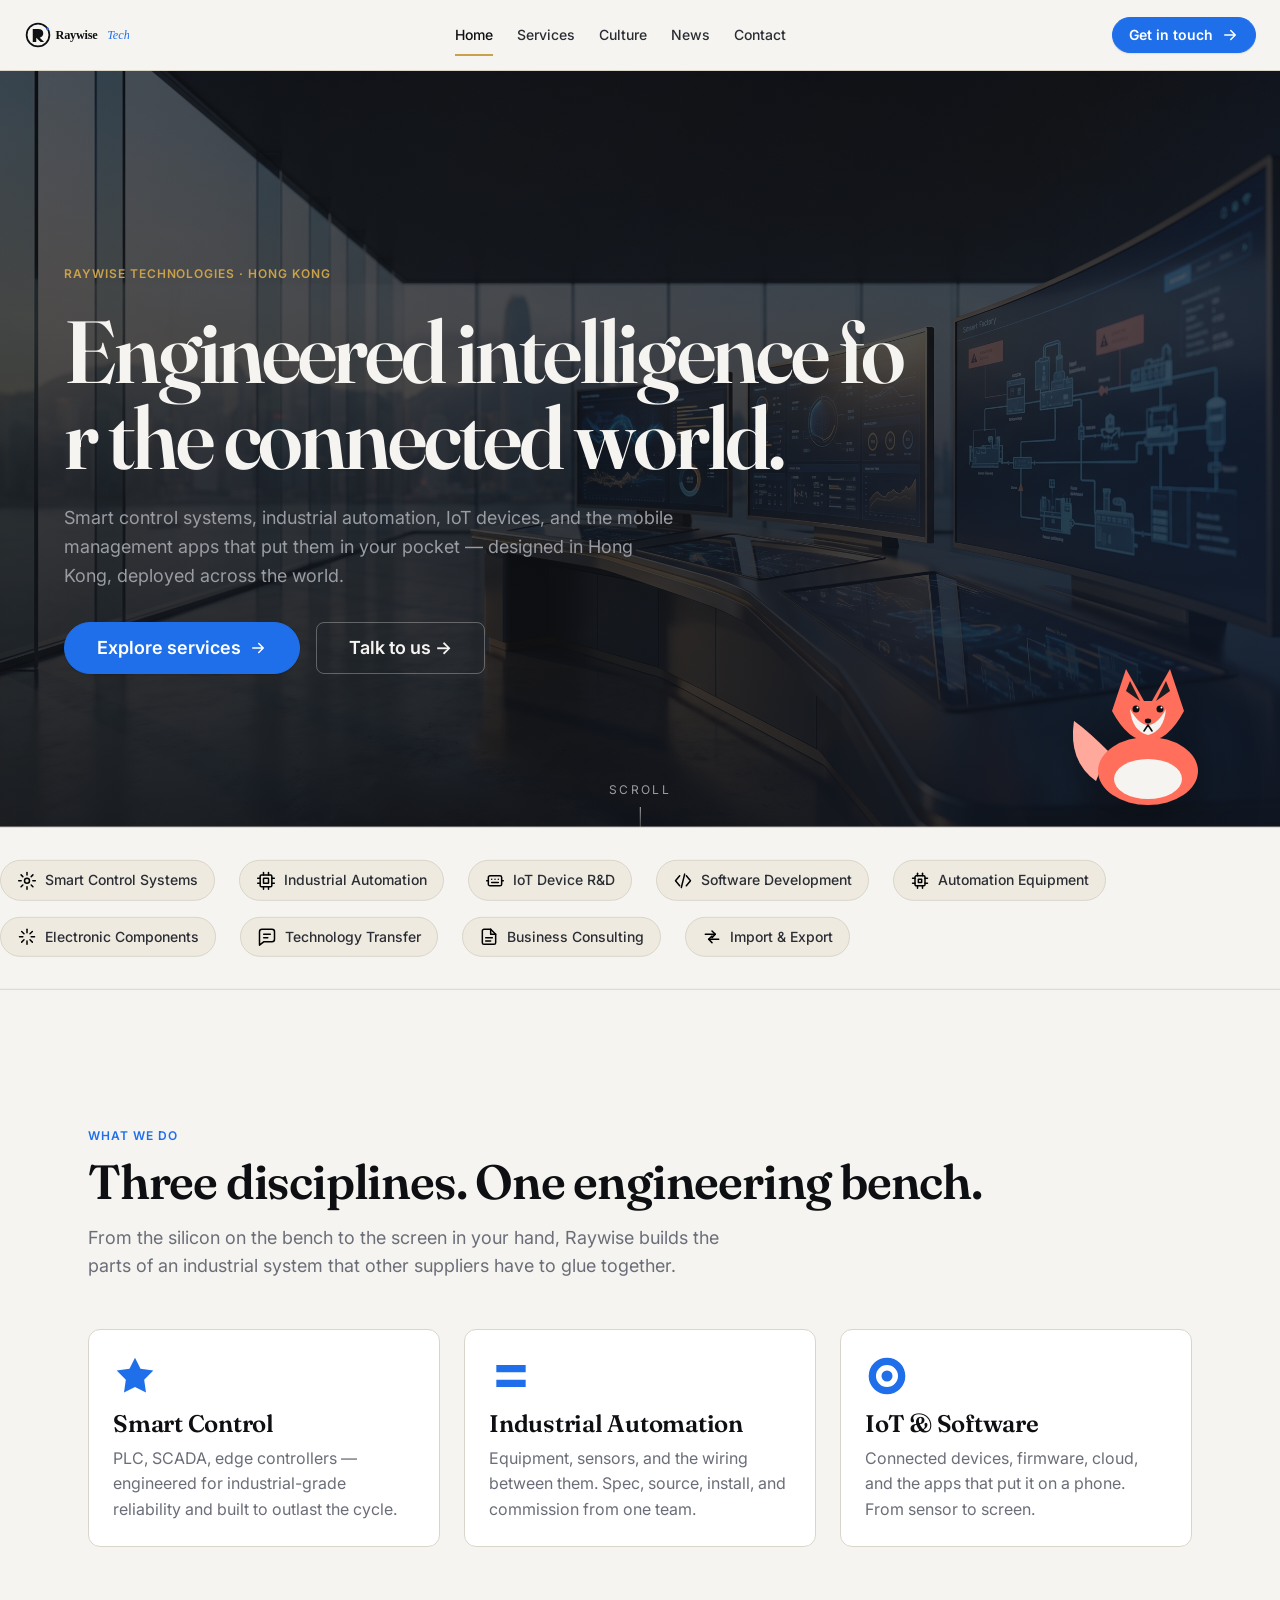
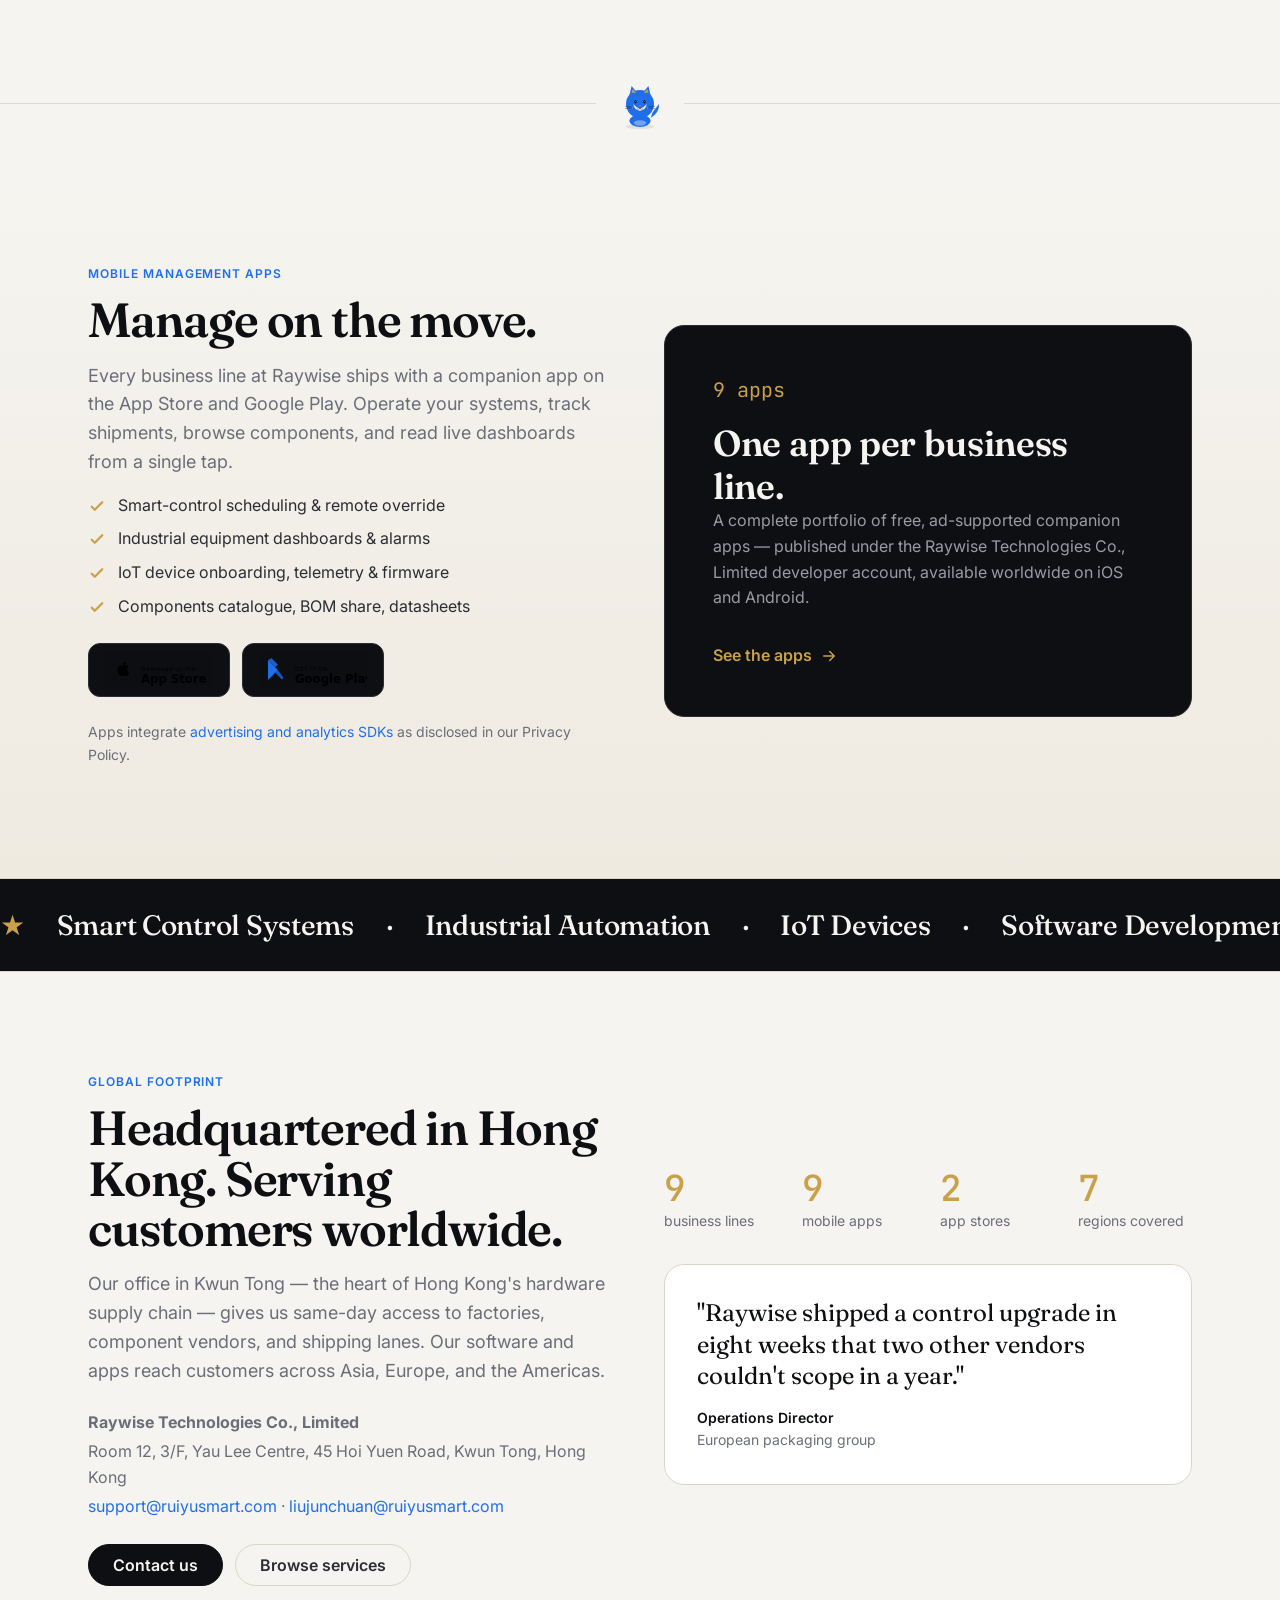
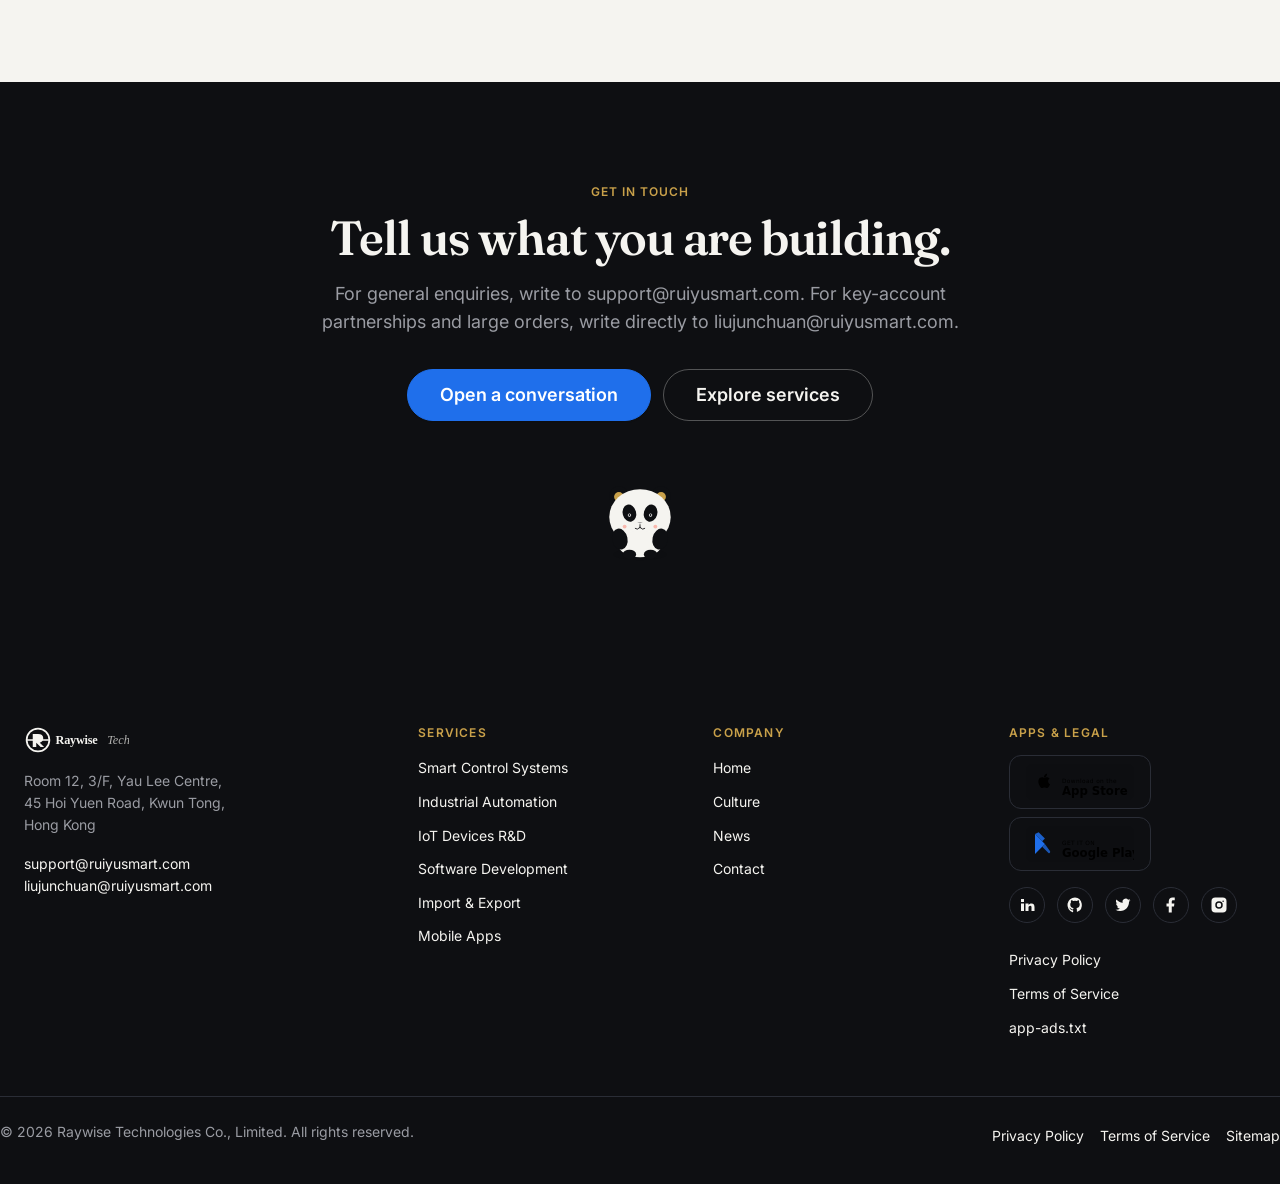
<file: index.html>
<!doctype html>
<html lang="en">
<head>
  <meta charset="UTF-8" />
  <meta name="viewport" content="width=device-width, initial-scale=1, viewport-fit=cover" />
  <meta name="theme-color" content="#0E0F12" />
  <title>Raywise Technologies — Smart Control &amp; Industrial Automation</title>
  <meta name="description" content="Hong Kong technology house delivering smart control systems, industrial automation, IoT devices, and management apps for global B2B customers." />
  <meta name="keywords" content="Raywise Technologies, smart control systems, industrial automation, IoT device R&amp;D, software development, automation equipment, electronic components, Hong Kong technology company" />
  <meta name="robots" content="index, follow" />
  <link rel="canonical" href="https://ruiyusmart.com/" />
  <link rel="icon" type="image/svg+xml" href="images/logo/favicon.svg" />
  <link rel="preconnect" href="https://fonts.googleapis.com" />
  <link rel="preconnect" href="https://fonts.gstatic.com" crossorigin />
  <link rel="preload" as="image" href="images/hero/home.png" />
  <link rel="stylesheet" href="https://fonts.googleapis.com/css2?family=Fraunces:opsz,wght@9..144,500;9..144,600&family=Inter:wght@400;500;600&family=JetBrains+Mono:wght@400;500&display=swap" />
  <link rel="stylesheet" href="css/styles.css" />
  <meta property="og:type" content="website" />
  <meta property="og:site_name" content="Raywise Technologies" />
  <meta property="og:title" content="Raywise Technologies — Smart Control &amp; Industrial Automation" />
  <meta property="og:description" content="Hong Kong technology house delivering smart control systems, industrial automation, IoT devices, and management apps for global B2B customers." />
  <meta property="og:url" content="https://ruiyusmart.com/" />
  <meta property="og:image" content="https://ruiyusmart.com/images/og/og-cover.png" />
  <meta property="og:locale" content="en_US" />
  <meta name="twitter:card" content="summary_large_image" />
  <meta name="twitter:title" content="Raywise Technologies — Smart Control &amp; Industrial Automation" />
  <meta name="twitter:description" content="Hong Kong technology house delivering smart control systems, industrial automation, IoT devices, and management apps for global B2B customers." />
  <meta name="twitter:image" content="https://ruiyusmart.com/images/og/og-cover.png" />

  <script type="application/ld+json">
  {
    "@context": "https://schema.org",
    "@graph": [
      {
        "@type": "Organization",
        "@id": "https://ruiyusmart.com/#organization",
        "name": "Raywise Technologies Co., Limited",
        "url": "https://ruiyusmart.com/",
        "logo": "https://ruiyusmart.com/images/logo/raywise-logo.svg",
        "description": "Hong Kong technology and automation house — smart control systems, industrial automation, IoT devices, software, and mobile management apps.",
        "email": "support@ruiyusmart.com",
        "address": {
          "@type": "PostalAddress",
          "streetAddress": "Room 12, 3/F, Yau Lee Centre, 45 Hoi Yuen Road, Kwun Tong",
          "addressLocality": "Hong Kong",
          "addressCountry": "HK"
        },
        "contactPoint": [
          { "@type": "ContactPoint", "contactType": "customer support", "email": "support@ruiyusmart.com", "availableLanguage": ["English"] },
          { "@type": "ContactPoint", "contactType": "sales", "email": "liujunchuan@ruiyusmart.com", "availableLanguage": ["English"] }
        ],
        "sameAs": [
          "https://apps.apple.com",
          "https://play.google.com"
        ]
      },
      {
        "@type": "WebSite",
        "@id": "https://ruiyusmart.com/#website",
        "url": "https://ruiyusmart.com/",
        "name": "Raywise Technologies",
        "inLanguage": "en",
        "publisher": { "@id": "https://ruiyusmart.com/#organization" },
        "potentialAction": {
          "@type": "SearchAction",
          "target": {
            "@type": "EntryPoint",
            "urlTemplate": "https://ruiyusmart.com/services.html?q={search_term_string}"
          },
          "query-input": "required name=search_term_string"
        }
      }
    ]
  }
  </script>
</head>
<body data-page="home">

  <div id="rwt-header-slot"></div>

  <main id="main" tabindex="-1">

    <!-- HERO -->
    <section class="rwt-hero" data-component="hero" aria-labelledby="hero-title">
      <div class="rwt-hero__media" aria-hidden="true">
        <img src="images/hero/home.png" alt="" width="1920" height="1080" fetchpriority="high" />
        <div class="rwt-hero__overlay"></div>
      </div>
      <div class="rwt-hero__inner">
        <span class="rwt-hero__eyebrow">Raywise Technologies · Hong Kong</span>
        <h1 id="hero-title" class="rwt-hero__title" data-split-text>Engineered intelligence for the connected world.</h1>
        <p class="rwt-hero__lede">Smart control systems, industrial automation, IoT devices, and the mobile management apps that put them in your pocket — designed in Hong Kong, deployed across the world.</p>
        <div class="rwt-hero__cta-row">
          <a class="rwt-button rwt-button--primary rwt-button--pill rwt-button--size-lg" data-magnetic href="services.html">
            <span>Explore services</span>
            <svg class="rwt-button__icon" viewBox="0 0 24 24" aria-hidden="true"><path d="M5 12h14M13 6l6 6-6 6" stroke="currentColor" stroke-width="2" fill="none" stroke-linecap="round" stroke-linejoin="round"/></svg>
          </a>
          <a class="rwt-button rwt-button--ghost rwt-button--invert rwt-button--size-lg" href="contact.html">Talk to us →</a>
        </div>
      </div>
      <img class="rwt-hero__mascot" data-mascot="idle" src="images/animals/fox.svg" alt="Friendly fox engineer mascot waving" />
      <div class="rwt-hero__scroll-hint" aria-hidden="true">
        <span>Scroll</span>
        <span class="rwt-hero__scroll-line"></span>
      </div>
    </section>

    <!-- BRAND STRIP — 9 service lines as chips -->
    <div class="rwt-brand-strip" data-parallax data-parallax-speed="0.08" aria-label="Nine business lines">
      <span class="rwt-brand-strip__item"><img class="rwt-brand-strip__icon" src="images/icons/automation.svg" alt="" /> Smart Control Systems</span>
      <span class="rwt-brand-strip__item"><img class="rwt-brand-strip__icon" src="images/icons/hardware.svg" alt="" /> Industrial Automation</span>
      <span class="rwt-brand-strip__item"><img class="rwt-brand-strip__icon" src="images/icons/iot.svg" alt="" /> IoT Device R&amp;D</span>
      <span class="rwt-brand-strip__item"><img class="rwt-brand-strip__icon" src="images/icons/software.svg" alt="" /> Software Development</span>
      <span class="rwt-brand-strip__item"><img class="rwt-brand-strip__icon" src="images/icons/chip.svg" alt="" /> Automation Equipment</span>
      <span class="rwt-brand-strip__item"><img class="rwt-brand-strip__icon" src="images/icons/spark.svg" alt="" /> Electronic Components</span>
      <span class="rwt-brand-strip__item"><img class="rwt-brand-strip__icon" src="images/icons/consulting.svg" alt="" /> Technology Transfer</span>
      <span class="rwt-brand-strip__item"><img class="rwt-brand-strip__icon" src="images/icons/document.svg" alt="" /> Business Consulting</span>
      <span class="rwt-brand-strip__item"><img class="rwt-brand-strip__icon" src="images/icons/import-export.svg" alt="" /> Import &amp; Export</span>
    </div>

    <!-- VALUE PILLARS -->
    <section class="rwt-section" aria-labelledby="pillars-title">
      <div class="rwt-container">
        <div class="rwt-section-header rwt-reveal">
          <span class="rwt-section-header__eyebrow">What we do</span>
          <h2 id="pillars-title" class="rwt-section-header__title">Three disciplines. One engineering bench.</h2>
          <p class="rwt-section-header__lede">From the silicon on the bench to the screen in your hand, Raywise builds the parts of an industrial system that other suppliers have to glue together.</p>
        </div>

        <div class="rwt-grid rwt-grid--3">
          <article class="rwt-value rwt-reveal">
            <svg class="rwt-value__icon" viewBox="0 0 24 24" aria-hidden="true"><path d="M12 2l3 6 7 1-5 5 1 7-6-3-6 3 1-7-5-5 7-1z" fill="currentColor"/></svg>
            <h3 class="rwt-value__title">Smart Control</h3>
            <p class="rwt-value__body">PLC, SCADA, edge controllers — engineered for industrial-grade reliability and built to outlast the cycle.</p>
          </article>
          <article class="rwt-value rwt-reveal">
            <svg class="rwt-value__icon" viewBox="0 0 24 24" aria-hidden="true"><path d="M4 6h16v4H4zM4 14h16v4H4zM2 8h2M2 16h2" fill="currentColor"/></svg>
            <h3 class="rwt-value__title">Industrial Automation</h3>
            <p class="rwt-value__body">Equipment, sensors, and the wiring between them. Spec, source, install, and commission from one team.</p>
          </article>
          <article class="rwt-value rwt-reveal">
            <svg class="rwt-value__icon" viewBox="0 0 24 24" aria-hidden="true"><path d="M12 2a10 10 0 100 20 10 10 0 000-20zm0 4a6 6 0 110 12 6 6 0 010-12zm0 3a3 3 0 100 6 3 3 0 000-6z" fill="currentColor"/></svg>
            <h3 class="rwt-value__title">IoT &amp; Software</h3>
            <p class="rwt-value__body">Connected devices, firmware, cloud, and the apps that put it on a phone. From sensor to screen.</p>
          </article>
        </div>
      </div>
    </section>

    <!-- SECTION DIVIDER with mascot -->
    <div class="rwt-section-divider" aria-hidden="true">
      <div class="rwt-section-divider__rule"></div>
      <img class="rwt-section-divider__mascot" data-mascot="idle" src="images/animals/cat.svg" alt="" />
      <div class="rwt-section-divider__rule"></div>
    </div>

    <!-- MOBILE APPS PROMO -->
    <section class="rwt-section rwt-section--warm" id="apps" aria-labelledby="apps-title">
      <div class="rwt-container">
        <div class="rwt-grid rwt-grid--2" style="align-items:center; gap: var(--space-12);">
          <div class="rwt-reveal">
            <span class="rwt-section-header__eyebrow">Mobile management apps</span>
            <h2 id="apps-title" class="rwt-section-header__title">Manage on the move.</h2>
            <p class="rwt-section-header__lede">Every business line at Raywise ships with a companion app on the App Store and Google Play. Operate your systems, track shipments, browse components, and read live dashboards from a single tap.</p>
            <ul class="rwt-service__list">
              <li>Smart-control scheduling &amp; remote override</li>
              <li>Industrial equipment dashboards &amp; alarms</li>
              <li>IoT device onboarding, telemetry &amp; firmware</li>
              <li>Components catalogue, BOM share, datasheets</li>
            </ul>
            <div class="rwt-cluster">
              <a class="rwt-store-badge" href="https://apps.apple.com" rel="noopener noreferrer" target="_blank" aria-label="Download on the App Store"><img src="images/icons/app-store.svg" alt="" /></a>
              <a class="rwt-store-badge" href="https://play.google.com" rel="noopener noreferrer" target="_blank" aria-label="Get it on Google Play"><img src="images/icons/google-play.svg" alt="" /></a>
            </div>
            <p class="rwt-text-muted rwt-mt-6" style="font-size: var(--text-body-sm);">
              Apps integrate <a href="privacy.html#apps">advertising and analytics SDKs</a> as disclosed in our Privacy Policy.
            </p>
          </div>
          <div class="rwt-reveal">
            <div class="rwt-card rwt-card--featured rwt-card--ink" style="padding: var(--space-12);">
              <span class="rwt-card__kicker">9 apps</span>
              <h3 class="rwt-card__title" style="font-size: var(--text-display-md);">One app per business line.</h3>
              <p style="color: var(--color-text-invert-muted);">A complete portfolio of free, ad-supported companion apps — published under the Raywise Technologies Co., Limited developer account, available worldwide on iOS and Android.</p>
              <a class="rwt-card__cta" href="services.html#apps">
                See the apps
                <svg class="rwt-button__icon" viewBox="0 0 24 24" aria-hidden="true"><path d="M5 12h14M13 6l6 6-6 6" stroke="currentColor" stroke-width="2" fill="none" stroke-linecap="round" stroke-linejoin="round"/></svg>
              </a>
            </div>
          </div>
        </div>
      </div>
    </section>

    <!-- MARQUEE -->
    <div class="rwt-marquee" data-component="marquee" aria-label="Service marquee">
      <div class="rwt-marquee__track">
        <span class="rwt-marquee__item rwt-marquee__item--accent">★</span>
        <span class="rwt-marquee__item">Smart Control Systems</span>
        <span class="rwt-marquee__item">·</span>
        <span class="rwt-marquee__item">Industrial Automation</span>
        <span class="rwt-marquee__item">·</span>
        <span class="rwt-marquee__item">IoT Devices</span>
        <span class="rwt-marquee__item">·</span>
        <span class="rwt-marquee__item">Software Development</span>
        <span class="rwt-marquee__item">·</span>
        <span class="rwt-marquee__item">Automation Equipment</span>
        <span class="rwt-marquee__item">·</span>
        <span class="rwt-marquee__item">Electronic Components</span>
        <span class="rwt-marquee__item">·</span>
        <span class="rwt-marquee__item">Technology Transfer</span>
        <span class="rwt-marquee__item">·</span>
        <span class="rwt-marquee__item">Business Consulting</span>
        <span class="rwt-marquee__item">·</span>
        <span class="rwt-marquee__item">Import &amp; Export</span>
        <!-- duplicate for seamless loop -->
        <span class="rwt-marquee__item rwt-marquee__item--accent" aria-hidden="true">★</span>
        <span class="rwt-marquee__item" aria-hidden="true">Smart Control Systems</span>
        <span class="rwt-marquee__item" aria-hidden="true">·</span>
        <span class="rwt-marquee__item" aria-hidden="true">Industrial Automation</span>
        <span class="rwt-marquee__item" aria-hidden="true">·</span>
        <span class="rwt-marquee__item" aria-hidden="true">IoT Devices</span>
        <span class="rwt-marquee__item" aria-hidden="true">·</span>
        <span class="rwt-marquee__item" aria-hidden="true">Software Development</span>
        <span class="rwt-marquee__item" aria-hidden="true">·</span>
        <span class="rwt-marquee__item" aria-hidden="true">Automation Equipment</span>
        <span class="rwt-marquee__item" aria-hidden="true">·</span>
        <span class="rwt-marquee__item" aria-hidden="true">Electronic Components</span>
        <span class="rwt-marquee__item" aria-hidden="true">·</span>
        <span class="rwt-marquee__item" aria-hidden="true">Technology Transfer</span>
        <span class="rwt-marquee__item" aria-hidden="true">·</span>
        <span class="rwt-marquee__item" aria-hidden="true">Business Consulting</span>
        <span class="rwt-marquee__item" aria-hidden="true">·</span>
        <span class="rwt-marquee__item" aria-hidden="true">Import &amp; Export</span>
      </div>
    </div>

    <!-- STATS / GLOBAL FOOTPRINT -->
    <section class="rwt-section" aria-labelledby="footprint-title">
      <div class="rwt-container">
        <div class="rwt-grid rwt-grid--2" style="align-items:center; gap: var(--space-12);">
          <div class="rwt-reveal">
            <span class="rwt-section-header__eyebrow">Global footprint</span>
            <h2 id="footprint-title" class="rwt-section-header__title">Headquartered in Hong Kong. Serving customers worldwide.</h2>
            <p class="rwt-section-header__lede">Our office in Kwun Tong — the heart of Hong Kong's hardware supply chain — gives us same-day access to factories, component vendors, and shipping lanes. Our software and apps reach customers across Asia, Europe, and the Americas.</p>
            <div class="rwt-mt-6">
              <p class="rwt-text-muted" style="margin-bottom: var(--space-1);"><strong>Raywise Technologies Co., Limited</strong></p>
              <p class="rwt-text-muted" style="margin-bottom: var(--space-1);">Room 12, 3/F, Yau Lee Centre, 45 Hoi Yuen Road, Kwun Tong, Hong Kong</p>
              <p class="rwt-text-muted"><a href="mailto:support@ruiyusmart.com">support@ruiyusmart.com</a> · <a href="mailto:liujunchuan@ruiyusmart.com">liujunchuan@ruiyusmart.com</a></p>
            </div>
            <div class="rwt-cluster rwt-mt-6">
              <a class="rwt-button rwt-button--secondary rwt-button--pill" href="contact.html">Contact us</a>
              <a class="rwt-button rwt-button--ghost rwt-button--pill" href="services.html">Browse services</a>
            </div>
          </div>
          <div class="rwt-reveal">
            <div class="rwt-grid-stats">
              <div class="rwt-stat"><span class="rwt-stat__value">9</span><span class="rwt-stat__caption">business lines</span></div>
              <div class="rwt-stat"><span class="rwt-stat__value">9</span><span class="rwt-stat__caption">mobile apps</span></div>
              <div class="rwt-stat"><span class="rwt-stat__value">2</span><span class="rwt-stat__caption">app stores</span></div>
              <div class="rwt-stat"><span class="rwt-stat__value">7</span><span class="rwt-stat__caption">regions covered</span></div>
            </div>
            <figure class="rwt-testimonial rwt-mt-8">
              <blockquote class="rwt-testimonial__quote">"Raywise shipped a control upgrade in eight weeks that two other vendors couldn't scope in a year."</blockquote>
              <figcaption class="rwt-testimonial__cite">
                <span class="rwt-testimonial__name">Operations Director</span>
                <span class="rwt-testimonial__org">European packaging group</span>
              </figcaption>
            </figure>
          </div>
        </div>
      </div>
    </section>

    <!-- CTA -->
    <section class="rwt-section rwt-section--dark" aria-labelledby="cta-title">
      <div class="rwt-container rwt-text-center">
        <div class="rwt-reveal">
          <span class="rwt-section-header__eyebrow" style="color: var(--color-gold);">Get in touch</span>
          <h2 id="cta-title" class="rwt-section-header__title">Tell us what you are building.</h2>
          <p class="rwt-section-header__lede" style="margin: 0 auto var(--space-8);">For general enquiries, write to support@ruiyusmart.com. For key-account partnerships and large orders, write directly to liujunchuan@ruiyusmart.com.</p>
          <div class="rwt-cluster" style="justify-content:center;">
            <a class="rwt-button rwt-button--primary rwt-button--pill rwt-button--size-lg" data-magnetic href="contact.html">Open a conversation</a>
            <a class="rwt-button rwt-button--invert rwt-button--pill rwt-button--size-lg" href="services.html">Explore services</a>
          </div>
          <div class="rwt-mt-12" aria-hidden="true">
            <img src="images/animals/panda.svg" alt="" style="width:96px;height:96px;margin:0 auto;animation:rwt-mascot-idle 3.6s var(--ease-in-out) infinite;" />
          </div>
        </div>
      </div>
    </section>

  </main>

  <div id="rwt-footer-slot">
<footer class="rwt-footer" data-component="footer">
  <div class="rwt-footer__inner">
    <div class="rwt-footer__col rwt-footer__brand">
      <img src="images/logo/raywise-logo-mono.svg" width="140" height="28" alt="Raywise" />
      <p class="rwt-footer__address">
        Room 12, 3/F, Yau Lee Centre,<br />
        45 Hoi Yuen Road, Kwun Tong,<br />
        Hong Kong
      </p>
      <a class="rwt-footer__email" href="mailto:support@ruiyusmart.com">support@ruiyusmart.com</a>
      <a class="rwt-footer__email" href="mailto:liujunchuan@ruiyusmart.com">liujunchuan@ruiyusmart.com</a>
    </div>
    <div class="rwt-footer__col">
      <h3>Services</h3>
      <ul>
        <li><a href="services.html#smart-control">Smart Control Systems</a></li>
        <li><a href="services.html#industrial-automation">Industrial Automation</a></li>
        <li><a href="services.html#iot">IoT Devices R&amp;D</a></li>
        <li><a href="services.html#software">Software Development</a></li>
        <li><a href="services.html#import-export">Import &amp; Export</a></li>
        <li><a href="services.html#apps">Mobile Apps</a></li>
      </ul>
    </div>
    <div class="rwt-footer__col">
      <h3>Company</h3>
      <ul>
        <li><a href="/">Home</a></li>
        <li><a href="culture.html">Culture</a></li>
        <li><a href="news.html">News</a></li>
        <li><a href="contact.html">Contact</a></li>
      </ul>
    </div>
    <div class="rwt-footer__col">
      <h3>Apps &amp; Legal</h3>
      <div class="rwt-footer__stores">
        <a class="rwt-store-badge" href="https://apps.apple.com" rel="noopener noreferrer" target="_blank" aria-label="Download on the App Store"><img src="images/icons/app-store.svg" alt="" /></a>
        <a class="rwt-store-badge" href="https://play.google.com" rel="noopener noreferrer" target="_blank" aria-label="Get it on Google Play"><img src="images/icons/google-play.svg" alt="" /></a>
      </div>
      <ul class="rwt-footer__social" aria-label="Social">
        <li><a href="#" aria-label="LinkedIn"><svg viewBox="0 0 24 24" aria-hidden="true"><path d="M4 4h4v4H4zM4 10h4v10H4zM10 10h4v2c.7-1.2 2-2 4-2 3 0 4 2 4 5v5h-4v-5c0-1-.3-2-1.5-2S14 14 14 15v5h-4z" fill="currentColor"/></svg></a></li>
        <li><a href="#" aria-label="GitHub"><svg viewBox="0 0 24 24" aria-hidden="true"><path d="M12 2a10 10 0 00-3.2 19.5c.5.1.7-.2.7-.5v-2c-2.8.6-3.4-1.2-3.4-1.2-.5-1.2-1.2-1.5-1.2-1.5-1-.6.1-.6.1-.6 1 .1 1.5 1 1.5 1 1 1.6 2.5 1.2 3 .9.1-.7.4-1.2.7-1.5-2.2-.3-4.5-1.1-4.5-5 0-1.1.4-2 1-2.7-.1-.3-.4-1.3.1-2.7 0 0 .8-.3 2.7 1a9.4 9.4 0 015 0c1.9-1.3 2.7-1 2.7-1 .5 1.4.2 2.4.1 2.7.6.7 1 1.6 1 2.7 0 3.9-2.3 4.7-4.5 5 .4.3.7.9.7 1.8v2.7c0 .3.2.6.7.5A10 10 0 0012 2z" fill="currentColor"/></svg></a></li>
        <li><a href="#" aria-label="Twitter"><svg viewBox="0 0 24 24" aria-hidden="true"><path d="M22 5.8c-.7.3-1.5.5-2.4.6.9-.5 1.5-1.3 1.8-2.3-.8.5-1.7.8-2.6 1A4.1 4.1 0 0011.7 9c-3.4-.2-6.4-1.8-8.4-4.3a4.1 4.1 0 001.3 5.5c-.7 0-1.3-.2-1.9-.5 0 2 1.4 3.7 3.3 4.1-.6.2-1.3.2-1.9.1.5 1.7 2.1 2.9 4 2.9A8.3 8.3 0 012 18.3 11.7 11.7 0 008.3 20c7.5 0 11.7-6.3 11.7-11.7v-.5c.8-.6 1.5-1.3 2-2.1z" fill="currentColor"/></svg></a></li>
        <li><a href="#" aria-label="Facebook"><svg viewBox="0 0 24 24" aria-hidden="true"><path d="M13 22v-8h3l.5-4H13V7.5c0-1.2.3-2 2-2h2V2.1c-.3 0-1.6-.1-3-.1-3 0-5 1.8-5 5.2V10H6v4h3v8h4z" fill="currentColor"/></svg></a></li>
        <li><a href="#" aria-label="Instagram"><svg viewBox="0 0 24 24" aria-hidden="true"><path d="M7 2h10a5 5 0 015 5v10a5 5 0 01-5 5H7a5 5 0 01-5-5V7a5 5 0 015-5zm5 5a5 5 0 100 10 5 5 0 000-10zm0 2a3 3 0 110 6 3 3 0 010-6zm5.5-3a1 1 0 100 2 1 1 0 000-2z" fill="currentColor"/></svg></a></li>
      </ul>
      <ul style="margin-top:var(--space-4);">
        <li><a href="privacy.html">Privacy Policy</a></li>
        <li><a href="terms.html">Terms of Service</a></li>
        <li><a href="app-ads.txt">app-ads.txt</a></li>
      </ul>
    </div>
  </div>
  <div class="rwt-footer__legal">
    <p>&copy; 2026 Raywise Technologies Co., Limited. All rights reserved.</p>
    <ul>
      <li><a href="privacy.html">Privacy Policy</a></li>
      <li><a href="terms.html">Terms of Service</a></li>
      <li><a href="sitemap.xml">Sitemap</a></li>
    </ul>
  </div>
</footer>
</div>

  <script src="js/partials.js" defer></script>
  <script src="js/animations.js" defer></script>
  <script src="js/app.js" defer></script>
</body>
</html>
</file>
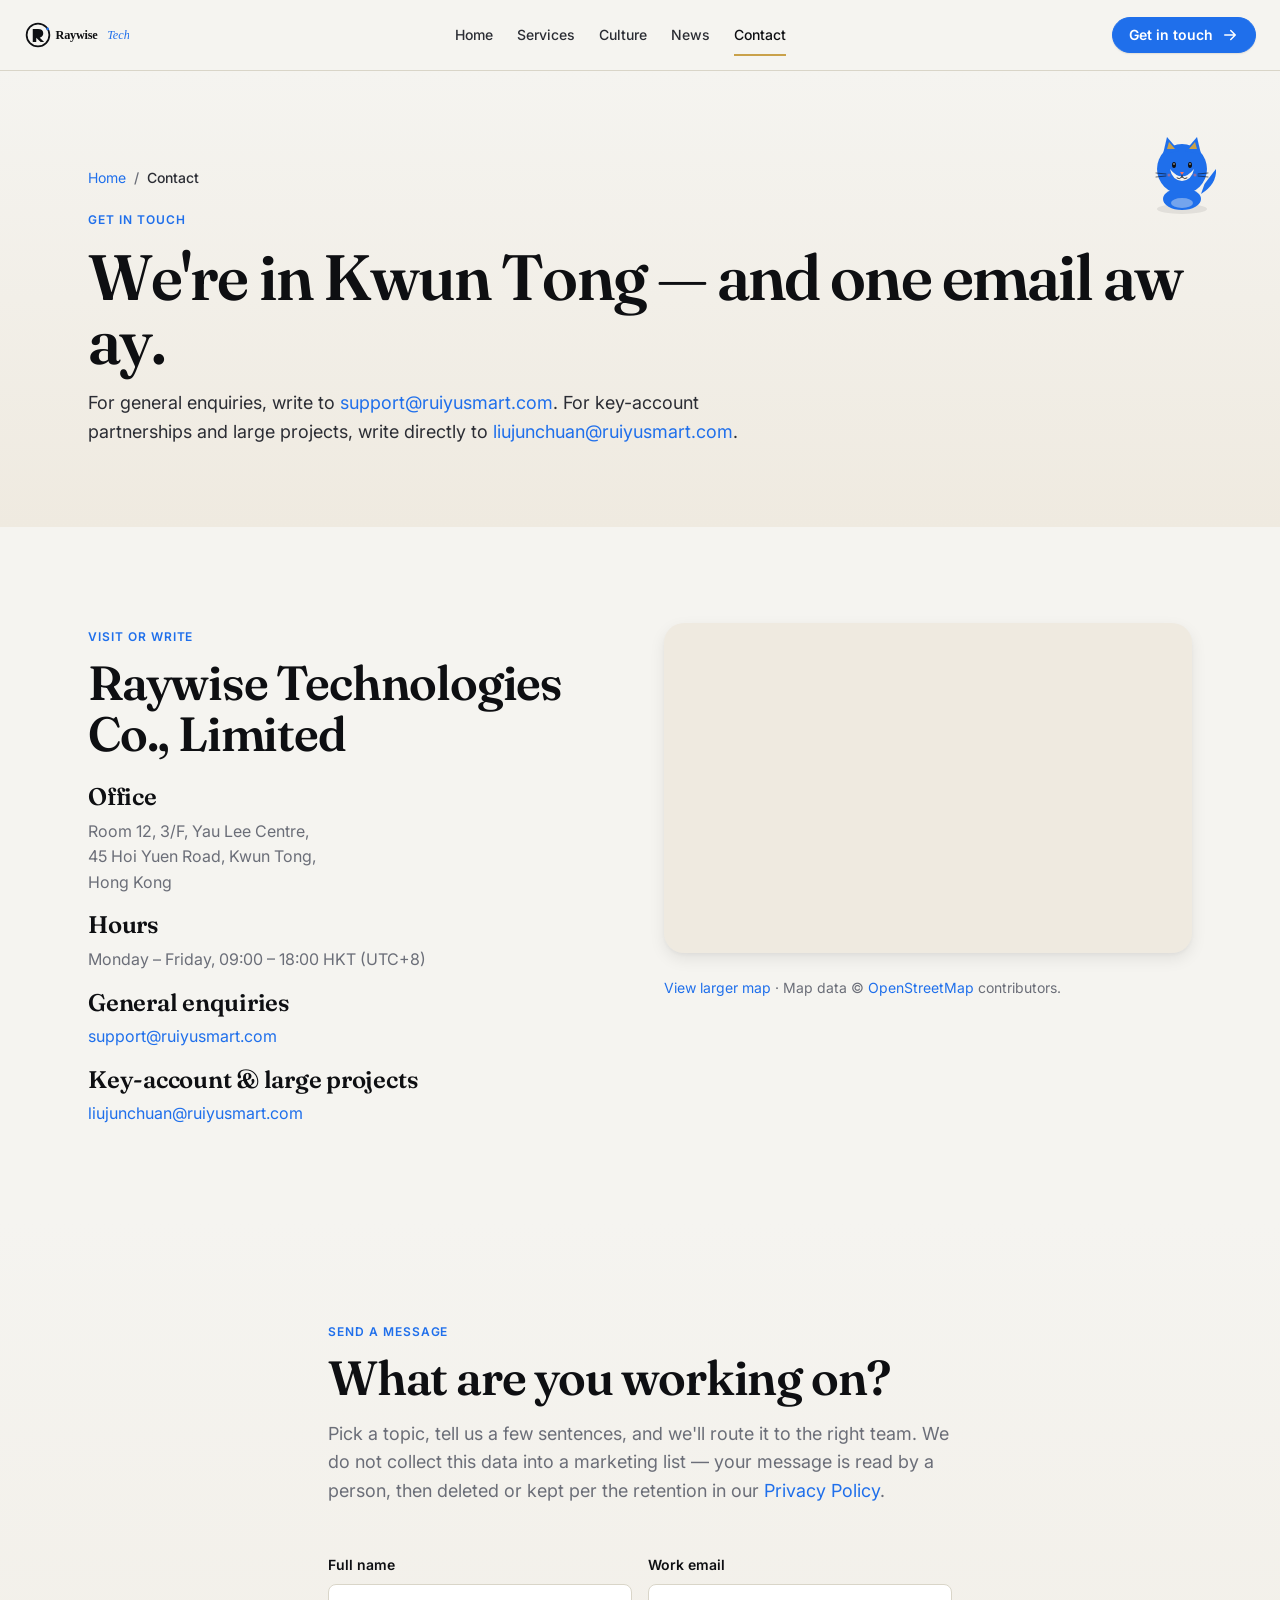
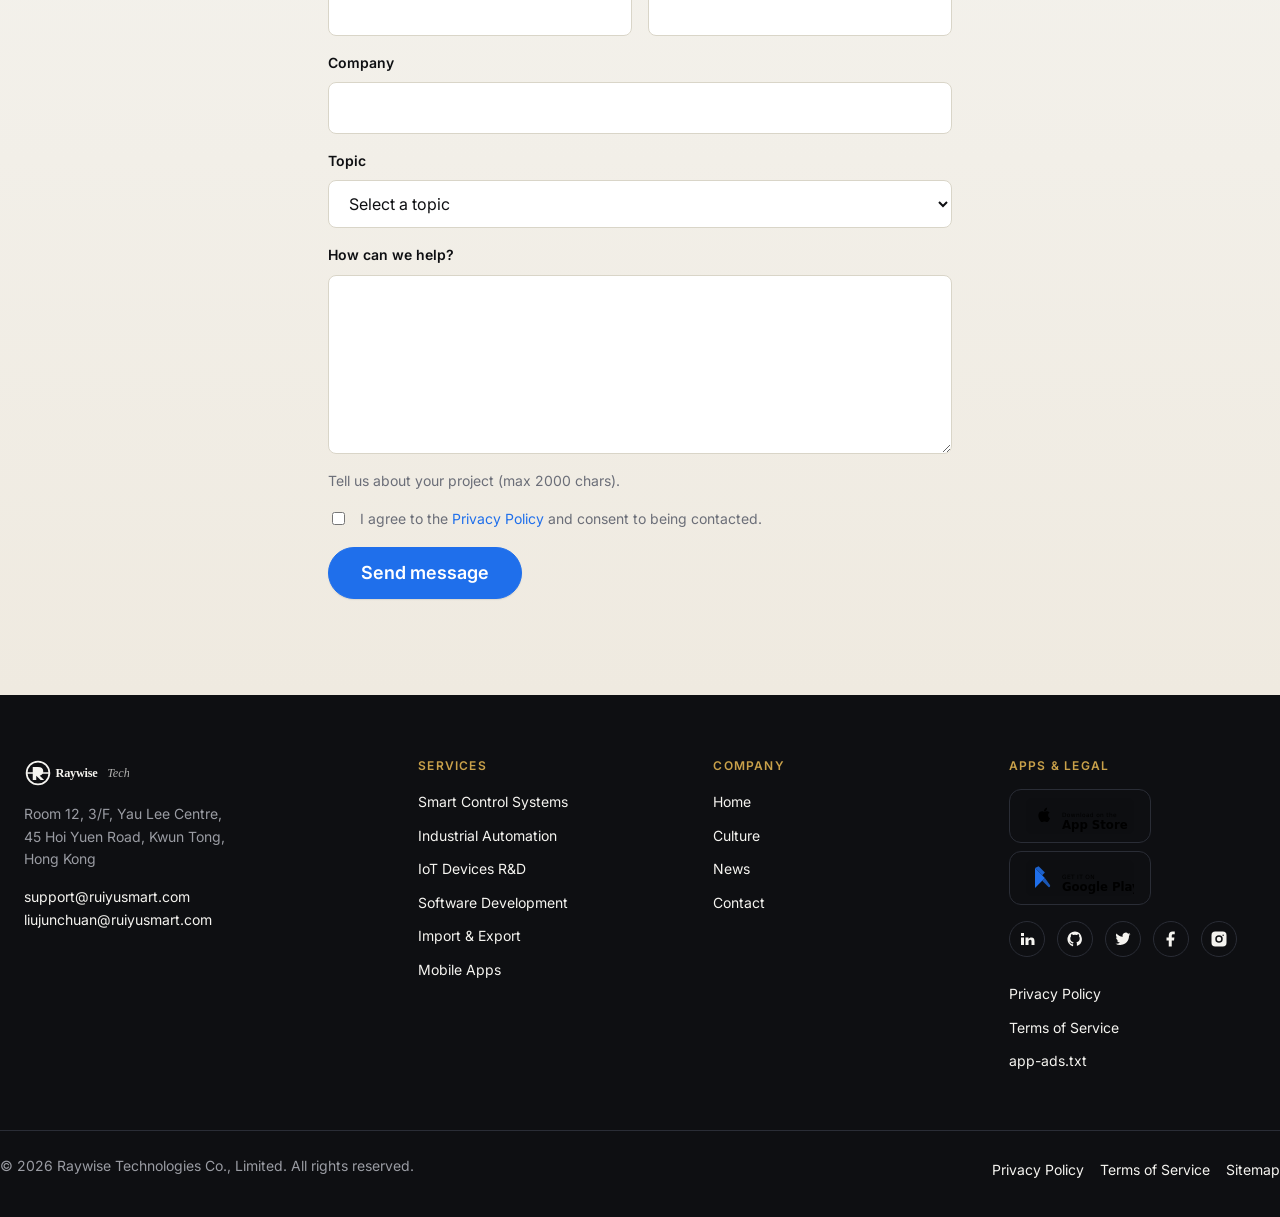
<file: contact.html>
<!doctype html>
<html lang="en">
<head>
  <meta charset="UTF-8" />
  <meta name="viewport" content="width=device-width, initial-scale=1, viewport-fit=cover" />
  <meta name="theme-color" content="#0E0F12" />
  <title>Contact Us — Raywise Technologies Hong Kong</title>
  <meta name="description" content="Get in touch with Raywise Technologies in Kwun Tong, Hong Kong — support for general enquiries, key-account partnerships, and global opportunities." />
  <meta name="keywords" content="contact Raywise, Raywise support, Hong Kong technology company contact, Kwun Tong office, key account contact, smart control system enquiry, industrial automation enquiry" />
  <meta name="robots" content="index, follow" />
  <link rel="canonical" href="https://ruiyusmart.com/contact.html" />
  <link rel="icon" type="image/svg+xml" href="images/logo/favicon.svg" />
  <link rel="preconnect" href="https://fonts.googleapis.com" />
  <link rel="preconnect" href="https://fonts.gstatic.com" crossorigin />
  <link rel="stylesheet" href="https://fonts.googleapis.com/css2?family=Fraunces:opsz,wght@9..144,500;9..144,600&family=Inter:wght@400;500;600&family=JetBrains+Mono:wght@400;500&display=swap" />
  <link rel="stylesheet" href="css/styles.css" />
  <meta property="og:type" content="website" />
  <meta property="og:site_name" content="Raywise Technologies" />
  <meta property="og:title" content="Contact Us — Raywise Technologies Hong Kong" />
  <meta property="og:description" content="Get in touch with Raywise Technologies in Kwun Tong, Hong Kong — support for general enquiries, key-account partnerships, and global opportunities." />
  <meta property="og:url" content="https://ruiyusmart.com/contact.html" />
  <meta property="og:image" content="https://ruiyusmart.com/images/og/og-cover.png" />
  <meta property="og:locale" content="en_US" />
  <meta name="twitter:card" content="summary_large_image" />
  <meta name="twitter:title" content="Contact Us — Raywise Technologies Hong Kong" />
  <meta name="twitter:description" content="Get in touch with Raywise Technologies in Kwun Tong, Hong Kong — support for general enquiries, key-account partnerships, and global opportunities." />
  <meta name="twitter:image" content="https://ruiyusmart.com/images/og/og-cover.png" />

  <script type="application/ld+json">
  {
    "@context": "https://schema.org",
    "@graph": [
      {
        "@type": "Organization",
        "@id": "https://ruiyusmart.com/#organization",
        "name": "Raywise Technologies Co., Limited",
        "url": "https://ruiyusmart.com/",
        "logo": "https://ruiyusmart.com/images/logo/raywise-logo.svg",
        "email": "support@ruiyusmart.com",
        "address": { "@type": "PostalAddress", "streetAddress": "Room 12, 3/F, Yau Lee Centre, 45 Hoi Yuen Road, Kwun Tong", "addressLocality": "Hong Kong", "addressCountry": "HK" }
      },
      {
        "@type": "ContactPage",
        "@id": "https://ruiyusmart.com/contact.html#page",
        "url": "https://ruiyusmart.com/contact.html",
        "name": "Contact — Raywise Technologies",
        "isPartOf": { "@id": "https://ruiyusmart.com/#website" },
        "publisher": { "@id": "https://ruiyusmart.com/#organization" },
        "inLanguage": "en",
        "mainEntity": {
          "@type": "Organization",
          "name": "Raywise Technologies Co., Limited",
          "address": { "@type": "PostalAddress", "streetAddress": "Room 12, 3/F, Yau Lee Centre, 45 Hoi Yuen Road, Kwun Tong", "addressLocality": "Hong Kong", "addressCountry": "HK" },
          "contactPoint": [
            { "@type": "ContactPoint", "contactType": "customer support", "email": "support@ruiyusmart.com", "availableLanguage": ["English"] },
            { "@type": "ContactPoint", "contactType": "sales", "email": "liujunchuan@ruiyusmart.com", "availableLanguage": ["English"] }
          ]
        }
      },
      {
        "@type": "BreadcrumbList",
        "itemListElement": [
          { "@type": "ListItem", "position": 1, "name": "Home", "item": "https://ruiyusmart.com/" },
          { "@type": "ListItem", "position": 2, "name": "Contact", "item": "https://ruiyusmart.com/contact.html" }
        ]
      }
    ]
  }
  </script>
</head>
<body data-page="contact">

  <div id="rwt-header-slot"></div>

  <main id="main" tabindex="-1">

    <!-- PAGE HERO -->
    <section class="rwt-page-hero" aria-labelledby="page-title">
      <div class="rwt-container">
        <nav class="rwt-breadcrumbs rwt-mb-4" aria-label="Breadcrumb">
          <ol>
            <li><a href="/">Home</a></li>
            <li aria-current="page">Contact</li>
          </ol>
        </nav>
        <span class="rwt-page-hero__eyebrow">Get in touch</span>
        <h1 id="page-title" class="rwt-page-hero__title" data-split-text>We're in Kwun Tong — and one email away.</h1>
        <p class="rwt-page-hero__lede">For general enquiries, write to <a href="mailto:support@ruiyusmart.com">support@ruiyusmart.com</a>. For key-account partnerships and large projects, write directly to <a href="mailto:liujunchuan@ruiyusmart.com">liujunchuan@ruiyusmart.com</a>.</p>
      </div>
      <img class="rwt-page-hero__mascot" data-mascot="idle" src="images/animals/cat.svg" alt="" />
    </section>

    <!-- ADDRESS + EMAILS + MAP -->
    <section class="rwt-section" aria-labelledby="reach-title">
      <div class="rwt-container">
        <div class="rwt-grid rwt-grid--2" style="align-items:start; gap: var(--space-12);">
          <div class="rwt-reveal">
            <span class="rwt-section-header__eyebrow">Visit or write</span>
            <h2 id="reach-title" class="rwt-section-header__title">Raywise Technologies Co., Limited</h2>
            <div class="rwt-stack rwt-mt-6">
              <div>
                <h3 style="font-size: var(--text-h3); margin-bottom: var(--space-2);">Office</h3>
                <p class="rwt-text-muted" style="margin: 0;">
                  Room 12, 3/F, Yau Lee Centre,<br />
                  45 Hoi Yuen Road, Kwun Tong,<br />
                  Hong Kong
                </p>
              </div>
              <div>
                <h3 style="font-size: var(--text-h3); margin-bottom: var(--space-2);">Hours</h3>
                <p class="rwt-text-muted" style="margin: 0;">Monday – Friday, 09:00 – 18:00 HKT (UTC+8)</p>
              </div>
              <div>
                <h3 style="font-size: var(--text-h3); margin-bottom: var(--space-2);">General enquiries</h3>
                <p class="rwt-text-muted" style="margin: 0;">
                  <a href="mailto:support@ruiyusmart.com">support@ruiyusmart.com</a>
                </p>
              </div>
              <div>
                <h3 style="font-size: var(--text-h3); margin-bottom: var(--space-2);">Key-account &amp; large projects</h3>
                <p class="rwt-text-muted" style="margin: 0;">
                  <a href="mailto:liujunchuan@ruiyusmart.com">liujunchuan@ruiyusmart.com</a>
                </p>
              </div>
            </div>
          </div>
          <div class="rwt-reveal">
            <iframe
              class="rwt-map"
              title="Raywise Technologies office on OpenStreetMap — Kwun Tong, Hong Kong"
              src="https://www.openstreetmap.org/export/embed.html?bbox=114.2200%2C22.3090%2C114.2350%2C22.3180&amp;layer=mapnik&amp;marker=22.3135%2C114.2275"
              loading="lazy"
              referrerpolicy="no-referrer-when-downgrade"
              allowfullscreen></iframe>
            <p class="rwt-text-muted rwt-mt-4" style="font-size: var(--text-body-sm);">
              <a href="https://www.openstreetmap.org/?mlat=22.3135&amp;mlon=114.2275#map=17/22.3135/114.2275" rel="noopener noreferrer" target="_blank">View larger map</a>
              · Map data © <a href="https://www.openstreetmap.org/copyright" rel="noopener noreferrer" target="_blank">OpenStreetMap</a> contributors.
            </p>
          </div>
        </div>
      </div>
    </section>

    <!-- CONTACT FORM -->
    <section class="rwt-section rwt-section--warm" aria-labelledby="form-title">
      <div class="rwt-container rwt-container--narrow">
        <div class="rwt-section-header rwt-reveal">
          <span class="rwt-section-header__eyebrow">Send a message</span>
          <h2 id="form-title" class="rwt-section-header__title">What are you working on?</h2>
          <p class="rwt-section-header__lede">Pick a topic, tell us a few sentences, and we'll route it to the right team. We do not collect this data into a marketing list — your message is read by a person, then deleted or kept per the retention in our <a href="privacy.html">Privacy Policy</a>.</p>
        </div>

        <form class="rwt-contact-form rwt-reveal" data-component="contact-form" novalidate>
          <div class="rwt-contact-form__row">
            <label class="rwt-input">
              <span class="rwt-input__label">Full name</span>
              <input class="rwt-input__field" type="text" name="name" required autocomplete="name" />
            </label>
            <label class="rwt-input">
              <span class="rwt-input__label">Work email</span>
              <input class="rwt-input__field" type="email" name="email" required autocomplete="email" />
            </label>
          </div>
          <label class="rwt-input">
            <span class="rwt-input__label">Company</span>
            <input class="rwt-input__field" type="text" name="company" autocomplete="organization" />
          </label>
          <label class="rwt-input">
            <span class="rwt-input__label">Topic</span>
            <select class="rwt-input__field" name="topic" required>
              <option value="">Select a topic</option>
              <option>Smart Control Systems</option>
              <option>Industrial Automation</option>
              <option>IoT Devices R&amp;D</option>
              <option>Software Development</option>
              <option>Automation Equipment</option>
              <option>Electronic Components</option>
              <option>Technology Transfer</option>
              <option>Business Consulting</option>
              <option>Import / Export</option>
              <option>Press &amp; media</option>
            </select>
          </label>
          <label class="rwt-textarea">
            <span class="rwt-textarea__label">How can we help?</span>
            <textarea class="rwt-textarea__field" name="message" rows="6" required></textarea>
            <span class="rwt-textarea__hint">Tell us about your project (max 2000 chars).</span>
          </label>
          <label class="rwt-contact-form__consent">
            <input type="checkbox" name="consent" required />
            <span>I agree to the <a href="privacy.html">Privacy Policy</a> and consent to being contacted.</span>
          </label>
          <button class="rwt-button rwt-button--primary rwt-button--pill rwt-button--size-lg" data-magnetic type="submit">Send message</button>
        </form>
      </div>
    </section>

  </main>

  <div id="rwt-footer-slot">
<footer class="rwt-footer" data-component="footer">
  <div class="rwt-footer__inner">
    <div class="rwt-footer__col rwt-footer__brand">
      <img src="images/logo/raywise-logo-mono.svg" width="140" height="28" alt="Raywise" />
      <p class="rwt-footer__address">
        Room 12, 3/F, Yau Lee Centre,<br />
        45 Hoi Yuen Road, Kwun Tong,<br />
        Hong Kong
      </p>
      <a class="rwt-footer__email" href="mailto:support@ruiyusmart.com">support@ruiyusmart.com</a>
      <a class="rwt-footer__email" href="mailto:liujunchuan@ruiyusmart.com">liujunchuan@ruiyusmart.com</a>
    </div>
    <div class="rwt-footer__col">
      <h3>Services</h3>
      <ul>
        <li><a href="services.html#smart-control">Smart Control Systems</a></li>
        <li><a href="services.html#industrial-automation">Industrial Automation</a></li>
        <li><a href="services.html#iot">IoT Devices R&amp;D</a></li>
        <li><a href="services.html#software">Software Development</a></li>
        <li><a href="services.html#import-export">Import &amp; Export</a></li>
        <li><a href="services.html#apps">Mobile Apps</a></li>
      </ul>
    </div>
    <div class="rwt-footer__col">
      <h3>Company</h3>
      <ul>
        <li><a href="/">Home</a></li>
        <li><a href="culture.html">Culture</a></li>
        <li><a href="news.html">News</a></li>
        <li><a href="contact.html">Contact</a></li>
      </ul>
    </div>
    <div class="rwt-footer__col">
      <h3>Apps &amp; Legal</h3>
      <div class="rwt-footer__stores">
        <a class="rwt-store-badge" href="https://apps.apple.com" rel="noopener noreferrer" target="_blank" aria-label="Download on the App Store"><img src="images/icons/app-store.svg" alt="" /></a>
        <a class="rwt-store-badge" href="https://play.google.com" rel="noopener noreferrer" target="_blank" aria-label="Get it on Google Play"><img src="images/icons/google-play.svg" alt="" /></a>
      </div>
      <ul class="rwt-footer__social" aria-label="Social">
        <li><a href="#" aria-label="LinkedIn"><svg viewBox="0 0 24 24" aria-hidden="true"><path d="M4 4h4v4H4zM4 10h4v10H4zM10 10h4v2c.7-1.2 2-2 4-2 3 0 4 2 4 5v5h-4v-5c0-1-.3-2-1.5-2S14 14 14 15v5h-4z" fill="currentColor"/></svg></a></li>
        <li><a href="#" aria-label="GitHub"><svg viewBox="0 0 24 24" aria-hidden="true"><path d="M12 2a10 10 0 00-3.2 19.5c.5.1.7-.2.7-.5v-2c-2.8.6-3.4-1.2-3.4-1.2-.5-1.2-1.2-1.5-1.2-1.5-1-.6.1-.6.1-.6 1 .1 1.5 1 1.5 1 1 1.6 2.5 1.2 3 .9.1-.7.4-1.2.7-1.5-2.2-.3-4.5-1.1-4.5-5 0-1.1.4-2 1-2.7-.1-.3-.4-1.3.1-2.7 0 0 .8-.3 2.7 1a9.4 9.4 0 015 0c1.9-1.3 2.7-1 2.7-1 .5 1.4.2 2.4.1 2.7.6.7 1 1.6 1 2.7 0 3.9-2.3 4.7-4.5 5 .4.3.7.9.7 1.8v2.7c0 .3.2.6.7.5A10 10 0 0012 2z" fill="currentColor"/></svg></a></li>
        <li><a href="#" aria-label="Twitter"><svg viewBox="0 0 24 24" aria-hidden="true"><path d="M22 5.8c-.7.3-1.5.5-2.4.6.9-.5 1.5-1.3 1.8-2.3-.8.5-1.7.8-2.6 1A4.1 4.1 0 0011.7 9c-3.4-.2-6.4-1.8-8.4-4.3a4.1 4.1 0 001.3 5.5c-.7 0-1.3-.2-1.9-.5 0 2 1.4 3.7 3.3 4.1-.6.2-1.3.2-1.9.1.5 1.7 2.1 2.9 4 2.9A8.3 8.3 0 012 18.3 11.7 11.7 0 008.3 20c7.5 0 11.7-6.3 11.7-11.7v-.5c.8-.6 1.5-1.3 2-2.1z" fill="currentColor"/></svg></a></li>
        <li><a href="#" aria-label="Facebook"><svg viewBox="0 0 24 24" aria-hidden="true"><path d="M13 22v-8h3l.5-4H13V7.5c0-1.2.3-2 2-2h2V2.1c-.3 0-1.6-.1-3-.1-3 0-5 1.8-5 5.2V10H6v4h3v8h4z" fill="currentColor"/></svg></a></li>
        <li><a href="#" aria-label="Instagram"><svg viewBox="0 0 24 24" aria-hidden="true"><path d="M7 2h10a5 5 0 015 5v10a5 5 0 01-5 5H7a5 5 0 01-5-5V7a5 5 0 015-5zm5 5a5 5 0 100 10 5 5 0 000-10zm0 2a3 3 0 110 6 3 3 0 010-6zm5.5-3a1 1 0 100 2 1 1 0 000-2z" fill="currentColor"/></svg></a></li>
      </ul>
      <ul style="margin-top:var(--space-4);">
        <li><a href="privacy.html">Privacy Policy</a></li>
        <li><a href="terms.html">Terms of Service</a></li>
        <li><a href="app-ads.txt">app-ads.txt</a></li>
      </ul>
    </div>
  </div>
  <div class="rwt-footer__legal">
    <p>&copy; 2026 Raywise Technologies Co., Limited. All rights reserved.</p>
    <ul>
      <li><a href="privacy.html">Privacy Policy</a></li>
      <li><a href="terms.html">Terms of Service</a></li>
      <li><a href="sitemap.xml">Sitemap</a></li>
    </ul>
  </div>
</footer>
</div>

  <script src="js/partials.js" defer></script>
  <script src="js/animations.js" defer></script>
  <script src="js/contact-form.js" defer></script>
  <script src="js/app.js" defer></script>
</body>
</html>
</file>
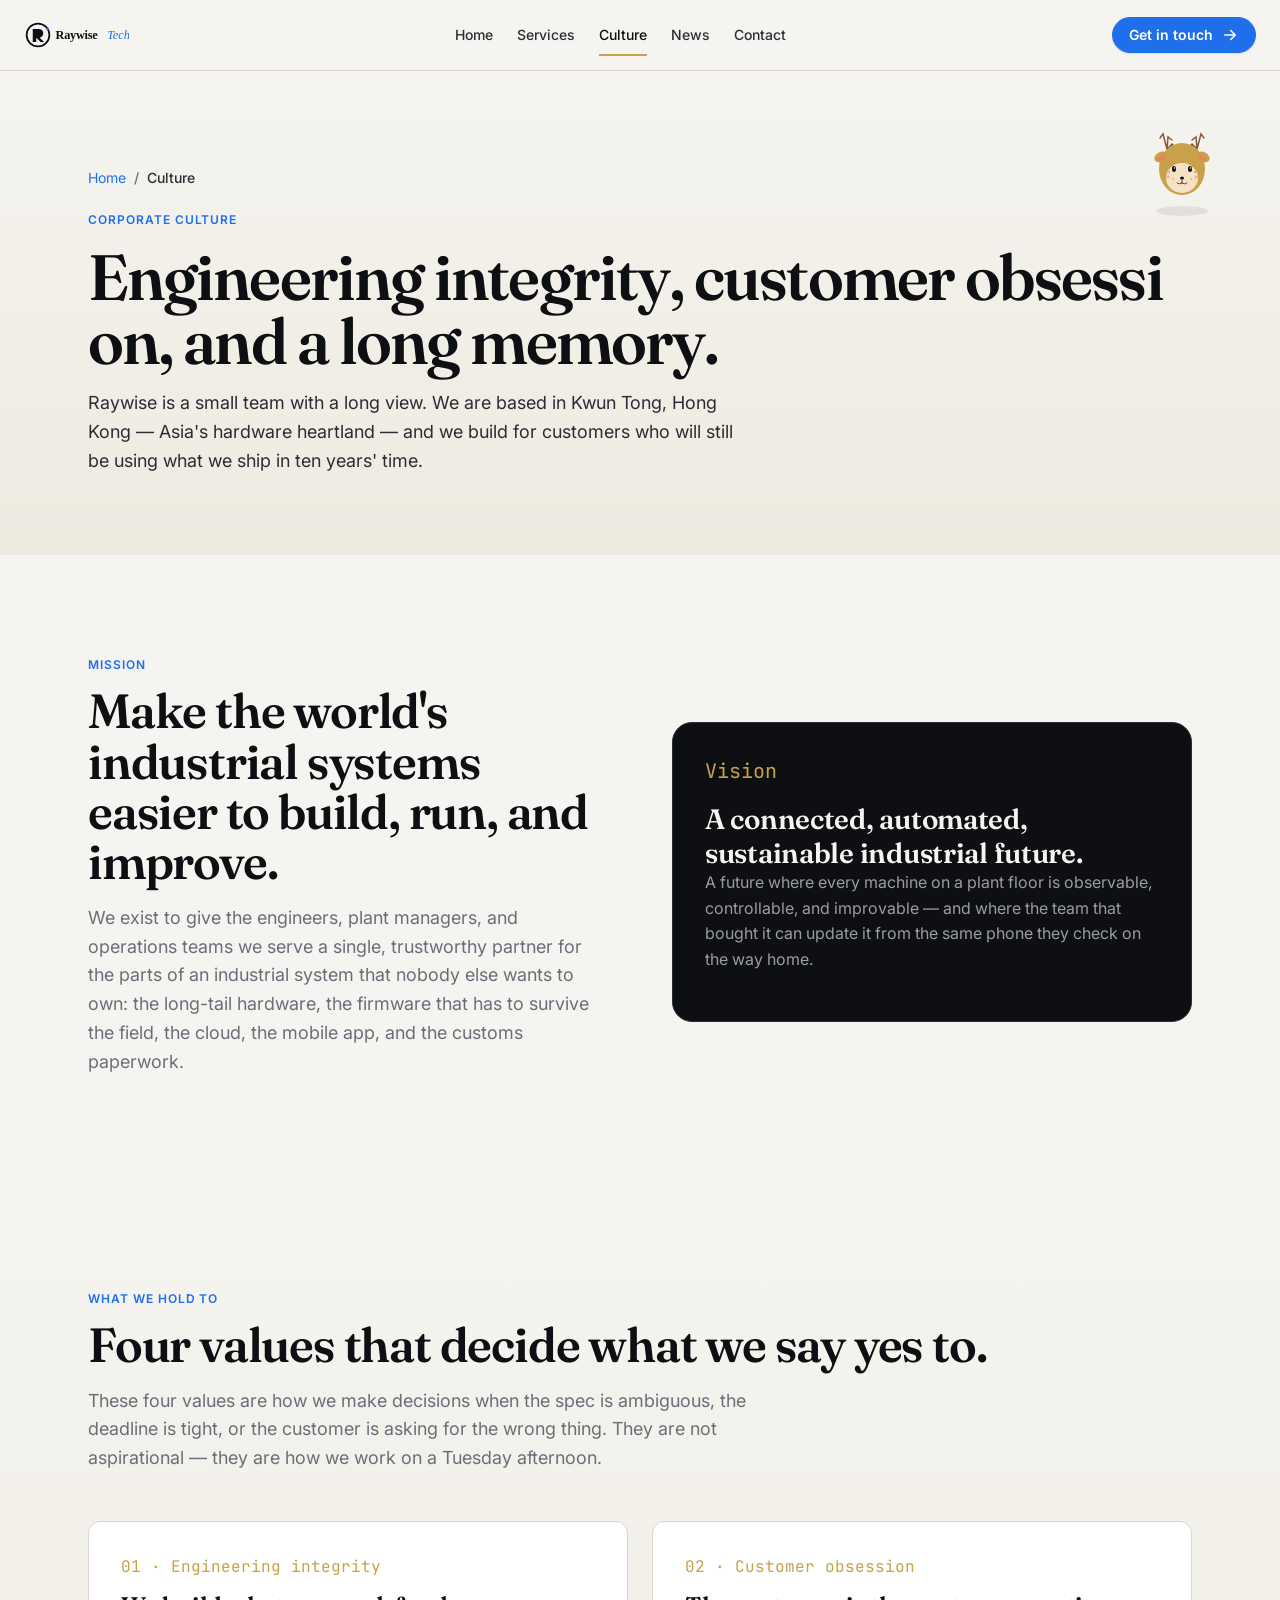
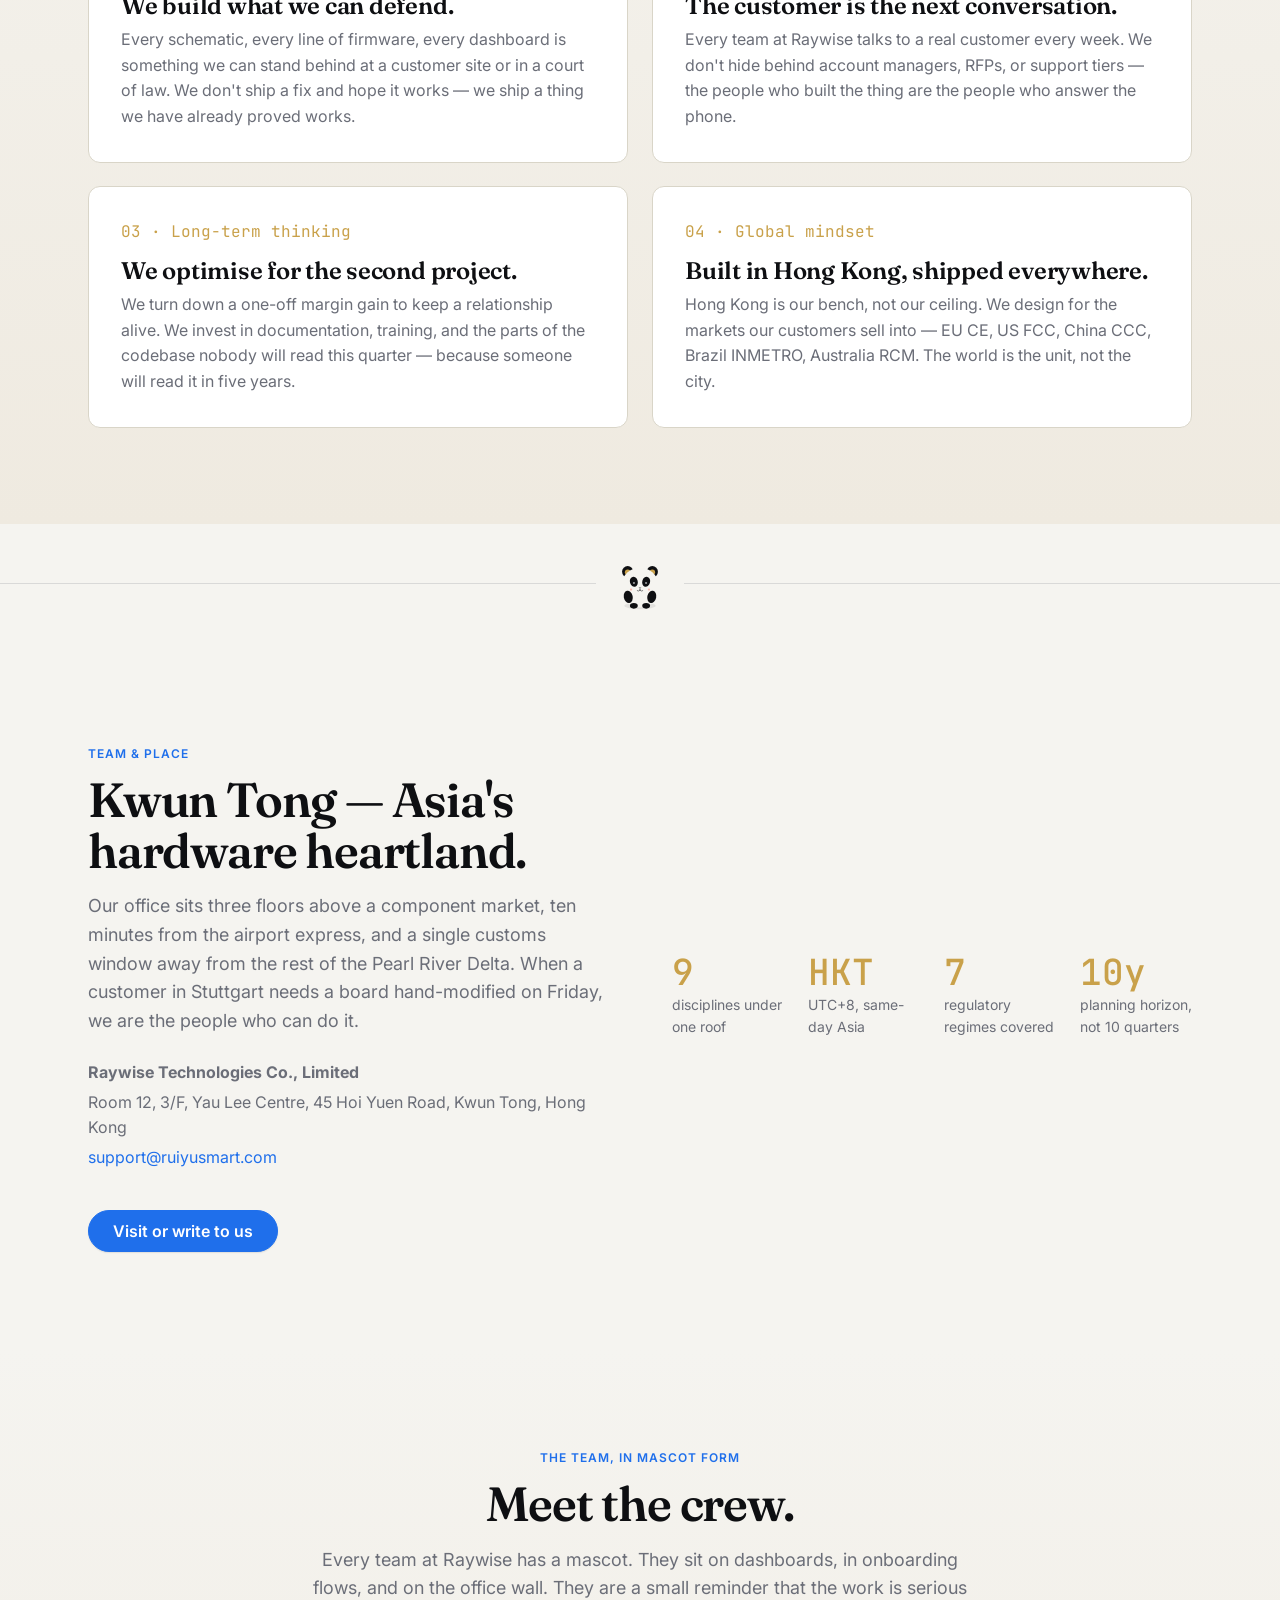
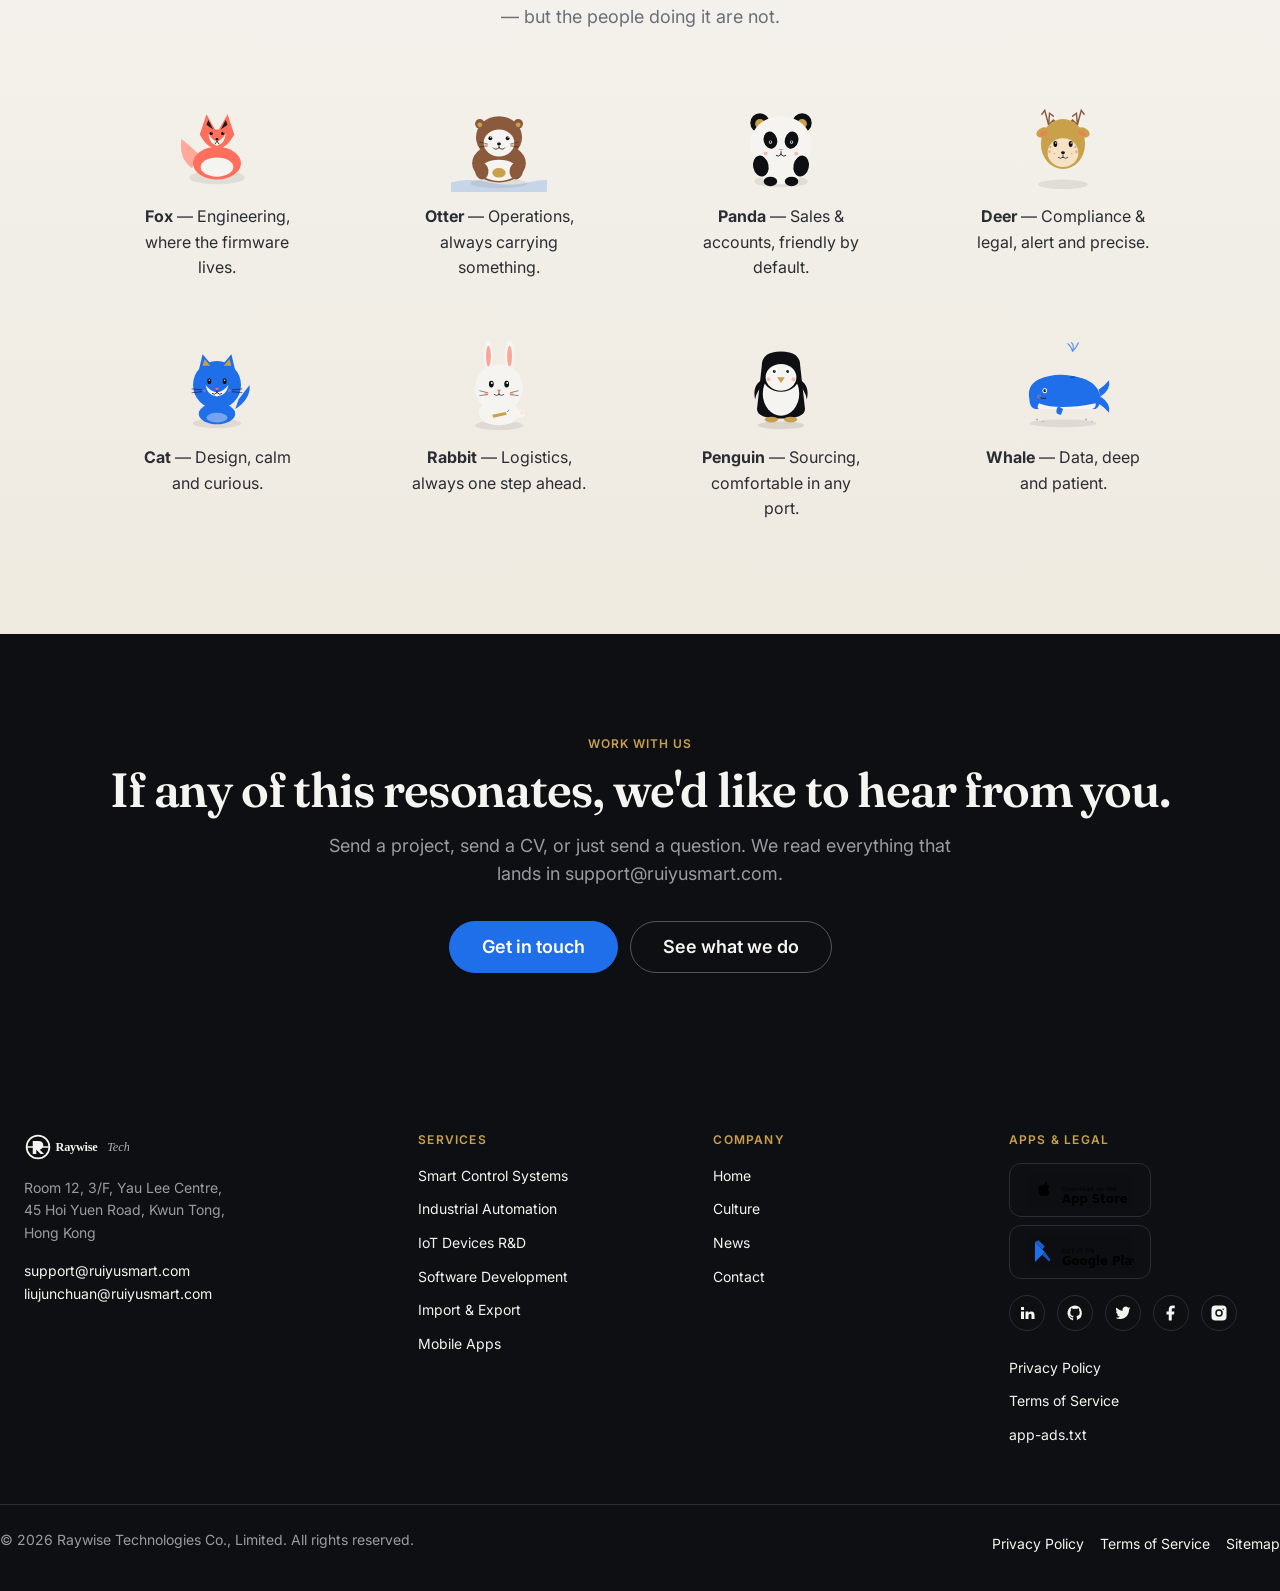
<file: culture.html>
<!doctype html>
<html lang="en">
<head>
  <meta charset="UTF-8" />
  <meta name="viewport" content="width=device-width, initial-scale=1, viewport-fit=cover" />
  <meta name="theme-color" content="#0E0F12" />
  <title>Corporate Culture — Engineering Integrity</title>
  <meta name="description" content="Meet Raywise: a Hong Kong technology team driven by engineering integrity, customer obsession, long-term thinking, and a global mindset." />
  <meta name="keywords" content="Raywise culture, Hong Kong engineering team, technology company values, customer obsession, long-term thinking, global mindset, Kwun Tong tech team" />
  <meta name="robots" content="index, follow" />
  <link rel="canonical" href="https://ruiyusmart.com/culture.html" />
  <link rel="icon" type="image/svg+xml" href="images/logo/favicon.svg" />
  <link rel="preconnect" href="https://fonts.googleapis.com" />
  <link rel="preconnect" href="https://fonts.gstatic.com" crossorigin />
  <link rel="preload" as="image" href="images/hero/culture.png" />
  <link rel="stylesheet" href="https://fonts.googleapis.com/css2?family=Fraunces:opsz,wght@9..144,500;9..144,600&family=Inter:wght@400;500;600&family=JetBrains+Mono:wght@400;500&display=swap" />
  <link rel="stylesheet" href="css/styles.css" />
  <meta property="og:type" content="website" />
  <meta property="og:site_name" content="Raywise Technologies" />
  <meta property="og:title" content="Corporate Culture — Engineering Integrity" />
  <meta property="og:description" content="Meet Raywise: a Hong Kong technology team driven by engineering integrity, customer obsession, long-term thinking, and a global mindset." />
  <meta property="og:url" content="https://ruiyusmart.com/culture.html" />
  <meta property="og:image" content="https://ruiyusmart.com/images/og/og-cover.png" />
  <meta property="og:locale" content="en_US" />
  <meta name="twitter:card" content="summary_large_image" />
  <meta name="twitter:title" content="Corporate Culture — Engineering Integrity" />
  <meta name="twitter:description" content="Meet Raywise: a Hong Kong technology team driven by engineering integrity, customer obsession, long-term thinking, and a global mindset." />
  <meta name="twitter:image" content="https://ruiyusmart.com/images/og/og-cover.png" />

  <script type="application/ld+json">
  {
    "@context": "https://schema.org",
    "@graph": [
      {
        "@type": "Organization",
        "@id": "https://ruiyusmart.com/#organization",
        "name": "Raywise Technologies Co., Limited",
        "url": "https://ruiyusmart.com/",
        "logo": "https://ruiyusmart.com/images/logo/raywise-logo.svg",
        "email": "support@ruiyusmart.com",
        "address": { "@type": "PostalAddress", "streetAddress": "Room 12, 3/F, Yau Lee Centre, 45 Hoi Yuen Road, Kwun Tong", "addressLocality": "Hong Kong", "addressCountry": "HK" }
      },
      {
        "@type": "AboutPage",
        "@id": "https://ruiyusmart.com/culture.html#page",
        "url": "https://ruiyusmart.com/culture.html",
        "name": "Corporate Culture — Raywise Technologies",
        "isPartOf": { "@id": "https://ruiyusmart.com/#website" },
        "publisher": { "@id": "https://ruiyusmart.com/#organization" },
        "inLanguage": "en"
      },
      {
        "@type": "BreadcrumbList",
        "itemListElement": [
          { "@type": "ListItem", "position": 1, "name": "Home", "item": "https://ruiyusmart.com/" },
          { "@type": "ListItem", "position": 2, "name": "Culture", "item": "https://ruiyusmart.com/culture.html" }
        ]
      }
    ]
  }
  </script>
</head>
<body data-page="culture">

  <div id="rwt-header-slot"></div>

  <main id="main" tabindex="-1">

    <!-- PAGE HERO -->
    <section class="rwt-page-hero" aria-labelledby="page-title">
      <div class="rwt-container">
        <nav class="rwt-breadcrumbs rwt-mb-4" aria-label="Breadcrumb">
          <ol>
            <li><a href="/">Home</a></li>
            <li aria-current="page">Culture</li>
          </ol>
        </nav>
        <span class="rwt-page-hero__eyebrow">Corporate Culture</span>
        <h1 id="page-title" class="rwt-page-hero__title" data-split-text>Engineering integrity, customer obsession, and a long memory.</h1>
        <p class="rwt-page-hero__lede">Raywise is a small team with a long view. We are based in Kwun Tong, Hong Kong — Asia's hardware heartland — and we build for customers who will still be using what we ship in ten years' time.</p>
      </div>
      <img class="rwt-page-hero__mascot" data-mascot="idle" src="images/animals/deer.svg" alt="" />
    </section>

    <!-- EDITORIAL INTRO -->
    <section class="rwt-section" aria-labelledby="mission-title">
      <div class="rwt-container">
        <div class="rwt-grid rwt-grid--2" style="align-items:center; gap: var(--space-16);">
          <div class="rwt-reveal">
            <span class="rwt-section-header__eyebrow">Mission</span>
            <h2 id="mission-title" class="rwt-section-header__title">Make the world's industrial systems easier to build, run, and improve.</h2>
            <p class="rwt-section-header__lede">We exist to give the engineers, plant managers, and operations teams we serve a single, trustworthy partner for the parts of an industrial system that nobody else wants to own: the long-tail hardware, the firmware that has to survive the field, the cloud, the mobile app, and the customs paperwork.</p>
          </div>
          <div class="rwt-reveal">
            <div class="rwt-card rwt-card--featured rwt-card--ink" style="padding: var(--space-8);">
              <span class="rwt-card__kicker">Vision</span>
              <h3 class="rwt-card__title" style="font-size: var(--text-display-sm);">A connected, automated, sustainable industrial future.</h3>
              <p style="color: var(--color-text-invert-muted);">A future where every machine on a plant floor is observable, controllable, and improvable — and where the team that bought it can update it from the same phone they check on the way home.</p>
            </div>
          </div>
        </div>
      </div>
    </section>

    <!-- VALUES -->
    <section class="rwt-section rwt-section--warm" aria-labelledby="values-title">
      <div class="rwt-container">
        <div class="rwt-section-header rwt-reveal">
          <span class="rwt-section-header__eyebrow">What we hold to</span>
          <h2 id="values-title" class="rwt-section-header__title">Four values that decide what we say yes to.</h2>
          <p class="rwt-section-header__lede">These four values are how we make decisions when the spec is ambiguous, the deadline is tight, or the customer is asking for the wrong thing. They are not aspirational — they are how we work on a Tuesday afternoon.</p>
        </div>

        <div class="rwt-grid rwt-grid--2 rwt-mt-8">
          <article class="rwt-value rwt-reveal" style="padding: var(--space-8);">
            <div class="rwt-text-mono-lg" style="color: var(--color-gold); font-family: var(--font-mono); margin-bottom: var(--space-3);">01 · Engineering integrity</div>
            <h3 class="rwt-value__title">We build what we can defend.</h3>
            <p class="rwt-value__body">Every schematic, every line of firmware, every dashboard is something we can stand behind at a customer site or in a court of law. We don't ship a fix and hope it works — we ship a thing we have already proved works.</p>
          </article>
          <article class="rwt-value rwt-reveal" style="padding: var(--space-8);">
            <div class="rwt-text-mono-lg" style="color: var(--color-gold); font-family: var(--font-mono); margin-bottom: var(--space-3);">02 · Customer obsession</div>
            <h3 class="rwt-value__title">The customer is the next conversation.</h3>
            <p class="rwt-value__body">Every team at Raywise talks to a real customer every week. We don't hide behind account managers, RFPs, or support tiers — the people who built the thing are the people who answer the phone.</p>
          </article>
          <article class="rwt-value rwt-reveal" style="padding: var(--space-8);">
            <div class="rwt-text-mono-lg" style="color: var(--color-gold); font-family: var(--font-mono); margin-bottom: var(--space-3);">03 · Long-term thinking</div>
            <h3 class="rwt-value__title">We optimise for the second project.</h3>
            <p class="rwt-value__body">We turn down a one-off margin gain to keep a relationship alive. We invest in documentation, training, and the parts of the codebase nobody will read this quarter — because someone will read it in five years.</p>
          </article>
          <article class="rwt-value rwt-reveal" style="padding: var(--space-8);">
            <div class="rwt-text-mono-lg" style="color: var(--color-gold); font-family: var(--font-mono); margin-bottom: var(--space-3);">04 · Global mindset</div>
            <h3 class="rwt-value__title">Built in Hong Kong, shipped everywhere.</h3>
            <p class="rwt-value__body">Hong Kong is our bench, not our ceiling. We design for the markets our customers sell into — EU CE, US FCC, China CCC, Brazil INMETRO, Australia RCM. The world is the unit, not the city.</p>
          </article>
        </div>
      </div>
    </section>

    <!-- DIVIDER with mascot -->
    <div class="rwt-section-divider" aria-hidden="true">
      <div class="rwt-section-divider__rule"></div>
      <img class="rwt-section-divider__mascot" data-mascot="idle" src="images/animals/panda.svg" alt="" />
      <div class="rwt-section-divider__rule"></div>
    </div>

    <!-- TEAM & PLACE -->
    <section class="rwt-section" aria-labelledby="team-title">
      <div class="rwt-container">
        <div class="rwt-grid rwt-grid--2" style="align-items:center; gap: var(--space-16);">
          <div class="rwt-reveal">
            <span class="rwt-section-header__eyebrow">Team &amp; place</span>
            <h2 id="team-title" class="rwt-section-header__title">Kwun Tong — Asia's hardware heartland.</h2>
            <p class="rwt-section-header__lede">Our office sits three floors above a component market, ten minutes from the airport express, and a single customs window away from the rest of the Pearl River Delta. When a customer in Stuttgart needs a board hand-modified on Friday, we are the people who can do it.</p>
            <div class="rwt-mt-6">
              <p class="rwt-text-muted" style="margin-bottom: var(--space-1);"><strong>Raywise Technologies Co., Limited</strong></p>
              <p class="rwt-text-muted" style="margin-bottom: var(--space-1);">Room 12, 3/F, Yau Lee Centre, 45 Hoi Yuen Road, Kwun Tong, Hong Kong</p>
              <p class="rwt-text-muted"><a href="mailto:support@ruiyusmart.com">support@ruiyusmart.com</a></p>
            </div>
            <a class="rwt-button rwt-button--primary rwt-button--pill rwt-mt-6" href="contact.html">Visit or write to us</a>
          </div>
          <div class="rwt-reveal">
            <div class="rwt-grid-stats">
              <div class="rwt-stat"><span class="rwt-stat__value">9</span><span class="rwt-stat__caption">disciplines under one roof</span></div>
              <div class="rwt-stat"><span class="rwt-stat__value">HKT</span><span class="rwt-stat__caption">UTC+8, same-day Asia</span></div>
              <div class="rwt-stat"><span class="rwt-stat__value">7</span><span class="rwt-stat__caption">regulatory regimes covered</span></div>
              <div class="rwt-stat"><span class="rwt-stat__value">10y</span><span class="rwt-stat__caption">planning horizon, not 10 quarters</span></div>
            </div>
          </div>
        </div>
      </div>
    </section>

    <!-- MASCOT STRIP -->
    <section class="rwt-section rwt-section--warm" aria-labelledby="mascots-title">
      <div class="rwt-container">
        <div class="rwt-section-header rwt-text-center rwt-reveal" style="margin: 0 auto var(--space-12);">
          <span class="rwt-section-header__eyebrow">The team, in mascot form</span>
          <h2 id="mascots-title" class="rwt-section-header__title">Meet the crew.</h2>
          <p class="rwt-section-header__lede" style="margin: 0 auto;">Every team at Raywise has a mascot. They sit on dashboards, in onboarding flows, and on the office wall. They are a small reminder that the work is serious — but the people doing it are not.</p>
        </div>
        <div class="rwt-grid rwt-grid--4">
          <figure class="rwt-text-center rwt-reveal">
            <img src="images/animals/fox.svg" alt="Fox mascot" data-mascot="idle" style="width:96px;height:96px;margin:0 auto var(--space-3);" />
            <figcaption><strong>Fox</strong> — Engineering, where the firmware lives.</figcaption>
          </figure>
          <figure class="rwt-text-center rwt-reveal">
            <img src="images/animals/otter.svg" alt="Otter mascot" data-mascot="idle" style="width:96px;height:96px;margin:0 auto var(--space-3);" />
            <figcaption><strong>Otter</strong> — Operations, always carrying something.</figcaption>
          </figure>
          <figure class="rwt-text-center rwt-reveal">
            <img src="images/animals/panda.svg" alt="Panda mascot" data-mascot="idle" style="width:96px;height:96px;margin:0 auto var(--space-3);" />
            <figcaption><strong>Panda</strong> — Sales &amp; accounts, friendly by default.</figcaption>
          </figure>
          <figure class="rwt-text-center rwt-reveal">
            <img src="images/animals/deer.svg" alt="Deer mascot" data-mascot="idle" style="width:96px;height:96px;margin:0 auto var(--space-3);" />
            <figcaption><strong>Deer</strong> — Compliance &amp; legal, alert and precise.</figcaption>
          </figure>
          <figure class="rwt-text-center rwt-reveal">
            <img src="images/animals/cat.svg" alt="Cat mascot" data-mascot="idle" style="width:96px;height:96px;margin:0 auto var(--space-3);" />
            <figcaption><strong>Cat</strong> — Design, calm and curious.</figcaption>
          </figure>
          <figure class="rwt-text-center rwt-reveal">
            <img src="images/animals/rabbit.svg" alt="Rabbit mascot" data-mascot="idle" style="width:96px;height:96px;margin:0 auto var(--space-3);" />
            <figcaption><strong>Rabbit</strong> — Logistics, always one step ahead.</figcaption>
          </figure>
          <figure class="rwt-text-center rwt-reveal">
            <img src="images/animals/penguin.svg" alt="Penguin mascot" data-mascot="idle" style="width:96px;height:96px;margin:0 auto var(--space-3);" />
            <figcaption><strong>Penguin</strong> — Sourcing, comfortable in any port.</figcaption>
          </figure>
          <figure class="rwt-text-center rwt-reveal">
            <img src="images/animals/whale.svg" alt="Whale mascot" data-mascot="idle" style="width:96px;height:96px;margin:0 auto var(--space-3);" />
            <figcaption><strong>Whale</strong> — Data, deep and patient.</figcaption>
          </figure>
        </div>
      </div>
    </section>

    <!-- CTA -->
    <section class="rwt-section rwt-section--dark" aria-labelledby="cta-title">
      <div class="rwt-container rwt-text-center">
        <div class="rwt-reveal">
          <span class="rwt-section-header__eyebrow" style="color: var(--color-gold);">Work with us</span>
          <h2 id="cta-title" class="rwt-section-header__title">If any of this resonates, we'd like to hear from you.</h2>
          <p class="rwt-section-header__lede" style="margin: 0 auto var(--space-8);">Send a project, send a CV, or just send a question. We read everything that lands in support@ruiyusmart.com.</p>
          <div class="rwt-cluster" style="justify-content:center;">
            <a class="rwt-button rwt-button--primary rwt-button--pill rwt-button--size-lg" data-magnetic href="contact.html">Get in touch</a>
            <a class="rwt-button rwt-button--invert rwt-button--pill rwt-button--size-lg" href="services.html">See what we do</a>
          </div>
        </div>
      </div>
    </section>

  </main>

  <div id="rwt-footer-slot">
<footer class="rwt-footer" data-component="footer">
  <div class="rwt-footer__inner">
    <div class="rwt-footer__col rwt-footer__brand">
      <img src="images/logo/raywise-logo-mono.svg" width="140" height="28" alt="Raywise" />
      <p class="rwt-footer__address">
        Room 12, 3/F, Yau Lee Centre,<br />
        45 Hoi Yuen Road, Kwun Tong,<br />
        Hong Kong
      </p>
      <a class="rwt-footer__email" href="mailto:support@ruiyusmart.com">support@ruiyusmart.com</a>
      <a class="rwt-footer__email" href="mailto:liujunchuan@ruiyusmart.com">liujunchuan@ruiyusmart.com</a>
    </div>
    <div class="rwt-footer__col">
      <h3>Services</h3>
      <ul>
        <li><a href="services.html#smart-control">Smart Control Systems</a></li>
        <li><a href="services.html#industrial-automation">Industrial Automation</a></li>
        <li><a href="services.html#iot">IoT Devices R&amp;D</a></li>
        <li><a href="services.html#software">Software Development</a></li>
        <li><a href="services.html#import-export">Import &amp; Export</a></li>
        <li><a href="services.html#apps">Mobile Apps</a></li>
      </ul>
    </div>
    <div class="rwt-footer__col">
      <h3>Company</h3>
      <ul>
        <li><a href="/">Home</a></li>
        <li><a href="culture.html">Culture</a></li>
        <li><a href="news.html">News</a></li>
        <li><a href="contact.html">Contact</a></li>
      </ul>
    </div>
    <div class="rwt-footer__col">
      <h3>Apps &amp; Legal</h3>
      <div class="rwt-footer__stores">
        <a class="rwt-store-badge" href="https://apps.apple.com" rel="noopener noreferrer" target="_blank" aria-label="Download on the App Store"><img src="images/icons/app-store.svg" alt="" /></a>
        <a class="rwt-store-badge" href="https://play.google.com" rel="noopener noreferrer" target="_blank" aria-label="Get it on Google Play"><img src="images/icons/google-play.svg" alt="" /></a>
      </div>
      <ul class="rwt-footer__social" aria-label="Social">
        <li><a href="#" aria-label="LinkedIn"><svg viewBox="0 0 24 24" aria-hidden="true"><path d="M4 4h4v4H4zM4 10h4v10H4zM10 10h4v2c.7-1.2 2-2 4-2 3 0 4 2 4 5v5h-4v-5c0-1-.3-2-1.5-2S14 14 14 15v5h-4z" fill="currentColor"/></svg></a></li>
        <li><a href="#" aria-label="GitHub"><svg viewBox="0 0 24 24" aria-hidden="true"><path d="M12 2a10 10 0 00-3.2 19.5c.5.1.7-.2.7-.5v-2c-2.8.6-3.4-1.2-3.4-1.2-.5-1.2-1.2-1.5-1.2-1.5-1-.6.1-.6.1-.6 1 .1 1.5 1 1.5 1 1 1.6 2.5 1.2 3 .9.1-.7.4-1.2.7-1.5-2.2-.3-4.5-1.1-4.5-5 0-1.1.4-2 1-2.7-.1-.3-.4-1.3.1-2.7 0 0 .8-.3 2.7 1a9.4 9.4 0 015 0c1.9-1.3 2.7-1 2.7-1 .5 1.4.2 2.4.1 2.7.6.7 1 1.6 1 2.7 0 3.9-2.3 4.7-4.5 5 .4.3.7.9.7 1.8v2.7c0 .3.2.6.7.5A10 10 0 0012 2z" fill="currentColor"/></svg></a></li>
        <li><a href="#" aria-label="Twitter"><svg viewBox="0 0 24 24" aria-hidden="true"><path d="M22 5.8c-.7.3-1.5.5-2.4.6.9-.5 1.5-1.3 1.8-2.3-.8.5-1.7.8-2.6 1A4.1 4.1 0 0011.7 9c-3.4-.2-6.4-1.8-8.4-4.3a4.1 4.1 0 001.3 5.5c-.7 0-1.3-.2-1.9-.5 0 2 1.4 3.7 3.3 4.1-.6.2-1.3.2-1.9.1.5 1.7 2.1 2.9 4 2.9A8.3 8.3 0 012 18.3 11.7 11.7 0 008.3 20c7.5 0 11.7-6.3 11.7-11.7v-.5c.8-.6 1.5-1.3 2-2.1z" fill="currentColor"/></svg></a></li>
        <li><a href="#" aria-label="Facebook"><svg viewBox="0 0 24 24" aria-hidden="true"><path d="M13 22v-8h3l.5-4H13V7.5c0-1.2.3-2 2-2h2V2.1c-.3 0-1.6-.1-3-.1-3 0-5 1.8-5 5.2V10H6v4h3v8h4z" fill="currentColor"/></svg></a></li>
        <li><a href="#" aria-label="Instagram"><svg viewBox="0 0 24 24" aria-hidden="true"><path d="M7 2h10a5 5 0 015 5v10a5 5 0 01-5 5H7a5 5 0 01-5-5V7a5 5 0 015-5zm5 5a5 5 0 100 10 5 5 0 000-10zm0 2a3 3 0 110 6 3 3 0 010-6zm5.5-3a1 1 0 100 2 1 1 0 000-2z" fill="currentColor"/></svg></a></li>
      </ul>
      <ul style="margin-top:var(--space-4);">
        <li><a href="privacy.html">Privacy Policy</a></li>
        <li><a href="terms.html">Terms of Service</a></li>
        <li><a href="app-ads.txt">app-ads.txt</a></li>
      </ul>
    </div>
  </div>
  <div class="rwt-footer__legal">
    <p>&copy; 2026 Raywise Technologies Co., Limited. All rights reserved.</p>
    <ul>
      <li><a href="privacy.html">Privacy Policy</a></li>
      <li><a href="terms.html">Terms of Service</a></li>
      <li><a href="sitemap.xml">Sitemap</a></li>
    </ul>
  </div>
</footer>
</div>

  <script src="js/partials.js" defer></script>
  <script src="js/animations.js" defer></script>
  <script src="js/app.js" defer></script>
</body>
</html>
</file>
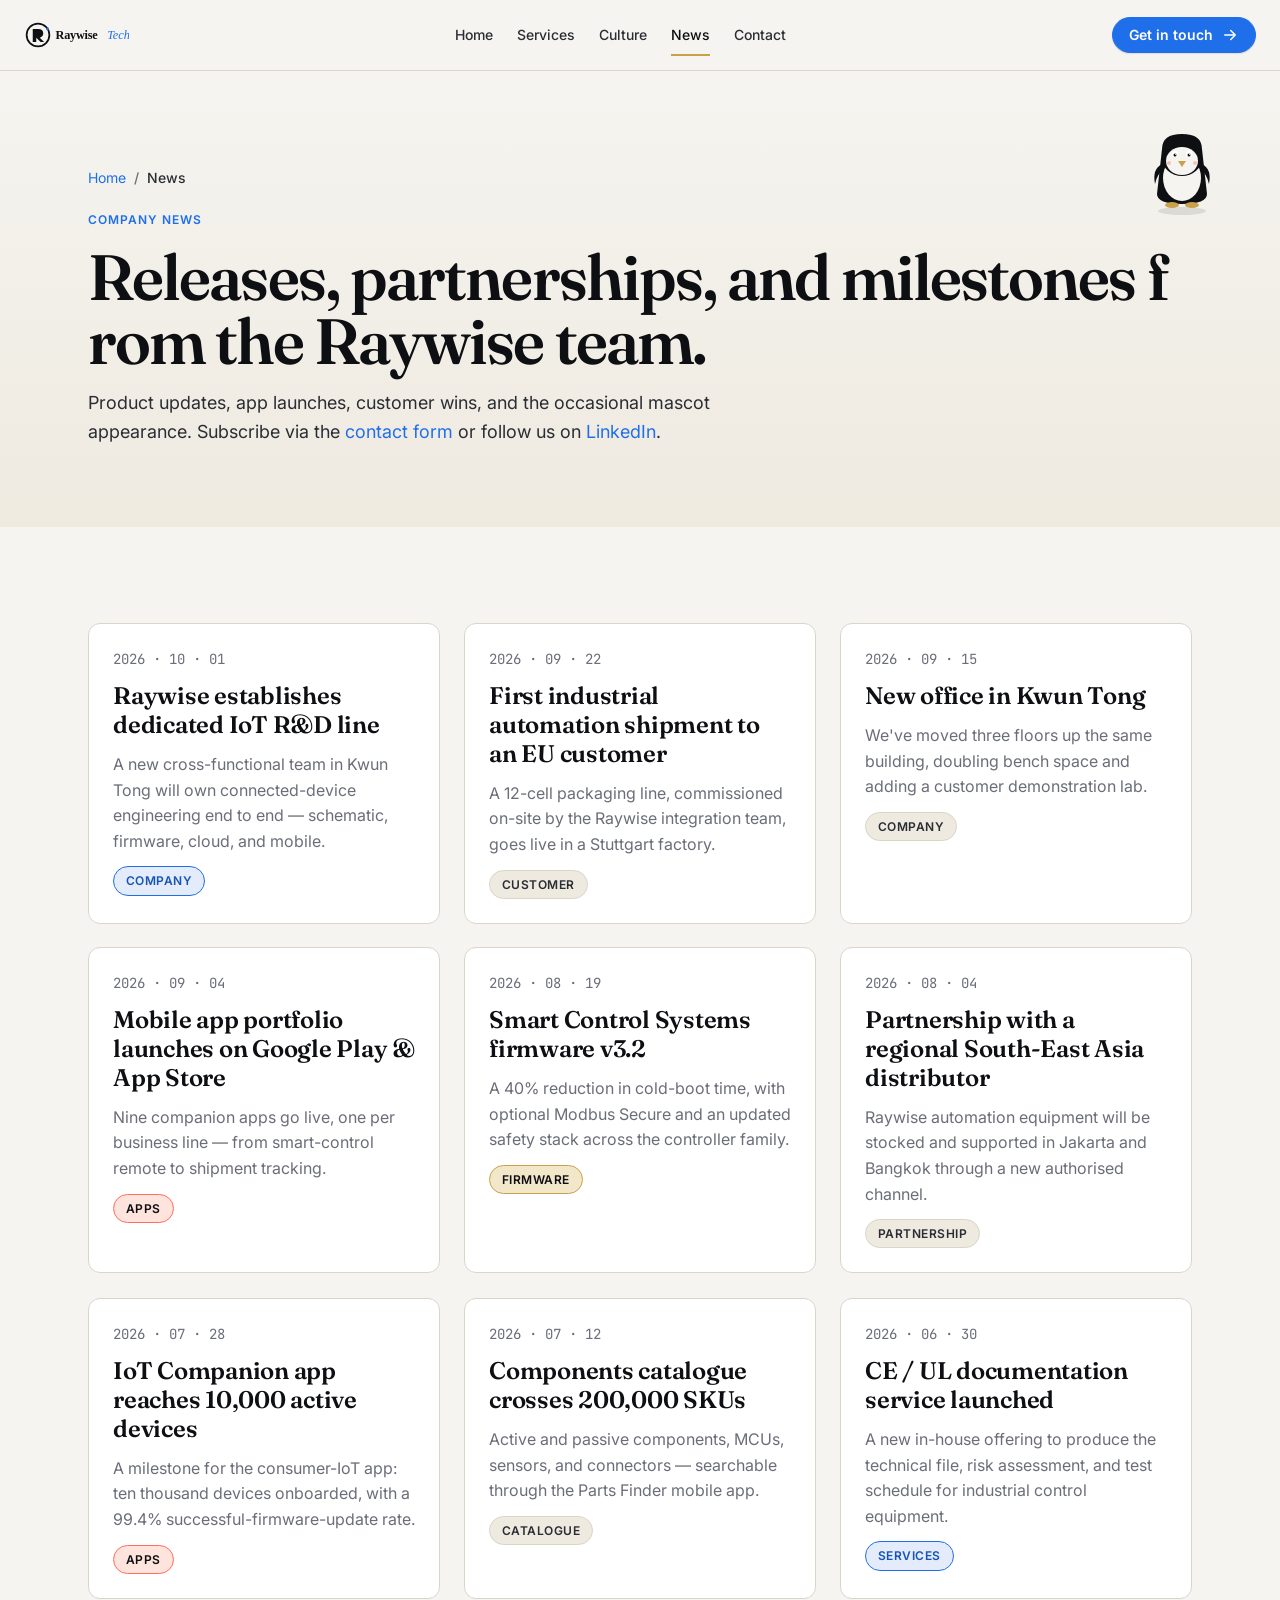
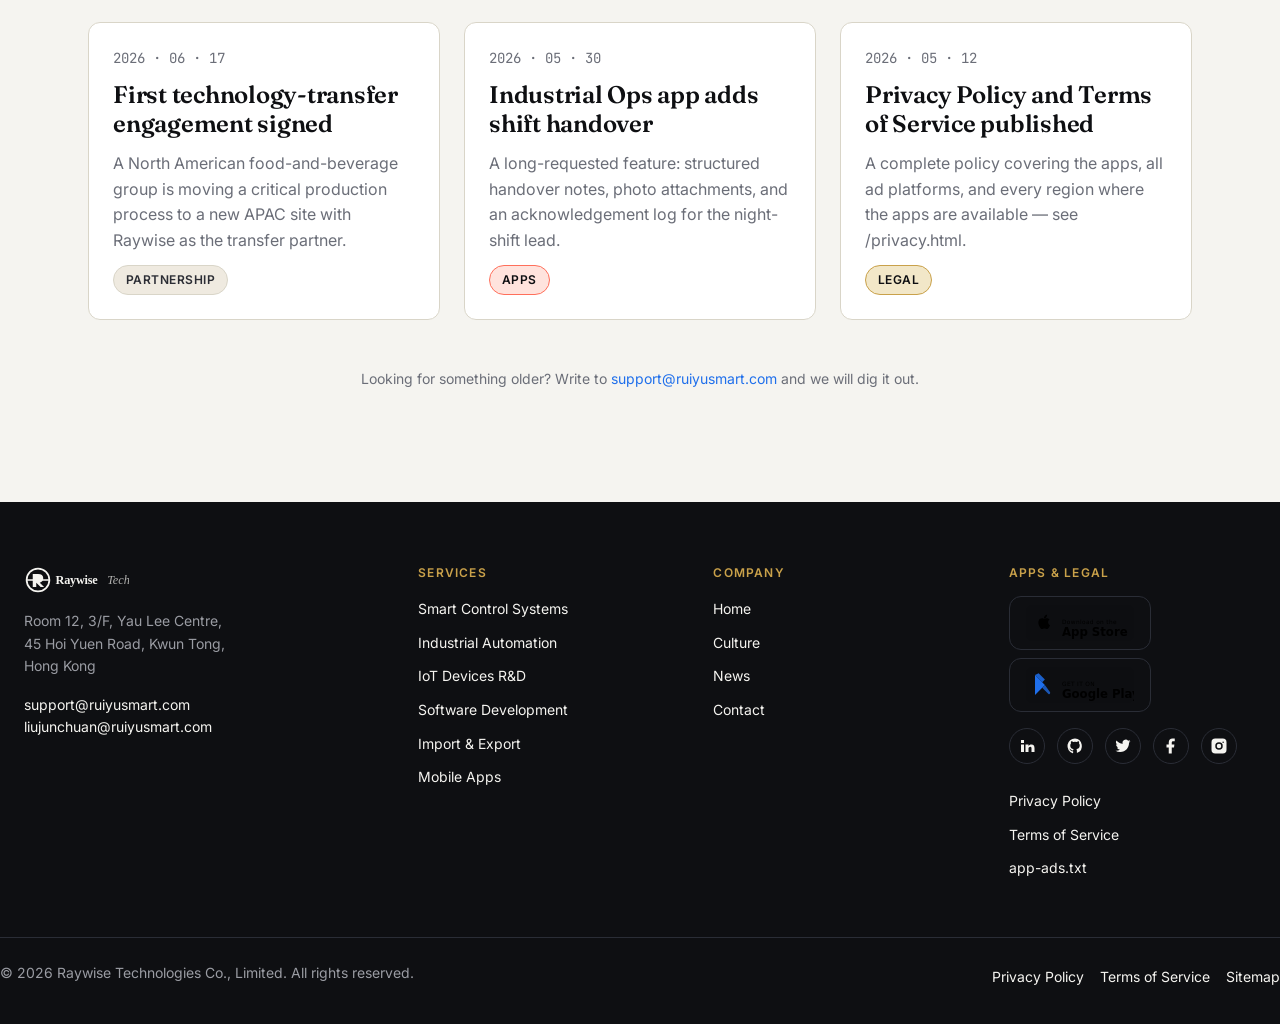
<file: news.html>
<!doctype html>
<html lang="en">
<head>
  <meta charset="UTF-8" />
  <meta name="viewport" content="width=device-width, initial-scale=1, viewport-fit=cover" />
  <meta name="theme-color" content="#0E0F12" />
  <title>Company News &amp; Updates — Raywise Technologies</title>
  <meta name="description" content="The latest news, product launches, and partnership announcements from Raywise Technologies — smart control, automation, IoT, and app updates." />
  <meta name="keywords" content="Raywise news, company updates, product launch, partnership announcement, IoT R&amp;D news, automation product update, mobile app update, Hong Kong tech news" />
  <meta name="robots" content="index, follow" />
  <link rel="canonical" href="https://ruiyusmart.com/news.html" />
  <link rel="icon" type="image/svg+xml" href="images/logo/favicon.svg" />
  <link rel="preconnect" href="https://fonts.googleapis.com" />
  <link rel="preconnect" href="https://fonts.gstatic.com" crossorigin />
  <link rel="stylesheet" href="https://fonts.googleapis.com/css2?family=Fraunces:opsz,wght@9..144,500;9..144,600&family=Inter:wght@400;500;600&family=JetBrains+Mono:wght@400;500&display=swap" />
  <link rel="stylesheet" href="css/styles.css" />
  <meta property="og:type" content="website" />
  <meta property="og:site_name" content="Raywise Technologies" />
  <meta property="og:title" content="Company News &amp; Updates — Raywise Technologies" />
  <meta property="og:description" content="The latest news, product launches, and partnership announcements from Raywise Technologies — smart control, automation, IoT, and app updates." />
  <meta property="og:url" content="https://ruiyusmart.com/news.html" />
  <meta property="og:image" content="https://ruiyusmart.com/images/og/og-cover.png" />
  <meta property="og:locale" content="en_US" />
  <meta name="twitter:card" content="summary_large_image" />
  <meta name="twitter:title" content="Company News &amp; Updates — Raywise Technologies" />
  <meta name="twitter:description" content="The latest news, product launches, and partnership announcements from Raywise Technologies — smart control, automation, IoT, and app updates." />
  <meta name="twitter:image" content="https://ruiyusmart.com/images/og/og-cover.png" />

  <script type="application/ld+json">
  {
    "@context": "https://schema.org",
    "@graph": [
      {
        "@type": "Organization",
        "@id": "https://ruiyusmart.com/#organization",
        "name": "Raywise Technologies Co., Limited",
        "url": "https://ruiyusmart.com/",
        "logo": "https://ruiyusmart.com/images/logo/raywise-logo.svg",
        "email": "support@ruiyusmart.com",
        "address": { "@type": "PostalAddress", "streetAddress": "Room 12, 3/F, Yau Lee Centre, 45 Hoi Yuen Road, Kwun Tong", "addressLocality": "Hong Kong", "addressCountry": "HK" }
      },
      {
        "@type": "CollectionPage",
        "@id": "https://ruiyusmart.com/news.html#page",
        "url": "https://ruiyusmart.com/news.html",
        "name": "Company News — Raywise Technologies",
        "isPartOf": { "@id": "https://ruiyusmart.com/#website" },
        "publisher": { "@id": "https://ruiyusmart.com/#organization" },
        "inLanguage": "en"
      },
      {
        "@type": "BreadcrumbList",
        "itemListElement": [
          { "@type": "ListItem", "position": 1, "name": "Home", "item": "https://ruiyusmart.com/" },
          { "@type": "ListItem", "position": 2, "name": "News", "item": "https://ruiyusmart.com/news.html" }
        ]
      }
    ]
  }
  </script>
</head>
<body data-page="news">

  <div id="rwt-header-slot"></div>

  <main id="main" tabindex="-1">

    <!-- PAGE HERO -->
    <section class="rwt-page-hero" aria-labelledby="page-title">
      <div class="rwt-container">
        <nav class="rwt-breadcrumbs rwt-mb-4" aria-label="Breadcrumb">
          <ol>
            <li><a href="/">Home</a></li>
            <li aria-current="page">News</li>
          </ol>
        </nav>
        <span class="rwt-page-hero__eyebrow">Company news</span>
        <h1 id="page-title" class="rwt-page-hero__title" data-split-text>Releases, partnerships, and milestones from the Raywise team.</h1>
        <p class="rwt-page-hero__lede">Product updates, app launches, customer wins, and the occasional mascot appearance. Subscribe via the <a href="contact.html">contact form</a> or follow us on <a href="#">LinkedIn</a>.</p>
      </div>
      <img class="rwt-page-hero__mascot" data-mascot="idle" src="images/animals/penguin.svg" alt="" />
    </section>

    <!-- NEWS GRID -->
    <section class="rwt-section" aria-label="News index">
      <div class="rwt-container">
        <div class="rwt-grid rwt-grid--3">

          <article class="rwt-news-card rwt-reveal" itemscope itemtype="https://schema.org/Article">
            <time class="rwt-news-card__date" datetime="2026-10-01" itemprop="datePublished">2026 · 10 · 01</time>
            <h2 class="rwt-news-card__title" itemprop="headline">Raywise establishes dedicated IoT R&amp;D line</h2>
            <p class="rwt-news-card__excerpt" itemprop="description">A new cross-functional team in Kwun Tong will own connected-device engineering end to end — schematic, firmware, cloud, and mobile.</p>
            <span class="rwt-news-card__tag rwt-chip rwt-chip--primary">Company</span>
            <meta itemprop="author" content="Raywise Technologies Co., Limited" />
          </article>

          <article class="rwt-news-card rwt-reveal" itemscope itemtype="https://schema.org/Article">
            <time class="rwt-news-card__date" datetime="2026-09-22" itemprop="datePublished">2026 · 09 · 22</time>
            <h2 class="rwt-news-card__title" itemprop="headline">First industrial automation shipment to an EU customer</h2>
            <p class="rwt-news-card__excerpt" itemprop="description">A 12-cell packaging line, commissioned on-site by the Raywise integration team, goes live in a Stuttgart factory.</p>
            <span class="rwt-news-card__tag rwt-chip">Customer</span>
            <meta itemprop="author" content="Raywise Technologies Co., Limited" />
          </article>

          <article class="rwt-news-card rwt-reveal" itemscope itemtype="https://schema.org/Article">
            <time class="rwt-news-card__date" datetime="2026-09-15" itemprop="datePublished">2026 · 09 · 15</time>
            <h2 class="rwt-news-card__title" itemprop="headline">New office in Kwun Tong</h2>
            <p class="rwt-news-card__excerpt" itemprop="description">We've moved three floors up the same building, doubling bench space and adding a customer demonstration lab.</p>
            <span class="rwt-news-card__tag rwt-chip">Company</span>
            <meta itemprop="author" content="Raywise Technologies Co., Limited" />
          </article>

          <article class="rwt-news-card rwt-reveal" itemscope itemtype="https://schema.org/Article">
            <time class="rwt-news-card__date" datetime="2026-09-04" itemprop="datePublished">2026 · 09 · 04</time>
            <h2 class="rwt-news-card__title" itemprop="headline">Mobile app portfolio launches on Google Play &amp; App Store</h2>
            <p class="rwt-news-card__excerpt" itemprop="description">Nine companion apps go live, one per business line — from smart-control remote to shipment tracking.</p>
            <span class="rwt-news-card__tag rwt-chip rwt-chip--coral">Apps</span>
            <meta itemprop="author" content="Raywise Technologies Co., Limited" />
          </article>

          <article class="rwt-news-card rwt-reveal" itemscope itemtype="https://schema.org/Article">
            <time class="rwt-news-card__date" datetime="2026-08-19" itemprop="datePublished">2026 · 08 · 19</time>
            <h2 class="rwt-news-card__title" itemprop="headline">Smart Control Systems firmware v3.2</h2>
            <p class="rwt-news-card__excerpt" itemprop="description">A 40% reduction in cold-boot time, with optional Modbus Secure and an updated safety stack across the controller family.</p>
            <span class="rwt-news-card__tag rwt-chip rwt-chip--gold">Firmware</span>
            <meta itemprop="author" content="Raywise Technologies Co., Limited" />
          </article>

          <article class="rwt-news-card rwt-reveal" itemscope itemtype="https://schema.org/Article">
            <time class="rwt-news-card__date" datetime="2026-08-04" itemprop="datePublished">2026 · 08 · 04</time>
            <h2 class="rwt-news-card__title" itemprop="headline">Partnership with a regional South-East Asia distributor</h2>
            <p class="rwt-news-card__excerpt" itemprop="description">Raywise automation equipment will be stocked and supported in Jakarta and Bangkok through a new authorised channel.</p>
            <span class="rwt-news-card__tag rwt-chip">Partnership</span>
            <meta itemprop="author" content="Raywise Technologies Co., Limited" />
          </article>

          <article class="rwt-news-card rwt-reveal" itemscope itemtype="https://schema.org/Article">
            <time class="rwt-news-card__date" datetime="2026-07-28" itemprop="datePublished">2026 · 07 · 28</time>
            <h2 class="rwt-news-card__title" itemprop="headline">IoT Companion app reaches 10,000 active devices</h2>
            <p class="rwt-news-card__excerpt" itemprop="description">A milestone for the consumer-IoT app: ten thousand devices onboarded, with a 99.4% successful-firmware-update rate.</p>
            <span class="rwt-news-card__tag rwt-chip rwt-chip--coral">Apps</span>
            <meta itemprop="author" content="Raywise Technologies Co., Limited" />
          </article>

          <article class="rwt-news-card rwt-reveal" itemscope itemtype="https://schema.org/Article">
            <time class="rwt-news-card__date" datetime="2026-07-12" itemprop="datePublished">2026 · 07 · 12</time>
            <h2 class="rwt-news-card__title" itemprop="headline">Components catalogue crosses 200,000 SKUs</h2>
            <p class="rwt-news-card__excerpt" itemprop="description">Active and passive components, MCUs, sensors, and connectors — searchable through the Parts Finder mobile app.</p>
            <span class="rwt-news-card__tag rwt-chip">Catalogue</span>
            <meta itemprop="author" content="Raywise Technologies Co., Limited" />
          </article>

          <article class="rwt-news-card rwt-reveal" itemscope itemtype="https://schema.org/Article">
            <time class="rwt-news-card__date" datetime="2026-06-30" itemprop="datePublished">2026 · 06 · 30</time>
            <h2 class="rwt-news-card__title" itemprop="headline">CE / UL documentation service launched</h2>
            <p class="rwt-news-card__excerpt" itemprop="description">A new in-house offering to produce the technical file, risk assessment, and test schedule for industrial control equipment.</p>
            <span class="rwt-news-card__tag rwt-chip rwt-chip--primary">Services</span>
            <meta itemprop="author" content="Raywise Technologies Co., Limited" />
          </article>

          <article class="rwt-news-card rwt-reveal" itemscope itemtype="https://schema.org/Article">
            <time class="rwt-news-card__date" datetime="2026-06-17" itemprop="datePublished">2026 · 06 · 17</time>
            <h2 class="rwt-news-card__title" itemprop="headline">First technology-transfer engagement signed</h2>
            <p class="rwt-news-card__excerpt" itemprop="description">A North American food-and-beverage group is moving a critical production process to a new APAC site with Raywise as the transfer partner.</p>
            <span class="rwt-news-card__tag rwt-chip">Partnership</span>
            <meta itemprop="author" content="Raywise Technologies Co., Limited" />
          </article>

          <article class="rwt-news-card rwt-reveal" itemscope itemtype="https://schema.org/Article">
            <time class="rwt-news-card__date" datetime="2026-05-30" itemprop="datePublished">2026 · 05 · 30</time>
            <h2 class="rwt-news-card__title" itemprop="headline">Industrial Ops app adds shift handover</h2>
            <p class="rwt-news-card__excerpt" itemprop="description">A long-requested feature: structured handover notes, photo attachments, and an acknowledgement log for the night-shift lead.</p>
            <span class="rwt-news-card__tag rwt-chip rwt-chip--coral">Apps</span>
            <meta itemprop="author" content="Raywise Technologies Co., Limited" />
          </article>

          <article class="rwt-news-card rwt-reveal" itemscope itemtype="https://schema.org/Article">
            <time class="rwt-news-card__date" datetime="2026-05-12" itemprop="datePublished">2026 · 05 · 12</time>
            <h2 class="rwt-news-card__title" itemprop="headline">Privacy Policy and Terms of Service published</h2>
            <p class="rwt-news-card__excerpt" itemprop="description">A complete policy covering the apps, all ad platforms, and every region where the apps are available — see /privacy.html.</p>
            <span class="rwt-news-card__tag rwt-chip rwt-chip--gold">Legal</span>
            <meta itemprop="author" content="Raywise Technologies Co., Limited" />
          </article>

        </div>

        <p class="rwt-text-center rwt-text-muted rwt-mt-12" style="font-size: var(--text-body-sm);">
          Looking for something older? Write to <a href="mailto:support@ruiyusmart.com">support@ruiyusmart.com</a> and we will dig it out.
        </p>
      </div>
    </section>

  </main>

  <div id="rwt-footer-slot">
<footer class="rwt-footer" data-component="footer">
  <div class="rwt-footer__inner">
    <div class="rwt-footer__col rwt-footer__brand">
      <img src="images/logo/raywise-logo-mono.svg" width="140" height="28" alt="Raywise" />
      <p class="rwt-footer__address">
        Room 12, 3/F, Yau Lee Centre,<br />
        45 Hoi Yuen Road, Kwun Tong,<br />
        Hong Kong
      </p>
      <a class="rwt-footer__email" href="mailto:support@ruiyusmart.com">support@ruiyusmart.com</a>
      <a class="rwt-footer__email" href="mailto:liujunchuan@ruiyusmart.com">liujunchuan@ruiyusmart.com</a>
    </div>
    <div class="rwt-footer__col">
      <h3>Services</h3>
      <ul>
        <li><a href="services.html#smart-control">Smart Control Systems</a></li>
        <li><a href="services.html#industrial-automation">Industrial Automation</a></li>
        <li><a href="services.html#iot">IoT Devices R&amp;D</a></li>
        <li><a href="services.html#software">Software Development</a></li>
        <li><a href="services.html#import-export">Import &amp; Export</a></li>
        <li><a href="services.html#apps">Mobile Apps</a></li>
      </ul>
    </div>
    <div class="rwt-footer__col">
      <h3>Company</h3>
      <ul>
        <li><a href="/">Home</a></li>
        <li><a href="culture.html">Culture</a></li>
        <li><a href="news.html">News</a></li>
        <li><a href="contact.html">Contact</a></li>
      </ul>
    </div>
    <div class="rwt-footer__col">
      <h3>Apps &amp; Legal</h3>
      <div class="rwt-footer__stores">
        <a class="rwt-store-badge" href="https://apps.apple.com" rel="noopener noreferrer" target="_blank" aria-label="Download on the App Store"><img src="images/icons/app-store.svg" alt="" /></a>
        <a class="rwt-store-badge" href="https://play.google.com" rel="noopener noreferrer" target="_blank" aria-label="Get it on Google Play"><img src="images/icons/google-play.svg" alt="" /></a>
      </div>
      <ul class="rwt-footer__social" aria-label="Social">
        <li><a href="#" aria-label="LinkedIn"><svg viewBox="0 0 24 24" aria-hidden="true"><path d="M4 4h4v4H4zM4 10h4v10H4zM10 10h4v2c.7-1.2 2-2 4-2 3 0 4 2 4 5v5h-4v-5c0-1-.3-2-1.5-2S14 14 14 15v5h-4z" fill="currentColor"/></svg></a></li>
        <li><a href="#" aria-label="GitHub"><svg viewBox="0 0 24 24" aria-hidden="true"><path d="M12 2a10 10 0 00-3.2 19.5c.5.1.7-.2.7-.5v-2c-2.8.6-3.4-1.2-3.4-1.2-.5-1.2-1.2-1.5-1.2-1.5-1-.6.1-.6.1-.6 1 .1 1.5 1 1.5 1 1 1.6 2.5 1.2 3 .9.1-.7.4-1.2.7-1.5-2.2-.3-4.5-1.1-4.5-5 0-1.1.4-2 1-2.7-.1-.3-.4-1.3.1-2.7 0 0 .8-.3 2.7 1a9.4 9.4 0 015 0c1.9-1.3 2.7-1 2.7-1 .5 1.4.2 2.4.1 2.7.6.7 1 1.6 1 2.7 0 3.9-2.3 4.7-4.5 5 .4.3.7.9.7 1.8v2.7c0 .3.2.6.7.5A10 10 0 0012 2z" fill="currentColor"/></svg></a></li>
        <li><a href="#" aria-label="Twitter"><svg viewBox="0 0 24 24" aria-hidden="true"><path d="M22 5.8c-.7.3-1.5.5-2.4.6.9-.5 1.5-1.3 1.8-2.3-.8.5-1.7.8-2.6 1A4.1 4.1 0 0011.7 9c-3.4-.2-6.4-1.8-8.4-4.3a4.1 4.1 0 001.3 5.5c-.7 0-1.3-.2-1.9-.5 0 2 1.4 3.7 3.3 4.1-.6.2-1.3.2-1.9.1.5 1.7 2.1 2.9 4 2.9A8.3 8.3 0 012 18.3 11.7 11.7 0 008.3 20c7.5 0 11.7-6.3 11.7-11.7v-.5c.8-.6 1.5-1.3 2-2.1z" fill="currentColor"/></svg></a></li>
        <li><a href="#" aria-label="Facebook"><svg viewBox="0 0 24 24" aria-hidden="true"><path d="M13 22v-8h3l.5-4H13V7.5c0-1.2.3-2 2-2h2V2.1c-.3 0-1.6-.1-3-.1-3 0-5 1.8-5 5.2V10H6v4h3v8h4z" fill="currentColor"/></svg></a></li>
        <li><a href="#" aria-label="Instagram"><svg viewBox="0 0 24 24" aria-hidden="true"><path d="M7 2h10a5 5 0 015 5v10a5 5 0 01-5 5H7a5 5 0 01-5-5V7a5 5 0 015-5zm5 5a5 5 0 100 10 5 5 0 000-10zm0 2a3 3 0 110 6 3 3 0 010-6zm5.5-3a1 1 0 100 2 1 1 0 000-2z" fill="currentColor"/></svg></a></li>
      </ul>
      <ul style="margin-top:var(--space-4);">
        <li><a href="privacy.html">Privacy Policy</a></li>
        <li><a href="terms.html">Terms of Service</a></li>
        <li><a href="app-ads.txt">app-ads.txt</a></li>
      </ul>
    </div>
  </div>
  <div class="rwt-footer__legal">
    <p>&copy; 2026 Raywise Technologies Co., Limited. All rights reserved.</p>
    <ul>
      <li><a href="privacy.html">Privacy Policy</a></li>
      <li><a href="terms.html">Terms of Service</a></li>
      <li><a href="sitemap.xml">Sitemap</a></li>
    </ul>
  </div>
</footer>
</div>

  <script src="js/partials.js" defer></script>
  <script src="js/animations.js" defer></script>
  <script src="js/app.js" defer></script>
</body>
</html>
</file>
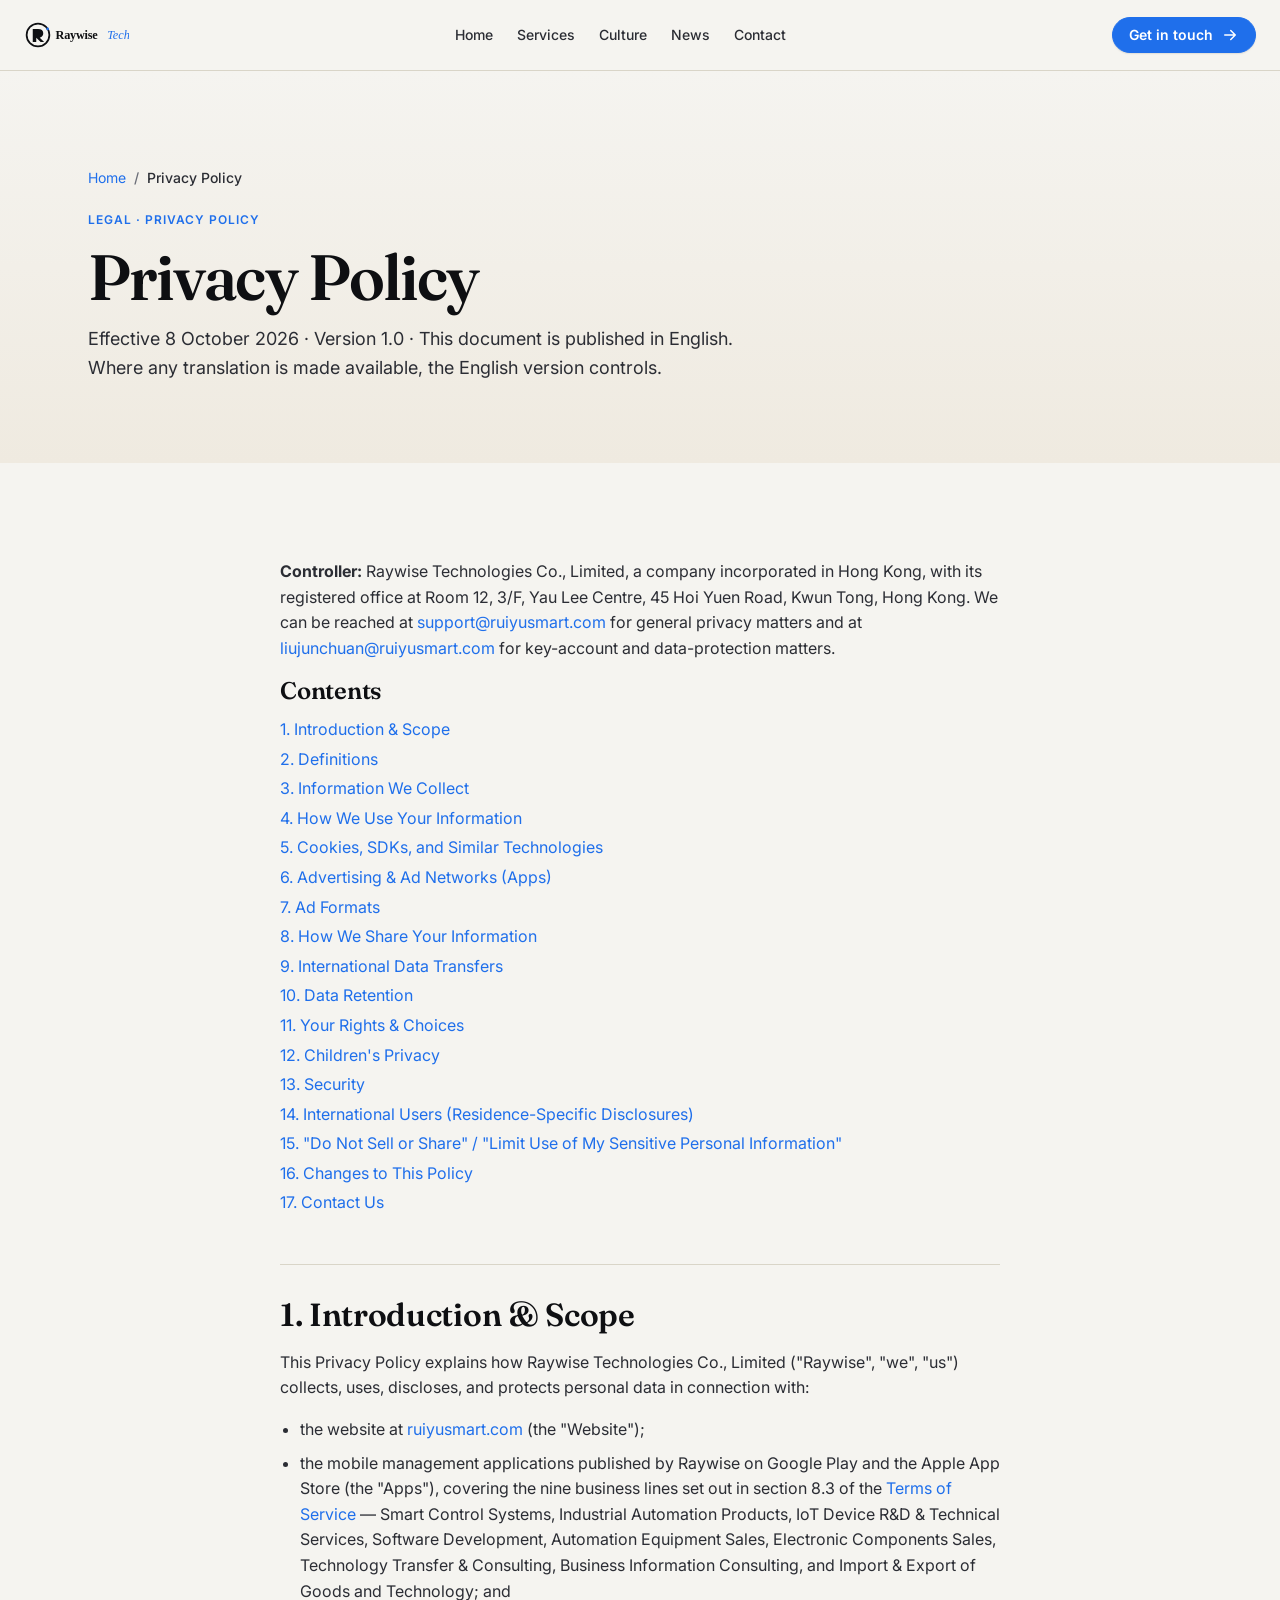
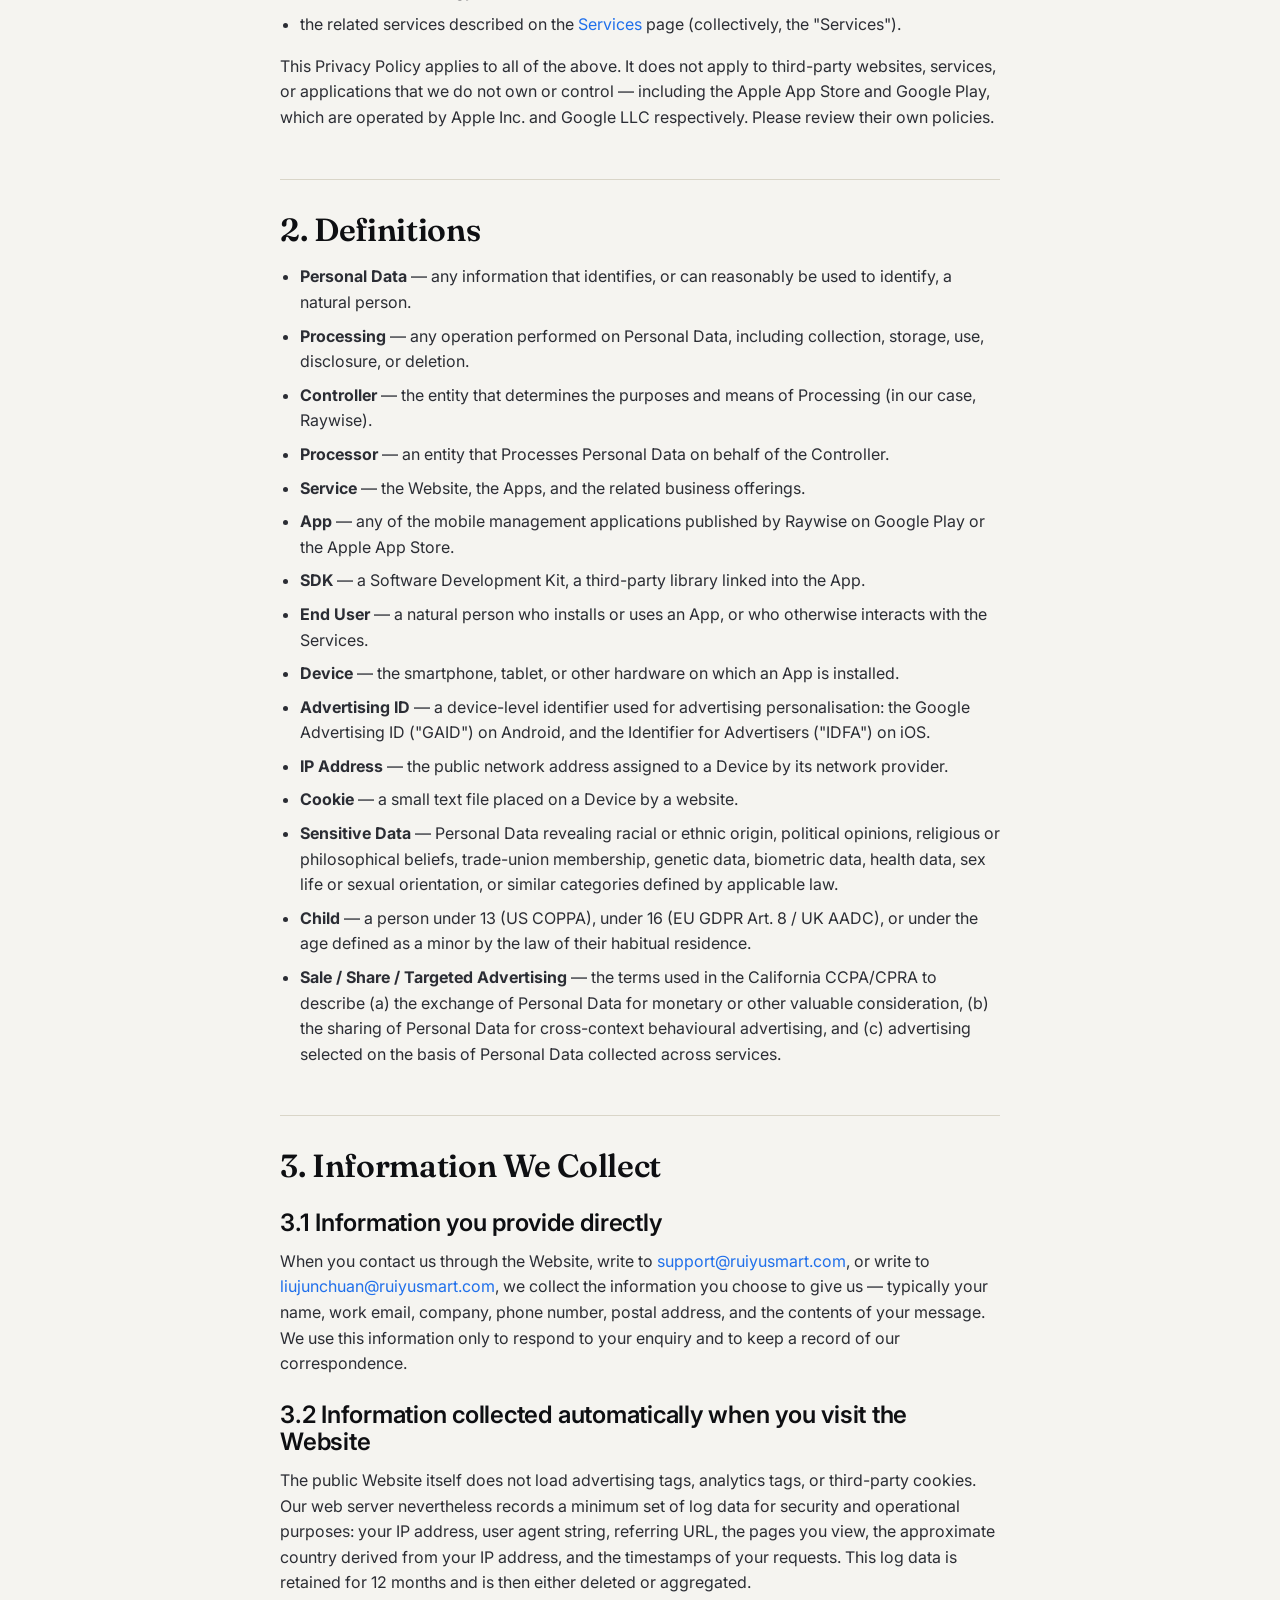
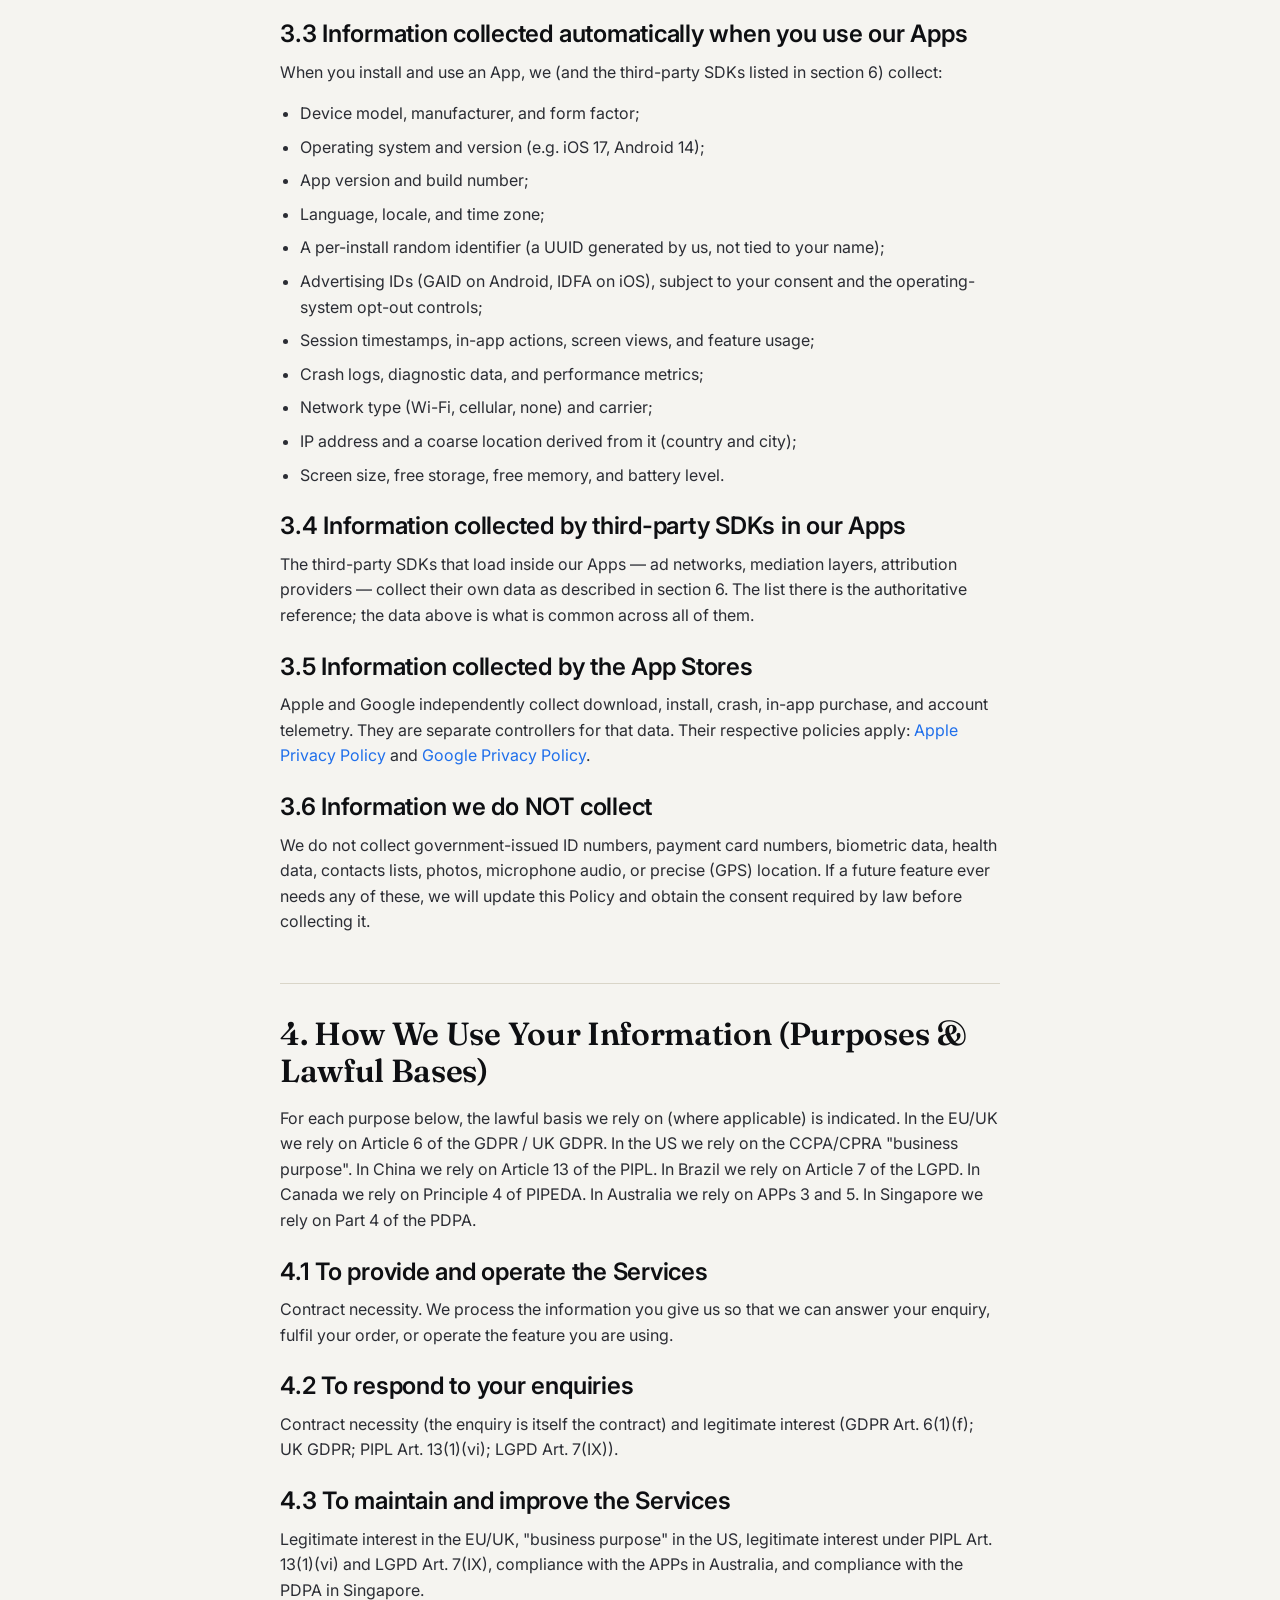
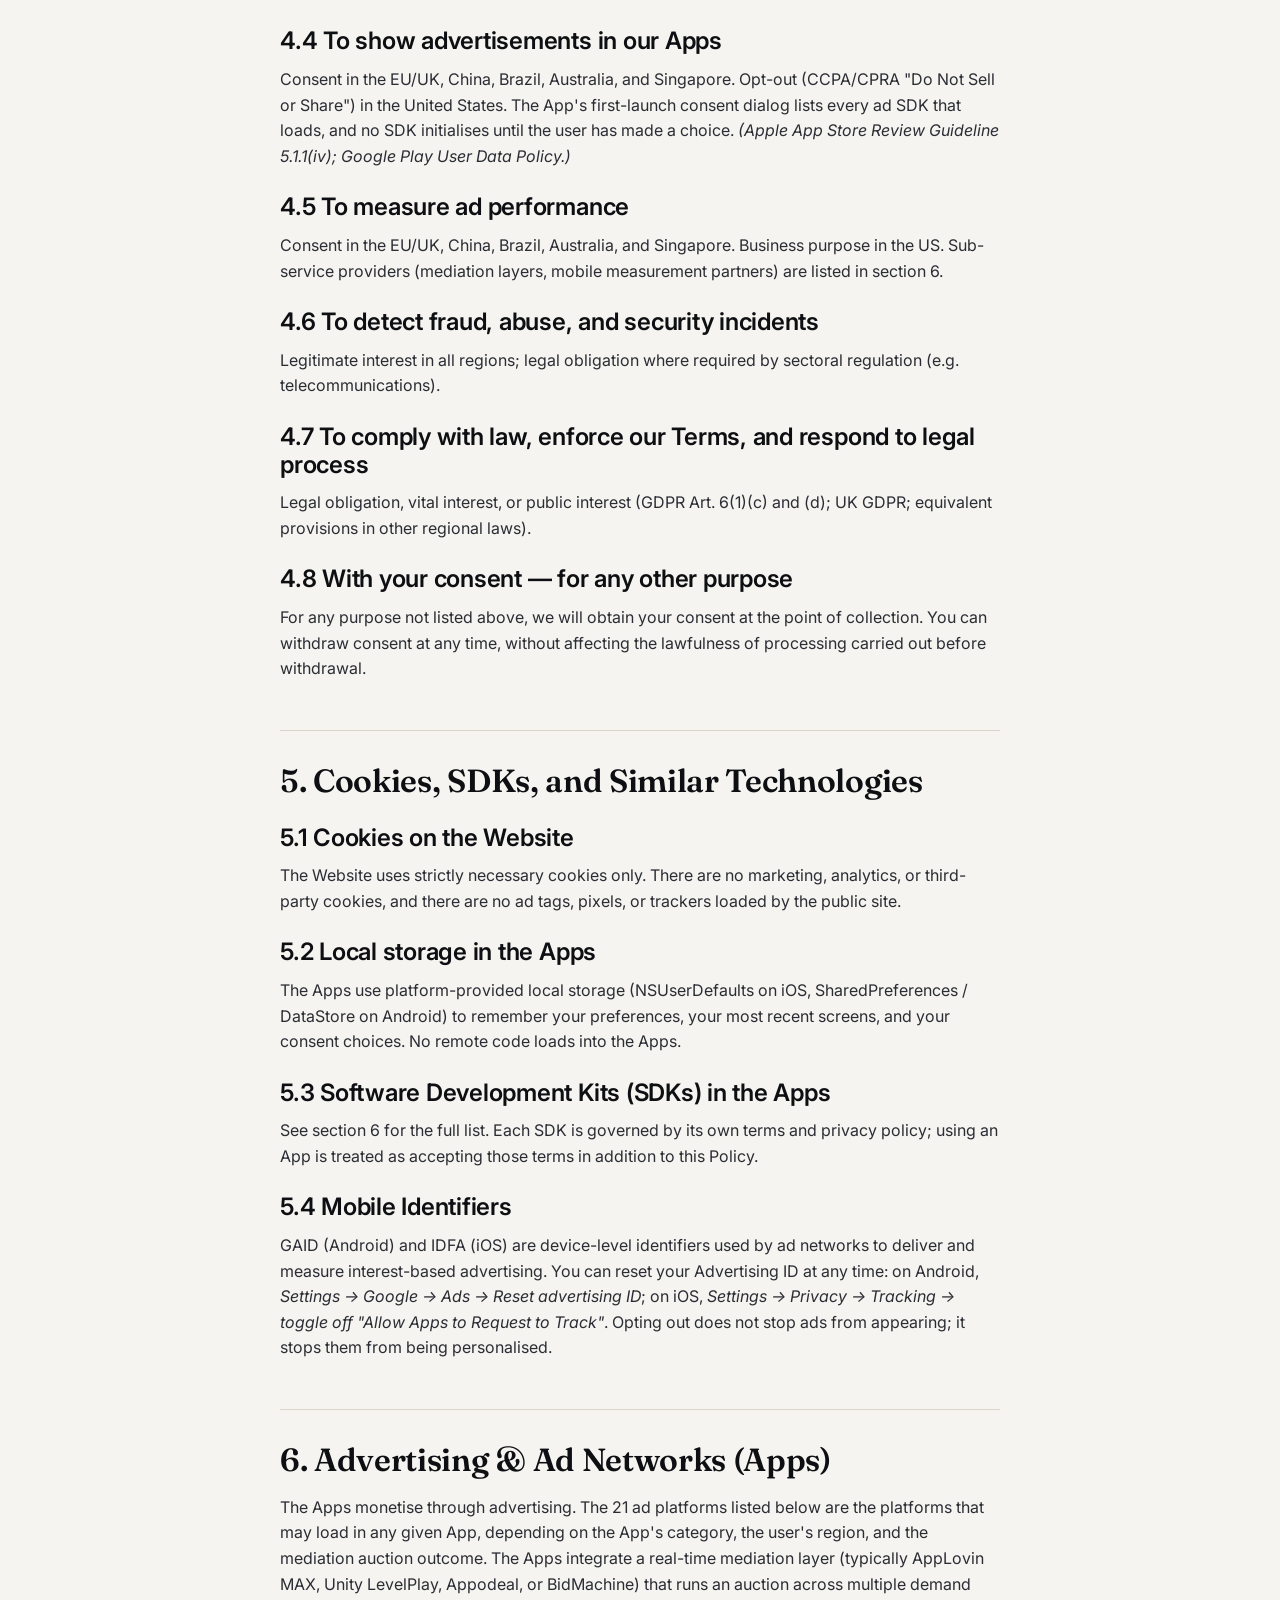
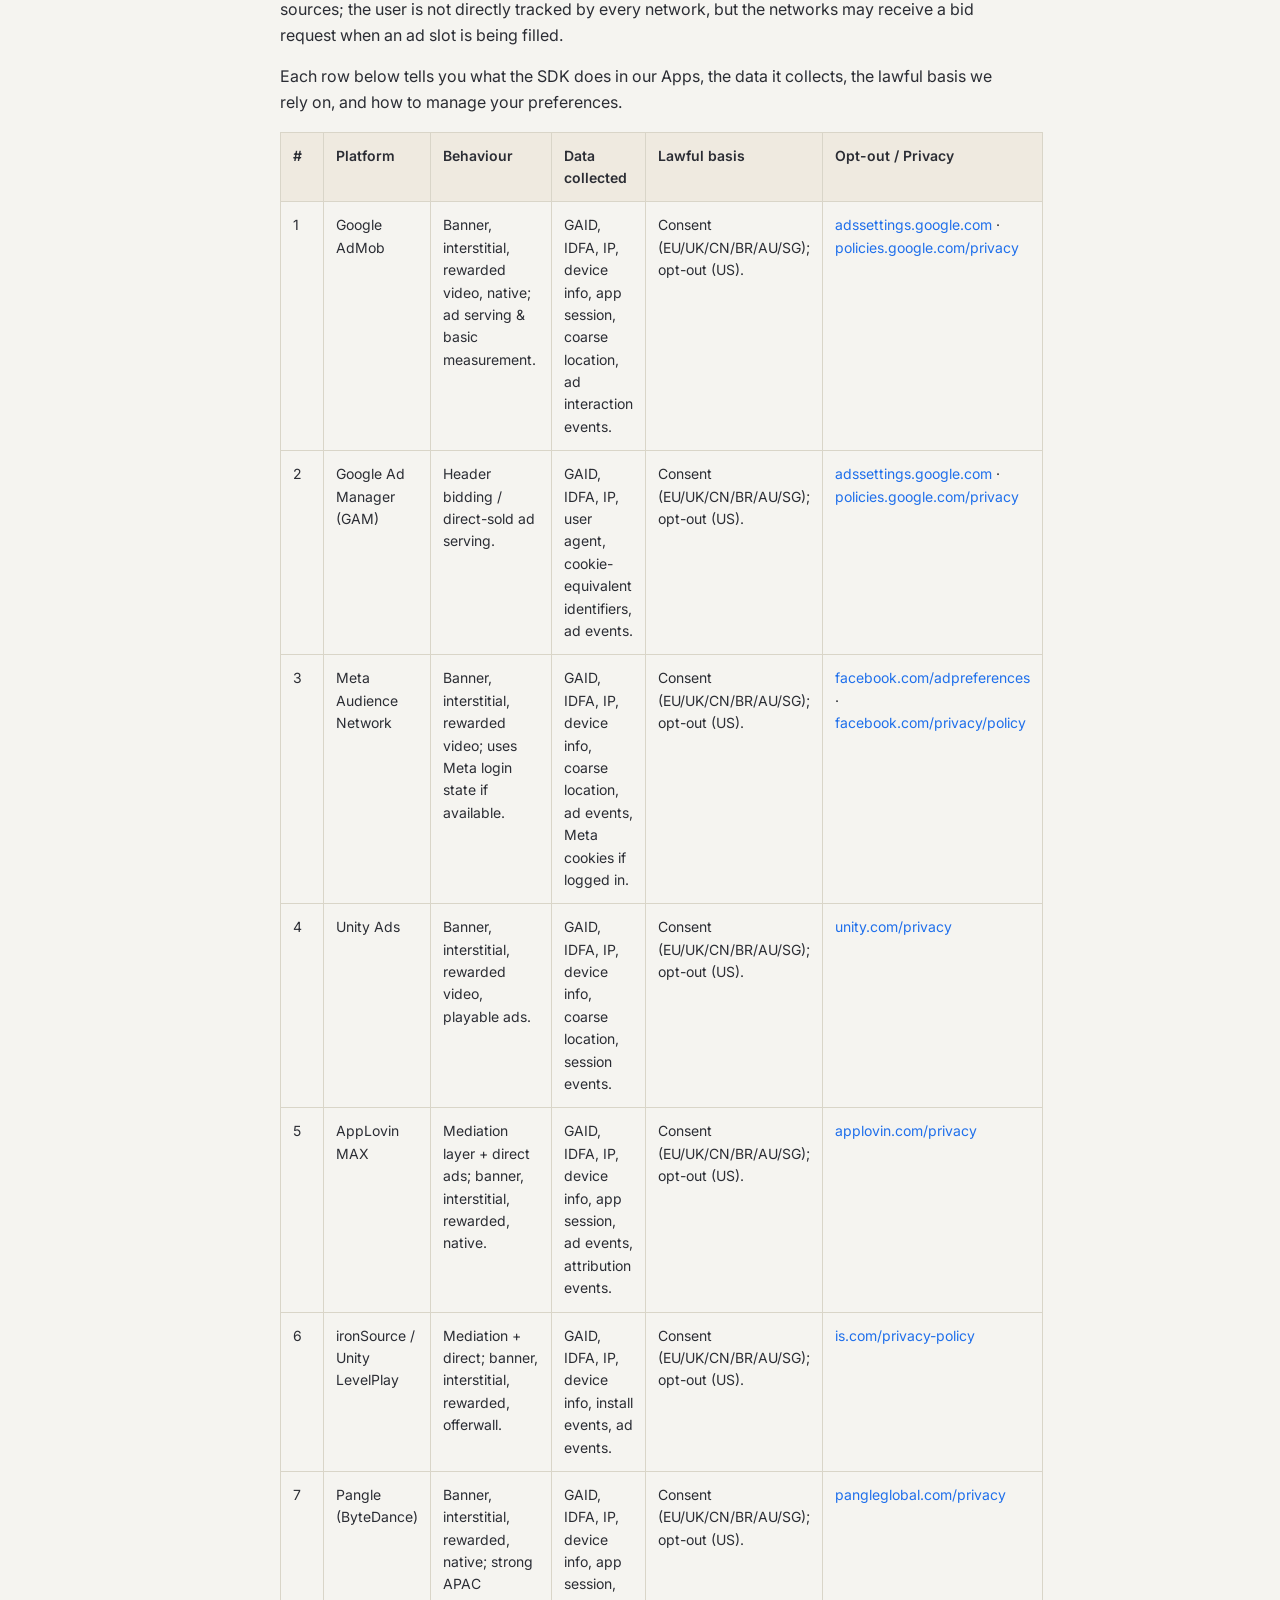
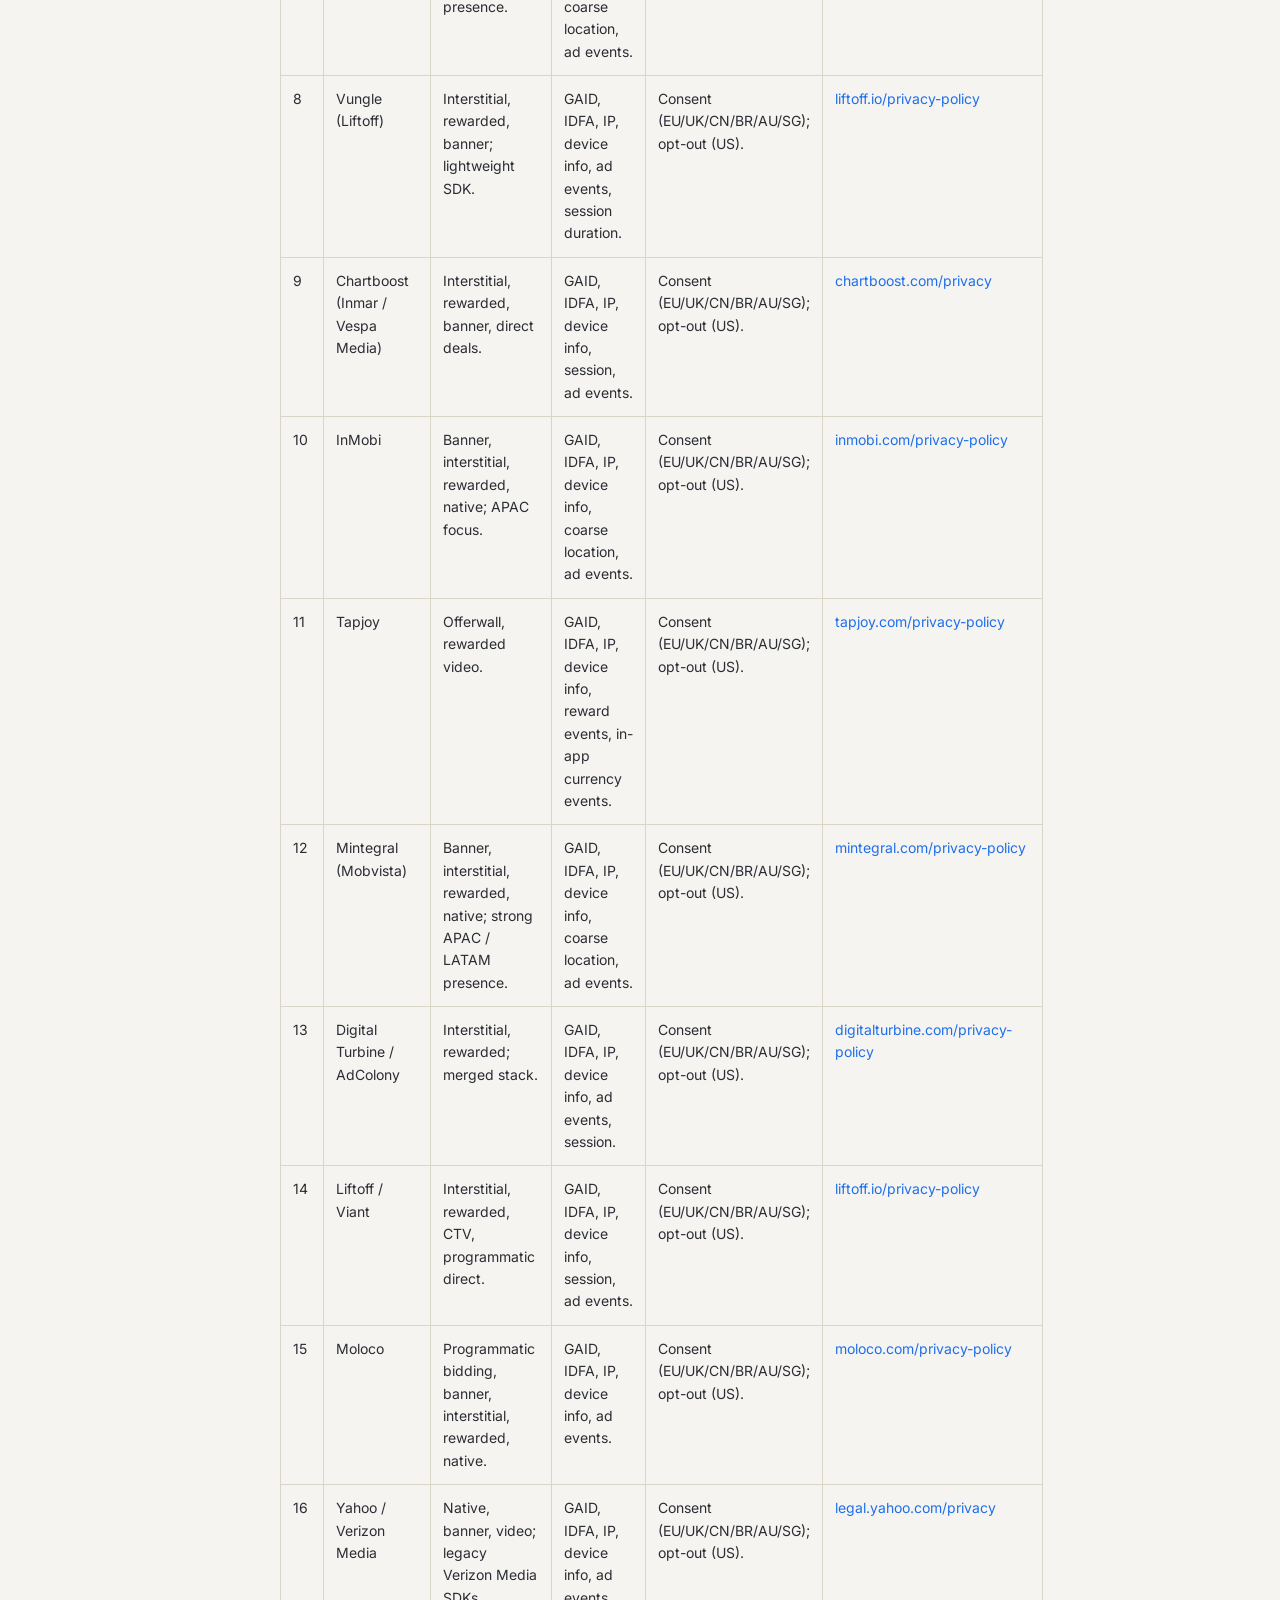
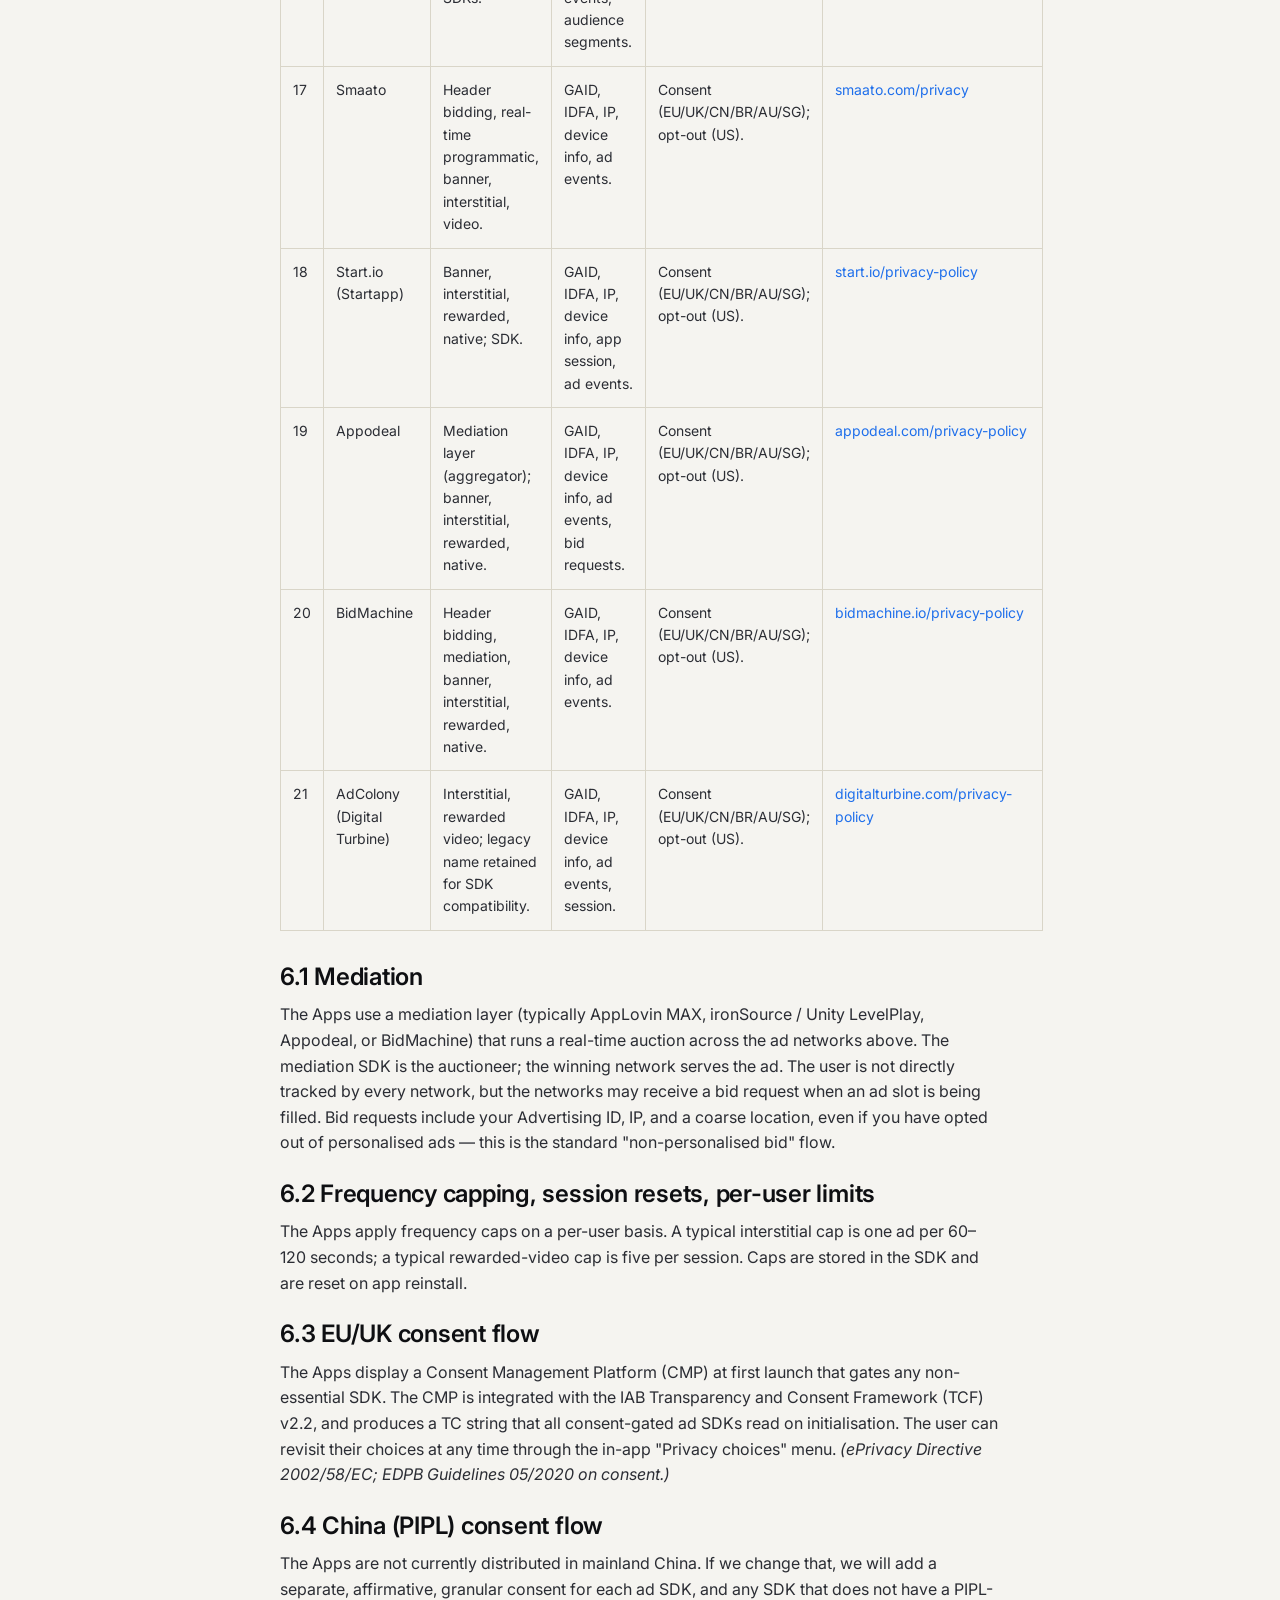
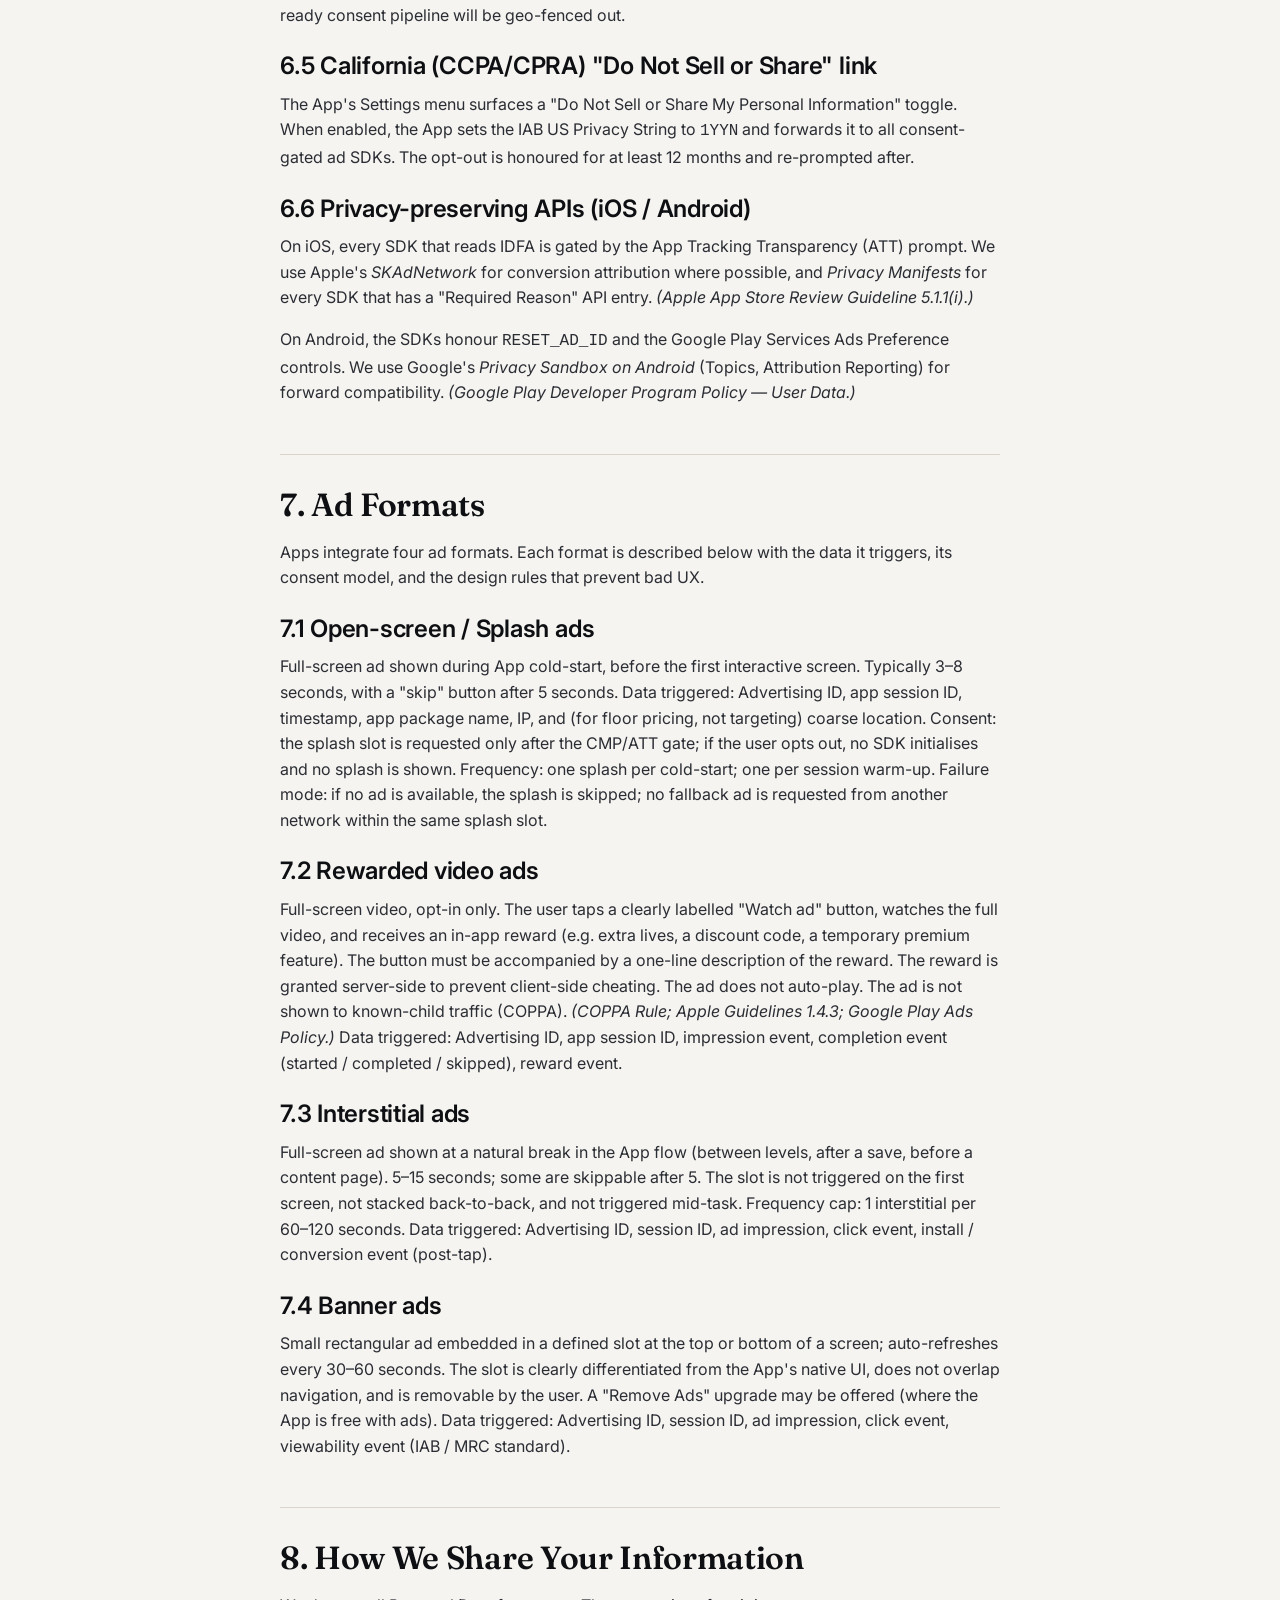
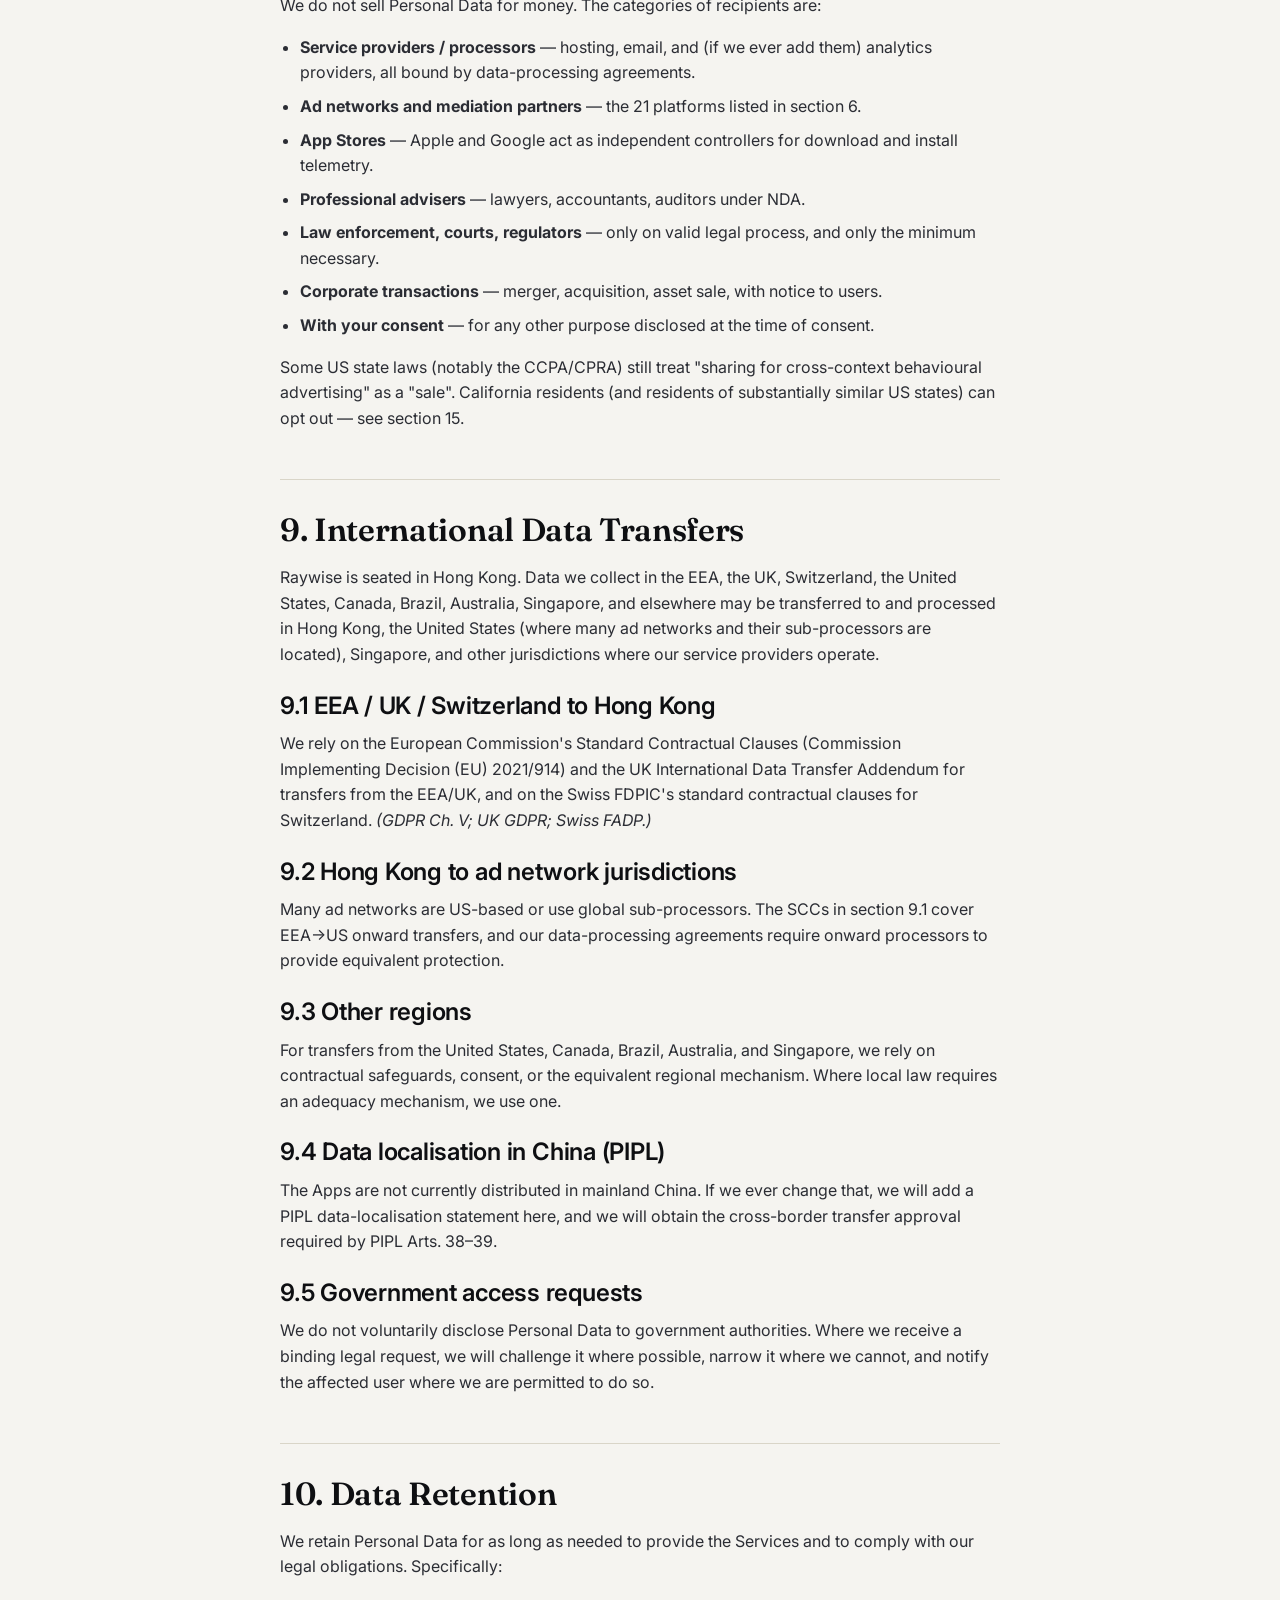
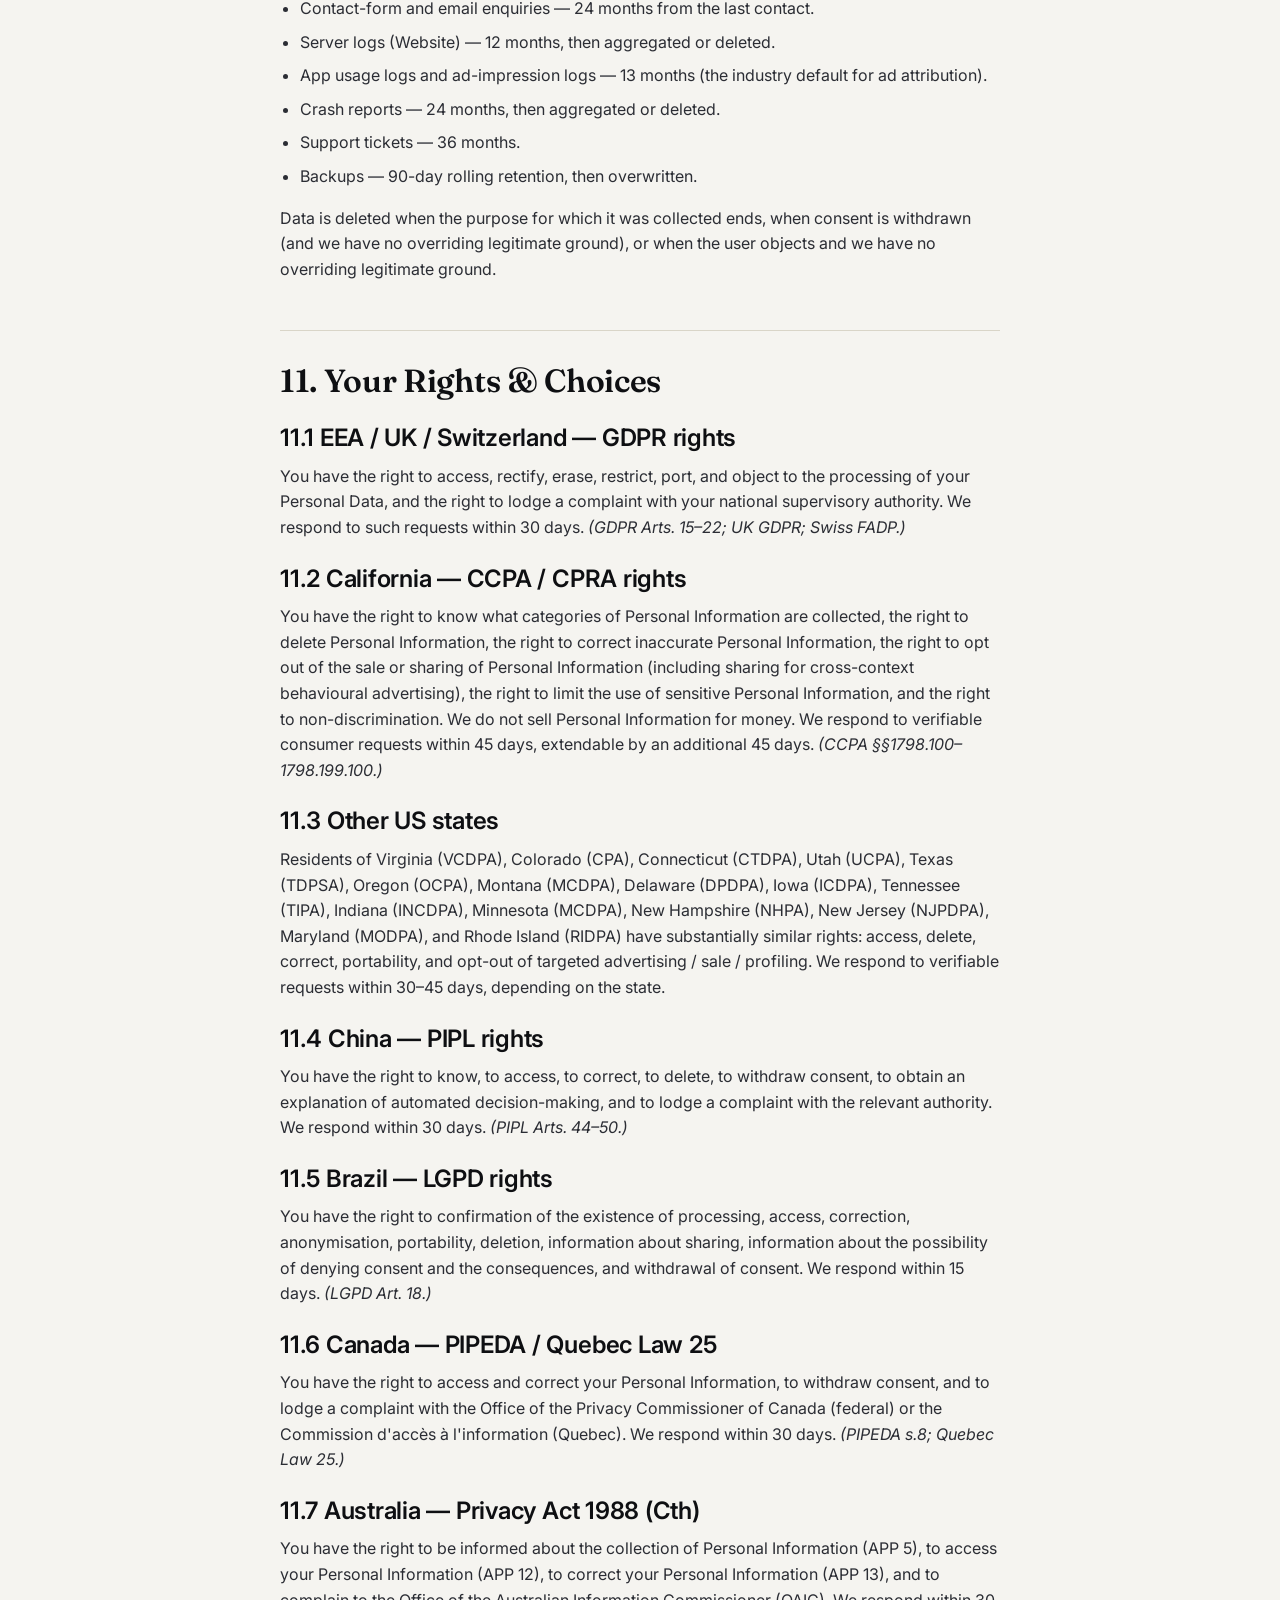
<file: privacy.html>
<!doctype html>
<html lang="en">
<head>
  <meta charset="UTF-8" />
  <meta name="viewport" content="width=device-width, initial-scale=1, viewport-fit=cover" />
  <meta name="theme-color" content="#0E0F12" />
  <title>Privacy Policy — Raywise Technologies</title>
  <meta name="description" content="How Raywise Technologies collects, uses, shares, and protects personal data across our website and mobile apps — including ad networks, regional rights, and children's data." />
  <meta name="keywords" content="privacy policy, GDPR, CCPA, CPRA, PIPL, LGPD, PIPEDA, Australia Privacy Act, Singapore PDPA, COPPA, ad disclosure, app privacy, Raywise privacy" />
  <meta name="robots" content="noindex, follow" />
  <link rel="canonical" href="https://ruiyusmart.com/privacy.html" />
  <link rel="icon" type="image/svg+xml" href="images/logo/favicon.svg" />
  <link rel="preconnect" href="https://fonts.googleapis.com" />
  <link rel="preconnect" href="https://fonts.gstatic.com" crossorigin />
  <link rel="stylesheet" href="https://fonts.googleapis.com/css2?family=Fraunces:opsz,wght@9..144,500;9..144,600&family=Inter:wght@400;500;600&family=JetBrains+Mono:wght@400;500&display=swap" />
  <link rel="stylesheet" href="css/styles.css" />
  <meta property="og:type" content="website" />
  <meta property="og:site_name" content="Raywise Technologies" />
  <meta property="og:title" content="Privacy Policy — Raywise Technologies" />
  <meta property="og:description" content="How Raywise Technologies collects, uses, shares, and protects personal data across our website and mobile apps — including ad networks, regional rights, and children's data." />
  <meta property="og:url" content="https://ruiyusmart.com/privacy.html" />
  <meta property="og:image" content="https://ruiyusmart.com/images/og/og-cover.png" />
  <meta property="og:locale" content="en_US" />
  <meta name="twitter:card" content="summary_large_image" />
  <meta name="twitter:title" content="Privacy Policy — Raywise Technologies" />
  <meta name="twitter:description" content="How Raywise Technologies collects, uses, shares, and protects personal data across our website and mobile apps — including ad networks, regional rights, and children's data." />
  <meta name="twitter:image" content="https://ruiyusmart.com/images/og/og-cover.png" />

  <script type="application/ld+json">
  {
    "@context": "https://schema.org",
    "@graph": [
      {
        "@type": "Organization",
        "@id": "https://ruiyusmart.com/#organization",
        "name": "Raywise Technologies Co., Limited",
        "url": "https://ruiyusmart.com/",
        "logo": "https://ruiyusmart.com/images/logo/raywise-logo.svg",
        "email": "support@ruiyusmart.com",
        "address": { "@type": "PostalAddress", "streetAddress": "Room 12, 3/F, Yau Lee Centre, 45 Hoi Yuen Road, Kwun Tong", "addressLocality": "Hong Kong", "addressCountry": "HK" }
      },
      {
        "@type": "WebPage",
        "@id": "https://ruiyusmart.com/privacy.html#page",
        "url": "https://ruiyusmart.com/privacy.html",
        "name": "Privacy Policy — Raywise Technologies",
        "isPartOf": { "@id": "https://ruiyusmart.com/#website" },
        "publisher": { "@id": "https://ruiyusmart.com/#organization" },
        "inLanguage": "en"
      },
      {
        "@type": "BreadcrumbList",
        "itemListElement": [
          { "@type": "ListItem", "position": 1, "name": "Home", "item": "https://ruiyusmart.com/" },
          { "@type": "ListItem", "position": 2, "name": "Privacy Policy", "item": "https://ruiyusmart.com/privacy.html" }
        ]
      }
    ]
  }
  </script>
</head>
<body data-page="privacy">

  <div id="rwt-header-slot"></div>

  <main id="main" tabindex="-1">

    <section class="rwt-page-hero" aria-labelledby="page-title">
      <div class="rwt-container">
        <nav class="rwt-breadcrumbs rwt-mb-4" aria-label="Breadcrumb">
          <ol>
            <li><a href="/">Home</a></li>
            <li aria-current="page">Privacy Policy</li>
          </ol>
        </nav>
        <span class="rwt-page-hero__eyebrow">Legal · Privacy Policy</span>
        <h1 id="page-title" class="rwt-page-hero__title" data-split-text>Privacy Policy</h1>
        <p class="rwt-page-hero__lede">Effective 8 October 2026 · Version 1.0 · This document is published in English. Where any translation is made available, the English version controls.</p>
      </div>
    </section>

    <section class="rwt-section" aria-label="Privacy Policy body">
      <div class="rwt-container">
        <article class="rwt-legal rwt-reveal">

          <p><strong>Controller:</strong> Raywise Technologies Co., Limited, a company incorporated in Hong Kong, with its registered office at Room 12, 3/F, Yau Lee Centre, 45 Hoi Yuen Road, Kwun Tong, Hong Kong. We can be reached at <a href="mailto:support@ruiyusmart.com">support@ruiyusmart.com</a> for general privacy matters and at <a href="mailto:liujunchuan@ruiyusmart.com">liujunchuan@ruiyusmart.com</a> for key-account and data-protection matters.</p>

          <nav class="rwt-mb-8" aria-label="Table of contents">
            <h2 style="font-size: var(--text-h3); border: 0; margin: 0 0 var(--space-3); padding: 0;">Contents</h2>
            <ol class="rwt-legal__toc">
              <li><a href="#introduction">1. Introduction &amp; Scope</a></li>
              <li><a href="#definitions">2. Definitions</a></li>
              <li><a href="#collect">3. Information We Collect</a></li>
              <li><a href="#use">4. How We Use Your Information</a></li>
              <li><a href="#cookies">5. Cookies, SDKs, and Similar Technologies</a></li>
              <li><a href="#apps">6. Advertising &amp; Ad Networks (Apps)</a></li>
              <li><a href="#ad-formats">7. Ad Formats</a></li>
              <li><a href="#share">8. How We Share Your Information</a></li>
              <li><a href="#transfers">9. International Data Transfers</a></li>
              <li><a href="#retention">10. Data Retention</a></li>
              <li><a href="#rights">11. Your Rights &amp; Choices</a></li>
              <li><a href="#children">12. Children's Privacy</a></li>
              <li><a href="#security">13. Security</a></li>
              <li><a href="#regions">14. International Users (Residence-Specific Disclosures)</a></li>
              <li><a href="#do-not-sell">15. "Do Not Sell or Share" / "Limit Use of My Sensitive Personal Information"</a></li>
              <li><a href="#changes">16. Changes to This Policy</a></li>
              <li><a href="#contact">17. Contact Us</a></li>
            </ol>
          </nav>

          <h2 id="introduction">1. Introduction &amp; Scope</h2>
          <p>This Privacy Policy explains how Raywise Technologies Co., Limited ("Raywise", "we", "us") collects, uses, discloses, and protects personal data in connection with:</p>
          <ul>
            <li>the website at <a href="/">ruiyusmart.com</a> (the "Website");</li>
            <li>the mobile management applications published by Raywise on Google Play and the Apple App Store (the "Apps"), covering the nine business lines set out in section 8.3 of the <a href="terms.html">Terms of Service</a> — Smart Control Systems, Industrial Automation Products, IoT Device R&amp;D &amp; Technical Services, Software Development, Automation Equipment Sales, Electronic Components Sales, Technology Transfer &amp; Consulting, Business Information Consulting, and Import &amp; Export of Goods and Technology; and</li>
            <li>the related services described on the <a href="services.html">Services</a> page (collectively, the "Services").</li>
          </ul>
          <p>This Privacy Policy applies to all of the above. It does not apply to third-party websites, services, or applications that we do not own or control — including the Apple App Store and Google Play, which are operated by Apple Inc. and Google LLC respectively. Please review their own policies.</p>

          <h2 id="definitions">2. Definitions</h2>
          <ul>
            <li><strong>Personal Data</strong> — any information that identifies, or can reasonably be used to identify, a natural person.</li>
            <li><strong>Processing</strong> — any operation performed on Personal Data, including collection, storage, use, disclosure, or deletion.</li>
            <li><strong>Controller</strong> — the entity that determines the purposes and means of Processing (in our case, Raywise).</li>
            <li><strong>Processor</strong> — an entity that Processes Personal Data on behalf of the Controller.</li>
            <li><strong>Service</strong> — the Website, the Apps, and the related business offerings.</li>
            <li><strong>App</strong> — any of the mobile management applications published by Raywise on Google Play or the Apple App Store.</li>
            <li><strong>SDK</strong> — a Software Development Kit, a third-party library linked into the App.</li>
            <li><strong>End User</strong> — a natural person who installs or uses an App, or who otherwise interacts with the Services.</li>
            <li><strong>Device</strong> — the smartphone, tablet, or other hardware on which an App is installed.</li>
            <li><strong>Advertising ID</strong> — a device-level identifier used for advertising personalisation: the Google Advertising ID ("GAID") on Android, and the Identifier for Advertisers ("IDFA") on iOS.</li>
            <li><strong>IP Address</strong> — the public network address assigned to a Device by its network provider.</li>
            <li><strong>Cookie</strong> — a small text file placed on a Device by a website.</li>
            <li><strong>Sensitive Data</strong> — Personal Data revealing racial or ethnic origin, political opinions, religious or philosophical beliefs, trade-union membership, genetic data, biometric data, health data, sex life or sexual orientation, or similar categories defined by applicable law.</li>
            <li><strong>Child</strong> — a person under 13 (US COPPA), under 16 (EU GDPR Art. 8 / UK AADC), or under the age defined as a minor by the law of their habitual residence.</li>
            <li><strong>Sale / Share / Targeted Advertising</strong> — the terms used in the California CCPA/CPRA to describe (a) the exchange of Personal Data for monetary or other valuable consideration, (b) the sharing of Personal Data for cross-context behavioural advertising, and (c) advertising selected on the basis of Personal Data collected across services.</li>
          </ul>

          <h2 id="collect">3. Information We Collect</h2>

          <h3>3.1 Information you provide directly</h3>
          <p>When you contact us through the Website, write to <a href="mailto:support@ruiyusmart.com">support@ruiyusmart.com</a>, or write to <a href="mailto:liujunchuan@ruiyusmart.com">liujunchuan@ruiyusmart.com</a>, we collect the information you choose to give us — typically your name, work email, company, phone number, postal address, and the contents of your message. We use this information only to respond to your enquiry and to keep a record of our correspondence.</p>

          <h3>3.2 Information collected automatically when you visit the Website</h3>
          <p>The public Website itself does not load advertising tags, analytics tags, or third-party cookies. Our web server nevertheless records a minimum set of log data for security and operational purposes: your IP address, user agent string, referring URL, the pages you view, the approximate country derived from your IP address, and the timestamps of your requests. This log data is retained for 12 months and is then either deleted or aggregated.</p>

          <h3>3.3 Information collected automatically when you use our Apps</h3>
          <p>When you install and use an App, we (and the third-party SDKs listed in section 6) collect:</p>
          <ul>
            <li>Device model, manufacturer, and form factor;</li>
            <li>Operating system and version (e.g. iOS 17, Android 14);</li>
            <li>App version and build number;</li>
            <li>Language, locale, and time zone;</li>
            <li>A per-install random identifier (a UUID generated by us, not tied to your name);</li>
            <li>Advertising IDs (GAID on Android, IDFA on iOS), subject to your consent and the operating-system opt-out controls;</li>
            <li>Session timestamps, in-app actions, screen views, and feature usage;</li>
            <li>Crash logs, diagnostic data, and performance metrics;</li>
            <li>Network type (Wi-Fi, cellular, none) and carrier;</li>
            <li>IP address and a coarse location derived from it (country and city);</li>
            <li>Screen size, free storage, free memory, and battery level.</li>
          </ul>

          <h3>3.4 Information collected by third-party SDKs in our Apps</h3>
          <p>The third-party SDKs that load inside our Apps — ad networks, mediation layers, attribution providers — collect their own data as described in section 6. The list there is the authoritative reference; the data above is what is common across all of them.</p>

          <h3>3.5 Information collected by the App Stores</h3>
          <p>Apple and Google independently collect download, install, crash, in-app purchase, and account telemetry. They are separate controllers for that data. Their respective policies apply: <a href="https://www.apple.com/legal/privacy/" rel="noopener noreferrer" target="_blank">Apple Privacy Policy</a> and <a href="https://policies.google.com/privacy" rel="noopener noreferrer" target="_blank">Google Privacy Policy</a>.</p>

          <h3>3.6 Information we do NOT collect</h3>
          <p>We do not collect government-issued ID numbers, payment card numbers, biometric data, health data, contacts lists, photos, microphone audio, or precise (GPS) location. If a future feature ever needs any of these, we will update this Policy and obtain the consent required by law before collecting it.</p>

          <h2 id="use">4. How We Use Your Information (Purposes &amp; Lawful Bases)</h2>
          <p>For each purpose below, the lawful basis we rely on (where applicable) is indicated. In the EU/UK we rely on Article 6 of the GDPR / UK GDPR. In the US we rely on the CCPA/CPRA "business purpose". In China we rely on Article 13 of the PIPL. In Brazil we rely on Article 7 of the LGPD. In Canada we rely on Principle 4 of PIPEDA. In Australia we rely on APPs 3 and 5. In Singapore we rely on Part 4 of the PDPA.</p>

          <h3>4.1 To provide and operate the Services</h3>
          <p>Contract necessity. We process the information you give us so that we can answer your enquiry, fulfil your order, or operate the feature you are using.</p>

          <h3>4.2 To respond to your enquiries</h3>
          <p>Contract necessity (the enquiry is itself the contract) and legitimate interest (GDPR Art. 6(1)(f); UK GDPR; PIPL Art. 13(1)(vi); LGPD Art. 7(IX)).</p>

          <h3>4.3 To maintain and improve the Services</h3>
          <p>Legitimate interest in the EU/UK, "business purpose" in the US, legitimate interest under PIPL Art. 13(1)(vi) and LGPD Art. 7(IX), compliance with the APPs in Australia, and compliance with the PDPA in Singapore.</p>

          <h3>4.4 To show advertisements in our Apps</h3>
          <p>Consent in the EU/UK, China, Brazil, Australia, and Singapore. Opt-out (CCPA/CPRA "Do Not Sell or Share") in the United States. The App's first-launch consent dialog lists every ad SDK that loads, and no SDK initialises until the user has made a choice. <em>(Apple App Store Review Guideline 5.1.1(iv); Google Play User Data Policy.)</em></p>

          <h3>4.5 To measure ad performance</h3>
          <p>Consent in the EU/UK, China, Brazil, Australia, and Singapore. Business purpose in the US. Sub-service providers (mediation layers, mobile measurement partners) are listed in section 6.</p>

          <h3>4.6 To detect fraud, abuse, and security incidents</h3>
          <p>Legitimate interest in all regions; legal obligation where required by sectoral regulation (e.g. telecommunications).</p>

          <h3>4.7 To comply with law, enforce our Terms, and respond to legal process</h3>
          <p>Legal obligation, vital interest, or public interest (GDPR Art. 6(1)(c) and (d); UK GDPR; equivalent provisions in other regional laws).</p>

          <h3>4.8 With your consent — for any other purpose</h3>
          <p>For any purpose not listed above, we will obtain your consent at the point of collection. You can withdraw consent at any time, without affecting the lawfulness of processing carried out before withdrawal.</p>

          <h2 id="cookies">5. Cookies, SDKs, and Similar Technologies</h2>
          <h3>5.1 Cookies on the Website</h3>
          <p>The Website uses strictly necessary cookies only. There are no marketing, analytics, or third-party cookies, and there are no ad tags, pixels, or trackers loaded by the public site.</p>

          <h3>5.2 Local storage in the Apps</h3>
          <p>The Apps use platform-provided local storage (NSUserDefaults on iOS, SharedPreferences / DataStore on Android) to remember your preferences, your most recent screens, and your consent choices. No remote code loads into the Apps.</p>

          <h3>5.3 Software Development Kits (SDKs) in the Apps</h3>
          <p>See section 6 for the full list. Each SDK is governed by its own terms and privacy policy; using an App is treated as accepting those terms in addition to this Policy.</p>

          <h3>5.4 Mobile Identifiers</h3>
          <p>GAID (Android) and IDFA (iOS) are device-level identifiers used by ad networks to deliver and measure interest-based advertising. You can reset your Advertising ID at any time: on Android, <em>Settings → Google → Ads → Reset advertising ID</em>; on iOS, <em>Settings → Privacy → Tracking → toggle off "Allow Apps to Request to Track"</em>. Opting out does not stop ads from appearing; it stops them from being personalised.</p>

          <h2 id="apps">6. Advertising &amp; Ad Networks (Apps)</h2>
          <p>The Apps monetise through advertising. The 21 ad platforms listed below are the platforms that may load in any given App, depending on the App's category, the user's region, and the mediation auction outcome. The Apps integrate a real-time mediation layer (typically AppLovin MAX, Unity LevelPlay, Appodeal, or BidMachine) that runs an auction across multiple demand sources; the user is not directly tracked by every network, but the networks may receive a bid request when an ad slot is being filled.</p>
          <p>Each row below tells you what the SDK does in our Apps, the data it collects, the lawful basis we rely on, and how to manage your preferences.</p>

          <table>
            <thead>
              <tr><th>#</th><th>Platform</th><th>Behaviour</th><th>Data collected</th><th>Lawful basis</th><th>Opt-out / Privacy</th></tr>
            </thead>
            <tbody>
              <tr><td>1</td><td>Google AdMob</td><td>Banner, interstitial, rewarded video, native; ad serving &amp; basic measurement.</td><td>GAID, IDFA, IP, device info, app session, coarse location, ad interaction events.</td><td>Consent (EU/UK/CN/BR/AU/SG); opt-out (US).</td><td><a href="https://adssettings.google.com" rel="noopener noreferrer" target="_blank">adssettings.google.com</a> · <a href="https://policies.google.com/privacy" rel="noopener noreferrer" target="_blank">policies.google.com/privacy</a></td></tr>
              <tr><td>2</td><td>Google Ad Manager (GAM)</td><td>Header bidding / direct-sold ad serving.</td><td>GAID, IDFA, IP, user agent, cookie-equivalent identifiers, ad events.</td><td>Consent (EU/UK/CN/BR/AU/SG); opt-out (US).</td><td><a href="https://adssettings.google.com" rel="noopener noreferrer" target="_blank">adssettings.google.com</a> · <a href="https://policies.google.com/privacy" rel="noopener noreferrer" target="_blank">policies.google.com/privacy</a></td></tr>
              <tr><td>3</td><td>Meta Audience Network</td><td>Banner, interstitial, rewarded video; uses Meta login state if available.</td><td>GAID, IDFA, IP, device info, coarse location, ad events, Meta cookies if logged in.</td><td>Consent (EU/UK/CN/BR/AU/SG); opt-out (US).</td><td><a href="https://www.facebook.com/adpreferences/ad_settings" rel="noopener noreferrer" target="_blank">facebook.com/adpreferences</a> · <a href="https://www.facebook.com/privacy/policy/" rel="noopener noreferrer" target="_blank">facebook.com/privacy/policy</a></td></tr>
              <tr><td>4</td><td>Unity Ads</td><td>Banner, interstitial, rewarded video, playable ads.</td><td>GAID, IDFA, IP, device info, coarse location, session events.</td><td>Consent (EU/UK/CN/BR/AU/SG); opt-out (US).</td><td><a href="https://unity.com/legal/privacy-policy#data-choices" rel="noopener noreferrer" target="_blank">unity.com/privacy</a></td></tr>
              <tr><td>5</td><td>AppLovin MAX</td><td>Mediation layer + direct ads; banner, interstitial, rewarded, native.</td><td>GAID, IDFA, IP, device info, app session, ad events, attribution events.</td><td>Consent (EU/UK/CN/BR/AU/SG); opt-out (US).</td><td><a href="https://www.applovin.com/privacy/" rel="noopener noreferrer" target="_blank">applovin.com/privacy</a></td></tr>
              <tr><td>6</td><td>ironSource / Unity LevelPlay</td><td>Mediation + direct; banner, interstitial, rewarded, offerwall.</td><td>GAID, IDFA, IP, device info, install events, ad events.</td><td>Consent (EU/UK/CN/BR/AU/SG); opt-out (US).</td><td><a href="https://www.is.com/privacy-policy/" rel="noopener noreferrer" target="_blank">is.com/privacy-policy</a></td></tr>
              <tr><td>7</td><td>Pangle (ByteDance)</td><td>Banner, interstitial, rewarded, native; strong APAC presence.</td><td>GAID, IDFA, IP, device info, app session, coarse location, ad events.</td><td>Consent (EU/UK/CN/BR/AU/SG); opt-out (US).</td><td><a href="https://www.pangleglobal.com/privacy" rel="noopener noreferrer" target="_blank">pangleglobal.com/privacy</a></td></tr>
              <tr><td>8</td><td>Vungle (Liftoff)</td><td>Interstitial, rewarded, banner; lightweight SDK.</td><td>GAID, IDFA, IP, device info, ad events, session duration.</td><td>Consent (EU/UK/CN/BR/AU/SG); opt-out (US).</td><td><a href="https://liftoff.io/privacy-policy/" rel="noopener noreferrer" target="_blank">liftoff.io/privacy-policy</a></td></tr>
              <tr><td>9</td><td>Chartboost (Inmar / Vespa Media)</td><td>Interstitial, rewarded, banner, direct deals.</td><td>GAID, IDFA, IP, device info, session, ad events.</td><td>Consent (EU/UK/CN/BR/AU/SG); opt-out (US).</td><td><a href="https://www.chartboost.com/privacy/" rel="noopener noreferrer" target="_blank">chartboost.com/privacy</a></td></tr>
              <tr><td>10</td><td>InMobi</td><td>Banner, interstitial, rewarded, native; APAC focus.</td><td>GAID, IDFA, IP, device info, coarse location, ad events.</td><td>Consent (EU/UK/CN/BR/AU/SG); opt-out (US).</td><td><a href="https://www.inmobi.com/privacy-policy/" rel="noopener noreferrer" target="_blank">inmobi.com/privacy-policy</a></td></tr>
              <tr><td>11</td><td>Tapjoy</td><td>Offerwall, rewarded video.</td><td>GAID, IDFA, IP, device info, reward events, in-app currency events.</td><td>Consent (EU/UK/CN/BR/AU/SG); opt-out (US).</td><td><a href="https://www.tapjoy.com/privacy-policy/" rel="noopener noreferrer" target="_blank">tapjoy.com/privacy-policy</a></td></tr>
              <tr><td>12</td><td>Mintegral (Mobvista)</td><td>Banner, interstitial, rewarded, native; strong APAC / LATAM presence.</td><td>GAID, IDFA, IP, device info, coarse location, ad events.</td><td>Consent (EU/UK/CN/BR/AU/SG); opt-out (US).</td><td><a href="https://www.mintegral.com/privacy-policy/" rel="noopener noreferrer" target="_blank">mintegral.com/privacy-policy</a></td></tr>
              <tr><td>13</td><td>Digital Turbine / AdColony</td><td>Interstitial, rewarded; merged stack.</td><td>GAID, IDFA, IP, device info, ad events, session.</td><td>Consent (EU/UK/CN/BR/AU/SG); opt-out (US).</td><td><a href="https://www.digitalturbine.com/privacy-policy/" rel="noopener noreferrer" target="_blank">digitalturbine.com/privacy-policy</a></td></tr>
              <tr><td>14</td><td>Liftoff / Viant</td><td>Interstitial, rewarded, CTV, programmatic direct.</td><td>GAID, IDFA, IP, device info, session, ad events.</td><td>Consent (EU/UK/CN/BR/AU/SG); opt-out (US).</td><td><a href="https://liftoff.io/privacy-policy/" rel="noopener noreferrer" target="_blank">liftoff.io/privacy-policy</a></td></tr>
              <tr><td>15</td><td>Moloco</td><td>Programmatic bidding, banner, interstitial, rewarded, native.</td><td>GAID, IDFA, IP, device info, ad events.</td><td>Consent (EU/UK/CN/BR/AU/SG); opt-out (US).</td><td><a href="https://www.moloco.com/privacy-policy" rel="noopener noreferrer" target="_blank">moloco.com/privacy-policy</a></td></tr>
              <tr><td>16</td><td>Yahoo / Verizon Media</td><td>Native, banner, video; legacy Verizon Media SDKs.</td><td>GAID, IDFA, IP, device info, ad events, audience segments.</td><td>Consent (EU/UK/CN/BR/AU/SG); opt-out (US).</td><td><a href="https://legal.yahoo.com/us/en/yahoo/privacy/index.html" rel="noopener noreferrer" target="_blank">legal.yahoo.com/privacy</a></td></tr>
              <tr><td>17</td><td>Smaato</td><td>Header bidding, real-time programmatic, banner, interstitial, video.</td><td>GAID, IDFA, IP, device info, ad events.</td><td>Consent (EU/UK/CN/BR/AU/SG); opt-out (US).</td><td><a href="https://www.smaato.com/privacy/" rel="noopener noreferrer" target="_blank">smaato.com/privacy</a></td></tr>
              <tr><td>18</td><td>Start.io (Startapp)</td><td>Banner, interstitial, rewarded, native; SDK.</td><td>GAID, IDFA, IP, device info, app session, ad events.</td><td>Consent (EU/UK/CN/BR/AU/SG); opt-out (US).</td><td><a href="https://www.start.io/privacy-policy/" rel="noopener noreferrer" target="_blank">start.io/privacy-policy</a></td></tr>
              <tr><td>19</td><td>Appodeal</td><td>Mediation layer (aggregator); banner, interstitial, rewarded, native.</td><td>GAID, IDFA, IP, device info, ad events, bid requests.</td><td>Consent (EU/UK/CN/BR/AU/SG); opt-out (US).</td><td><a href="https://www.appodeal.com/privacy-policy/" rel="noopener noreferrer" target="_blank">appodeal.com/privacy-policy</a></td></tr>
              <tr><td>20</td><td>BidMachine</td><td>Header bidding, mediation, banner, interstitial, rewarded, native.</td><td>GAID, IDFA, IP, device info, ad events.</td><td>Consent (EU/UK/CN/BR/AU/SG); opt-out (US).</td><td><a href="https://bidmachine.io/privacy-policy/" rel="noopener noreferrer" target="_blank">bidmachine.io/privacy-policy</a></td></tr>
              <tr><td>21</td><td>AdColony (Digital Turbine)</td><td>Interstitial, rewarded video; legacy name retained for SDK compatibility.</td><td>GAID, IDFA, IP, device info, ad events, session.</td><td>Consent (EU/UK/CN/BR/AU/SG); opt-out (US).</td><td><a href="https://www.digitalturbine.com/privacy-policy/" rel="noopener noreferrer" target="_blank">digitalturbine.com/privacy-policy</a></td></tr>
            </tbody>
          </table>

          <h3>6.1 Mediation</h3>
          <p>The Apps use a mediation layer (typically AppLovin MAX, ironSource / Unity LevelPlay, Appodeal, or BidMachine) that runs a real-time auction across the ad networks above. The mediation SDK is the auctioneer; the winning network serves the ad. The user is not directly tracked by every network, but the networks may receive a bid request when an ad slot is being filled. Bid requests include your Advertising ID, IP, and a coarse location, even if you have opted out of personalised ads — this is the standard "non-personalised bid" flow.</p>

          <h3>6.2 Frequency capping, session resets, per-user limits</h3>
          <p>The Apps apply frequency caps on a per-user basis. A typical interstitial cap is one ad per 60–120 seconds; a typical rewarded-video cap is five per session. Caps are stored in the SDK and are reset on app reinstall.</p>

          <h3>6.3 EU/UK consent flow</h3>
          <p>The Apps display a Consent Management Platform (CMP) at first launch that gates any non-essential SDK. The CMP is integrated with the IAB Transparency and Consent Framework (TCF) v2.2, and produces a TC string that all consent-gated ad SDKs read on initialisation. The user can revisit their choices at any time through the in-app "Privacy choices" menu. <em>(ePrivacy Directive 2002/58/EC; EDPB Guidelines 05/2020 on consent.)</em></p>

          <h3>6.4 China (PIPL) consent flow</h3>
          <p>The Apps are not currently distributed in mainland China. If we change that, we will add a separate, affirmative, granular consent for each ad SDK, and any SDK that does not have a PIPL-ready consent pipeline will be geo-fenced out.</p>

          <h3>6.5 California (CCPA/CPRA) "Do Not Sell or Share" link</h3>
          <p>The App's Settings menu surfaces a "Do Not Sell or Share My Personal Information" toggle. When enabled, the App sets the IAB US Privacy String to <code>1YYN</code> and forwards it to all consent-gated ad SDKs. The opt-out is honoured for at least 12 months and re-prompted after.</p>

          <h3>6.6 Privacy-preserving APIs (iOS / Android)</h3>
          <p>On iOS, every SDK that reads IDFA is gated by the App Tracking Transparency (ATT) prompt. We use Apple's <em>SKAdNetwork</em> for conversion attribution where possible, and <em>Privacy Manifests</em> for every SDK that has a "Required Reason" API entry. <em>(Apple App Store Review Guideline 5.1.1(i).)</em></p>
          <p>On Android, the SDKs honour <code>RESET_AD_ID</code> and the Google Play Services Ads Preference controls. We use Google's <em>Privacy Sandbox on Android</em> (Topics, Attribution Reporting) for forward compatibility. <em>(Google Play Developer Program Policy — User Data.)</em></p>

          <h2 id="ad-formats">7. Ad Formats</h2>
          <p>Apps integrate four ad formats. Each format is described below with the data it triggers, its consent model, and the design rules that prevent bad UX.</p>

          <h3>7.1 Open-screen / Splash ads</h3>
          <p>Full-screen ad shown during App cold-start, before the first interactive screen. Typically 3–8 seconds, with a "skip" button after 5 seconds. Data triggered: Advertising ID, app session ID, timestamp, app package name, IP, and (for floor pricing, not targeting) coarse location. Consent: the splash slot is requested only after the CMP/ATT gate; if the user opts out, no SDK initialises and no splash is shown. Frequency: one splash per cold-start; one per session warm-up. Failure mode: if no ad is available, the splash is skipped; no fallback ad is requested from another network within the same splash slot.</p>

          <h3>7.2 Rewarded video ads</h3>
          <p>Full-screen video, opt-in only. The user taps a clearly labelled "Watch ad" button, watches the full video, and receives an in-app reward (e.g. extra lives, a discount code, a temporary premium feature). The button must be accompanied by a one-line description of the reward. The reward is granted server-side to prevent client-side cheating. The ad does not auto-play. The ad is not shown to known-child traffic (COPPA). <em>(COPPA Rule; Apple Guidelines 1.4.3; Google Play Ads Policy.)</em> Data triggered: Advertising ID, app session ID, impression event, completion event (started / completed / skipped), reward event.</p>

          <h3>7.3 Interstitial ads</h3>
          <p>Full-screen ad shown at a natural break in the App flow (between levels, after a save, before a content page). 5–15 seconds; some are skippable after 5. The slot is not triggered on the first screen, not stacked back-to-back, and not triggered mid-task. Frequency cap: 1 interstitial per 60–120 seconds. Data triggered: Advertising ID, session ID, ad impression, click event, install / conversion event (post-tap).</p>

          <h3>7.4 Banner ads</h3>
          <p>Small rectangular ad embedded in a defined slot at the top or bottom of a screen; auto-refreshes every 30–60 seconds. The slot is clearly differentiated from the App's native UI, does not overlap navigation, and is removable by the user. A "Remove Ads" upgrade may be offered (where the App is free with ads). Data triggered: Advertising ID, session ID, ad impression, click event, viewability event (IAB / MRC standard).</p>

          <h2 id="share">8. How We Share Your Information</h2>
          <p>We do not sell Personal Data for money. The categories of recipients are:</p>
          <ul>
            <li><strong>Service providers / processors</strong> — hosting, email, and (if we ever add them) analytics providers, all bound by data-processing agreements.</li>
            <li><strong>Ad networks and mediation partners</strong> — the 21 platforms listed in section 6.</li>
            <li><strong>App Stores</strong> — Apple and Google act as independent controllers for download and install telemetry.</li>
            <li><strong>Professional advisers</strong> — lawyers, accountants, auditors under NDA.</li>
            <li><strong>Law enforcement, courts, regulators</strong> — only on valid legal process, and only the minimum necessary.</li>
            <li><strong>Corporate transactions</strong> — merger, acquisition, asset sale, with notice to users.</li>
            <li><strong>With your consent</strong> — for any other purpose disclosed at the time of consent.</li>
          </ul>
          <p>Some US state laws (notably the CCPA/CPRA) still treat "sharing for cross-context behavioural advertising" as a "sale". California residents (and residents of substantially similar US states) can opt out — see section 15.</p>

          <h2 id="transfers">9. International Data Transfers</h2>
          <p>Raywise is seated in Hong Kong. Data we collect in the EEA, the UK, Switzerland, the United States, Canada, Brazil, Australia, Singapore, and elsewhere may be transferred to and processed in Hong Kong, the United States (where many ad networks and their sub-processors are located), Singapore, and other jurisdictions where our service providers operate.</p>

          <h3>9.1 EEA / UK / Switzerland to Hong Kong</h3>
          <p>We rely on the European Commission's Standard Contractual Clauses (Commission Implementing Decision (EU) 2021/914) and the UK International Data Transfer Addendum for transfers from the EEA/UK, and on the Swiss FDPIC's standard contractual clauses for Switzerland. <em>(GDPR Ch. V; UK GDPR; Swiss FADP.)</em></p>

          <h3>9.2 Hong Kong to ad network jurisdictions</h3>
          <p>Many ad networks are US-based or use global sub-processors. The SCCs in section 9.1 cover EEA→US onward transfers, and our data-processing agreements require onward processors to provide equivalent protection.</p>

          <h3>9.3 Other regions</h3>
          <p>For transfers from the United States, Canada, Brazil, Australia, and Singapore, we rely on contractual safeguards, consent, or the equivalent regional mechanism. Where local law requires an adequacy mechanism, we use one.</p>

          <h3>9.4 Data localisation in China (PIPL)</h3>
          <p>The Apps are not currently distributed in mainland China. If we ever change that, we will add a PIPL data-localisation statement here, and we will obtain the cross-border transfer approval required by PIPL Arts. 38–39.</p>

          <h3>9.5 Government access requests</h3>
          <p>We do not voluntarily disclose Personal Data to government authorities. Where we receive a binding legal request, we will challenge it where possible, narrow it where we cannot, and notify the affected user where we are permitted to do so.</p>

          <h2 id="retention">10. Data Retention</h2>
          <p>We retain Personal Data for as long as needed to provide the Services and to comply with our legal obligations. Specifically:</p>
          <ul>
            <li>Contact-form and email enquiries — 24 months from the last contact.</li>
            <li>Server logs (Website) — 12 months, then aggregated or deleted.</li>
            <li>App usage logs and ad-impression logs — 13 months (the industry default for ad attribution).</li>
            <li>Crash reports — 24 months, then aggregated or deleted.</li>
            <li>Support tickets — 36 months.</li>
            <li>Backups — 90-day rolling retention, then overwritten.</li>
          </ul>
          <p>Data is deleted when the purpose for which it was collected ends, when consent is withdrawn (and we have no overriding legitimate ground), or when the user objects and we have no overriding legitimate ground.</p>

          <h2 id="rights">11. Your Rights &amp; Choices</h2>

          <h3 id="gdpr">11.1 EEA / UK / Switzerland — GDPR rights</h3>
          <p>You have the right to access, rectify, erase, restrict, port, and object to the processing of your Personal Data, and the right to lodge a complaint with your national supervisory authority. We respond to such requests within 30 days. <em>(GDPR Arts. 15–22; UK GDPR; Swiss FADP.)</em></p>

          <h3 id="ccpa">11.2 California — CCPA / CPRA rights</h3>
          <p>You have the right to know what categories of Personal Information are collected, the right to delete Personal Information, the right to correct inaccurate Personal Information, the right to opt out of the sale or sharing of Personal Information (including sharing for cross-context behavioural advertising), the right to limit the use of sensitive Personal Information, and the right to non-discrimination. We do not sell Personal Information for money. We respond to verifiable consumer requests within 45 days, extendable by an additional 45 days. <em>(CCPA §§1798.100–1798.199.100.)</em></p>

          <h3>11.3 Other US states</h3>
          <p>Residents of Virginia (VCDPA), Colorado (CPA), Connecticut (CTDPA), Utah (UCPA), Texas (TDPSA), Oregon (OCPA), Montana (MCDPA), Delaware (DPDPA), Iowa (ICDPA), Tennessee (TIPA), Indiana (INCDPA), Minnesota (MCDPA), New Hampshire (NHPA), New Jersey (NJPDPA), Maryland (MODPA), and Rhode Island (RIDPA) have substantially similar rights: access, delete, correct, portability, and opt-out of targeted advertising / sale / profiling. We respond to verifiable requests within 30–45 days, depending on the state.</p>

          <h3 id="pipl">11.4 China — PIPL rights</h3>
          <p>You have the right to know, to access, to correct, to delete, to withdraw consent, to obtain an explanation of automated decision-making, and to lodge a complaint with the relevant authority. We respond within 30 days. <em>(PIPL Arts. 44–50.)</em></p>

          <h3 id="lgpd">11.5 Brazil — LGPD rights</h3>
          <p>You have the right to confirmation of the existence of processing, access, correction, anonymisation, portability, deletion, information about sharing, information about the possibility of denying consent and the consequences, and withdrawal of consent. We respond within 15 days. <em>(LGPD Art. 18.)</em></p>

          <h3 id="pipeda">11.6 Canada — PIPEDA / Quebec Law 25</h3>
          <p>You have the right to access and correct your Personal Information, to withdraw consent, and to lodge a complaint with the Office of the Privacy Commissioner of Canada (federal) or the Commission d'accès à l'information (Quebec). We respond within 30 days. <em>(PIPEDA s.8; Quebec Law 25.)</em></p>

          <h3 id="australia">11.7 Australia — Privacy Act 1988 (Cth)</h3>
          <p>You have the right to be informed about the collection of Personal Information (APP 5), to access your Personal Information (APP 12), to correct your Personal Information (APP 13), and to complain to the Office of the Australian Information Commissioner (OAIC). We respond within 30 days. <em>(Privacy Act 1988 (Cth); APPs 3, 5, 12, 13.)</em></p>

          <h3 id="singapore">11.8 Singapore — PDPA</h3>
          <p>You have the right to be informed of the purpose of collection (Consent Obligation, s.13), the right to access and correct your Personal Data (ss.21–22), the right to withdraw consent, and the right to opt out of receiving telemarketing messages via the Do Not Call (DNC) registry. We do not engage in telemarketing. We respond within 30 days. <em>(PDPA Part IV.)</em></p>

          <h3>11.9 How to exercise any of the above</h3>
          <p>Email <a href="mailto:support@ruiyusmart.com">support@ruiyusmart.com</a> with the subject line "Privacy Request". Tell us which right you wish to exercise and provide enough information to verify your identity. We may need to follow up for additional verification before we can act on your request.</p>

          <h2 id="children">12. Children's Privacy</h2>
          <p>The Services are not directed to children. We do not knowingly collect Personal Data from children under 13 (US COPPA), under 16 (EU GDPR Art. 8 / UK AADC), or under any other age defined by applicable local law. If a parent or guardian notifies us that their child has used the Services and provided Personal Data, we will delete that data within 30 days. The Apps do not serve interest-based advertising to known-child traffic. <em>(COPPA 16 C.F.R. Part 312; GDPR Art. 8; ICO Age-Appropriate Design Code; Data Protection Act 2018 s.123.)</em></p>

          <h3>12.1 COPPA (US)</h3>
          <p>We do not knowingly collect Personal Information from children under 13. Our Apps are not directed to children, and our Apps do not serve interest-based advertising to known-child traffic. Parents can contact us at <a href="mailto:support@ruiyusmart.com">support@ruiyusmart.com</a> to request deletion.</p>

          <h3>12.2 GDPR-K (EU)</h3>
          <p>Article 8 of the GDPR provides that, where information society services are offered directly to a child, the processing of Personal Data is lawful only if the child is at least 16 (member states may lower to 13). Our Apps are not directed to children. If we learn that we have inadvertently collected Personal Data from a child below the applicable national age, we will delete that data within 30 days.</p>

          <h3>12.3 UK AADC</h3>
          <p>The Information Commissioner's Office Age-Appropriate Design Code applies to online services likely to be accessed by children in the UK. Our Apps are not designed for children; however, our consumer-facing Apps may be used on family devices, and we apply the AADC standards where the ICO's "likely to be accessed" test is triggered: best interests of the child, age-appropriate language, transparent information, no detrimental use of data, no profiling by default, geolocation off by default, no nudge techniques aimed at extending session time, parental controls visible, no dark patterns, and a Data Protection Impact Assessment on file.</p>

          <h2 id="security">13. Security</h2>
          <p>We use administrative, technical, and physical safeguards designed to protect Personal Data against unauthorised access, use, disclosure, alteration, or destruction.</p>

          <h3>13.1 Technical measures</h3>
          <p>TLS 1.2+ in transit; AES-256 at rest; hashing and salting for credentials; signed App builds; certificate pinning in the Apps for our own endpoints.</p>

          <h3>13.2 Organisational measures</h3>
          <p>Least-privilege access; NDA-bound personnel; role-based access; vendor due-diligence before engaging a new processor.</p>

          <h3>13.3 No security is absolute</h3>
          <p>No system is perfectly secure. If we become aware of a security incident affecting your Personal Data, we will notify you and the applicable regulators as required by law.</p>

          <h2 id="regions">14. International Users (Residence-Specific Disclosures)</h2>

          <h3>14.1 EEA / UK (GDPR)</h3>
          <p>For users in the European Economic Area and the United Kingdom, the lawful basis for processing Personal Data is set out in Article 6 of the GDPR / UK GDPR. Where processing is based on consent (Art. 6(1)(a)), the consent is freely given, specific, informed, and unambiguous; it is collected through a Consent Management Platform integrated with the IAB Transparency and Consent Framework (TCF) v2.2. International transfers from the EEA/UK to Hong Kong (our seat) are governed by the European Commission's Standard Contractual Clauses (Commission Implementing Decision (EU) 2021/914) and the UK International Data Transfer Addendum. We do not currently appoint an Article 27 EU representative because we do not target EU/UK users; if that changes, this section will be updated.</p>

          <h3>14.2 California (CCPA / CPRA)</h3>
          <p>For users in California, the California Consumer Privacy Act of 2018 (CCPA), as amended by the California Privacy Rights Act of 2020 (CPRA), applies. Categories of Personal Information collected in the last 12 months: identifiers (GAID/IDFA, IP), commercial information (ad interactions), internet activity (in-app actions), geolocation (coarse, country/city), inferences (ad-personalisation segments). Categories of sensitive Personal Information collected: none. "Shine the Light" (Cal. Civ. Code §1798.83) — we do not disclose Personal Information to third parties for their direct marketing purposes.</p>

          <h3>14.3 China (PIPL)</h3>
          <p>For users in the People's Republic of China, the Personal Information Protection Law (PIPL), in force since 1 November 2021, applies. Cross-border transfer of Personal Information out of mainland China is subject to additional requirements: a security assessment by the Cyberspace Administration of China, standard contractual clauses filed with the provincial CAC, or Personal Information protection certification. We do not currently distribute our Apps in mainland China; the Apps are available in Hong Kong, which is not subject to PIPL. Hong Kong has its own Personal Data (Privacy) Ordinance (PDPO), which we comply with.</p>

          <h3>14.4 Brazil (LGPD)</h3>
          <p>For users in Brazil, the Lei Geral de Proteção de Dados (LGPD), Law No. 13.709/2018, applies. We appoint a Data Protection Officer ("encarregado") in line with Article 41 of the LGPD; contact via <a href="mailto:support@ruiyusmart.com">support@ruiyusmart.com</a>. International transfers from Brazil to Hong Kong are governed by standard contractual clauses or other mechanisms recognised by the Autoridade Nacional de Proteção de Dados (ANPD).</p>

          <h3>14.5 Canada (PIPEDA + Quebec Law 25)</h3>
          <p>For users in Canada, the Personal Information Protection and Electronic Documents Act (PIPEDA) applies to commercial activities in all Canadian provinces except those that have adopted substantially similar legislation. Quebec's Law 25 adds explicit consent, data portability, privacy impact assessments for high-risk processing, breach notification to the Commission d'accès à l'information (CAI) and to affected individuals, and a designated person responsible for Personal Information. International transfers from Canada to Hong Kong are governed by contractual safeguards consistent with the OPC's guidance.</p>

          <h3>14.6 Australia (Privacy Act 1988 (Cth))</h3>
          <p>For users in Australia, the Privacy Act 1988 (Cth) and the 13 Australian Privacy Principles (APPs) apply. The Notifiable Data Breaches (NDB) scheme under Part IIIC of the Privacy Act requires us to notify the OAIC and affected individuals of eligible data breaches that are likely to result in serious harm. International transfers from Australia to Hong Kong are governed by APP 8 (disclosure to overseas recipients) — we take reasonable steps to ensure the recipient handles the Personal Information in a manner consistent with the APPs.</p>

          <h3>14.7 Singapore (PDPA)</h3>
          <p>For users in Singapore, the Personal Data Protection Act 2012 (PDPA) applies. The user can complain to the Personal Data Protection Commission (PDPC). International transfers from Singapore to Hong Kong are governed by the Transfer Limitation Obligation (s.26) — we ensure the recipient is bound by legally enforceable obligations that provide comparable protection.</p>

          <h2 id="do-not-sell">15. "Do Not Sell or Share" / "Limit Use of My Sensitive Personal Information"</h2>
          <p>California residents (and residents of substantially similar US states) have the right to opt out of the sale or sharing of their Personal Information. We do not sell Personal Information for money; however, "sharing" under the CCPA/CPRA includes sharing for cross-context behavioural advertising — which is the technical mechanism used by the ad networks in section 6.</p>
          <p>You can exercise this right in two ways:</p>
          <ol>
            <li><strong>In the App</strong> — open the App's Settings, then "Privacy choices", and toggle on "Do Not Sell or Share My Personal Information". The App will set the IAB US Privacy String to <code>1YYN</code> and forward the opt-out to all consent-gated ad SDKs.</li>
            <li><strong>By email</strong> — write to <a href="mailto:support@ruiyusmart.com">support@ruiyusmart.com</a> with the subject line "Do Not Sell or Share". We will honour the request across all of our Services and across all of the ad networks we use.</li>
          </ol>
          <p>The opt-out is honoured for at least 12 months and re-prompted after.</p>

          <h2 id="changes">16. Changes to This Policy</h2>
          <p>We will post material changes to this Policy on the Website at least 30 days before they take effect, and (for App users) in the next App launch. Non-material changes will be reflected in the "Last updated" date above. Your continued use of the Services after the effective date constitutes acceptance of the updated Policy.</p>

          <h2 id="contact">17. Contact Us</h2>
          <p>For any privacy question, complaint, or request, contact us at:</p>
          <ul>
            <li><strong>General privacy matters:</strong> <a href="mailto:support@ruiyusmart.com">support@ruiyusmart.com</a></li>
            <li><strong>Key-account and data-protection matters:</strong> <a href="mailto:liujunchuan@ruiyusmart.com">liujunchuan@ruiyusmart.com</a></li>
            <li><strong>Postal address:</strong> Raywise Technologies Co., Limited, Room 12, 3/F, Yau Lee Centre, 45 Hoi Yuen Road, Kwun Tong, Hong Kong</li>
          </ul>
          <p>For users in the EEA / UK, we currently do not appoint a local Article 27 representative because we do not target EU/UK users; if that changes, this section will be updated. UK users can complain to the Information Commissioner's Office (ICO) at <a href="https://ico.org.uk" rel="noopener noreferrer" target="_blank">ico.org.uk</a>; EEA users can complain to their national supervisory authority.</p>
          <p>California users can also contact the California Attorney General at <a href="https://oag.ca.gov/privacy" rel="noopener noreferrer" target="_blank">oag.ca.gov/privacy</a>. Brazilian users can contact the Autoridade Nacional de Proteção de Dados (ANPD) at <a href="https://www.gov.br/anpd" rel="noopener noreferrer" target="_blank">gov.br/anpd</a>. Australian users can contact the Office of the Australian Information Commissioner (OAIC) at <a href="https://www.oaic.gov.au" rel="noopener noreferrer" target="_blank">oaic.gov.au</a>. Singapore users can contact the Personal Data Protection Commission (PDPC) at <a href="https://www.pdpc.gov.sg" rel="noopener noreferrer" target="_blank">pdpc.gov.sg</a>. Canadian users can contact the Office of the Privacy Commissioner of Canada (OPC) at <a href="https://www.priv.gc.ca" rel="noopener noreferrer" target="_blank">priv.gc.ca</a> or, in Quebec, the Commission d'accès à l'information (CAI) at <a href="https://www.cai.gouv.qc.ca" rel="noopener noreferrer" target="_blank">cai.gouv.qc.ca</a>.</p>

          <p class="rwt-text-muted" style="margin-top: var(--space-8);">© 2026 Raywise Technologies Co., Limited. All rights reserved.</p>
        </article>
      </div>
    </section>

  </main>

  <div id="rwt-footer-slot">
<footer class="rwt-footer" data-component="footer">
  <div class="rwt-footer__inner">
    <div class="rwt-footer__col rwt-footer__brand">
      <img src="images/logo/raywise-logo-mono.svg" width="140" height="28" alt="Raywise" />
      <p class="rwt-footer__address">
        Room 12, 3/F, Yau Lee Centre,<br />
        45 Hoi Yuen Road, Kwun Tong,<br />
        Hong Kong
      </p>
      <a class="rwt-footer__email" href="mailto:support@ruiyusmart.com">support@ruiyusmart.com</a>
      <a class="rwt-footer__email" href="mailto:liujunchuan@ruiyusmart.com">liujunchuan@ruiyusmart.com</a>
    </div>
    <div class="rwt-footer__col">
      <h3>Services</h3>
      <ul>
        <li><a href="services.html#smart-control">Smart Control Systems</a></li>
        <li><a href="services.html#industrial-automation">Industrial Automation</a></li>
        <li><a href="services.html#iot">IoT Devices R&amp;D</a></li>
        <li><a href="services.html#software">Software Development</a></li>
        <li><a href="services.html#import-export">Import &amp; Export</a></li>
        <li><a href="services.html#apps">Mobile Apps</a></li>
      </ul>
    </div>
    <div class="rwt-footer__col">
      <h3>Company</h3>
      <ul>
        <li><a href="/">Home</a></li>
        <li><a href="culture.html">Culture</a></li>
        <li><a href="news.html">News</a></li>
        <li><a href="contact.html">Contact</a></li>
      </ul>
    </div>
    <div class="rwt-footer__col">
      <h3>Apps &amp; Legal</h3>
      <div class="rwt-footer__stores">
        <a class="rwt-store-badge" href="https://apps.apple.com" rel="noopener noreferrer" target="_blank" aria-label="Download on the App Store"><img src="images/icons/app-store.svg" alt="" /></a>
        <a class="rwt-store-badge" href="https://play.google.com" rel="noopener noreferrer" target="_blank" aria-label="Get it on Google Play"><img src="images/icons/google-play.svg" alt="" /></a>
      </div>
      <ul class="rwt-footer__social" aria-label="Social">
        <li><a href="#" aria-label="LinkedIn"><svg viewBox="0 0 24 24" aria-hidden="true"><path d="M4 4h4v4H4zM4 10h4v10H4zM10 10h4v2c.7-1.2 2-2 4-2 3 0 4 2 4 5v5h-4v-5c0-1-.3-2-1.5-2S14 14 14 15v5h-4z" fill="currentColor"/></svg></a></li>
        <li><a href="#" aria-label="GitHub"><svg viewBox="0 0 24 24" aria-hidden="true"><path d="M12 2a10 10 0 00-3.2 19.5c.5.1.7-.2.7-.5v-2c-2.8.6-3.4-1.2-3.4-1.2-.5-1.2-1.2-1.5-1.2-1.5-1-.6.1-.6.1-.6 1 .1 1.5 1 1.5 1 1 1.6 2.5 1.2 3 .9.1-.7.4-1.2.7-1.5-2.2-.3-4.5-1.1-4.5-5 0-1.1.4-2 1-2.7-.1-.3-.4-1.3.1-2.7 0 0 .8-.3 2.7 1a9.4 9.4 0 015 0c1.9-1.3 2.7-1 2.7-1 .5 1.4.2 2.4.1 2.7.6.7 1 1.6 1 2.7 0 3.9-2.3 4.7-4.5 5 .4.3.7.9.7 1.8v2.7c0 .3.2.6.7.5A10 10 0 0012 2z" fill="currentColor"/></svg></a></li>
        <li><a href="#" aria-label="Twitter"><svg viewBox="0 0 24 24" aria-hidden="true"><path d="M22 5.8c-.7.3-1.5.5-2.4.6.9-.5 1.5-1.3 1.8-2.3-.8.5-1.7.8-2.6 1A4.1 4.1 0 0011.7 9c-3.4-.2-6.4-1.8-8.4-4.3a4.1 4.1 0 001.3 5.5c-.7 0-1.3-.2-1.9-.5 0 2 1.4 3.7 3.3 4.1-.6.2-1.3.2-1.9.1.5 1.7 2.1 2.9 4 2.9A8.3 8.3 0 012 18.3 11.7 11.7 0 008.3 20c7.5 0 11.7-6.3 11.7-11.7v-.5c.8-.6 1.5-1.3 2-2.1z" fill="currentColor"/></svg></a></li>
        <li><a href="#" aria-label="Facebook"><svg viewBox="0 0 24 24" aria-hidden="true"><path d="M13 22v-8h3l.5-4H13V7.5c0-1.2.3-2 2-2h2V2.1c-.3 0-1.6-.1-3-.1-3 0-5 1.8-5 5.2V10H6v4h3v8h4z" fill="currentColor"/></svg></a></li>
        <li><a href="#" aria-label="Instagram"><svg viewBox="0 0 24 24" aria-hidden="true"><path d="M7 2h10a5 5 0 015 5v10a5 5 0 01-5 5H7a5 5 0 01-5-5V7a5 5 0 015-5zm5 5a5 5 0 100 10 5 5 0 000-10zm0 2a3 3 0 110 6 3 3 0 010-6zm5.5-3a1 1 0 100 2 1 1 0 000-2z" fill="currentColor"/></svg></a></li>
      </ul>
      <ul style="margin-top:var(--space-4);">
        <li><a href="privacy.html">Privacy Policy</a></li>
        <li><a href="terms.html">Terms of Service</a></li>
        <li><a href="app-ads.txt">app-ads.txt</a></li>
      </ul>
    </div>
  </div>
  <div class="rwt-footer__legal">
    <p>&copy; 2026 Raywise Technologies Co., Limited. All rights reserved.</p>
    <ul>
      <li><a href="privacy.html">Privacy Policy</a></li>
      <li><a href="terms.html">Terms of Service</a></li>
      <li><a href="sitemap.xml">Sitemap</a></li>
    </ul>
  </div>
</footer>
</div>

  <script src="js/partials.js" defer></script>
  <script src="js/animations.js" defer></script>
  <script src="js/app.js" defer></script>
</body>
</html>
</file>
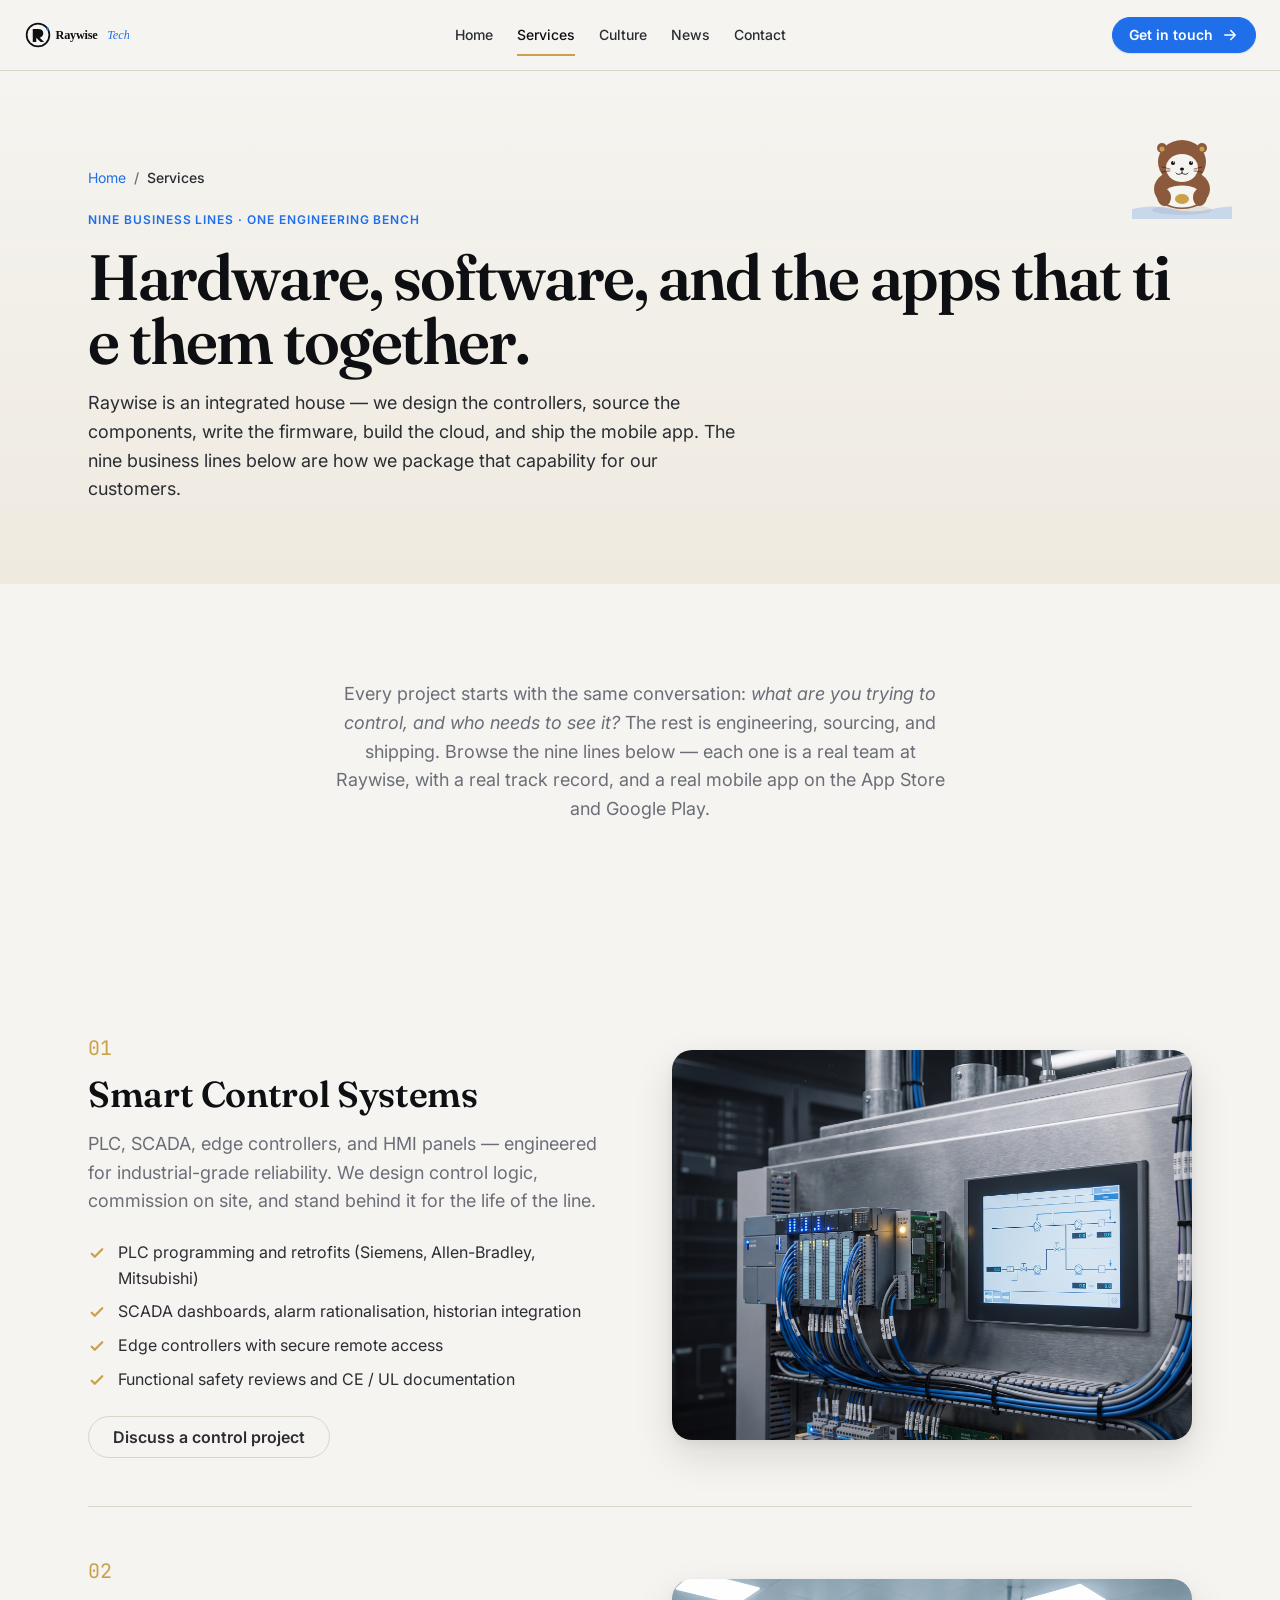
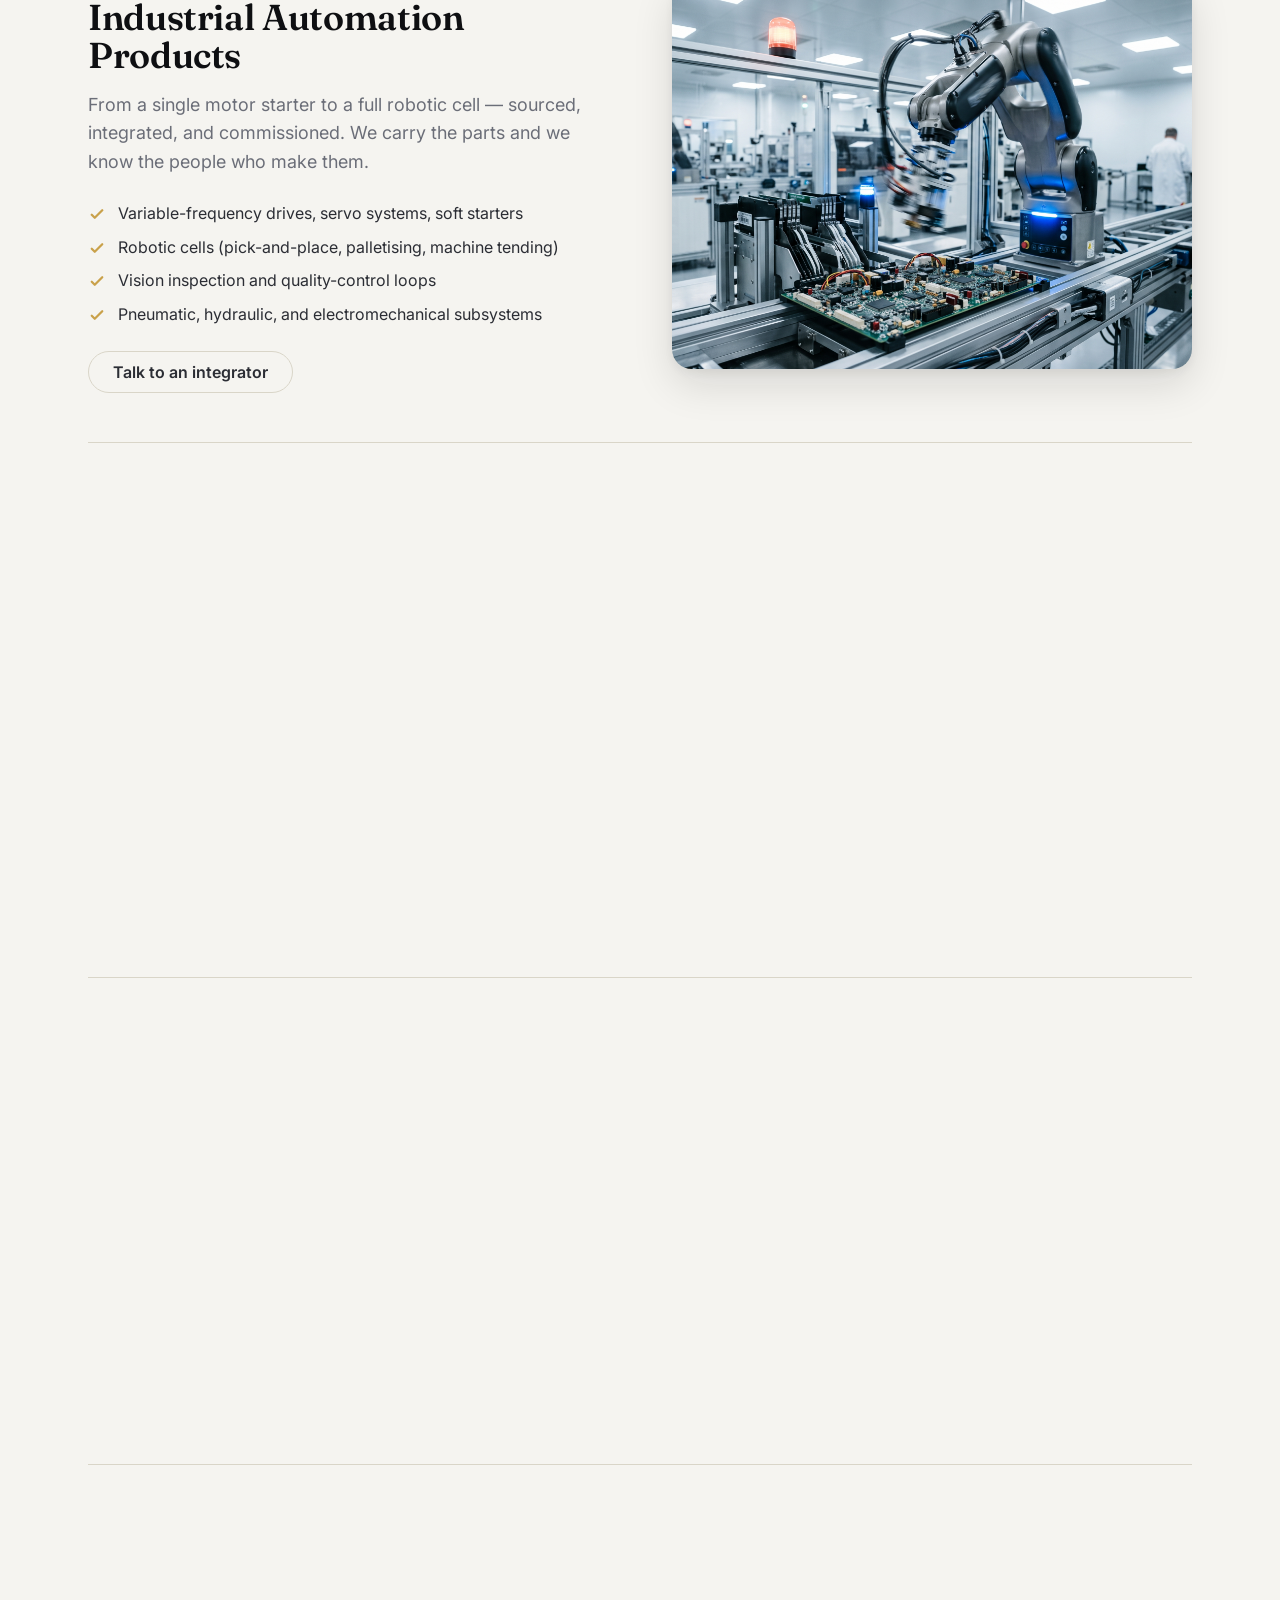
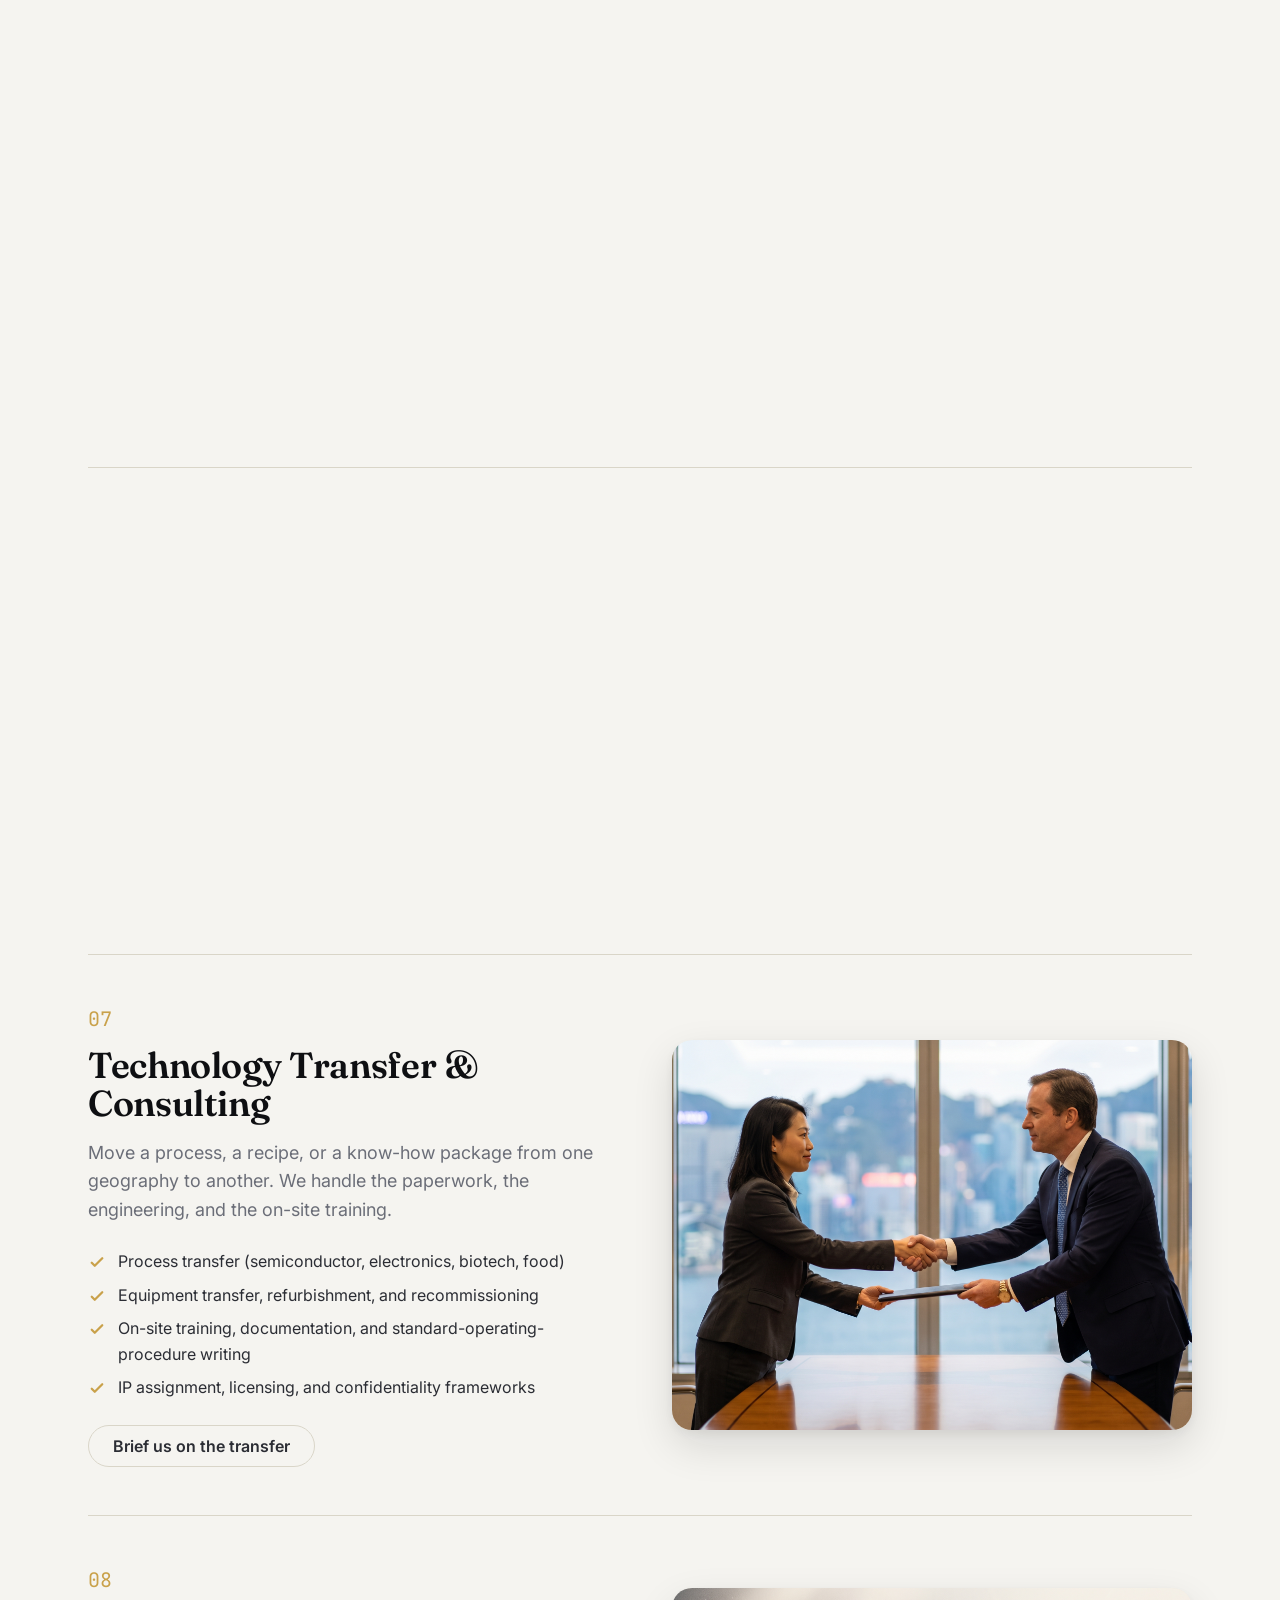
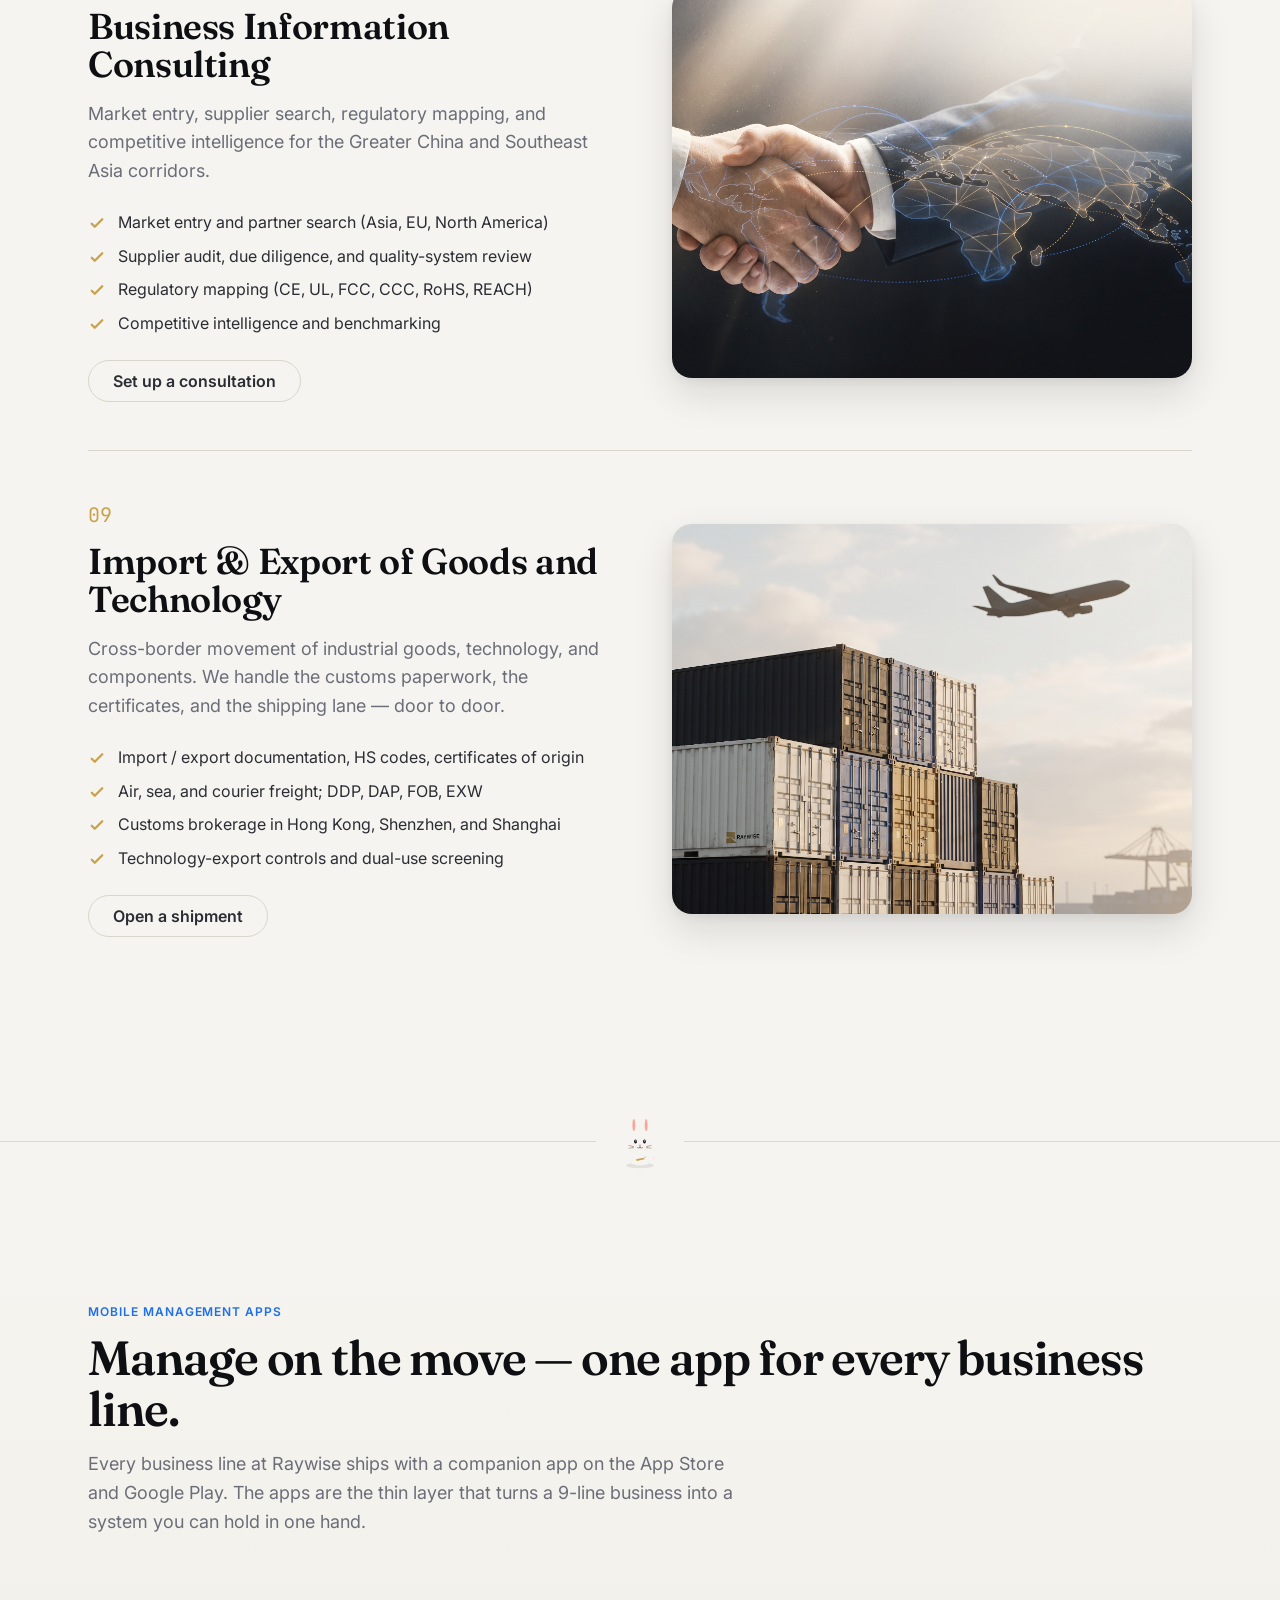
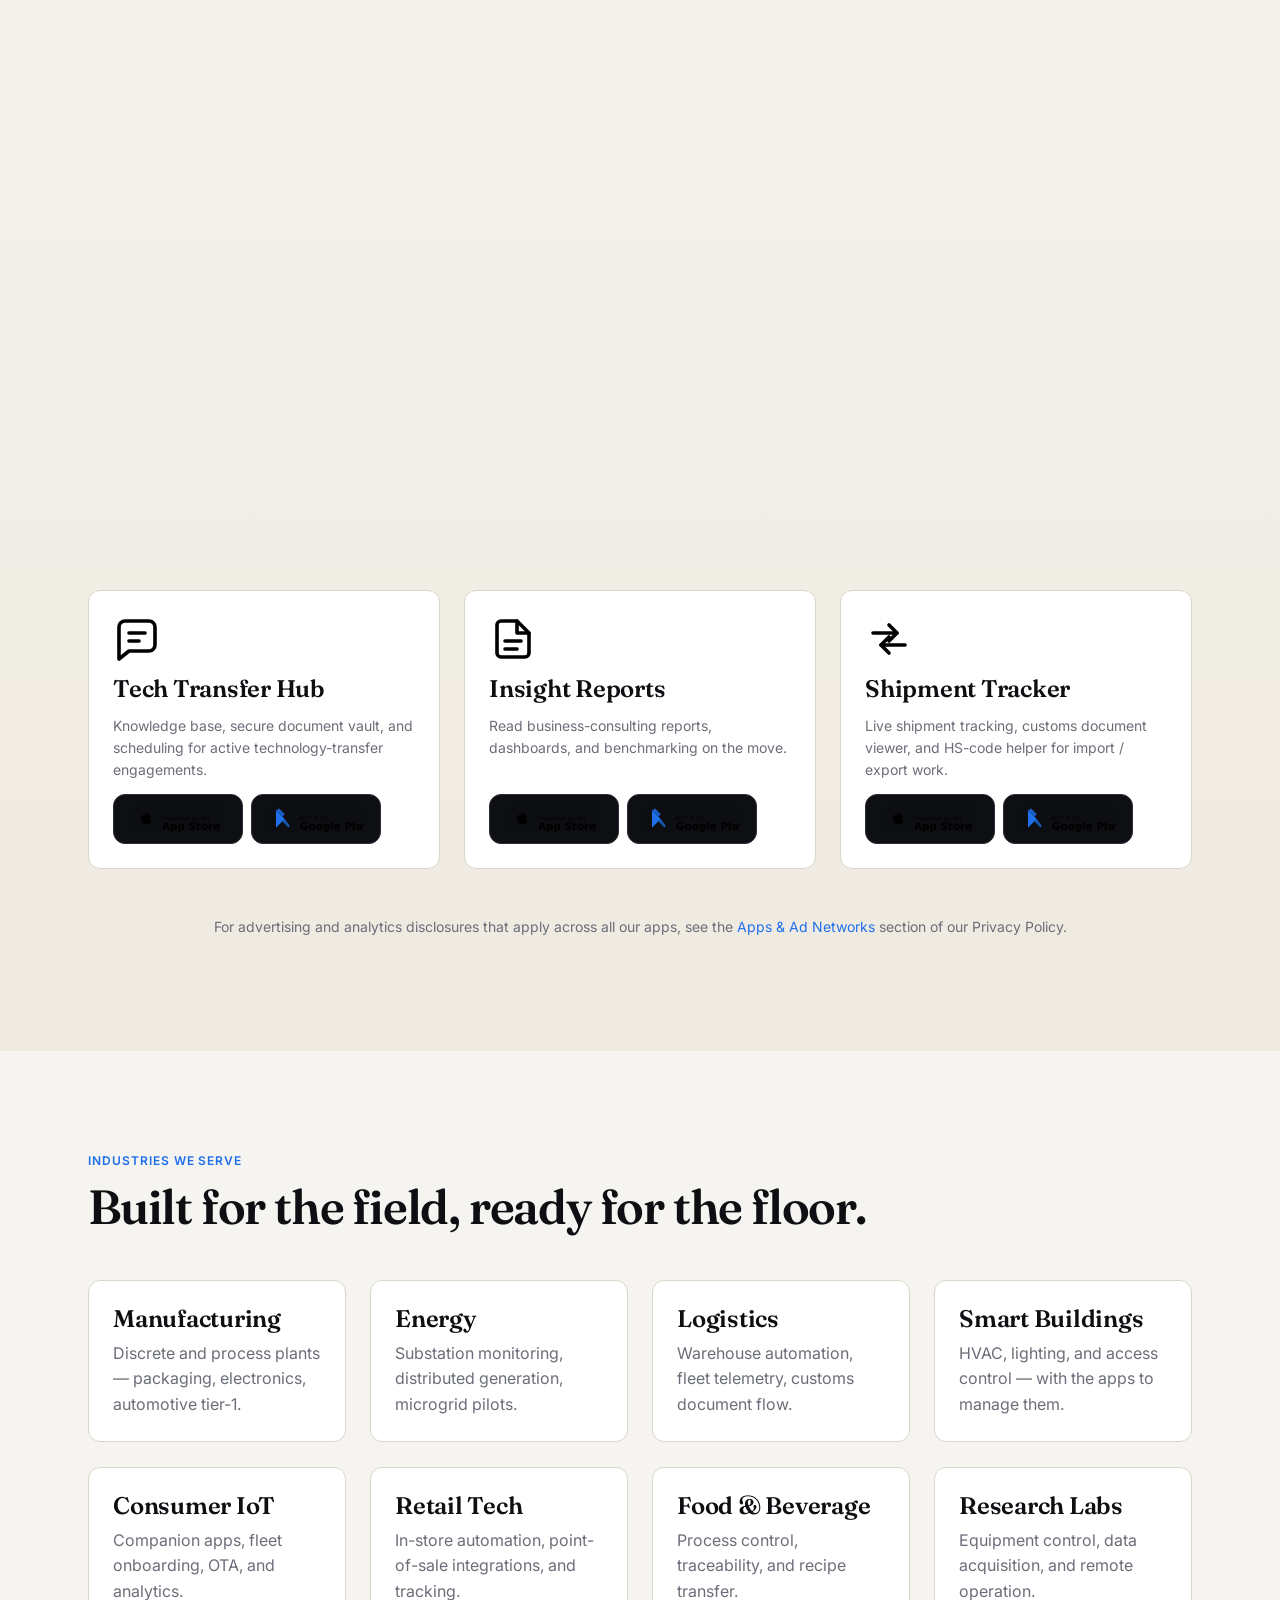
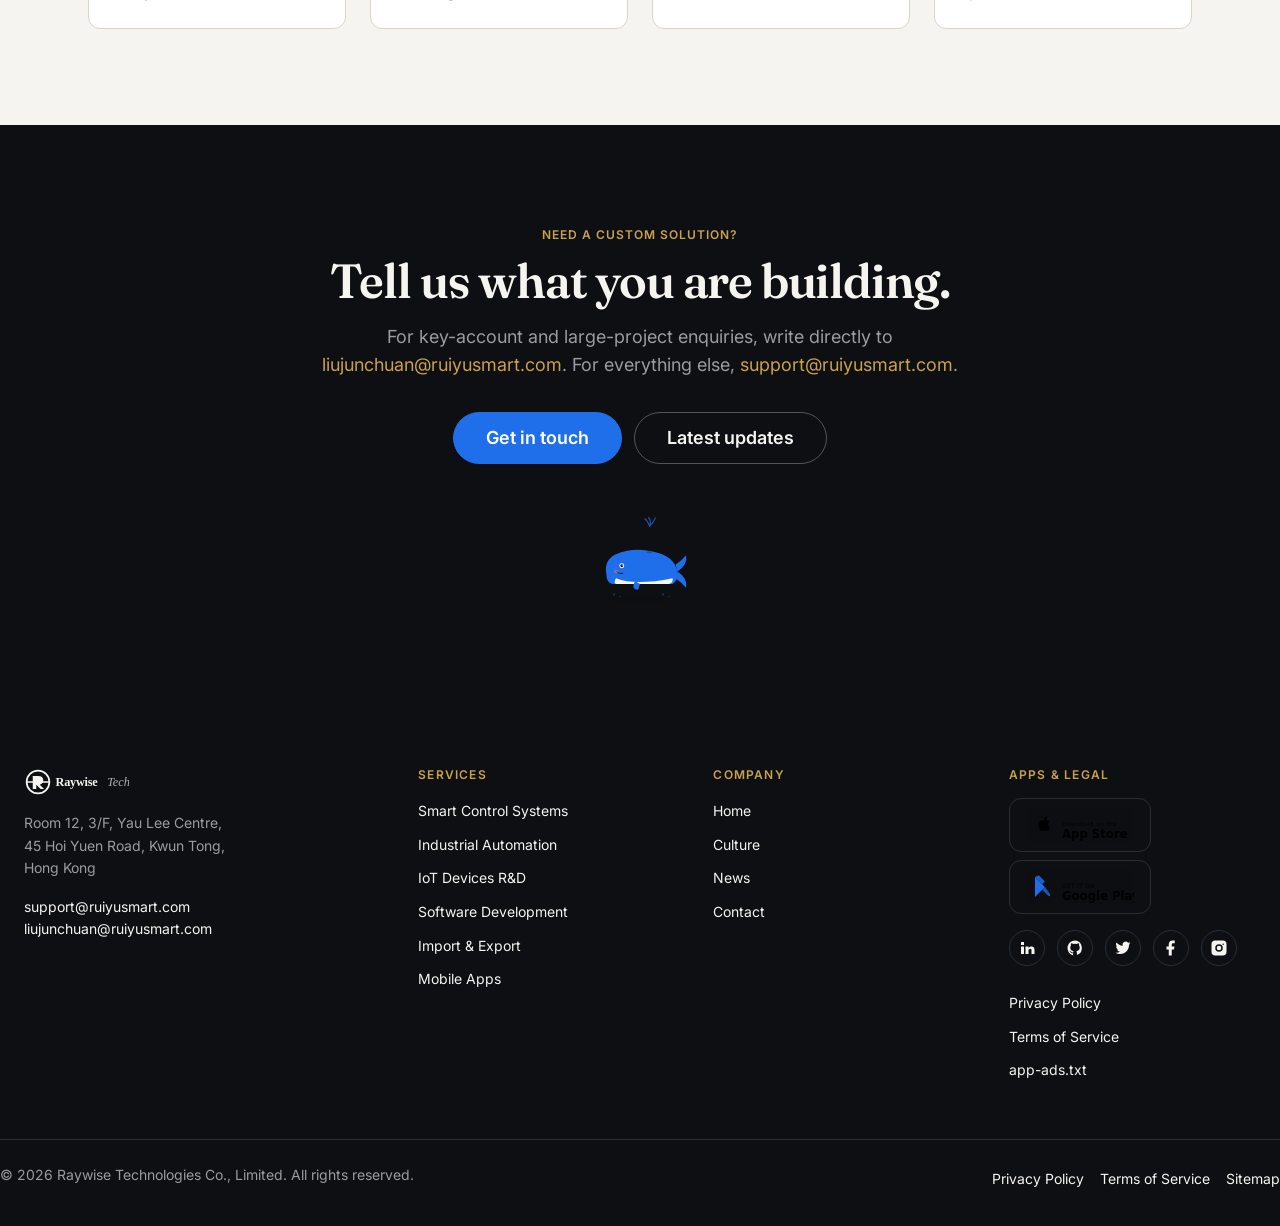
<file: services.html>
<!doctype html>
<html lang="en">
<head>
  <meta charset="UTF-8" />
  <meta name="viewport" content="width=device-width, initial-scale=1, viewport-fit=cover" />
  <meta name="theme-color" content="#0E0F12" />
  <title>Services — Smart Control, Automation, IoT &amp; Apps</title>
  <meta name="description" content="Explore Raywise's 9 business lines — smart control, industrial automation, IoT R&amp;D, software, automation equipment, electronic components, consulting, and import-export." />
  <meta name="keywords" content="smart control systems, industrial automation, IoT device R&amp;D, software development services, automation equipment supplier, electronic components distributor, technology consulting, import export technology, mobile management apps" />
  <meta name="robots" content="index, follow" />
  <link rel="canonical" href="https://ruiyusmart.com/services.html" />
  <link rel="icon" type="image/svg+xml" href="images/logo/favicon.svg" />
  <link rel="preconnect" href="https://fonts.googleapis.com" />
  <link rel="preconnect" href="https://fonts.gstatic.com" crossorigin />
  <link rel="preload" as="image" href="images/hero/services.png" />
  <link rel="stylesheet" href="https://fonts.googleapis.com/css2?family=Fraunces:opsz,wght@9..144,500;9..144,600&family=Inter:wght@400;500;600&family=JetBrains+Mono:wght@400;500&display=swap" />
  <link rel="stylesheet" href="css/styles.css" />
  <meta property="og:type" content="website" />
  <meta property="og:site_name" content="Raywise Technologies" />
  <meta property="og:title" content="Services — Smart Control, Automation, IoT &amp; Apps" />
  <meta property="og:description" content="Explore Raywise's 9 business lines — smart control, industrial automation, IoT R&amp;D, software, automation equipment, electronic components, consulting, and import-export." />
  <meta property="og:url" content="https://ruiyusmart.com/services.html" />
  <meta property="og:image" content="https://ruiyusmart.com/images/og/og-cover.png" />
  <meta property="og:locale" content="en_US" />
  <meta name="twitter:card" content="summary_large_image" />
  <meta name="twitter:title" content="Services — Smart Control, Automation, IoT &amp; Apps" />
  <meta name="twitter:description" content="Explore Raywise's 9 business lines — smart control, industrial automation, IoT R&amp;D, software, automation equipment, electronic components, consulting, and import-export." />
  <meta name="twitter:image" content="https://ruiyusmart.com/images/og/og-cover.png" />

  <script type="application/ld+json">
  {
    "@context": "https://schema.org",
    "@graph": [
      {
        "@type": "Organization",
        "@id": "https://ruiyusmart.com/#organization",
        "name": "Raywise Technologies Co., Limited",
        "url": "https://ruiyusmart.com/",
        "logo": "https://ruiyusmart.com/images/logo/raywise-logo.svg",
        "email": "support@ruiyusmart.com",
        "address": { "@type": "PostalAddress", "streetAddress": "Room 12, 3/F, Yau Lee Centre, 45 Hoi Yuen Road, Kwun Tong", "addressLocality": "Hong Kong", "addressCountry": "HK" }
      },
      {
        "@type": "CollectionPage",
        "@id": "https://ruiyusmart.com/services.html#page",
        "url": "https://ruiyusmart.com/services.html",
        "name": "Services — Raywise Technologies",
        "isPartOf": { "@id": "https://ruiyusmart.com/#website" },
        "publisher": { "@id": "https://ruiyusmart.com/#organization" },
        "inLanguage": "en"
      },
      {
        "@type": "BreadcrumbList",
        "itemListElement": [
          { "@type": "ListItem", "position": 1, "name": "Home", "item": "https://ruiyusmart.com/" },
          { "@type": "ListItem", "position": 2, "name": "Services", "item": "https://ruiyusmart.com/services.html" }
        ]
      }
    ]
  }
  </script>
</head>
<body data-page="services">

  <div id="rwt-header-slot"></div>

  <main id="main" tabindex="-1">

    <!-- PAGE HERO -->
    <section class="rwt-page-hero" aria-labelledby="page-title">
      <div class="rwt-container">
        <nav class="rwt-breadcrumbs rwt-mb-4" aria-label="Breadcrumb">
          <ol>
            <li><a href="/">Home</a></li>
            <li aria-current="page">Services</li>
          </ol>
        </nav>
        <span class="rwt-page-hero__eyebrow">Nine business lines · One engineering bench</span>
        <h1 id="page-title" class="rwt-page-hero__title" data-split-text>Hardware, software, and the apps that tie them together.</h1>
        <p class="rwt-page-hero__lede">Raywise is an integrated house — we design the controllers, source the components, write the firmware, build the cloud, and ship the mobile app. The nine business lines below are how we package that capability for our customers.</p>
      </div>
      <img class="rwt-page-hero__mascot" data-mascot="idle" src="images/animals/otter.svg" alt="" />
    </section>

    <!-- INTRO STRIP -->
    <section class="rwt-section" aria-label="Service introduction">
      <div class="rwt-container rwt-container--narrow rwt-text-center">
        <div class="rwt-reveal">
          <p class="rwt-text-muted" style="font-size: var(--text-body-lg);">Every project starts with the same conversation: <em>what are you trying to control, and who needs to see it?</em> The rest is engineering, sourcing, and shipping. Browse the nine lines below — each one is a real team at Raywise, with a real track record, and a real mobile app on the App Store and Google Play.</em></p>
        </div>
      </div>
    </section>

    <!-- 9 BUSINESS LINES -->
    <section class="rwt-section" aria-label="Business lines">
      <div class="rwt-container">

        <article class="rwt-service" id="smart-control">
          <div class="rwt-reveal">
            <span class="rwt-service__index">01</span>
            <h2 class="rwt-service__title">Smart Control Systems</h2>
            <p class="rwt-service__lede">PLC, SCADA, edge controllers, and HMI panels — engineered for industrial-grade reliability. We design control logic, commission on site, and stand behind it for the life of the line.</p>
            <ul class="rwt-service__list">
              <li>PLC programming and retrofits (Siemens, Allen-Bradley, Mitsubishi)</li>
              <li>SCADA dashboards, alarm rationalisation, historian integration</li>
              <li>Edge controllers with secure remote access</li>
              <li>Functional safety reviews and CE / UL documentation</li>
            </ul>
            <a class="rwt-button rwt-button--ghost rwt-button--pill" href="contact.html?topic=Smart+Control+Systems">Discuss a control project</a>
          </div>
          <div class="rwt-service__media rwt-reveal" data-mascot="idle">
            <img src="images/sections/smart-control.png" alt="Engineer inspecting a smart control panel with PLC and HMI in a control room" width="1200" height="900" loading="lazy" />
          </div>
        </article>

        <article class="rwt-service rwt-service--reverse" id="industrial-automation">
          <div class="rwt-reveal">
            <span class="rwt-service__index">02</span>
            <h2 class="rwt-service__title">Industrial Automation Products</h2>
            <p class="rwt-service__lede">From a single motor starter to a full robotic cell — sourced, integrated, and commissioned. We carry the parts and we know the people who make them.</p>
            <ul class="rwt-service__list">
              <li>Variable-frequency drives, servo systems, soft starters</li>
              <li>Robotic cells (pick-and-place, palletising, machine tending)</li>
              <li>Vision inspection and quality-control loops</li>
              <li>Pneumatic, hydraulic, and electromechanical subsystems</li>
            </ul>
            <a class="rwt-button rwt-button--ghost rwt-button--pill" href="contact.html?topic=Industrial+Automation">Talk to an integrator</a>
          </div>
          <div class="rwt-service__media rwt-reveal">
            <img src="images/sections/industrial-automation.png" alt="Industrial robotic arm on an automated assembly line" width="1200" height="900" loading="lazy" />
          </div>
        </article>

        <article class="rwt-service" id="iot">
          <div class="rwt-reveal">
            <span class="rwt-service__index">03</span>
            <h2 class="rwt-service__title">IoT Device R&amp;D &amp; Technical Services</h2>
            <p class="rwt-service__lede">Connected devices, edge firmware, and the cloud they talk to. We do the schematic, the layout, the enclosure, the MQTT bridge, and the OTA update pipeline.</p>
            <ul class="rwt-service__list">
              <li>Hardware design (schematic, PCB layout, EMC-aware enclosure)</li>
              <li>Embedded firmware (C / C++ / Rust, FreeRTOS, Zephyr)</li>
              <li>Telemetry pipelines (MQTT, HTTPS, LoRaWAN, NB-IoT)</li>
              <li>OTA update infrastructure and fleet management</li>
            </ul>
            <a class="rwt-button rwt-button--ghost rwt-button--pill" href="contact.html?topic=IoT+Devices">Brief us on your device</a>
          </div>
          <div class="rwt-service__media rwt-reveal">
            <img src="images/sections/iot.png" alt="IoT devices and sensors connected to a network in an industrial setting" width="1200" height="900" loading="lazy" />
          </div>
        </article>

        <article class="rwt-service rwt-service--reverse" id="software">
          <div class="rwt-reveal">
            <span class="rwt-service__index">04</span>
            <h2 class="rwt-service__title">Software Development</h2>
            <p class="rwt-service__lede">Web, mobile, desktop, and the back-end that holds it all up. We ship production code, not slide decks.</p>
            <ul class="rwt-service__list">
              <li>Web apps (React, Vue, server-rendered)</li>
              <li>Mobile apps (native iOS, native Android, cross-platform)</li>
              <li>Back-end services and APIs (Node, Go, Python)</li>
              <li>DevOps, CI/CD, observability, and SLOs</li>
            </ul>
            <a class="rwt-button rwt-button--ghost rwt-button--pill" href="contact.html?topic=Software+Development">Scope a software project</a>
          </div>
          <div class="rwt-service__media rwt-reveal">
            <img src="images/sections/software-dev.png" alt="Software developer writing code on a laptop with a control room in the background" width="1200" height="900" loading="lazy" />
          </div>
        </article>

        <article class="rwt-service" id="automation-equipment">
          <div class="rwt-reveal">
            <span class="rwt-service__index">05</span>
            <h2 class="rwt-service__title">Automation Equipment Sales</h2>
            <p class="rwt-service__lede">New and refurbished automation equipment, with the documentation and warranty you'd expect from a Tier-1 vendor and the price you'd expect from a Hong Kong trading house.</p>
            <ul class="rwt-service__list">
              <li>PLC, HMI, drives, sensors — new, surplus, and refurbished</li>
              <li>Brand-agnostic sourcing (Siemens, AB, Mitsubishi, Omron, Schneider)</li>
              <li>12-month warranty on every line, with on-site commissioning available</li>
              <li>Export documentation, certificates of origin, and customs handling</li>
            </ul>
            <a class="rwt-button rwt-button--ghost rwt-button--pill" href="contact.html?topic=Automation+Equipment">Request a quote</a>
          </div>
          <div class="rwt-service__media rwt-reveal">
            <img src="images/sections/automation-equipment.png" alt="Warehouse of industrial automation equipment and spare parts" width="1200" height="900" loading="lazy" />
          </div>
        </article>

        <article class="rwt-service rwt-service--reverse" id="electronic-components">
          <div class="rwt-reveal">
            <span class="rwt-service__index">06</span>
            <h2 class="rwt-service__title">Electronic Components Sales</h2>
            <p class="rwt-service__lede">From a single MCU to a full BOM. We stock the long tail, source the hard-to-find, and ship with traceable paperwork.</p>
            <ul class="rwt-service__list">
              <li>Active and passive components, MCUs, sensors, connectors</li>
              <li>Authorised and independent channels; traceable to manufacturer</li>
              <li>BOM optimisation, alternates, and obsolescence management</li>
              <li>Same-day quote on stocked lines; 2–6 week lead on custom</li>
            </ul>
            <a class="rwt-button rwt-button--ghost rwt-button--pill" href="contact.html?topic=Electronic+Components">Open a parts enquiry</a>
          </div>
          <div class="rwt-service__media rwt-reveal">
            <img src="images/sections/electronic-components.png" alt="Close-up of electronic components on a circuit board" width="1200" height="900" loading="lazy" />
          </div>
        </article>

        <article class="rwt-service" id="tech-transfer">
          <div class="rwt-reveal">
            <span class="rwt-service__index">07</span>
            <h2 class="rwt-service__title">Technology Transfer &amp; Consulting</h2>
            <p class="rwt-service__lede">Move a process, a recipe, or a know-how package from one geography to another. We handle the paperwork, the engineering, and the on-site training.</p>
            <ul class="rwt-service__list">
              <li>Process transfer (semiconductor, electronics, biotech, food)</li>
              <li>Equipment transfer, refurbishment, and recommissioning</li>
              <li>On-site training, documentation, and standard-operating-procedure writing</li>
              <li>IP assignment, licensing, and confidentiality frameworks</li>
            </ul>
            <a class="rwt-button rwt-button--ghost rwt-button--pill" href="contact.html?topic=Technology+Transfer">Brief us on the transfer</a>
          </div>
          <div class="rwt-service__media rwt-reveal">
            <img src="images/sections/tech-transfer.png" alt="Two engineers reviewing technical documentation in a meeting room" width="1200" height="900" loading="lazy" />
          </div>
        </article>

        <article class="rwt-service rwt-service--reverse" id="business-consulting">
          <div class="rwt-reveal">
            <span class="rwt-service__index">08</span>
            <h2 class="rwt-service__title">Business Information Consulting</h2>
            <p class="rwt-service__lede">Market entry, supplier search, regulatory mapping, and competitive intelligence for the Greater China and Southeast Asia corridors.</p>
            <ul class="rwt-service__list">
              <li>Market entry and partner search (Asia, EU, North America)</li>
              <li>Supplier audit, due diligence, and quality-system review</li>
              <li>Regulatory mapping (CE, UL, FCC, CCC, RoHS, REACH)</li>
              <li>Competitive intelligence and benchmarking</li>
            </ul>
            <a class="rwt-button rwt-button--ghost rwt-button--pill" href="contact.html?topic=Business+Consulting">Set up a consultation</a>
          </div>
          <div class="rwt-service__media rwt-reveal">
            <img src="images/sections/consulting.png" alt="Consultant and client reviewing a strategic plan on a screen" width="1200" height="900" loading="lazy" />
          </div>
        </article>

        <article class="rwt-service" id="import-export">
          <div class="rwt-reveal">
            <span class="rwt-service__index">09</span>
            <h2 class="rwt-service__title">Import &amp; Export of Goods and Technology</h2>
            <p class="rwt-service__lede">Cross-border movement of industrial goods, technology, and components. We handle the customs paperwork, the certificates, and the shipping lane — door to door.</p>
            <ul class="rwt-service__list">
              <li>Import / export documentation, HS codes, certificates of origin</li>
              <li>Air, sea, and courier freight; DDP, DAP, FOB, EXW</li>
              <li>Customs brokerage in Hong Kong, Shenzhen, and Shanghai</li>
              <li>Technology-export controls and dual-use screening</li>
            </ul>
            <a class="rwt-button rwt-button--ghost rwt-button--pill" href="contact.html?topic=Import+Export">Open a shipment</a>
          </div>
          <div class="rwt-service__media rwt-reveal">
            <img src="images/sections/import-export.png" alt="Container ship and global trade routes representing import and export operations" width="1200" height="900" loading="lazy" />
          </div>
        </article>

      </div>
    </section>

    <!-- DIVIDER with mascot -->
    <div class="rwt-section-divider" aria-hidden="true">
      <div class="rwt-section-divider__rule"></div>
      <img class="rwt-section-divider__mascot" data-mascot="idle" src="images/animals/rabbit.svg" alt="" />
      <div class="rwt-section-divider__rule"></div>
    </div>

    <!-- MOBILE MANAGEMENT APPS — integrated sub-section, NOT a separate page -->
    <section class="rwt-section rwt-section--warm" id="apps" aria-labelledby="apps-title">
      <div class="rwt-container">
        <div class="rwt-section-header rwt-reveal">
          <span class="rwt-section-header__eyebrow">Mobile management apps</span>
          <h2 id="apps-title" class="rwt-section-header__title">Manage on the move — one app for every business line.</h2>
          <p class="rwt-section-header__lede">Every business line at Raywise ships with a companion app on the App Store and Google Play. The apps are the thin layer that turns a 9-line business into a system you can hold in one hand.</p>
        </div>

        <div class="rwt-grid rwt-grid--3 rwt-mt-8">
          <article class="rwt-app-card rwt-reveal">
            <img class="rwt-app-card__icon" src="images/icons/automation.svg" alt="" />
            <h3 class="rwt-app-card__name">Smart Control Remote</h3>
            <p class="rwt-app-card__purpose">Remote control &amp; scheduling for installed systems — schedules, overrides, alarm acknowledgement.</p>
            <div class="rwt-app-card__stores">
              <a class="rwt-store-badge" href="https://apps.apple.com" rel="noopener noreferrer" target="_blank" aria-label="Download on the App Store"><img src="images/icons/app-store.svg" alt="" /></a>
              <a class="rwt-store-badge" href="https://play.google.com" rel="noopener noreferrer" target="_blank" aria-label="Get it on Google Play"><img src="images/icons/google-play.svg" alt="" /></a>
            </div>
          </article>

          <article class="rwt-app-card rwt-reveal">
            <img class="rwt-app-card__icon" src="images/icons/hardware.svg" alt="" />
            <h3 class="rwt-app-card__name">Industrial Ops</h3>
            <p class="rwt-app-card__purpose">Equipment dashboards, live alarms, machine logs, and shift handover for the plant floor.</p>
            <div class="rwt-app-card__stores">
              <a class="rwt-store-badge" href="https://apps.apple.com" rel="noopener noreferrer" target="_blank" aria-label="Download on the App Store"><img src="images/icons/app-store.svg" alt="" /></a>
              <a class="rwt-store-badge" href="https://play.google.com" rel="noopener noreferrer" target="_blank" aria-label="Get it on Google Play"><img src="images/icons/google-play.svg" alt="" /></a>
            </div>
          </article>

          <article class="rwt-app-card rwt-reveal">
            <img class="rwt-app-card__icon" src="images/icons/iot.svg" alt="" />
            <h3 class="rwt-app-card__name">IoT Companion</h3>
            <p class="rwt-app-card__purpose">Onboard devices, watch live telemetry, push firmware updates, and manage your fleet from anywhere.</p>
            <div class="rwt-app-card__stores">
              <a class="rwt-store-badge" href="https://apps.apple.com" rel="noopener noreferrer" target="_blank" aria-label="Download on the App Store"><img src="images/icons/app-store.svg" alt="" /></a>
              <a class="rwt-store-badge" href="https://play.google.com" rel="noopener noreferrer" target="_blank" aria-label="Get it on Google Play"><img src="images/icons/google-play.svg" alt="" /></a>
            </div>
          </article>

          <article class="rwt-app-card rwt-reveal">
            <img class="rwt-app-card__icon" src="images/icons/software.svg" alt="" />
            <h3 class="rwt-app-card__name">Dev Utilities</h3>
            <p class="rwt-app-card__purpose">Tools and utilities shipped alongside our custom software projects — calculators, log viewers, debug aids.</p>
            <div class="rwt-app-card__stores">
              <a class="rwt-store-badge" href="https://apps.apple.com" rel="noopener noreferrer" target="_blank" aria-label="Download on the App Store"><img src="images/icons/app-store.svg" alt="" /></a>
              <a class="rwt-store-badge" href="https://play.google.com" rel="noopener noreferrer" target="_blank" aria-label="Get it on Google Play"><img src="images/icons/google-play.svg" alt="" /></a>
            </div>
          </article>

          <article class="rwt-app-card rwt-reveal">
            <img class="rwt-app-card__icon" src="images/icons/chip.svg" alt="" />
            <h3 class="rwt-app-card__name">Equipment Catalogue</h3>
            <p class="rwt-app-card__purpose">Browse the Raywise equipment catalogue, request quotes, and track open orders from your phone.</p>
            <div class="rwt-app-card__stores">
              <a class="rwt-store-badge" href="https://apps.apple.com" rel="noopener noreferrer" target="_blank" aria-label="Download on the App Store"><img src="images/icons/app-store.svg" alt="" /></a>
              <a class="rwt-store-badge" href="https://play.google.com" rel="noopener noreferrer" target="_blank" aria-label="Get it on Google Play"><img src="images/icons/google-play.svg" alt="" /></a>
            </div>
          </article>

          <article class="rwt-app-card rwt-reveal">
            <img class="rwt-app-card__icon" src="images/icons/spark.svg" alt="" />
            <h3 class="rwt-app-card__name">Parts Finder</h3>
            <p class="rwt-app-card__purpose">Search electronic components, view stock, share BOMs, and download datasheets on the go.</p>
            <div class="rwt-app-card__stores">
              <a class="rwt-store-badge" href="https://apps.apple.com" rel="noopener noreferrer" target="_blank" aria-label="Download on the App Store"><img src="images/icons/app-store.svg" alt="" /></a>
              <a class="rwt-store-badge" href="https://play.google.com" rel="noopener noreferrer" target="_blank" aria-label="Get it on Google Play"><img src="images/icons/google-play.svg" alt="" /></a>
            </div>
          </article>

          <article class="rwt-app-card rwt-reveal">
            <img class="rwt-app-card__icon" src="images/icons/consulting.svg" alt="" />
            <h3 class="rwt-app-card__name">Tech Transfer Hub</h3>
            <p class="rwt-app-card__purpose">Knowledge base, secure document vault, and scheduling for active technology-transfer engagements.</p>
            <div class="rwt-app-card__stores">
              <a class="rwt-store-badge" href="https://apps.apple.com" rel="noopener noreferrer" target="_blank" aria-label="Download on the App Store"><img src="images/icons/app-store.svg" alt="" /></a>
              <a class="rwt-store-badge" href="https://play.google.com" rel="noopener noreferrer" target="_blank" aria-label="Get it on Google Play"><img src="images/icons/google-play.svg" alt="" /></a>
            </div>
          </article>

          <article class="rwt-app-card rwt-reveal">
            <img class="rwt-app-card__icon" src="images/icons/document.svg" alt="" />
            <h3 class="rwt-app-card__name">Insight Reports</h3>
            <p class="rwt-app-card__purpose">Read business-consulting reports, dashboards, and benchmarking on the move.</p>
            <div class="rwt-app-card__stores">
              <a class="rwt-store-badge" href="https://apps.apple.com" rel="noopener noreferrer" target="_blank" aria-label="Download on the App Store"><img src="images/icons/app-store.svg" alt="" /></a>
              <a class="rwt-store-badge" href="https://play.google.com" rel="noopener noreferrer" target="_blank" aria-label="Get it on Google Play"><img src="images/icons/google-play.svg" alt="" /></a>
            </div>
          </article>

          <article class="rwt-app-card rwt-reveal">
            <img class="rwt-app-card__icon" src="images/icons/import-export.svg" alt="" />
            <h3 class="rwt-app-card__name">Shipment Tracker</h3>
            <p class="rwt-app-card__purpose">Live shipment tracking, customs document viewer, and HS-code helper for import / export work.</p>
            <div class="rwt-app-card__stores">
              <a class="rwt-store-badge" href="https://apps.apple.com" rel="noopener noreferrer" target="_blank" aria-label="Download on the App Store"><img src="images/icons/app-store.svg" alt="" /></a>
              <a class="rwt-store-badge" href="https://play.google.com" rel="noopener noreferrer" target="_blank" aria-label="Get it on Google Play"><img src="images/icons/google-play.svg" alt="" /></a>
            </div>
          </article>
        </div>

        <p class="rwt-text-center rwt-mt-12 rwt-text-muted" style="font-size: var(--text-body-sm);">
          For advertising and analytics disclosures that apply across all our apps, see the
          <a href="privacy.html#apps">Apps &amp; Ad Networks</a> section of our Privacy Policy.
        </p>
      </div>
    </section>

    <!-- INDUSTRIES SERVED -->
    <section class="rwt-section" aria-labelledby="industries-title">
      <div class="rwt-container">
        <div class="rwt-section-header rwt-reveal">
          <span class="rwt-section-header__eyebrow">Industries we serve</span>
          <h2 id="industries-title" class="rwt-section-header__title">Built for the field, ready for the floor.</h2>
        </div>
        <div class="rwt-grid rwt-grid--4 rwt-mt-8">
          <div class="rwt-value rwt-reveal"><h3 class="rwt-value__title">Manufacturing</h3><p class="rwt-value__body">Discrete and process plants — packaging, electronics, automotive tier-1.</p></div>
          <div class="rwt-value rwt-reveal"><h3 class="rwt-value__title">Energy</h3><p class="rwt-value__body">Substation monitoring, distributed generation, microgrid pilots.</p></div>
          <div class="rwt-value rwt-reveal"><h3 class="rwt-value__title">Logistics</h3><p class="rwt-value__body">Warehouse automation, fleet telemetry, customs document flow.</p></div>
          <div class="rwt-value rwt-reveal"><h3 class="rwt-value__title">Smart Buildings</h3><p class="rwt-value__body">HVAC, lighting, and access control — with the apps to manage them.</p></div>
          <div class="rwt-value rwt-reveal"><h3 class="rwt-value__title">Consumer IoT</h3><p class="rwt-value__body">Companion apps, fleet onboarding, OTA, and analytics.</p></div>
          <div class="rwt-value rwt-reveal"><h3 class="rwt-value__title">Retail Tech</h3><p class="rwt-value__body">In-store automation, point-of-sale integrations, and tracking.</p></div>
          <div class="rwt-value rwt-reveal"><h3 class="rwt-value__title">Food &amp; Beverage</h3><p class="rwt-value__body">Process control, traceability, and recipe transfer.</p></div>
          <div class="rwt-value rwt-reveal"><h3 class="rwt-value__title">Research Labs</h3><p class="rwt-value__body">Equipment control, data acquisition, and remote operation.</p></div>
        </div>
      </div>
    </section>

    <!-- CTA -->
    <section class="rwt-section rwt-section--dark" aria-labelledby="cta-title">
      <div class="rwt-container rwt-text-center">
        <div class="rwt-reveal">
          <span class="rwt-section-header__eyebrow" style="color: var(--color-gold);">Need a custom solution?</span>
          <h2 id="cta-title" class="rwt-section-header__title">Tell us what you are building.</h2>
          <p class="rwt-section-header__lede" style="margin: 0 auto var(--space-8);">For key-account and large-project enquiries, write directly to <a href="mailto:liujunchuan@ruiyusmart.com" style="color: var(--color-gold);">liujunchuan@ruiyusmart.com</a>. For everything else, <a href="mailto:support@ruiyusmart.com" style="color: var(--color-gold);">support@ruiyusmart.com</a>.</p>
          <div class="rwt-cluster" style="justify-content:center;">
            <a class="rwt-button rwt-button--primary rwt-button--pill rwt-button--size-lg" data-magnetic href="contact.html">Get in touch</a>
            <a class="rwt-button rwt-button--invert rwt-button--pill rwt-button--size-lg" href="news.html">Latest updates</a>
          </div>
          <div class="rwt-mt-12" aria-hidden="true">
            <img src="images/animals/whale.svg" alt="" style="width:96px;height:96px;margin:0 auto;animation:rwt-mascot-idle 3.6s var(--ease-in-out) infinite;" />
          </div>
        </div>
      </div>
    </section>

  </main>

  <div id="rwt-footer-slot">
<footer class="rwt-footer" data-component="footer">
  <div class="rwt-footer__inner">
    <div class="rwt-footer__col rwt-footer__brand">
      <img src="images/logo/raywise-logo-mono.svg" width="140" height="28" alt="Raywise" />
      <p class="rwt-footer__address">
        Room 12, 3/F, Yau Lee Centre,<br />
        45 Hoi Yuen Road, Kwun Tong,<br />
        Hong Kong
      </p>
      <a class="rwt-footer__email" href="mailto:support@ruiyusmart.com">support@ruiyusmart.com</a>
      <a class="rwt-footer__email" href="mailto:liujunchuan@ruiyusmart.com">liujunchuan@ruiyusmart.com</a>
    </div>
    <div class="rwt-footer__col">
      <h3>Services</h3>
      <ul>
        <li><a href="services.html#smart-control">Smart Control Systems</a></li>
        <li><a href="services.html#industrial-automation">Industrial Automation</a></li>
        <li><a href="services.html#iot">IoT Devices R&amp;D</a></li>
        <li><a href="services.html#software">Software Development</a></li>
        <li><a href="services.html#import-export">Import &amp; Export</a></li>
        <li><a href="services.html#apps">Mobile Apps</a></li>
      </ul>
    </div>
    <div class="rwt-footer__col">
      <h3>Company</h3>
      <ul>
        <li><a href="/">Home</a></li>
        <li><a href="culture.html">Culture</a></li>
        <li><a href="news.html">News</a></li>
        <li><a href="contact.html">Contact</a></li>
      </ul>
    </div>
    <div class="rwt-footer__col">
      <h3>Apps &amp; Legal</h3>
      <div class="rwt-footer__stores">
        <a class="rwt-store-badge" href="https://apps.apple.com" rel="noopener noreferrer" target="_blank" aria-label="Download on the App Store"><img src="images/icons/app-store.svg" alt="" /></a>
        <a class="rwt-store-badge" href="https://play.google.com" rel="noopener noreferrer" target="_blank" aria-label="Get it on Google Play"><img src="images/icons/google-play.svg" alt="" /></a>
      </div>
      <ul class="rwt-footer__social" aria-label="Social">
        <li><a href="#" aria-label="LinkedIn"><svg viewBox="0 0 24 24" aria-hidden="true"><path d="M4 4h4v4H4zM4 10h4v10H4zM10 10h4v2c.7-1.2 2-2 4-2 3 0 4 2 4 5v5h-4v-5c0-1-.3-2-1.5-2S14 14 14 15v5h-4z" fill="currentColor"/></svg></a></li>
        <li><a href="#" aria-label="GitHub"><svg viewBox="0 0 24 24" aria-hidden="true"><path d="M12 2a10 10 0 00-3.2 19.5c.5.1.7-.2.7-.5v-2c-2.8.6-3.4-1.2-3.4-1.2-.5-1.2-1.2-1.5-1.2-1.5-1-.6.1-.6.1-.6 1 .1 1.5 1 1.5 1 1 1.6 2.5 1.2 3 .9.1-.7.4-1.2.7-1.5-2.2-.3-4.5-1.1-4.5-5 0-1.1.4-2 1-2.7-.1-.3-.4-1.3.1-2.7 0 0 .8-.3 2.7 1a9.4 9.4 0 015 0c1.9-1.3 2.7-1 2.7-1 .5 1.4.2 2.4.1 2.7.6.7 1 1.6 1 2.7 0 3.9-2.3 4.7-4.5 5 .4.3.7.9.7 1.8v2.7c0 .3.2.6.7.5A10 10 0 0012 2z" fill="currentColor"/></svg></a></li>
        <li><a href="#" aria-label="Twitter"><svg viewBox="0 0 24 24" aria-hidden="true"><path d="M22 5.8c-.7.3-1.5.5-2.4.6.9-.5 1.5-1.3 1.8-2.3-.8.5-1.7.8-2.6 1A4.1 4.1 0 0011.7 9c-3.4-.2-6.4-1.8-8.4-4.3a4.1 4.1 0 001.3 5.5c-.7 0-1.3-.2-1.9-.5 0 2 1.4 3.7 3.3 4.1-.6.2-1.3.2-1.9.1.5 1.7 2.1 2.9 4 2.9A8.3 8.3 0 012 18.3 11.7 11.7 0 008.3 20c7.5 0 11.7-6.3 11.7-11.7v-.5c.8-.6 1.5-1.3 2-2.1z" fill="currentColor"/></svg></a></li>
        <li><a href="#" aria-label="Facebook"><svg viewBox="0 0 24 24" aria-hidden="true"><path d="M13 22v-8h3l.5-4H13V7.5c0-1.2.3-2 2-2h2V2.1c-.3 0-1.6-.1-3-.1-3 0-5 1.8-5 5.2V10H6v4h3v8h4z" fill="currentColor"/></svg></a></li>
        <li><a href="#" aria-label="Instagram"><svg viewBox="0 0 24 24" aria-hidden="true"><path d="M7 2h10a5 5 0 015 5v10a5 5 0 01-5 5H7a5 5 0 01-5-5V7a5 5 0 015-5zm5 5a5 5 0 100 10 5 5 0 000-10zm0 2a3 3 0 110 6 3 3 0 010-6zm5.5-3a1 1 0 100 2 1 1 0 000-2z" fill="currentColor"/></svg></a></li>
      </ul>
      <ul style="margin-top:var(--space-4);">
        <li><a href="privacy.html">Privacy Policy</a></li>
        <li><a href="terms.html">Terms of Service</a></li>
        <li><a href="app-ads.txt">app-ads.txt</a></li>
      </ul>
    </div>
  </div>
  <div class="rwt-footer__legal">
    <p>&copy; 2026 Raywise Technologies Co., Limited. All rights reserved.</p>
    <ul>
      <li><a href="privacy.html">Privacy Policy</a></li>
      <li><a href="terms.html">Terms of Service</a></li>
      <li><a href="sitemap.xml">Sitemap</a></li>
    </ul>
  </div>
</footer>
</div>

  <script src="js/partials.js" defer></script>
  <script src="js/animations.js" defer></script>
  <script src="js/app.js" defer></script>
</body>
</html>
</file>
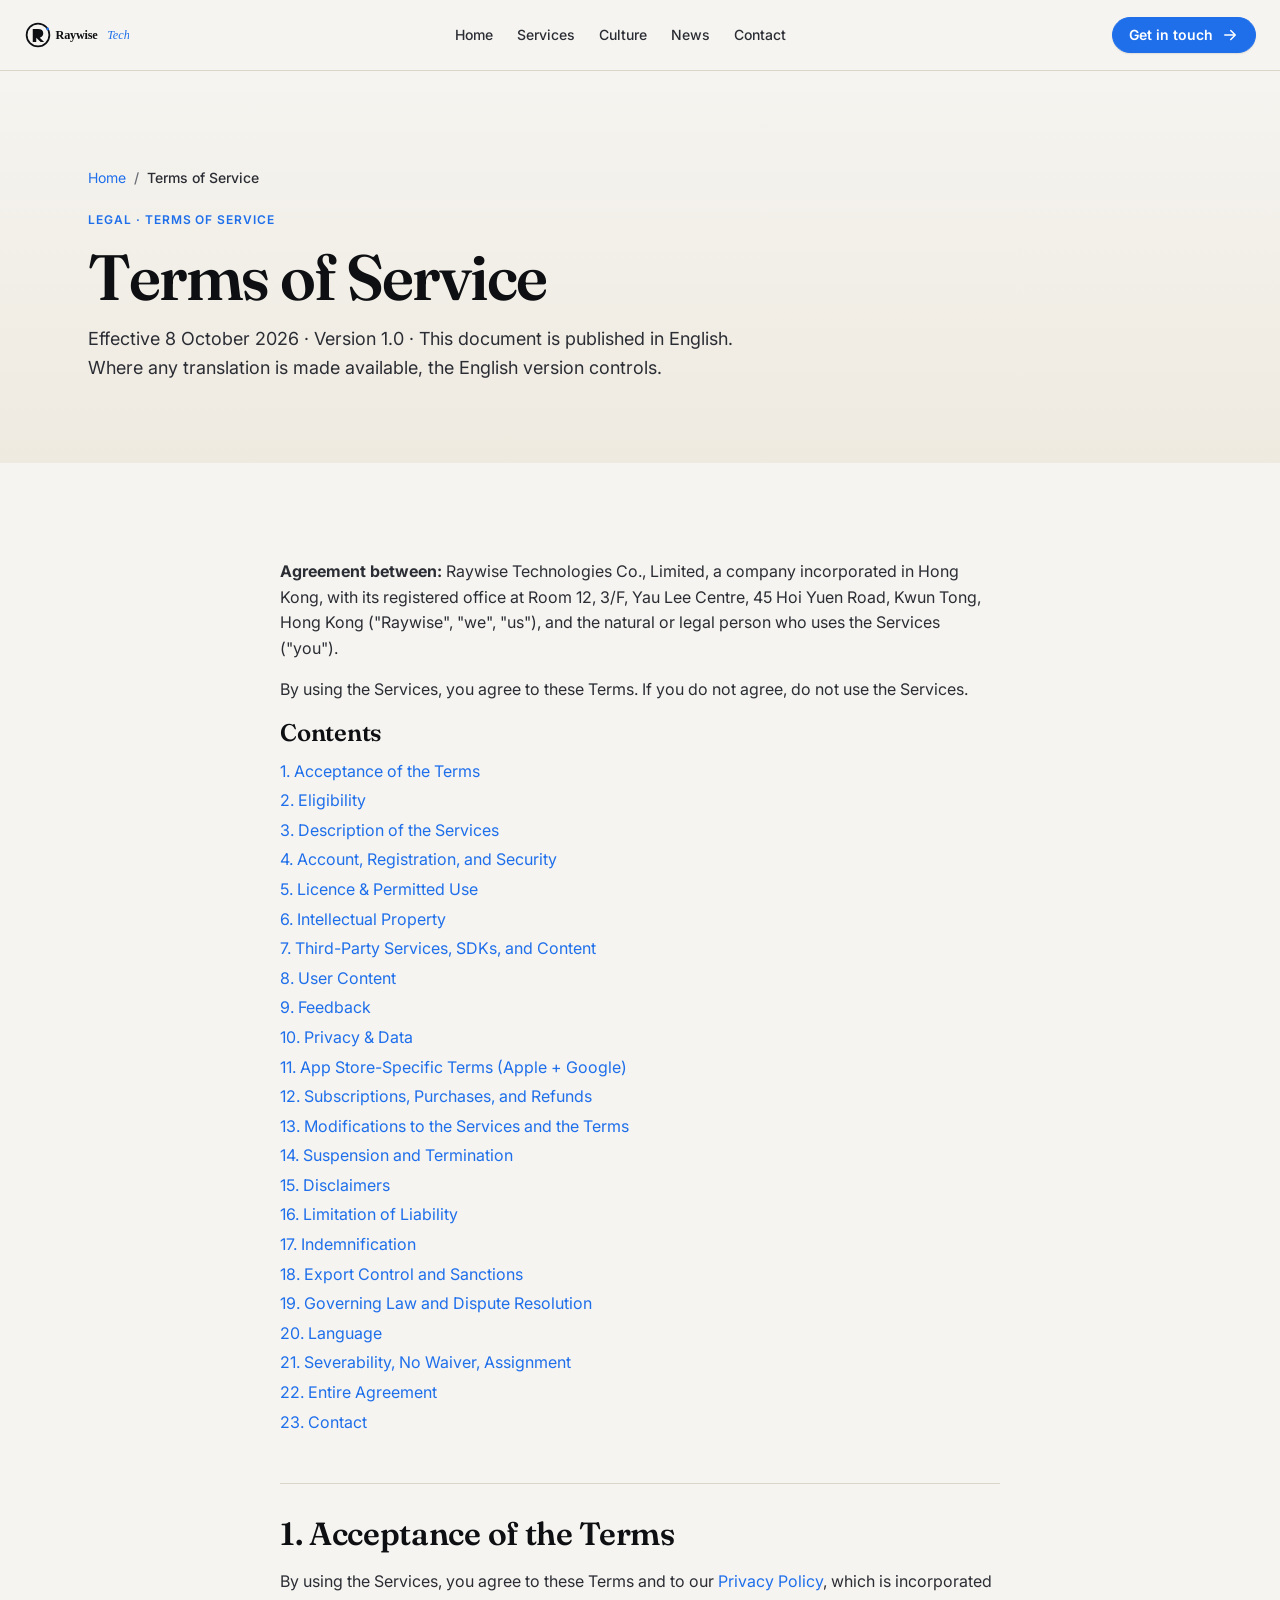
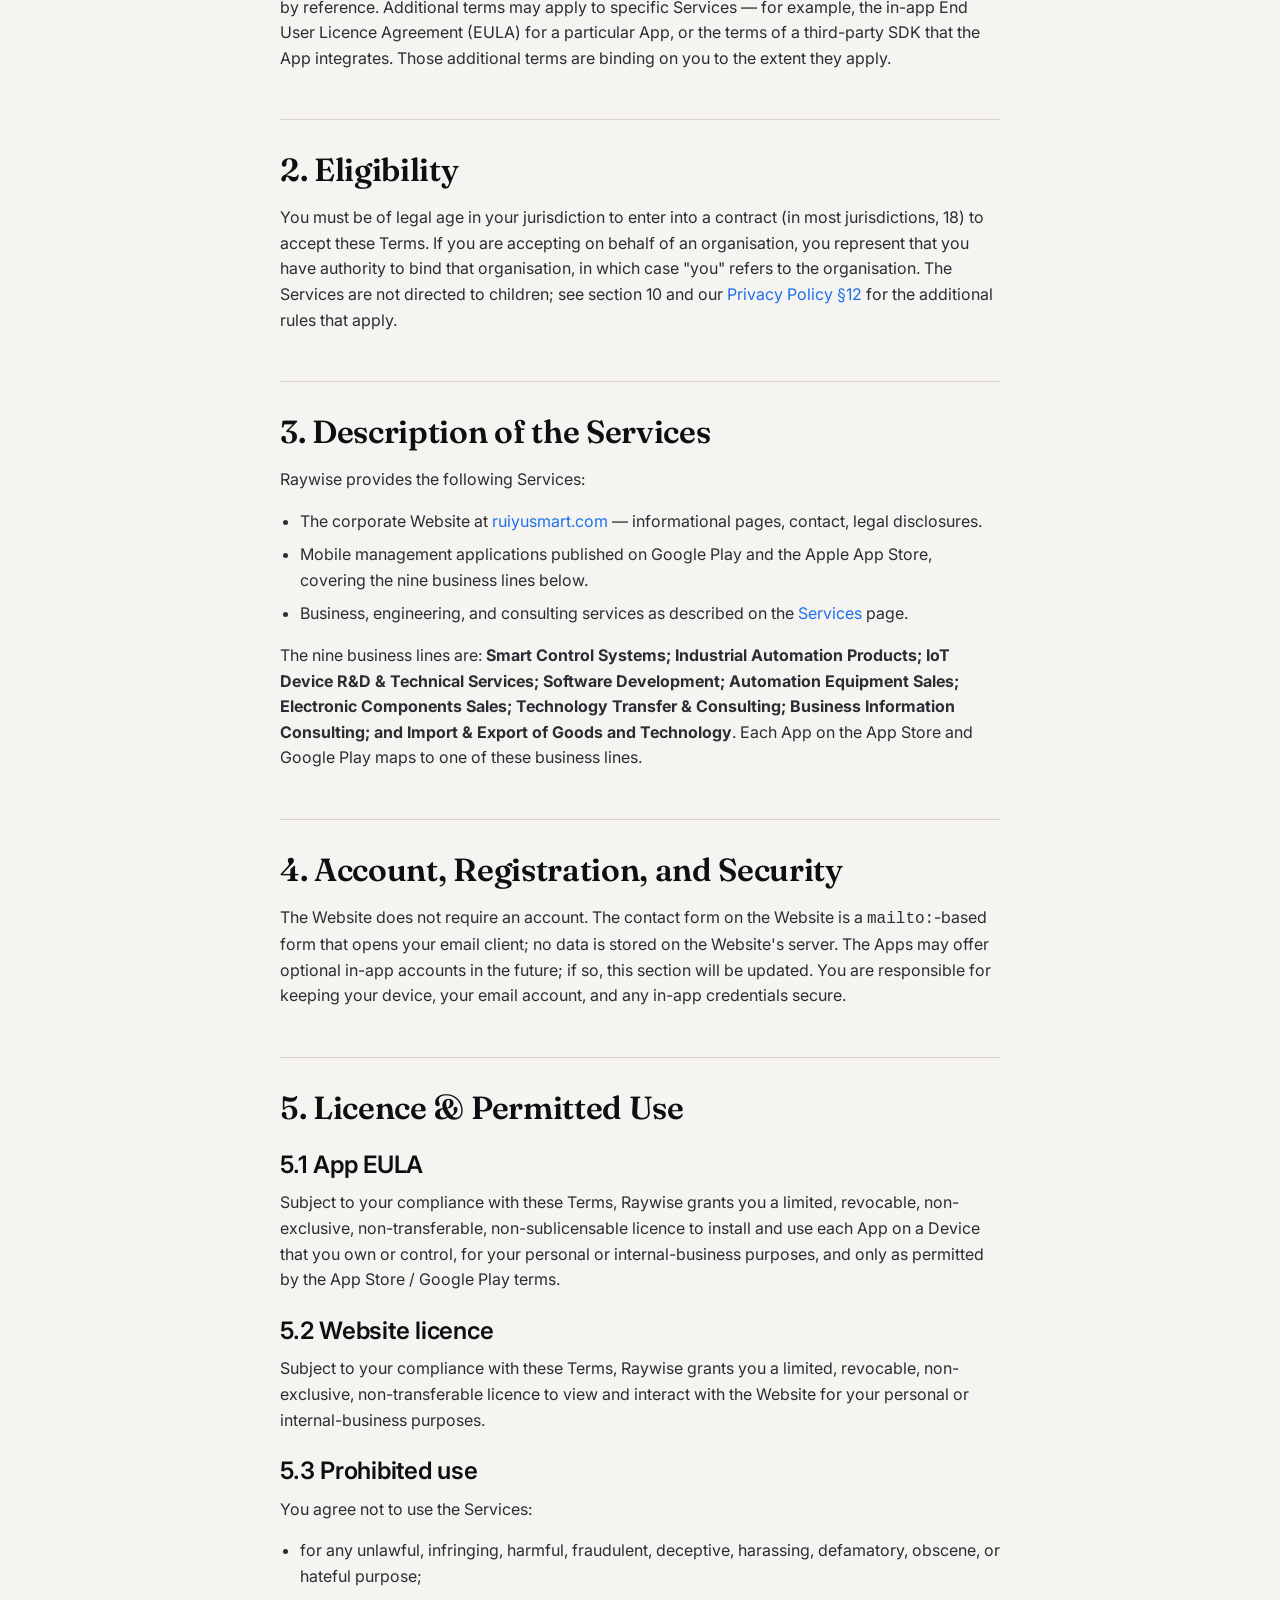
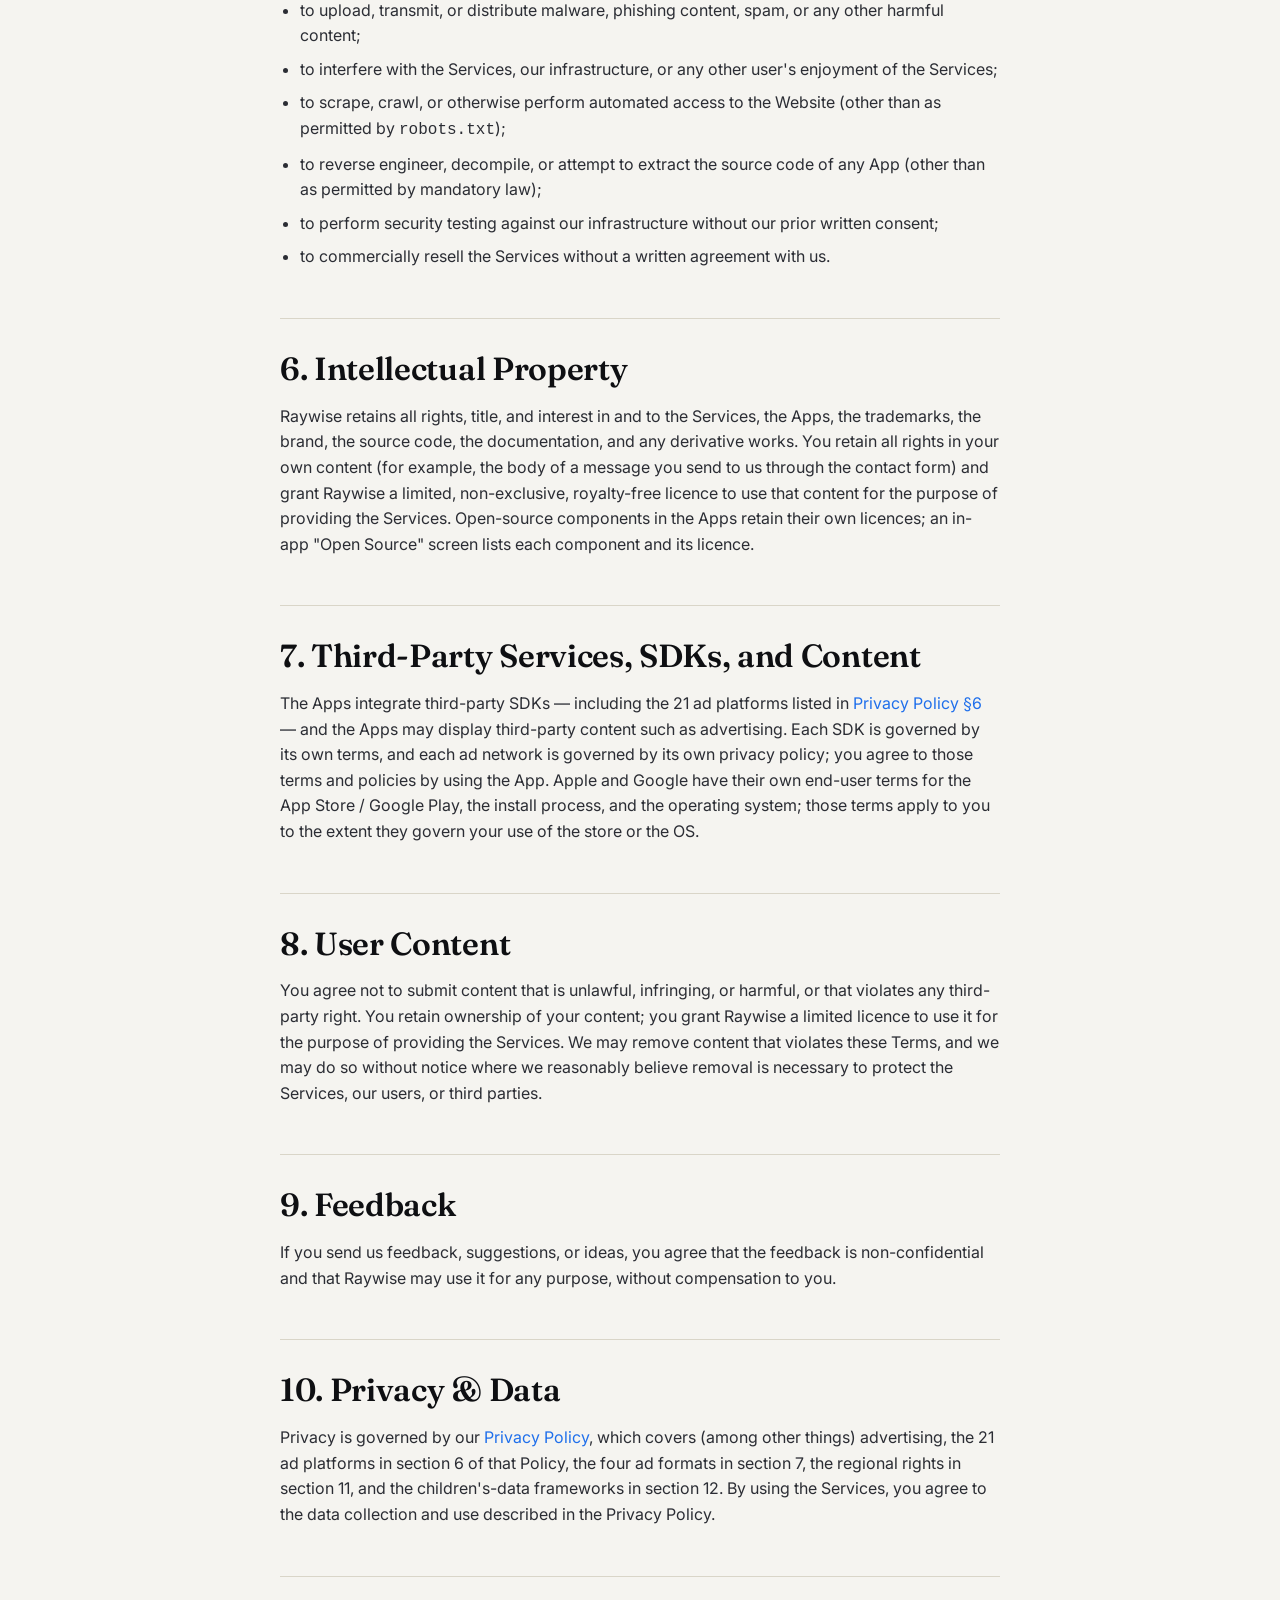
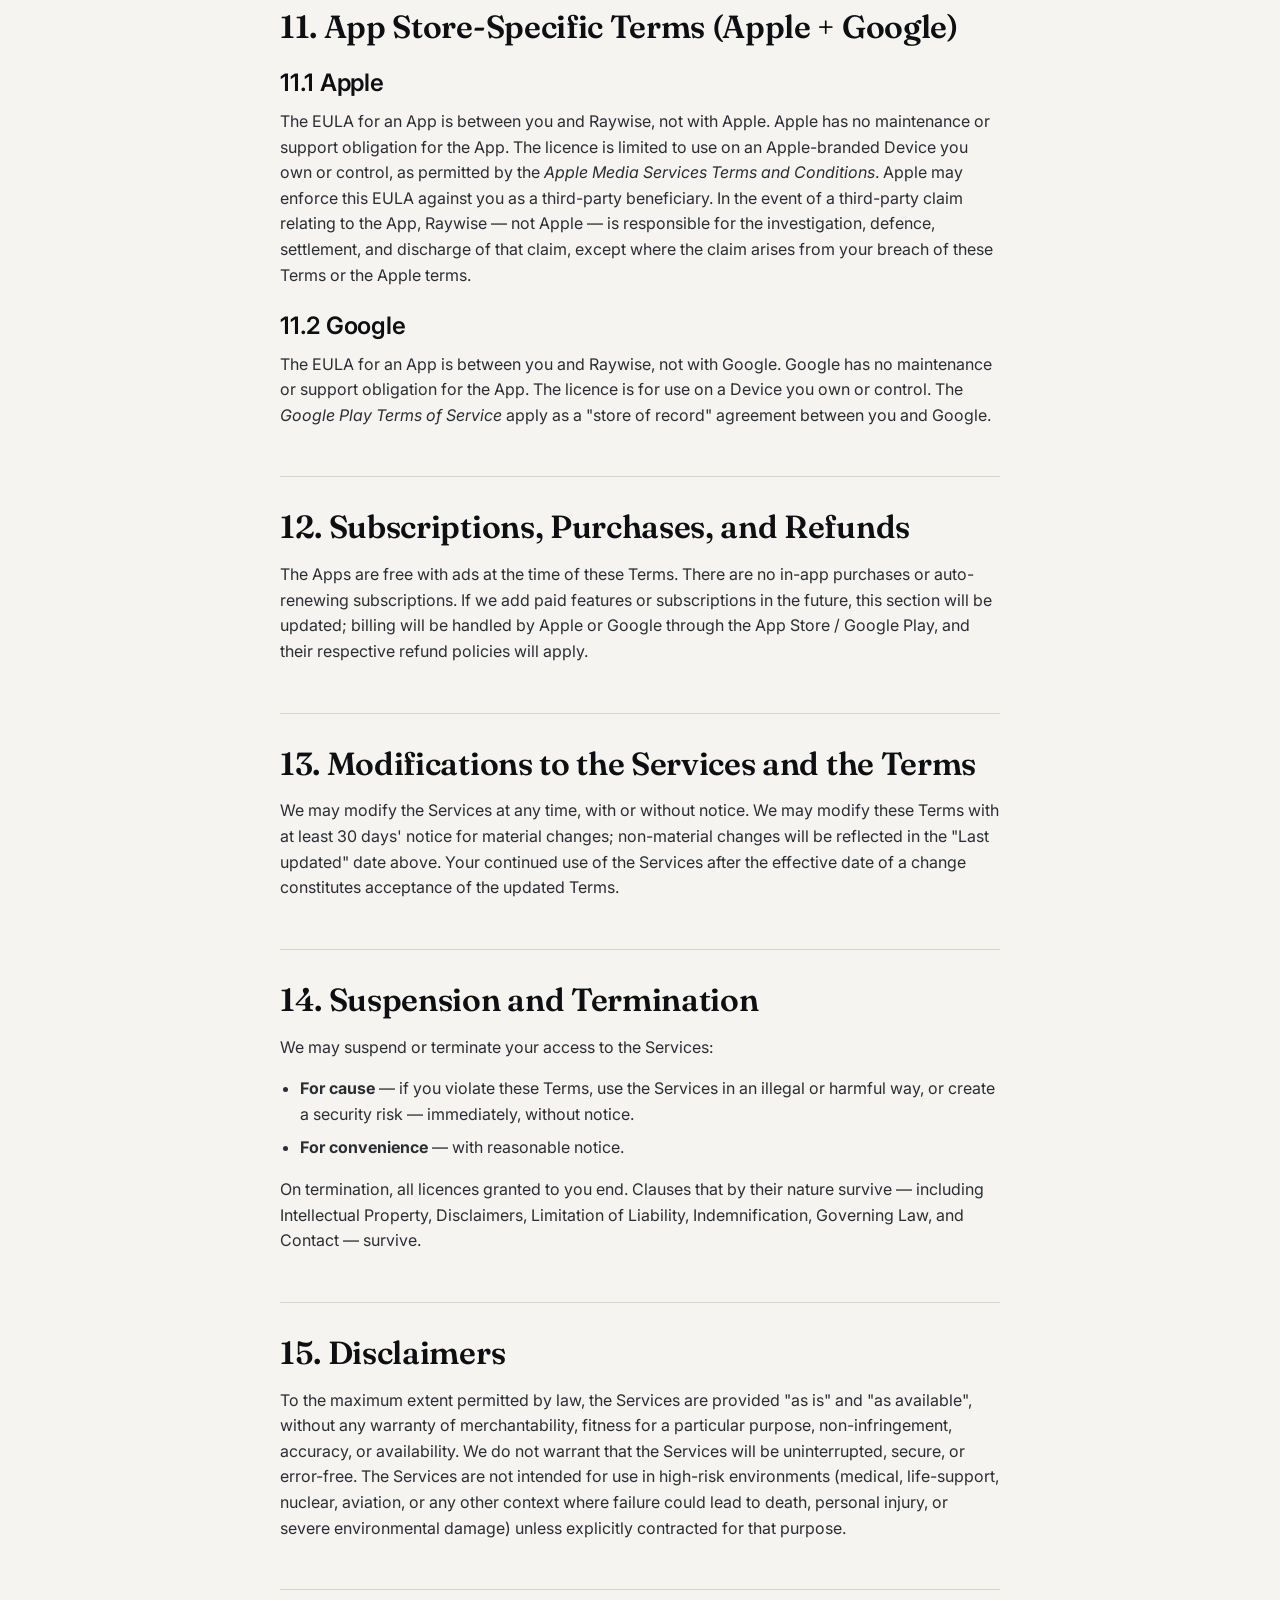
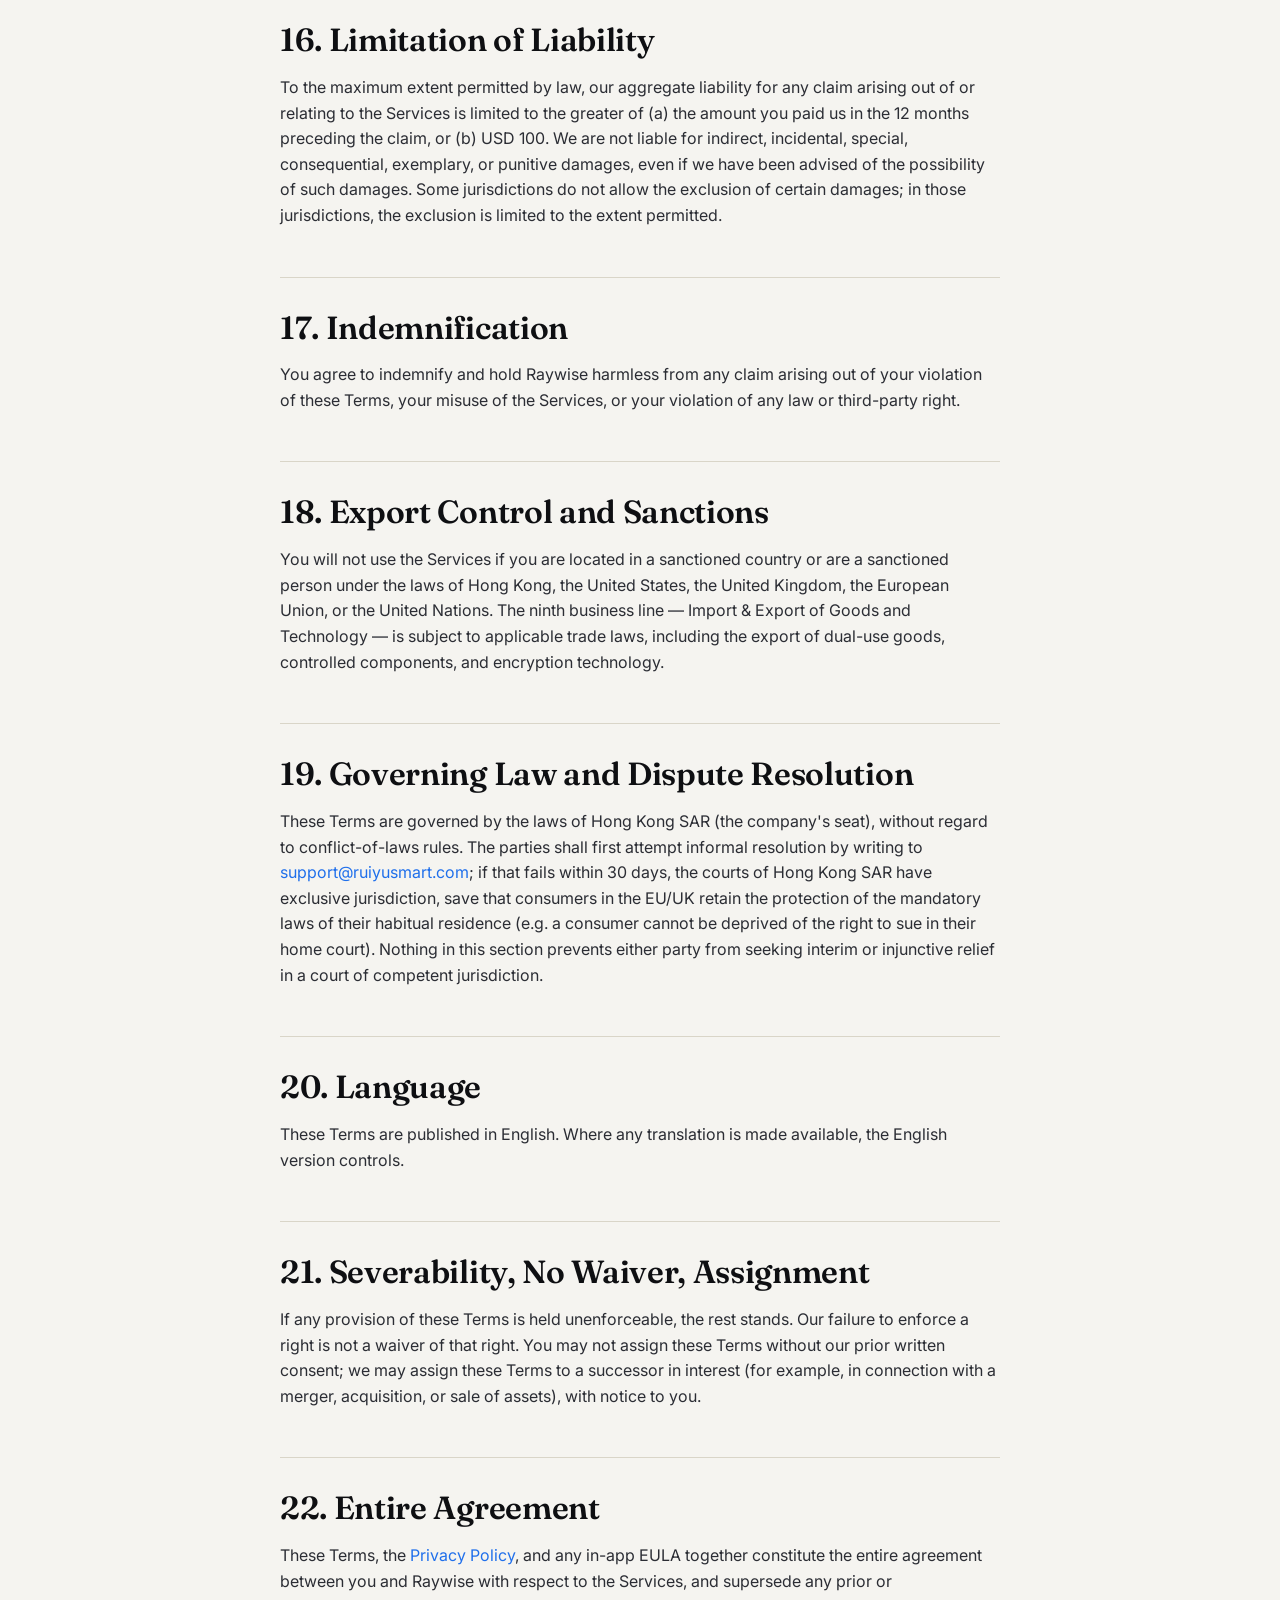
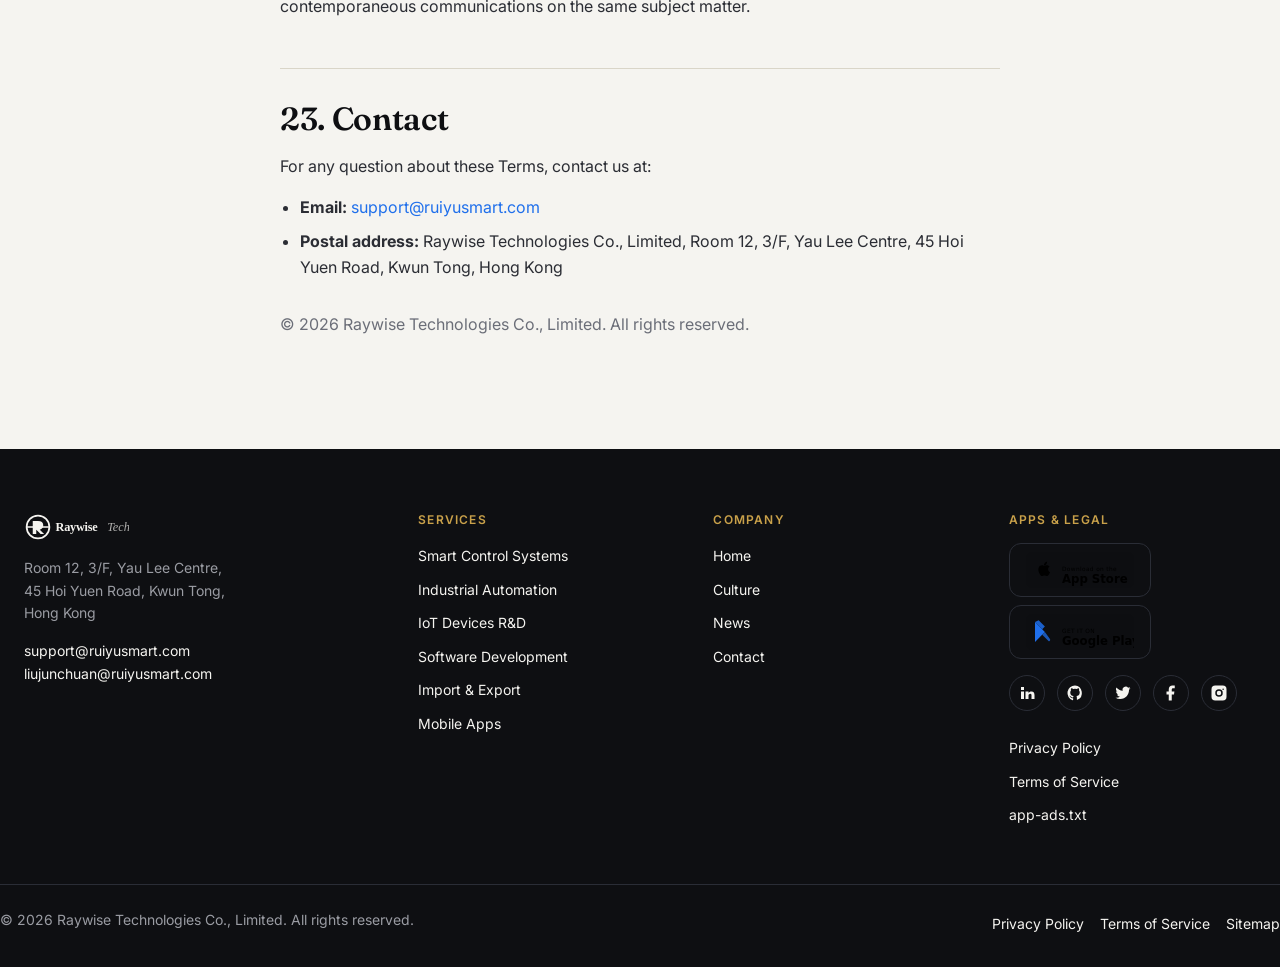
<file: terms.html>
<!doctype html>
<html lang="en">
<head>
  <meta charset="UTF-8" />
  <meta name="viewport" content="width=device-width, initial-scale=1, viewport-fit=cover" />
  <meta name="theme-color" content="#0E0F12" />
  <title>Terms of Service — Raywise Technologies</title>
  <meta name="description" content="The terms that govern your use of the ruiyusmart.com website and the Raywise mobile management apps, including licences, third-party SDKs, and liability." />
  <meta name="keywords" content="terms of service, end user licence agreement, EULA, app terms, website terms, third-party SDK terms, governing law Hong Kong, Raywise terms" />
  <meta name="robots" content="noindex, follow" />
  <link rel="canonical" href="https://ruiyusmart.com/terms.html" />
  <link rel="icon" type="image/svg+xml" href="images/logo/favicon.svg" />
  <link rel="preconnect" href="https://fonts.googleapis.com" />
  <link rel="preconnect" href="https://fonts.gstatic.com" crossorigin />
  <link rel="stylesheet" href="https://fonts.googleapis.com/css2?family=Fraunces:opsz,wght@9..144,500;9..144,600&family=Inter:wght@400;500;600&family=JetBrains+Mono:wght@400;500&display=swap" />
  <link rel="stylesheet" href="css/styles.css" />
  <meta property="og:type" content="website" />
  <meta property="og:site_name" content="Raywise Technologies" />
  <meta property="og:title" content="Terms of Service — Raywise Technologies" />
  <meta property="og:description" content="The terms that govern your use of the ruiyusmart.com website and the Raywise mobile management apps, including licences, third-party SDKs, and liability." />
  <meta property="og:url" content="https://ruiyusmart.com/terms.html" />
  <meta property="og:image" content="https://ruiyusmart.com/images/og/og-cover.png" />
  <meta property="og:locale" content="en_US" />
  <meta name="twitter:card" content="summary_large_image" />
  <meta name="twitter:title" content="Terms of Service — Raywise Technologies" />
  <meta name="twitter:description" content="The terms that govern your use of the ruiyusmart.com website and the Raywise mobile management apps, including licences, third-party SDKs, and liability." />
  <meta name="twitter:image" content="https://ruiyusmart.com/images/og/og-cover.png" />

  <script type="application/ld+json">
  {
    "@context": "https://schema.org",
    "@graph": [
      {
        "@type": "Organization",
        "@id": "https://ruiyusmart.com/#organization",
        "name": "Raywise Technologies Co., Limited",
        "url": "https://ruiyusmart.com/",
        "logo": "https://ruiyusmart.com/images/logo/raywise-logo.svg",
        "email": "support@ruiyusmart.com",
        "address": { "@type": "PostalAddress", "streetAddress": "Room 12, 3/F, Yau Lee Centre, 45 Hoi Yuen Road, Kwun Tong", "addressLocality": "Hong Kong", "addressCountry": "HK" }
      },
      {
        "@type": "WebPage",
        "@id": "https://ruiyusmart.com/terms.html#page",
        "url": "https://ruiyusmart.com/terms.html",
        "name": "Terms of Service — Raywise Technologies",
        "isPartOf": { "@id": "https://ruiyusmart.com/#website" },
        "publisher": { "@id": "https://ruiyusmart.com/#organization" },
        "inLanguage": "en"
      },
      {
        "@type": "BreadcrumbList",
        "itemListElement": [
          { "@type": "ListItem", "position": 1, "name": "Home", "item": "https://ruiyusmart.com/" },
          { "@type": "ListItem", "position": 2, "name": "Terms of Service", "item": "https://ruiyusmart.com/terms.html" }
        ]
      }
    ]
  }
  </script>
</head>
<body data-page="terms">

  <div id="rwt-header-slot"></div>

  <main id="main" tabindex="-1">

    <section class="rwt-page-hero" aria-labelledby="page-title">
      <div class="rwt-container">
        <nav class="rwt-breadcrumbs rwt-mb-4" aria-label="Breadcrumb">
          <ol>
            <li><a href="/">Home</a></li>
            <li aria-current="page">Terms of Service</li>
          </ol>
        </nav>
        <span class="rwt-page-hero__eyebrow">Legal · Terms of Service</span>
        <h1 id="page-title" class="rwt-page-hero__title" data-split-text>Terms of Service</h1>
        <p class="rwt-page-hero__lede">Effective 8 October 2026 · Version 1.0 · This document is published in English. Where any translation is made available, the English version controls.</p>
      </div>
    </section>

    <section class="rwt-section" aria-label="Terms of Service body">
      <div class="rwt-container">
        <article class="rwt-legal rwt-reveal">

          <p><strong>Agreement between:</strong> Raywise Technologies Co., Limited, a company incorporated in Hong Kong, with its registered office at Room 12, 3/F, Yau Lee Centre, 45 Hoi Yuen Road, Kwun Tong, Hong Kong ("Raywise", "we", "us"), and the natural or legal person who uses the Services ("you").</p>
          <p>By using the Services, you agree to these Terms. If you do not agree, do not use the Services.</p>

          <nav class="rwt-mb-8" aria-label="Table of contents">
            <h2 style="font-size: var(--text-h3); border: 0; margin: 0 0 var(--space-3); padding: 0;">Contents</h2>
            <ol class="rwt-legal__toc">
              <li><a href="#acceptance">1. Acceptance of the Terms</a></li>
              <li><a href="#eligibility">2. Eligibility</a></li>
              <li><a href="#services">3. Description of the Services</a></li>
              <li><a href="#account">4. Account, Registration, and Security</a></li>
              <li><a href="#licence">5. Licence &amp; Permitted Use</a></li>
              <li><a href="#ip">6. Intellectual Property</a></li>
              <li><a href="#third-party">7. Third-Party Services, SDKs, and Content</a></li>
              <li><a href="#user-content">8. User Content</a></li>
              <li><a href="#feedback">9. Feedback</a></li>
              <li><a href="#privacy">10. Privacy &amp; Data</a></li>
              <li><a href="#app-store">11. App Store-Specific Terms (Apple + Google)</a></li>
              <li><a href="#subscriptions">12. Subscriptions, Purchases, and Refunds</a></li>
              <li><a href="#modifications">13. Modifications to the Services and the Terms</a></li>
              <li><a href="#termination">14. Suspension and Termination</a></li>
              <li><a href="#disclaimers">15. Disclaimers</a></li>
              <li><a href="#liability">16. Limitation of Liability</a></li>
              <li><a href="#indemnity">17. Indemnification</a></li>
              <li><a href="#export">18. Export Control and Sanctions</a></li>
              <li><a href="#governing-law">19. Governing Law and Dispute Resolution</a></li>
              <li><a href="#language">20. Language</a></li>
              <li><a href="#misc">21. Severability, No Waiver, Assignment</a></li>
              <li><a href="#entire">22. Entire Agreement</a></li>
              <li><a href="#contact">23. Contact</a></li>
            </ol>
          </nav>

          <h2 id="acceptance">1. Acceptance of the Terms</h2>
          <p>By using the Services, you agree to these Terms and to our <a href="privacy.html">Privacy Policy</a>, which is incorporated by reference. Additional terms may apply to specific Services — for example, the in-app End User Licence Agreement (EULA) for a particular App, or the terms of a third-party SDK that the App integrates. Those additional terms are binding on you to the extent they apply.</p>

          <h2 id="eligibility">2. Eligibility</h2>
          <p>You must be of legal age in your jurisdiction to enter into a contract (in most jurisdictions, 18) to accept these Terms. If you are accepting on behalf of an organisation, you represent that you have authority to bind that organisation, in which case "you" refers to the organisation. The Services are not directed to children; see section 10 and our <a href="privacy.html#children">Privacy Policy §12</a> for the additional rules that apply.</p>

          <h2 id="services">3. Description of the Services</h2>
          <p>Raywise provides the following Services:</p>
          <ul>
            <li>The corporate Website at <a href="/">ruiyusmart.com</a> — informational pages, contact, legal disclosures.</li>
            <li>Mobile management applications published on Google Play and the Apple App Store, covering the nine business lines below.</li>
            <li>Business, engineering, and consulting services as described on the <a href="services.html">Services</a> page.</li>
          </ul>
          <p>The nine business lines are: <strong>Smart Control Systems; Industrial Automation Products; IoT Device R&amp;D &amp; Technical Services; Software Development; Automation Equipment Sales; Electronic Components Sales; Technology Transfer &amp; Consulting; Business Information Consulting; and Import &amp; Export of Goods and Technology</strong>. Each App on the App Store and Google Play maps to one of these business lines.</p>

          <h2 id="account">4. Account, Registration, and Security</h2>
          <p>The Website does not require an account. The contact form on the Website is a <code>mailto:</code>-based form that opens your email client; no data is stored on the Website's server. The Apps may offer optional in-app accounts in the future; if so, this section will be updated. You are responsible for keeping your device, your email account, and any in-app credentials secure.</p>

          <h2 id="licence">5. Licence &amp; Permitted Use</h2>
          <h3>5.1 App EULA</h3>
          <p>Subject to your compliance with these Terms, Raywise grants you a limited, revocable, non-exclusive, non-transferable, non-sublicensable licence to install and use each App on a Device that you own or control, for your personal or internal-business purposes, and only as permitted by the App Store / Google Play terms.</p>

          <h3>5.2 Website licence</h3>
          <p>Subject to your compliance with these Terms, Raywise grants you a limited, revocable, non-exclusive, non-transferable licence to view and interact with the Website for your personal or internal-business purposes.</p>

          <h3>5.3 Prohibited use</h3>
          <p>You agree not to use the Services:</p>
          <ul>
            <li>for any unlawful, infringing, harmful, fraudulent, deceptive, harassing, defamatory, obscene, or hateful purpose;</li>
            <li>to upload, transmit, or distribute malware, phishing content, spam, or any other harmful content;</li>
            <li>to interfere with the Services, our infrastructure, or any other user's enjoyment of the Services;</li>
            <li>to scrape, crawl, or otherwise perform automated access to the Website (other than as permitted by <code>robots.txt</code>);</li>
            <li>to reverse engineer, decompile, or attempt to extract the source code of any App (other than as permitted by mandatory law);</li>
            <li>to perform security testing against our infrastructure without our prior written consent;</li>
            <li>to commercially resell the Services without a written agreement with us.</li>
          </ul>

          <h2 id="ip">6. Intellectual Property</h2>
          <p>Raywise retains all rights, title, and interest in and to the Services, the Apps, the trademarks, the brand, the source code, the documentation, and any derivative works. You retain all rights in your own content (for example, the body of a message you send to us through the contact form) and grant Raywise a limited, non-exclusive, royalty-free licence to use that content for the purpose of providing the Services. Open-source components in the Apps retain their own licences; an in-app "Open Source" screen lists each component and its licence.</p>

          <h2 id="third-party">7. Third-Party Services, SDKs, and Content</h2>
          <p>The Apps integrate third-party SDKs — including the 21 ad platforms listed in <a href="privacy.html#apps">Privacy Policy §6</a> — and the Apps may display third-party content such as advertising. Each SDK is governed by its own terms, and each ad network is governed by its own privacy policy; you agree to those terms and policies by using the App. Apple and Google have their own end-user terms for the App Store / Google Play, the install process, and the operating system; those terms apply to you to the extent they govern your use of the store or the OS.</p>

          <h2 id="user-content">8. User Content</h2>
          <p>You agree not to submit content that is unlawful, infringing, or harmful, or that violates any third-party right. You retain ownership of your content; you grant Raywise a limited licence to use it for the purpose of providing the Services. We may remove content that violates these Terms, and we may do so without notice where we reasonably believe removal is necessary to protect the Services, our users, or third parties.</p>

          <h2 id="feedback">9. Feedback</h2>
          <p>If you send us feedback, suggestions, or ideas, you agree that the feedback is non-confidential and that Raywise may use it for any purpose, without compensation to you.</p>

          <h2 id="privacy">10. Privacy &amp; Data</h2>
          <p>Privacy is governed by our <a href="privacy.html">Privacy Policy</a>, which covers (among other things) advertising, the 21 ad platforms in section 6 of that Policy, the four ad formats in section 7, the regional rights in section 11, and the children's-data frameworks in section 12. By using the Services, you agree to the data collection and use described in the Privacy Policy.</p>

          <h2 id="app-store">11. App Store-Specific Terms (Apple + Google)</h2>
          <h3>11.1 Apple</h3>
          <p>The EULA for an App is between you and Raywise, not with Apple. Apple has no maintenance or support obligation for the App. The licence is limited to use on an Apple-branded Device you own or control, as permitted by the <em>Apple Media Services Terms and Conditions</em>. Apple may enforce this EULA against you as a third-party beneficiary. In the event of a third-party claim relating to the App, Raywise — not Apple — is responsible for the investigation, defence, settlement, and discharge of that claim, except where the claim arises from your breach of these Terms or the Apple terms.</p>

          <h3>11.2 Google</h3>
          <p>The EULA for an App is between you and Raywise, not with Google. Google has no maintenance or support obligation for the App. The licence is for use on a Device you own or control. The <em>Google Play Terms of Service</em> apply as a "store of record" agreement between you and Google.</p>

          <h2 id="subscriptions">12. Subscriptions, Purchases, and Refunds</h2>
          <p>The Apps are free with ads at the time of these Terms. There are no in-app purchases or auto-renewing subscriptions. If we add paid features or subscriptions in the future, this section will be updated; billing will be handled by Apple or Google through the App Store / Google Play, and their respective refund policies will apply.</p>

          <h2 id="modifications">13. Modifications to the Services and the Terms</h2>
          <p>We may modify the Services at any time, with or without notice. We may modify these Terms with at least 30 days' notice for material changes; non-material changes will be reflected in the "Last updated" date above. Your continued use of the Services after the effective date of a change constitutes acceptance of the updated Terms.</p>

          <h2 id="termination">14. Suspension and Termination</h2>
          <p>We may suspend or terminate your access to the Services:</p>
          <ul>
            <li><strong>For cause</strong> — if you violate these Terms, use the Services in an illegal or harmful way, or create a security risk — immediately, without notice.</li>
            <li><strong>For convenience</strong> — with reasonable notice.</li>
          </ul>
          <p>On termination, all licences granted to you end. Clauses that by their nature survive — including Intellectual Property, Disclaimers, Limitation of Liability, Indemnification, Governing Law, and Contact — survive.</p>

          <h2 id="disclaimers">15. Disclaimers</h2>
          <p>To the maximum extent permitted by law, the Services are provided "as is" and "as available", without any warranty of merchantability, fitness for a particular purpose, non-infringement, accuracy, or availability. We do not warrant that the Services will be uninterrupted, secure, or error-free. The Services are not intended for use in high-risk environments (medical, life-support, nuclear, aviation, or any other context where failure could lead to death, personal injury, or severe environmental damage) unless explicitly contracted for that purpose.</p>

          <h2 id="liability">16. Limitation of Liability</h2>
          <p>To the maximum extent permitted by law, our aggregate liability for any claim arising out of or relating to the Services is limited to the greater of (a) the amount you paid us in the 12 months preceding the claim, or (b) USD 100. We are not liable for indirect, incidental, special, consequential, exemplary, or punitive damages, even if we have been advised of the possibility of such damages. Some jurisdictions do not allow the exclusion of certain damages; in those jurisdictions, the exclusion is limited to the extent permitted.</p>

          <h2 id="indemnity">17. Indemnification</h2>
          <p>You agree to indemnify and hold Raywise harmless from any claim arising out of your violation of these Terms, your misuse of the Services, or your violation of any law or third-party right.</p>

          <h2 id="export">18. Export Control and Sanctions</h2>
          <p>You will not use the Services if you are located in a sanctioned country or are a sanctioned person under the laws of Hong Kong, the United States, the United Kingdom, the European Union, or the United Nations. The ninth business line — Import &amp; Export of Goods and Technology — is subject to applicable trade laws, including the export of dual-use goods, controlled components, and encryption technology.</p>

          <h2 id="governing-law">19. Governing Law and Dispute Resolution</h2>
          <p>These Terms are governed by the laws of Hong Kong SAR (the company's seat), without regard to conflict-of-laws rules. The parties shall first attempt informal resolution by writing to <a href="mailto:support@ruiyusmart.com">support@ruiyusmart.com</a>; if that fails within 30 days, the courts of Hong Kong SAR have exclusive jurisdiction, save that consumers in the EU/UK retain the protection of the mandatory laws of their habitual residence (e.g. a consumer cannot be deprived of the right to sue in their home court). Nothing in this section prevents either party from seeking interim or injunctive relief in a court of competent jurisdiction.</p>

          <h2 id="language">20. Language</h2>
          <p>These Terms are published in English. Where any translation is made available, the English version controls.</p>

          <h2 id="misc">21. Severability, No Waiver, Assignment</h2>
          <p>If any provision of these Terms is held unenforceable, the rest stands. Our failure to enforce a right is not a waiver of that right. You may not assign these Terms without our prior written consent; we may assign these Terms to a successor in interest (for example, in connection with a merger, acquisition, or sale of assets), with notice to you.</p>

          <h2 id="entire">22. Entire Agreement</h2>
          <p>These Terms, the <a href="privacy.html">Privacy Policy</a>, and any in-app EULA together constitute the entire agreement between you and Raywise with respect to the Services, and supersede any prior or contemporaneous communications on the same subject matter.</p>

          <h2 id="contact">23. Contact</h2>
          <p>For any question about these Terms, contact us at:</p>
          <ul>
            <li><strong>Email:</strong> <a href="mailto:support@ruiyusmart.com">support@ruiyusmart.com</a></li>
            <li><strong>Postal address:</strong> Raywise Technologies Co., Limited, Room 12, 3/F, Yau Lee Centre, 45 Hoi Yuen Road, Kwun Tong, Hong Kong</li>
          </ul>

          <p class="rwt-text-muted" style="margin-top: var(--space-8);">© 2026 Raywise Technologies Co., Limited. All rights reserved.</p>
        </article>
      </div>
    </section>

  </main>

  <div id="rwt-footer-slot">
<footer class="rwt-footer" data-component="footer">
  <div class="rwt-footer__inner">
    <div class="rwt-footer__col rwt-footer__brand">
      <img src="images/logo/raywise-logo-mono.svg" width="140" height="28" alt="Raywise" />
      <p class="rwt-footer__address">
        Room 12, 3/F, Yau Lee Centre,<br />
        45 Hoi Yuen Road, Kwun Tong,<br />
        Hong Kong
      </p>
      <a class="rwt-footer__email" href="mailto:support@ruiyusmart.com">support@ruiyusmart.com</a>
      <a class="rwt-footer__email" href="mailto:liujunchuan@ruiyusmart.com">liujunchuan@ruiyusmart.com</a>
    </div>
    <div class="rwt-footer__col">
      <h3>Services</h3>
      <ul>
        <li><a href="services.html#smart-control">Smart Control Systems</a></li>
        <li><a href="services.html#industrial-automation">Industrial Automation</a></li>
        <li><a href="services.html#iot">IoT Devices R&amp;D</a></li>
        <li><a href="services.html#software">Software Development</a></li>
        <li><a href="services.html#import-export">Import &amp; Export</a></li>
        <li><a href="services.html#apps">Mobile Apps</a></li>
      </ul>
    </div>
    <div class="rwt-footer__col">
      <h3>Company</h3>
      <ul>
        <li><a href="/">Home</a></li>
        <li><a href="culture.html">Culture</a></li>
        <li><a href="news.html">News</a></li>
        <li><a href="contact.html">Contact</a></li>
      </ul>
    </div>
    <div class="rwt-footer__col">
      <h3>Apps &amp; Legal</h3>
      <div class="rwt-footer__stores">
        <a class="rwt-store-badge" href="https://apps.apple.com" rel="noopener noreferrer" target="_blank" aria-label="Download on the App Store"><img src="images/icons/app-store.svg" alt="" /></a>
        <a class="rwt-store-badge" href="https://play.google.com" rel="noopener noreferrer" target="_blank" aria-label="Get it on Google Play"><img src="images/icons/google-play.svg" alt="" /></a>
      </div>
      <ul class="rwt-footer__social" aria-label="Social">
        <li><a href="#" aria-label="LinkedIn"><svg viewBox="0 0 24 24" aria-hidden="true"><path d="M4 4h4v4H4zM4 10h4v10H4zM10 10h4v2c.7-1.2 2-2 4-2 3 0 4 2 4 5v5h-4v-5c0-1-.3-2-1.5-2S14 14 14 15v5h-4z" fill="currentColor"/></svg></a></li>
        <li><a href="#" aria-label="GitHub"><svg viewBox="0 0 24 24" aria-hidden="true"><path d="M12 2a10 10 0 00-3.2 19.5c.5.1.7-.2.7-.5v-2c-2.8.6-3.4-1.2-3.4-1.2-.5-1.2-1.2-1.5-1.2-1.5-1-.6.1-.6.1-.6 1 .1 1.5 1 1.5 1 1 1.6 2.5 1.2 3 .9.1-.7.4-1.2.7-1.5-2.2-.3-4.5-1.1-4.5-5 0-1.1.4-2 1-2.7-.1-.3-.4-1.3.1-2.7 0 0 .8-.3 2.7 1a9.4 9.4 0 015 0c1.9-1.3 2.7-1 2.7-1 .5 1.4.2 2.4.1 2.7.6.7 1 1.6 1 2.7 0 3.9-2.3 4.7-4.5 5 .4.3.7.9.7 1.8v2.7c0 .3.2.6.7.5A10 10 0 0012 2z" fill="currentColor"/></svg></a></li>
        <li><a href="#" aria-label="Twitter"><svg viewBox="0 0 24 24" aria-hidden="true"><path d="M22 5.8c-.7.3-1.5.5-2.4.6.9-.5 1.5-1.3 1.8-2.3-.8.5-1.7.8-2.6 1A4.1 4.1 0 0011.7 9c-3.4-.2-6.4-1.8-8.4-4.3a4.1 4.1 0 001.3 5.5c-.7 0-1.3-.2-1.9-.5 0 2 1.4 3.7 3.3 4.1-.6.2-1.3.2-1.9.1.5 1.7 2.1 2.9 4 2.9A8.3 8.3 0 012 18.3 11.7 11.7 0 008.3 20c7.5 0 11.7-6.3 11.7-11.7v-.5c.8-.6 1.5-1.3 2-2.1z" fill="currentColor"/></svg></a></li>
        <li><a href="#" aria-label="Facebook"><svg viewBox="0 0 24 24" aria-hidden="true"><path d="M13 22v-8h3l.5-4H13V7.5c0-1.2.3-2 2-2h2V2.1c-.3 0-1.6-.1-3-.1-3 0-5 1.8-5 5.2V10H6v4h3v8h4z" fill="currentColor"/></svg></a></li>
        <li><a href="#" aria-label="Instagram"><svg viewBox="0 0 24 24" aria-hidden="true"><path d="M7 2h10a5 5 0 015 5v10a5 5 0 01-5 5H7a5 5 0 01-5-5V7a5 5 0 015-5zm5 5a5 5 0 100 10 5 5 0 000-10zm0 2a3 3 0 110 6 3 3 0 010-6zm5.5-3a1 1 0 100 2 1 1 0 000-2z" fill="currentColor"/></svg></a></li>
      </ul>
      <ul style="margin-top:var(--space-4);">
        <li><a href="privacy.html">Privacy Policy</a></li>
        <li><a href="terms.html">Terms of Service</a></li>
        <li><a href="app-ads.txt">app-ads.txt</a></li>
      </ul>
    </div>
  </div>
  <div class="rwt-footer__legal">
    <p>&copy; 2026 Raywise Technologies Co., Limited. All rights reserved.</p>
    <ul>
      <li><a href="privacy.html">Privacy Policy</a></li>
      <li><a href="terms.html">Terms of Service</a></li>
      <li><a href="sitemap.xml">Sitemap</a></li>
    </ul>
  </div>
</footer>
</div>

  <script src="js/partials.js" defer></script>
  <script src="js/animations.js" defer></script>
  <script src="js/app.js" defer></script>
</body>
</html>
</file>
<file: css/styles.css>
﻿/* ==========================================================================
   Raywise Technologies 鈥?ruiyusmart.com
   Single hand-authored stylesheet.
   Implements design tokens, component classes (BEM-ish), and motion keyframes.
   Honors prefers-reduced-motion. Mobile-first.
   ========================================================================== */

/* ---------- 1. Design tokens (CSS custom properties) ----------------------- */
:root {
  /* Color */
  --color-ink: #0E0F12;
  --color-ink-soft: #1A1C22;
  --color-ink-line: #2A2D36;
  --color-paper: #F5F4F0;
  --color-paper-warm: #EFEAE0;
  --color-paper-line: #D9D5C8;
  --color-primary: #1F6FEB;
  --color-primary-deep: #1655B8;
  --color-primary-soft: #E4ECFB;
  --color-gold: #C9A14A;
  --color-gold-soft: #F2E7C8;
  --color-coral: #FF6F5B;
  --color-coral-soft: #FFE3DD;
  --color-success: #1E9E63;
  --color-warning: #E0A11A;
  --color-danger: #D6453B;
  --color-text-strong: #0E0F12;
  --color-text: #2B2D34;
  --color-text-muted: #6B6E78;
  --color-text-invert: #F5F4F0;
  --color-text-invert-muted: #9A9CA3;

  /* Gradient */
  --grad-hero-dark: linear-gradient(135deg, #0E0F12 0%, #1A1C22 55%, #1655B8 100%);
  --grad-paper-warm: linear-gradient(180deg, #F5F4F0 0%, #EFEAE0 100%);
  --grad-gold-sheen: linear-gradient(120deg, #C9A14A 0%, #F2E7C8 45%, #C9A14A 100%);
  --grad-coral-pulse: radial-gradient(circle at 30% 50%, #FF6F5B 0%, transparent 60%);

  /* Type */
  --font-display: 'Fraunces', 'Playfair Display', Georgia, serif;
  --font-sans: 'Inter', 'Manrope', system-ui, -apple-system, 'Segoe UI', sans-serif;
  --font-mono: 'JetBrains Mono', 'SFMono-Regular', Menlo, monospace;
  --text-hero-xl: 5.5rem;
  --text-hero-lg: 4rem;
  --text-display-lg: 3rem;
  --text-display-md: 2.25rem;
  --text-display-sm: 1.75rem;
  --text-h1: 2.5rem;
  --text-h2: 2rem;
  --text-h3: 1.5rem;
  --text-body-lg: 1.125rem;
  --text-body: 1rem;
  --text-body-sm: 0.875rem;
  --text-caption: 0.75rem;
  --text-mono-lg: 1.25rem;
  --text-mono: 0.875rem;

  /* Spacing */
  --space-1: 4px;  --space-2: 8px;  --space-3: 12px; --space-4: 16px;
  --space-6: 24px; --space-8: 32px; --space-12: 48px; --space-16: 64px;
  --space-24: 96px; --space-32: 128px;
  --container-narrow: 720px;
  --container-default: 1200px;
  --container-wide: 1440px;

  /* Radius */
  --radius-xs: 4px; --radius-sm: 8px; --radius-md: 12px;
  --radius-lg: 20px; --radius-xl: 32px; --radius-pill: 999px;

  /* Shadow */
  --shadow-1: 0 1px 2px rgba(14,15,18,0.06), 0 1px 1px rgba(14,15,18,0.04);
  --shadow-2: 0 6px 16px rgba(14,15,18,0.08), 0 2px 4px rgba(14,15,18,0.04);
  --shadow-3: 0 16px 40px rgba(14,15,18,0.12), 0 4px 12px rgba(14,15,18,0.06);
  --shadow-4: 0 32px 80px rgba(14,15,18,0.18), 0 8px 24px rgba(14,15,18,0.08);
  --shadow-glow: 0 0 0 6px rgba(31,111,235,0.18);
  --shadow-gold: 0 12px 40px -8px rgba(201,161,74,0.45);

  /* Motion */
  --dur-instant: 80ms;  --dur-fast: 160ms;  --dur-base: 260ms;
  --dur-slow: 480ms;    --dur-cinematic: 900ms;
  --ease-out: cubic-bezier(0.16, 1, 0.3, 1);
  --ease-in-out: cubic-bezier(0.65, 0, 0.35, 1);
  --ease-soft: cubic-bezier(0.4, 0, 0.2, 1);
  --ease-back: cubic-bezier(0.34, 1.56, 0.64, 1);
  --ease-marquee: linear;
  --delay-1: 60ms; --delay-2: 120ms; --delay-3: 180ms; --delay-4: 240ms;

  /* Breakpoints (use in @media) */
  --bp-sm: 640px; --bp-md: 768px; --bp-lg: 1024px; --bp-xl: 1280px; --bp-2xl: 1536px;

  /* Z */
  --z-base: 0; --z-raised: 10; --z-header: 50; --z-overlay: 80; --z-modal: 90; --z-toast: 100;

  /* Border */
  --border-thin: 1px solid var(--color-paper-line);
  --border-thin-dark: 1px solid var(--color-ink-line);
  --border-thick: 2px solid var(--color-ink);
  --border-gold: 1px solid var(--color-gold);

  --scroll-progress: 0;
}

/* ---------- 2. Reset & base ---------------------------------------------- */
*,
*::before,
*::after { box-sizing: border-box; }

html { -webkit-text-size-adjust: 100%; scroll-behavior: smooth; }

body {
  margin: 0;
  font-family: var(--font-sans);
  font-size: var(--text-body);
  line-height: 1.6;
  color: var(--color-text);
  background: var(--color-paper);
  -webkit-font-smoothing: antialiased;
  -moz-osx-font-smoothing: grayscale;
  overflow-x: hidden;
}

img, svg, video { display: block; max-width: 100%; height: auto; }

a { color: var(--color-primary); text-decoration: none; transition: color var(--dur-fast) var(--ease-out); }
a:hover { color: var(--color-primary-deep); }

button { font: inherit; cursor: pointer; }

h1, h2, h3, h4, h5, h6 {
  margin: 0 0 var(--space-4);
  font-family: var(--font-display);
  font-weight: 600;
  letter-spacing: -0.01em;
  color: var(--color-text-strong);
  line-height: 1.15;
}

p { margin: 0 0 var(--space-4); }

ul, ol { padding-left: 1.25em; margin: 0 0 var(--space-4); }
li { margin-bottom: var(--space-2); }

::selection { background: var(--color-gold); color: var(--color-ink); }

/* Focus ring 鈥?WCAG 2.1 AA */
:focus-visible {
  outline: none;
  box-shadow: var(--shadow-glow);
  border-radius: var(--radius-sm);
}

/* ---------- 3. Skip link & accessibility --------------------------------- */
.rwt-skip-link {
  position: absolute;
  top: -100px;
  left: var(--space-4);
  z-index: var(--z-toast);
  padding: var(--space-3) var(--space-6);
  background: var(--color-ink);
  color: var(--color-text-invert);
  border-radius: var(--radius-sm);
  font-weight: 600;
  transition: top var(--dur-fast) var(--ease-out);
}
.rwt-skip-link:focus { top: var(--space-4); color: var(--color-text-invert); }

.rwt-sr-only {
  position: absolute;
  width: 1px; height: 1px;
  padding: 0; margin: -1px;
  overflow: hidden;
  clip: rect(0,0,0,0);
  white-space: nowrap;
  border: 0;
}

/* ---------- 4. Layout containers ----------------------------------------- */
.rwt-container {
  width: 100%;
  max-width: var(--container-default);
  margin: 0 auto;
  padding: 0 var(--space-6);
}
.rwt-container--narrow { max-width: var(--container-narrow); }
.rwt-container--wide   { max-width: var(--container-wide); }

.rwt-section { padding: var(--space-16) 0; }
.rwt-section--dark  { background: var(--color-ink); color: var(--color-text-invert); }
.rwt-section--dark h1,
.rwt-section--dark h2,
.rwt-section--dark h3 { color: var(--color-text-invert); }
.rwt-section--warm  { background: var(--grad-paper-warm); }

@media (min-width: 1024px) {
  .rwt-section { padding: var(--space-24) 0; }
  .rwt-container { padding: 0 var(--space-12); }
}

/* ---------- 5. Scroll progress bar -------------------------------------- */
.rwt-scroll-progress {
  position: fixed; top: 0; left: 0; right: 0;
  height: 3px;
  background: var(--grad-gold-sheen);
  transform-origin: left center;
  transform: scaleX(var(--scroll-progress, 0));
  transition: transform var(--dur-instant) linear;
  z-index: var(--z-header);
  pointer-events: none;
}

/* ---------- 6. Header ---------------------------------------------------- */
.rwt-header {
  position: sticky;
  top: 0;
  z-index: var(--z-header);
  background: rgba(245,244,240,0.85);
  backdrop-filter: saturate(180%) blur(12px);
  -webkit-backdrop-filter: saturate(180%) blur(12px);
  border-bottom: 1px solid var(--color-paper-line);
}
.rwt-header__inner {
  display: flex; align-items: center; justify-content: space-between;
  gap: var(--space-6);
  padding: var(--space-4) var(--space-6);
  max-width: var(--container-wide);
  margin: 0 auto;
}
.rwt-header__brand { display: inline-flex; align-items: center; gap: var(--space-2); }
.rwt-header__brand img { height: 28px; width: auto; }
.rwt-header__nav { display: none; gap: var(--space-6); align-items: center; }
.rwt-header__nav-item {
  font-size: var(--text-body-sm);
  font-weight: 500;
  color: var(--color-text);
  padding: var(--space-2) 0;
  position: relative;
  transition: color var(--dur-fast) var(--ease-out);
}
.rwt-header__nav-item::after {
  content: "";
  position: absolute; left: 0; right: 0; bottom: -2px;
  height: 2px;
  background: var(--color-gold);
  transform: scaleX(0); transform-origin: left;
  transition: transform var(--dur-base) var(--ease-out);
}
.rwt-header__nav-item:hover { color: var(--color-ink); }
.rwt-header__nav-item:hover::after { transform: scaleX(1); }
.rwt-header__nav-item--active { color: var(--color-ink); }
.rwt-header__nav-item--active::after { transform: scaleX(1); }
.rwt-header__cta { display: none; }
.rwt-header__menu-btn {
  display: inline-flex;
  width: 40px; height: 40px;
  align-items: center; justify-content: center;
  background: transparent;
  border: 1px solid var(--color-paper-line);
  border-radius: var(--radius-sm);
  color: var(--color-ink);
}
.rwt-header__menu-btn svg { width: 20px; height: 20px; }
.rwt-header__mobile-nav {
  display: none;
  flex-direction: column;
  gap: var(--space-2);
  padding: var(--space-4) var(--space-6) var(--space-6);
  border-top: 1px solid var(--color-paper-line);
  background: var(--color-paper);
}
.rwt-header__mobile-nav.is-open { display: flex; }
.rwt-header__mobile-nav a { color: var(--color-text); font-weight: 500; }

@media (min-width: 1024px) {
  .rwt-header__nav { display: flex; }
  .rwt-header__cta { display: inline-flex; }
  .rwt-header__menu-btn { display: none; }
}

/* ---------- 7. Button ---------------------------------------------------- */
.rwt-button {
  display: inline-flex; align-items: center; justify-content: center;
  gap: var(--space-2);
  padding: var(--space-3) var(--space-6);
  font-family: var(--font-sans);
  font-weight: 600;
  font-size: var(--text-body);
  line-height: 1;
  text-decoration: none;
  border: 1px solid transparent;
  border-radius: var(--radius-sm);
  cursor: pointer;
  transition:
    background var(--dur-fast) var(--ease-out),
    color var(--dur-fast) var(--ease-out),
    border-color var(--dur-fast) var(--ease-out),
    box-shadow var(--dur-fast) var(--ease-out),
    transform var(--dur-fast) var(--ease-out);
  white-space: nowrap;
}
.rwt-button:hover { transform: translateY(-1px); }
.rwt-button:active { transform: translateY(0); }
.rwt-button__icon { width: 18px; height: 18px; flex: none; }

.rwt-button--primary {
  background: var(--color-primary);
  color: #fff;
  border-color: var(--color-primary);
  box-shadow: var(--shadow-1);
}
.rwt-button--primary:hover { background: var(--color-primary-deep); border-color: var(--color-primary-deep); color: #fff; box-shadow: var(--shadow-2); }

.rwt-button--secondary {
  background: var(--color-ink);
  color: var(--color-text-invert);
  border-color: var(--color-ink);
}
.rwt-button--secondary:hover { background: var(--color-ink-soft); color: var(--color-text-invert); }

.rwt-button--ghost {
  background: transparent;
  color: var(--color-text);
  border-color: var(--color-paper-line);
}
.rwt-button--ghost:hover { background: var(--color-paper-warm); color: var(--color-text-strong); }
.rwt-button--invert { color: var(--color-text-invert); border-color: rgba(245,244,240,0.3); }
.rwt-button--invert:hover { background: rgba(245,244,240,0.1); color: var(--color-text-invert); }

.rwt-button--gold {
  background: var(--color-gold);
  color: var(--color-ink);
  border-color: var(--color-gold);
  box-shadow: var(--shadow-gold);
}
.rwt-button--gold:hover { background: var(--color-gold); color: var(--color-ink); }

.rwt-button--pill { border-radius: var(--radius-pill); }
.rwt-button--size-sm { padding: var(--space-2) var(--space-4); font-size: var(--text-body-sm); }
.rwt-button--size-lg { padding: var(--space-4) var(--space-8); font-size: var(--text-body-lg); }
.rwt-button--icon-only { width: 40px; height: 40px; padding: 0; }

/* ---------- 8. Hero ------------------------------------------------------ */
.rwt-hero {
  position: relative;
  min-height: 88vh;
  display: flex; align-items: center;
  overflow: hidden;
  background: var(--grad-hero-dark);
  color: var(--color-text-invert);
  isolation: isolate;
}
.rwt-hero__media {
  position: absolute; inset: 0;
  z-index: -1;
}
.rwt-hero__media img {
  width: 100%; height: 100%;
  object-fit: cover;
  opacity: 0.55;
}
.rwt-hero__overlay {
  position: absolute; inset: 0;
  background: linear-gradient(180deg, rgba(14,15,18,0.4) 0%, rgba(14,15,18,0.8) 100%);
}
.rwt-hero__inner {
  position: relative;
  z-index: 2;
  max-width: var(--container-default);
  margin: 0 auto;
  padding: var(--space-24) var(--space-6);
  width: 100%;
}
.rwt-hero__eyebrow {
  display: inline-block;
  font-size: var(--text-caption);
  font-weight: 600;
  letter-spacing: 0.08em;
  text-transform: uppercase;
  color: var(--color-gold);
  margin-bottom: var(--space-6);
}
.rwt-hero__title {
  font-family: var(--font-display);
  font-size: clamp(2.5rem, 7vw, var(--text-hero-xl));
  font-weight: 600;
  line-height: 0.98;
  letter-spacing: -0.035em;
  color: var(--color-text-invert);
  max-width: 16ch;
  margin: 0 0 var(--space-6);
}
.rwt-hero__lede {
  font-size: var(--text-body-lg);
  color: var(--color-text-invert-muted);
  max-width: 56ch;
  margin: 0 0 var(--space-8);
}
.rwt-hero__cta-row { display: flex; flex-wrap: wrap; gap: var(--space-4); }
.rwt-hero__mascot {
  position: absolute;
  right: var(--space-8);
  bottom: var(--space-8);
  width: clamp(120px, 18vw, 200px);
  height: clamp(120px, 18vw, 200px);
  z-index: 2;
  animation: rwt-mascot-idle 3.4s var(--ease-in-out) infinite;
  filter: drop-shadow(0 12px 32px rgba(0,0,0,0.4));
}
.rwt-hero__scroll-hint {
  position: absolute;
  left: 50%; bottom: var(--space-6);
  transform: translateX(-50%);
  display: flex; flex-direction: column; align-items: center; gap: var(--space-2);
  color: var(--color-text-invert-muted);
  font-size: var(--text-caption);
  letter-spacing: 0.2em;
  text-transform: uppercase;
}
.rwt-hero__scroll-line {
  width: 1px; height: 32px;
  background: linear-gradient(180deg, rgba(245,244,240,0.7), transparent);
  animation: rwt-scroll-hint 1.8s var(--ease-in-out) infinite;
}

.rwt-hero--compact { min-height: 60vh; }

/* Inner page hero (light) */
.rwt-page-hero {
  padding: var(--space-24) 0 var(--space-16);
  background: var(--grad-paper-warm);
  position: relative;
  overflow: hidden;
}
.rwt-page-hero__eyebrow {
  display: inline-block;
  font-size: var(--text-caption);
  font-weight: 600;
  letter-spacing: 0.08em;
  text-transform: uppercase;
  color: var(--color-primary);
  margin-bottom: var(--space-4);
}
.rwt-page-hero__title {
  font-family: var(--font-display);
  font-size: clamp(2rem, 5vw, var(--text-hero-lg));
  line-height: 1.0;
  letter-spacing: -0.03em;
  margin: 0 0 var(--space-4);
  color: var(--color-text-strong);
}
.rwt-page-hero__lede {
  font-size: var(--text-body-lg);
  color: var(--color-text);
  max-width: 60ch;
}
.rwt-page-hero__mascot {
  position: absolute;
  right: var(--space-12);
  top: var(--space-12);
  width: 100px; height: 100px;
  animation: rwt-mascot-idle 3.4s var(--ease-in-out) infinite;
}

/* ---------- 9. Section header ------------------------------------------- */
.rwt-section-header { margin-bottom: var(--space-12); }
.rwt-section-header__eyebrow {
  display: inline-block;
  font-size: var(--text-caption);
  font-weight: 600;
  letter-spacing: 0.08em;
  text-transform: uppercase;
  color: var(--color-primary);
  margin-bottom: var(--space-3);
}
.rwt-section-header__title {
  font-family: var(--font-display);
  font-size: clamp(1.75rem, 4vw, var(--text-display-lg));
  line-height: 1.05;
  letter-spacing: -0.025em;
  margin: 0 0 var(--space-4);
  color: var(--color-text-strong);
}
.rwt-section-header__lede {
  font-size: var(--text-body-lg);
  color: var(--color-text-muted);
  max-width: 60ch;
}
.rwt-section--dark .rwt-section-header__title { color: var(--color-text-invert); }
.rwt-section--dark .rwt-section-header__lede { color: var(--color-text-invert-muted); }
.rwt-section--dark .rwt-section-header__eyebrow { color: var(--color-gold); }

/* ---------- 10. Cards --------------------------------------------------- */
.rwt-card {
  position: relative;
  background: #fff;
  border: var(--border-thin);
  border-radius: var(--radius-md);
  overflow: hidden;
  transition: transform var(--dur-base) var(--ease-out), box-shadow var(--dur-base) var(--ease-out);
  display: flex; flex-direction: column;
  height: 100%;
}
.rwt-card:hover { transform: translateY(-4px); box-shadow: var(--shadow-3); }
.rwt-card__media { aspect-ratio: 4 / 3; overflow: hidden; background: var(--color-paper-warm); }
.rwt-card__media img { width: 100%; height: 100%; object-fit: cover; transition: transform var(--dur-slow) var(--ease-out); }
.rwt-card:hover .rwt-card__media img { transform: scale(1.05); }
.rwt-card__body { padding: var(--space-6); display: flex; flex-direction: column; gap: var(--space-3); flex: 1; }
.rwt-card__eyebrow {
  font-size: var(--text-caption);
  font-weight: 600;
  letter-spacing: 0.08em;
  text-transform: uppercase;
  color: var(--color-primary);
}
.rwt-card__title {
  font-family: var(--font-display);
  font-size: var(--text-h3);
  font-weight: 600;
  line-height: 1.2;
  margin: 0;
  color: var(--color-text-strong);
}
.rwt-card__lede { color: var(--color-text-muted); margin: 0; flex: 1; }
.rwt-card__link {
  display: inline-flex; align-items: center; gap: var(--space-2);
  font-weight: 600;
  color: var(--color-primary);
  margin-top: auto;
}
.rwt-card__link svg { width: 16px; height: 16px; transition: transform var(--dur-fast) var(--ease-out); }
.rwt-card__link:hover svg { transform: translateX(4px); }

.rwt-card--featured { padding: var(--space-8); background: var(--color-ink); color: var(--color-text-invert); border: none; border-radius: var(--radius-lg); }
.rwt-card--featured .rwt-card__title { color: var(--color-text-invert); }
.rwt-card--featured .rwt-card__lede { color: var(--color-text-invert-muted); }
.rwt-card--featured .rwt-card__kicker {
  font-family: var(--font-mono);
  font-size: var(--text-mono-lg);
  color: var(--color-gold);
  display: block;
  margin-bottom: var(--space-4);
}
.rwt-card--featured .rwt-card__cta {
  display: inline-flex; align-items: center; gap: var(--space-2);
  margin-top: var(--space-4);
  color: var(--color-gold);
  font-weight: 600;
}

.rwt-card--compact { padding: var(--space-6); background: #fff; }
.rwt-card--compact .rwt-card__media { aspect-ratio: 16 / 10; border-radius: var(--radius-sm); }

.rwt-card--ink { background: var(--color-ink); color: var(--color-text-invert); border: var(--border-thin-dark); }
.rwt-card--ink .rwt-card__title { color: var(--color-text-invert); }
.rwt-card--ink .rwt-card__lede { color: var(--color-text-invert-muted); }

/* Grid */
.rwt-grid { display: grid; gap: var(--space-6); }
.rwt-grid--2 { grid-template-columns: 1fr; }
.rwt-grid--3 { grid-template-columns: 1fr; }
.rwt-grid--4 { grid-template-columns: 1fr; }
@media (min-width: 768px) {
  .rwt-grid--2 { grid-template-columns: repeat(2, 1fr); }
  .rwt-grid--3 { grid-template-columns: repeat(2, 1fr); }
  .rwt-grid--4 { grid-template-columns: repeat(2, 1fr); }
}
@media (min-width: 1024px) {
  .rwt-grid--3 { grid-template-columns: repeat(3, 1fr); }
  .rwt-grid--4 { grid-template-columns: repeat(4, 1fr); }
}

/* ---------- 11. Brand strip / mini-icons -------------------------------- */
.rwt-brand-strip {
  display: flex; flex-wrap: wrap; gap: var(--space-4) var(--space-6);
  padding: var(--space-8) 0;
  border-top: var(--border-thin);
  border-bottom: var(--border-thin);
  background: var(--color-paper);
}
.rwt-brand-strip__item {
  display: inline-flex; align-items: center; gap: var(--space-2);
  padding: var(--space-2) var(--space-4);
  font-size: var(--text-body-sm);
  font-weight: 500;
  color: var(--color-text);
  border-radius: var(--radius-pill);
  background: var(--color-paper-warm);
  border: 1px solid var(--color-paper-line);
  transition: background var(--dur-fast) var(--ease-out), transform var(--dur-fast) var(--ease-out);
}
.rwt-brand-strip__item:hover { background: var(--color-primary-soft); color: var(--color-primary-deep); transform: translateY(-2px); }
.rwt-brand-strip__icon { width: 20px; height: 20px; }

/* ---------- 12. Stat block --------------------------------------------- */
.rwt-stat { display: flex; flex-direction: column; gap: var(--space-1); }
.rwt-stat__value {
  font-family: var(--font-mono);
  font-size: var(--text-display-md);
  font-weight: 500;
  color: var(--color-gold);
  line-height: 1;
}
.rwt-stat__caption { font-size: var(--text-body-sm); color: var(--color-text-muted); }
.rwt-stat__delta { font-size: var(--text-caption); color: var(--color-success); font-weight: 600; }

/* ---------- 13. Marquee ------------------------------------------------- */
.rwt-marquee {
  overflow: hidden;
  border-top: var(--border-thin);
  border-bottom: var(--border-thin);
  background: var(--color-ink);
  color: var(--color-text-invert);
  padding: var(--space-6) 0;
}
.rwt-marquee__track {
  display: flex; align-items: center; gap: var(--space-8);
  animation: rwt-marquee 40s linear infinite;
  white-space: nowrap;
  will-change: transform;
}
.rwt-marquee__item {
  font-family: var(--font-display);
  font-size: var(--text-display-sm);
  font-weight: 500;
  letter-spacing: -0.01em;
  color: var(--color-text-invert);
  flex: none;
}
.rwt-marquee__item--accent { color: var(--color-gold); }
.rwt-marquee:hover .rwt-marquee__track { animation-play-state: paused; }

/* ---------- 14. Section divider with mascot ---------------------------- */
.rwt-section-divider {
  display: flex; align-items: center; gap: var(--space-4);
  padding: var(--space-8) 0;
  color: var(--color-text-muted);
}
.rwt-section-divider__rule { flex: 1; height: 1px; background: currentColor; opacity: 0.2; }
.rwt-section-divider__mascot { width: 56px; height: 56px; flex: none; animation: rwt-mascot-tilt 4s var(--ease-in-out) infinite; }

/* ---------- 15. Input / Textarea --------------------------------------- */
.rwt-input, .rwt-textarea { display: block; margin-bottom: var(--space-4); }
.rwt-input__label, .rwt-textarea__label {
  display: block;
  font-size: var(--text-body-sm);
  font-weight: 600;
  color: var(--color-text-strong);
  margin-bottom: var(--space-2);
}
.rwt-input__field, .rwt-textarea__field {
  width: 100%;
  padding: var(--space-3) var(--space-4);
  font: inherit;
  font-size: var(--text-body);
  color: var(--color-text-strong);
  background: #fff;
  border: 1px solid var(--color-paper-line);
  border-radius: var(--radius-sm);
  transition: border-color var(--dur-fast) var(--ease-out), box-shadow var(--dur-fast) var(--ease-out);
}
.rwt-input__field:focus, .rwt-textarea__field:focus {
  outline: none;
  border-color: var(--color-primary);
  box-shadow: var(--shadow-glow);
}
.rwt-textarea__field { resize: vertical; min-height: 140px; }
.rwt-input__hint, .rwt-textarea__hint {
  display: block;
  font-size: var(--text-body-sm);
  color: var(--color-text-muted);
  margin-top: var(--space-2);
}
.rwt-input__error { color: var(--color-danger); font-size: var(--text-body-sm); margin-top: var(--space-2); display: none; }
.rwt-input--error .rwt-input__field, .rwt-textarea--error .rwt-textarea__field { border-color: var(--color-danger); }
.rwt-input--error .rwt-input__error { display: block; }

.rwt-contact-form__row { display: grid; gap: var(--space-4); grid-template-columns: 1fr; }
@media (min-width: 768px) { .rwt-contact-form__row { grid-template-columns: repeat(2, 1fr); } }
.rwt-contact-form__consent { display: flex; gap: var(--space-3); align-items: flex-start; font-size: var(--text-body-sm); color: var(--color-text-muted); margin: var(--space-4) 0; }
.rwt-contact-form__consent input { margin-top: 4px; }

/* ---------- 16. Store badge -------------------------------------------- */
.rwt-store-badge {
  display: inline-flex; align-items: center;
  padding: var(--space-2) var(--space-4);
  background: var(--color-ink);
  color: var(--color-text-invert);
  border-radius: var(--radius-md);
  border: 1px solid var(--color-ink-line);
  transition: background var(--dur-fast) var(--ease-out);
}
.rwt-store-badge:hover { background: var(--color-ink-soft); color: var(--color-text-invert); }
.rwt-store-badge img { height: 36px; width: auto; }

/* ---------- 17. Chip ---------------------------------------------------- */
.rwt-chip {
  display: inline-flex; align-items: center;
  padding: var(--space-1) var(--space-3);
  font-size: var(--text-caption);
  font-weight: 600;
  letter-spacing: 0.04em;
  text-transform: uppercase;
  background: var(--color-paper-warm);
  color: var(--color-text);
  border-radius: var(--radius-pill);
  border: 1px solid var(--color-paper-line);
}
.rwt-chip--gold { background: var(--color-gold-soft); color: var(--color-ink); border-color: var(--color-gold); }
.rwt-chip--coral { background: var(--color-coral-soft); color: var(--color-ink); border-color: var(--color-coral); }
.rwt-chip--primary { background: var(--color-primary-soft); color: var(--color-primary-deep); border-color: var(--color-primary); }

/* ---------- 18. Breadcrumbs -------------------------------------------- */
.rwt-breadcrumbs { font-size: var(--text-body-sm); color: var(--color-text-muted); }
.rwt-breadcrumbs ol { list-style: none; display: flex; flex-wrap: wrap; gap: var(--space-2); padding: 0; margin: 0; }
.rwt-breadcrumbs li { display: inline-flex; align-items: center; gap: var(--space-2); margin: 0; }
.rwt-breadcrumbs li + li::before { content: "/"; color: var(--color-text-muted); }
.rwt-breadcrumbs a { color: var(--color-primary); }
.rwt-breadcrumbs [aria-current="page"] { color: var(--color-text); font-weight: 500; }

/* ---------- 19. News card ---------------------------------------------- */
.rwt-news-card {
  position: relative;
  display: flex; flex-direction: column; gap: var(--space-3);
  padding: var(--space-6);
  background: #fff;
  border: var(--border-thin);
  border-radius: var(--radius-md);
  transition: transform var(--dur-base) var(--ease-out), border-color var(--dur-base) var(--ease-out);
  height: 100%;
}
.rwt-news-card:hover { transform: translateY(-3px); border-color: var(--color-gold); }
.rwt-news-card__date {
  font-family: var(--font-mono);
  font-size: var(--text-mono);
  color: var(--color-text-muted);
}
.rwt-news-card__title {
  font-family: var(--font-display);
  font-size: var(--text-h3);
  font-weight: 600;
  line-height: 1.2;
  margin: 0;
}
.rwt-news-card__excerpt { color: var(--color-text-muted); margin: 0; }
.rwt-news-card__tag { align-self: flex-start; }

/* ---------- 20. Footer -------------------------------------------------- */
.rwt-footer {
  background: var(--color-ink);
  color: var(--color-text-invert);
  padding: var(--space-16) 0 var(--space-6);
}
.rwt-footer__inner {
  display: grid;
  gap: var(--space-12);
  grid-template-columns: 1fr;
  max-width: var(--container-wide);
  margin: 0 auto;
  padding: 0 var(--space-6);
}
@media (min-width: 768px) {
  .rwt-footer__inner { grid-template-columns: 1.4fr 1fr 1fr 1fr; }
}
.rwt-footer__col h3 {
  font-family: var(--font-sans);
  font-size: var(--text-caption);
  font-weight: 600;
  letter-spacing: 0.1em;
  text-transform: uppercase;
  color: var(--color-gold);
  margin-bottom: var(--space-4);
}
.rwt-footer__col ul { list-style: none; padding: 0; margin: 0; }
.rwt-footer__col li { margin-bottom: var(--space-2); }
.rwt-footer__col a {
  color: var(--color-text-invert);
  font-size: var(--text-body-sm);
  transition: color var(--dur-fast) var(--ease-out);
}
.rwt-footer__col a:hover { color: var(--color-gold); }
.rwt-footer__brand img { height: 28px; width: auto; margin-bottom: var(--space-4); }
.rwt-footer__address { color: var(--color-text-invert-muted); font-size: var(--text-body-sm); line-height: 1.6; margin: 0 0 var(--space-4); }
.rwt-footer__email { color: var(--color-text-invert-muted); font-size: var(--text-body-sm); display: block; }
.rwt-footer__stores { display: flex; gap: var(--space-2); margin-bottom: var(--space-4); flex-wrap: wrap; }
.rwt-footer__stores img { height: 36px; }
.rwt-footer__social { display: flex; gap: var(--space-3); }
.rwt-footer__social a {
  display: inline-flex; align-items: center; justify-content: center;
  width: 36px; height: 36px;
  border-radius: var(--radius-pill);
  border: 1px solid var(--color-ink-line);
  color: var(--color-text-invert);
  transition: background var(--dur-fast) var(--ease-out), border-color var(--dur-fast) var(--ease-out);
}
.rwt-footer__social a:hover { background: var(--color-gold); border-color: var(--color-gold); color: var(--color-ink); }
.rwt-footer__social svg { width: 18px; height: 18px; }
.rwt-footer__legal {
  border-top: 1px solid var(--color-ink-line);
  margin-top: var(--space-12);
  padding-top: var(--space-6);
  display: flex; flex-direction: column; gap: var(--space-3);
  font-size: var(--text-body-sm);
  color: var(--color-text-invert-muted);
}
.rwt-footer__legal ul { list-style: none; padding: 0; margin: 0; display: flex; flex-wrap: wrap; gap: var(--space-4); }
@media (min-width: 768px) {
  .rwt-footer__legal { flex-direction: row; align-items: center; justify-content: space-between; }
}
.rwt-footer__legal a { color: var(--color-text-invert); }
.rwt-footer__legal a:hover { color: var(--color-gold); }

/* ---------- 21. 404 / not-found ---------------------------------------- */
.rwt-not-found {
  min-height: 80vh;
  display: flex; align-items: center; justify-content: center;
  background: var(--grad-paper-warm);
  padding: var(--space-16) var(--space-6);
}
.rwt-not-found__inner { text-align: center; max-width: var(--container-narrow); position: relative; }
.rwt-not-found__code {
  font-family: var(--font-display);
  font-size: clamp(6rem, 18vw, 12rem);
  font-weight: 600;
  line-height: 0.9;
  color: var(--color-primary);
  letter-spacing: -0.05em;
  display: block;
  background: var(--grad-hero-dark);
  -webkit-background-clip: text;
  background-clip: text;
  -webkit-text-fill-color: transparent;
  color: transparent;
}
.rwt-not-found__title {
  font-family: var(--font-display);
  font-size: clamp(1.75rem, 4vw, var(--text-display-lg));
  margin: var(--space-6) 0 var(--space-4);
  color: var(--color-text-strong);
}
.rwt-not-found__lede { color: var(--color-text-muted); font-size: var(--text-body-lg); margin-bottom: var(--space-6); }
.rwt-not-found__mascot {
  width: 140px; height: 140px;
  margin: 0 auto var(--space-6);
  animation: rwt-mascot-idle 3.4s var(--ease-in-out) infinite;
}
.rwt-not-found__links { list-style: none; padding: 0; margin: var(--space-6) 0 0; display: flex; flex-wrap: wrap; gap: var(--space-3); justify-content: center; }

/* ---------- 22. Toast --------------------------------------------------- */
.rwt-toast {
  display: flex; align-items: center; gap: var(--space-3);
  padding: var(--space-4) var(--space-6);
  background: #fff;
  border: var(--border-thin);
  border-left: 4px solid var(--color-primary);
  border-radius: var(--radius-sm);
  box-shadow: var(--shadow-3);
  font-size: var(--text-body-sm);
  color: var(--color-text);
}
.rwt-toast--success { border-left-color: var(--color-success); }
.rwt-toast--error   { border-left-color: var(--color-danger); }
.rwt-toast svg { width: 20px; height: 20px; flex: none; }

/* ---------- 23. Mascot / SVG utility ----------------------------------- */
.rwt-mascot { display: block; }
.rwt-mascot svg { width: 100%; height: 100%; }

/* ---------- 24. Service line detailed card ---------------------------- */
.rwt-service {
  display: grid; gap: var(--space-8);
  align-items: center;
  padding: var(--space-12) 0;
  border-top: var(--border-thin);
}
.rwt-service:first-of-type { border-top: none; padding-top: 0; }
@media (min-width: 1024px) {
  .rwt-service { grid-template-columns: 1fr 1fr; gap: var(--space-16); }
  .rwt-service--reverse .rwt-service__media { order: 2; }
}
.rwt-service__index {
  font-family: var(--font-mono);
  font-size: var(--text-mono-lg);
  color: var(--color-gold);
  display: block;
  margin-bottom: var(--space-3);
}
.rwt-service__title {
  font-family: var(--font-display);
  font-size: var(--text-display-md);
  font-weight: 600;
  line-height: 1.05;
  margin: 0 0 var(--space-4);
}
.rwt-service__lede { font-size: var(--text-body-lg); color: var(--color-text-muted); margin-bottom: var(--space-6); }
.rwt-service__list { list-style: none; padding: 0; margin: 0 0 var(--space-6); }
.rwt-service__list li { display: flex; align-items: flex-start; gap: var(--space-3); margin-bottom: var(--space-2); font-size: var(--text-body); }
.rwt-service__list li::before {
  content: ""; flex: none;
  display: inline-block;
  width: 18px; height: 18px;
  margin-top: 4px;
  background: var(--color-gold);
  -webkit-mask: url("data:image/svg+xml;utf8,<svg xmlns='http://www.w3.org/2000/svg' viewBox='0 0 24 24'><path d='M5 13l4 4L19 7' fill='none' stroke='black' stroke-width='3' stroke-linecap='round' stroke-linejoin='round'/></svg>") center/contain no-repeat;
          mask: url("data:image/svg+xml;utf8,<svg xmlns='http://www.w3.org/2000/svg' viewBox='0 0 24 24'><path d='M5 13l4 4L19 7' fill='none' stroke='black' stroke-width='3' stroke-linecap='round' stroke-linejoin='round'/></svg>") center/contain no-repeat;
}
.rwt-service__media { border-radius: var(--radius-lg); overflow: hidden; box-shadow: var(--shadow-3); aspect-ratio: 4 / 3; background: var(--color-paper-warm); }
.rwt-service__media img { width: 100%; height: 100%; object-fit: cover; transition: transform var(--dur-slow) var(--ease-out); }
.rwt-service__media:hover img { transform: scale(1.04); }

/* ---------- 25. Mobile apps section ----------------------------------- */
.rwt-app-card {
  display: flex; flex-direction: column; gap: var(--space-3);
  padding: var(--space-6);
  background: #fff;
  border: var(--border-thin);
  border-radius: var(--radius-md);
  height: 100%;
  transition: transform var(--dur-base) var(--ease-out), box-shadow var(--dur-base) var(--ease-out);
}
.rwt-app-card:hover { transform: translateY(-3px); box-shadow: var(--shadow-2); }
.rwt-app-card__icon { width: 48px; height: 48px; flex: none; }
.rwt-app-card__name { font-family: var(--font-display); font-size: var(--text-h3); font-weight: 600; margin: 0; }
.rwt-app-card__purpose { color: var(--color-text-muted); margin: 0; font-size: var(--text-body-sm); flex: 1; }
.rwt-app-card__stores { display: flex; gap: var(--space-2); flex-wrap: wrap; }
.rwt-app-card__stores img { height: 32px; }

/* ---------- 26. Legal document typography ---------------------------- */
.rwt-legal { max-width: var(--container-narrow); margin: 0 auto; }
.rwt-legal h1 {
  font-family: var(--font-display);
  font-size: var(--text-h1);
  line-height: 1.15;
  margin-bottom: var(--space-4);
}
.rwt-legal h2 {
  font-family: var(--font-display);
  font-size: var(--text-h2);
  margin-top: var(--space-12);
  margin-bottom: var(--space-4);
  padding-top: var(--space-8);
  border-top: var(--border-thin);
}
.rwt-legal h3 {
  font-family: var(--font-sans);
  font-size: var(--text-h3);
  margin-top: var(--space-6);
  margin-bottom: var(--space-3);
}
.rwt-legal p { margin-bottom: var(--space-4); }
.rwt-legal ul, .rwt-legal ol { margin-bottom: var(--space-4); }
.rwt-legal table { width: 100%; border-collapse: collapse; margin: var(--space-4) 0 var(--space-8); font-size: var(--text-body-sm); }
.rwt-legal th, .rwt-legal td { padding: var(--space-3); border: 1px solid var(--color-paper-line); text-align: left; vertical-align: top; }
.rwt-legal th { background: var(--color-paper-warm); font-weight: 600; }
.rwt-legal__toc { list-style: none; padding: 0; margin: 0 0 var(--space-8); }
.rwt-legal__toc li { margin-bottom: var(--space-1); }
.rwt-legal__toc a { color: var(--color-primary); }
.rwt-legal__updated { color: var(--color-text-muted); font-size: var(--text-body-sm); margin-bottom: var(--space-6); }

/* ---------- 27. Testimonial ------------------------------------------- */
.rwt-testimonial {
  margin: 0;
  padding: var(--space-8);
  background: #fff;
  border-radius: var(--radius-lg);
  border: var(--border-thin);
}
.rwt-testimonial__quote {
  margin: 0 0 var(--space-4);
  font-family: var(--font-display);
  font-size: var(--text-h3);
  line-height: 1.3;
  color: var(--color-text-strong);
}
.rwt-testimonial__cite { font-style: normal; font-size: var(--text-body-sm); color: var(--color-text-muted); }
.rwt-testimonial__name { display: block; font-weight: 600; color: var(--color-text-strong); }
.rwt-testimonial__org  { display: block; }

/* ---------- 28. Value pillars ----------------------------------------- */
.rwt-value {
  padding: var(--space-6);
  border: var(--border-thin);
  border-radius: var(--radius-md);
  background: #fff;
  height: 100%;
}
.rwt-value__icon { width: 44px; height: 44px; color: var(--color-primary); margin-bottom: var(--space-3); }
.rwt-value__title { font-family: var(--font-display); font-size: var(--text-h3); font-weight: 600; margin: 0 0 var(--space-2); }
.rwt-value__body { color: var(--color-text-muted); margin: 0; }

/* ---------- 29. Map embed -------------------------------------------- */
.rwt-map {
  width: 100%;
  aspect-ratio: 16 / 10;
  border: 0;
  border-radius: var(--radius-lg);
  box-shadow: var(--shadow-2);
  background: var(--color-paper-warm);
}

/* ---------- 30. Animations / motion ---------------------------------- */
@keyframes rwt-fade-up {
  from { opacity: 0; transform: translate3d(0, 24px, 0); }
  to   { opacity: 1; transform: translate3d(0, 0, 0); }
}
@keyframes rwt-fade-in { from { opacity: 0; } to { opacity: 1; } }
@keyframes rwt-split-rise {
  0%   { opacity: 0; transform: translate3d(0, 60%, 0) skewY(8deg); }
  60%  { opacity: 1; }
  100% { opacity: 1; transform: translate3d(0, 0, 0) skewY(0); }
}
@keyframes rwt-marquee {
  0%   { transform: translate3d(0, 0, 0); }
  100% { transform: translate3d(-50%, 0, 0); }
}
@keyframes rwt-frame-flash {
  0%, 40%   { opacity: 1; }
  50%, 100% { opacity: 0; }
}
@keyframes rwt-mascot-idle {
  0%, 100% { transform: translate3d(0, 0, 0) rotate(0); }
  50%      { transform: translate3d(0, -4px, 0) rotate(0.5deg); }
}
@keyframes rwt-mascot-tilt {
  0%, 100% { transform: rotate(-1.2deg); }
  50%      { transform: rotate(1.2deg); }
}
@keyframes rwt-scroll-hint {
  0%   { transform: translateY(-100%); opacity: 0; }
  50%  { opacity: 1; }
  100% { transform: translateY(100%); opacity: 0; }
}
@keyframes rwt-curtain-out {
  0%   { transform: scaleX(0); transform-origin: right center; }
  100% { transform: scaleX(1); transform-origin: right center; }
}
@keyframes rwt-curtain-in {
  0%   { transform: scaleX(1); transform-origin: left center; }
  100% { transform: scaleX(0); transform-origin: left center; }
}

/* Reveal-on-scroll */

/* --- Legal pages must always be visible regardless of rwt-reveal scroll trigger --- */
.rwt-legal,
.rwt-legal.rwt-reveal,
.rwt-legal.rwt-reveal.is-in-view {
  opacity: 1 !important;
  transform: none !important;
}
.rwt-reveal {
  opacity: 0;
  transform: translate3d(0, 24px, 0);
  transition: opacity var(--dur-slow) var(--ease-out), transform var(--dur-slow) var(--ease-out);
  will-change: transform, opacity;
}
.rwt-reveal.is-in-view {
  opacity: 1;
  transform: translate3d(0, 0, 0);
}
.rwt-reveal[data-reveal-delay="1"] { transition-delay: var(--delay-1); }
.rwt-reveal[data-reveal-delay="2"] { transition-delay: var(--delay-2); }
.rwt-reveal[data-reveal-delay="3"] { transition-delay: var(--delay-3); }
.rwt-reveal[data-reveal-delay="4"] { transition-delay: var(--delay-4); }

.rwt-fade-up { animation: rwt-fade-up var(--dur-slow) var(--ease-out) both; }
.rwt-fade-in { animation: rwt-fade-in var(--dur-slow) var(--ease-out) both; }

/* Split text chars */
.rwt-split__char {
  display: inline-block;
  opacity: 0;
  transform: translate3d(0, 60%, 0) skewY(8deg);
  transition: opacity var(--dur-slow) var(--ease-out), transform var(--dur-slow) var(--ease-out);
}
.rwt-split__char.is-in-view {
  opacity: 1;
  transform: translate3d(0, 0, 0) skewY(0);
}

/* Image sequence frames */
.rwt-image-sequence { position: relative; aspect-ratio: 16 / 10; }
.rwt-image-sequence img { position: absolute; inset: 0; width: 100%; height: 100%; object-fit: cover; opacity: 0; }
.rwt-image-sequence img.is-active { opacity: 1; }

/* ---------- 31. Reduced motion (overrides) ---------------------------- */
@media (prefers-reduced-motion: reduce) {
  *,
  *::before,
  *::after {
    animation-duration: 0.001ms !important;
    animation-iteration-count: 1 !important;
    transition-duration: 0.001ms !important;
    scroll-behavior: auto !important;
  }
  [data-parallax],
  [data-magnetic] { transform: none !important; }
  .rwt-marquee__track { animation: none !important; transform: none !important; }
  .rwt-reveal { opacity: 1; transform: none; }
  .rwt-split__char { opacity: 1; transform: none; }
  .rwt-hero__mascot, .rwt-page-hero__mascot, .rwt-section-divider__mascot, .rwt-not-found__mascot { animation: none !important; }
}

/* ---------- 32. Utility helpers --------------------------------------- */
.rwt-stack { display: flex; flex-direction: column; gap: var(--space-4); }
.rwt-cluster { display: flex; flex-wrap: wrap; gap: var(--space-3); }
.rwt-text-center { text-align: center; }
.rwt-mt-2 { margin-top: var(--space-2); } .rwt-mt-4 { margin-top: var(--space-4); }
.rwt-mt-6 { margin-top: var(--space-6); } .rwt-mt-8 { margin-top: var(--space-8); }
.rwt-mt-12 { margin-top: var(--space-12); }
.rwt-mb-2 { margin-bottom: var(--space-2); } .rwt-mb-4 { margin-bottom: var(--space-4); }
.rwt-mb-6 { margin-bottom: var(--space-6); } .rwt-mb-8 { margin-bottom: var(--space-8); }
.rwt-mb-12 { margin-bottom: var(--space-12); }
.rwt-text-muted { color: var(--color-text-muted); }
.rwt-text-invert { color: var(--color-text-invert); }
.rwt-flex-row { display: flex; gap: var(--space-4); flex-wrap: wrap; align-items: center; }
.rwt-grid-stats { display: grid; grid-template-columns: repeat(2, 1fr); gap: var(--space-6); }
@media (min-width: 768px) { .rwt-grid-stats { grid-template-columns: repeat(4, 1fr); } }

/* ---------- 33. Image sequence ------------------------------ */
.rwt-image-sequence__caption { position: absolute; bottom: var(--space-3); left: var(--space-3); padding: var(--space-1) var(--space-3); background: rgba(14,15,18,0.7); color: #fff; font-size: var(--text-caption); border-radius: var(--radius-pill); }

/* ---------- 34. Print (legal) ------------------------------------ */
@media print {
  .rwt-header, .rwt-footer, .rwt-scroll-progress, .rwt-hero__mascot, .rwt-page-hero__mascot { display: none; }
  body { background: #fff; color: #000; }
}
</file>
